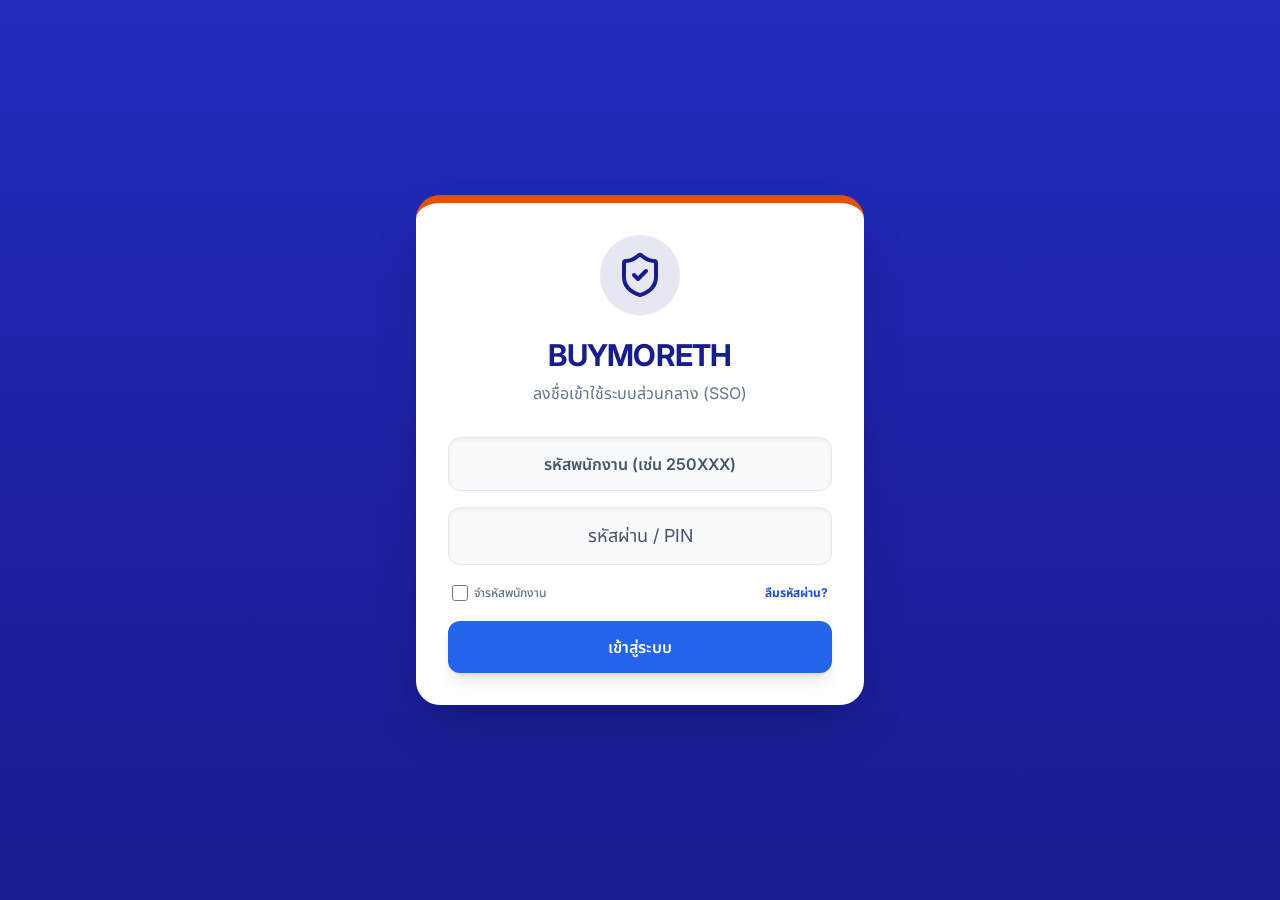
<file: index.html>
<!DOCTYPE html>
<html lang="th">
<head>
    <meta charset="UTF-8">
    <meta name="viewport" content="width=device-width, initial-scale=1.0">
    <!-- Update the inline script hash when changing the script below; tests/main-csp.test.cjs checks it. -->
    <meta http-equiv="Content-Security-Policy" content="script-src 'self' https://static.line-scdn.net 'sha256-RWPeEC8nJPKHAwDxTjdJvuiiZhKWHppwvALy6yRUFOM='; object-src 'none'; base-uri 'self'">
    <link rel="icon" href="assets/icons/bm.svg" type="image/svg+xml">
    <link rel="apple-touch-icon" href="assets/icons/bm-192-v20261001-07.png">
    <link rel="manifest" href="manifest.webmanifest">
    <meta name="theme-color" content="#2563eb">
    <title>BUYMORETH | ศูนย์รวมระบบงาน</title>
    <link rel="stylesheet" href="css/bm-tokens.css?v=20261013.02">
    <link rel="stylesheet" href="css/unified-shell.css?v=20261013.02">
    <script src="js/akra-shell-bridge.js?v=20261006.03"></script>
    <script src="js/session-expiry.js?v=20261029.01"></script>
    <script src="js/session-renewal.js?v=20261112.01"></script>
    <script src="js/bm-dialog.js?v=20261014.01"></script>
    <script src="js/unified-shell.js?v=20261112.01"></script>
    <script src="js/main-push.js?v=20261005.01"></script>
    <script src="js/permission-catalog.js?v=20261006.02"></script>
    <script src="js/user-permission-editor.js?v=20261013.02"></script>
    <script src="js/main-pwa.js?v=20261002.02" defer></script>
    <link rel="preconnect" href="https://hgxrrskztbpejirrdpbq.supabase.co">
    <link rel="preconnect" href="https://fonts.googleapis.com">
    <link rel="preconnect" href="https://fonts.gstatic.com" crossorigin>

    <!-- ฟอนต์ Inter + Noto Sans Thai -->
    <link id="main-fonts" href="https://fonts.googleapis.com/css2?family=Inter:wght@400;500;600;700;800&family=Noto+Sans+Thai:wght@300;400;500;600;700&display=swap" rel="stylesheet" media="print">
    <noscript><link href="https://fonts.googleapis.com/css2?family=Inter:wght@400;500;600;700;800&family=Noto+Sans+Thai:wght@300;400;500;600;700&display=swap" rel="stylesheet"></noscript>
    
    <!-- Tailwind CSS (precompiled; see tailwind.config.js / tailwind.src.css) -->
    <link rel="stylesheet" href="tailwind.css?v=20260917.02">

    <!-- Lucide Icons -->
    <script src="assets/lucide-0.468.0.min.js" defer></script>
    
    <style>
        .fade-in { animation: fadeIn 0.3s ease-out forwards; }
        .admin-overflow-guard { overflow-x: hidden; }
        #line-account-modal > section { max-height: 90vh; overflow-y: auto; }
        #user-count { background-color: #9a3412; }
        #line-profile-note { color: #b45309; }
        #line-profile-refresh-btn, #line-profile-login-btn { min-height: 44px; }
        #line-profile-refresh-btn:hover { background: #e2e8f0; }
        #line-profile-login-btn { display: inline-flex; align-items: center; justify-content: center; padding: 8px 12px; text-decoration: underline; text-underline-offset: 4px; }
        @media (min-width: 1024px) {
            #tab-content-users > article:first-child { width: calc((100% - 1.5rem) / 3); }
            #tab-content-users > article:last-child { width: calc((100% - 1.5rem) * 2 / 3); }
        }
        .authorization-switch:focus-visible + .authorization-switch-track {
            outline: 3px solid #E35205;
            outline-offset: 3px;
        }
        .authorization-details > summary { list-style: none; }
        .authorization-details > summary::-webkit-details-marker { display: none; }
        .authorization-details[open] .authorization-details-chevron { transform: rotate(180deg); }
        @keyframes fadeIn {
            from { opacity: 0; transform: translateY(10px); }
            to { opacity: 1; transform: translateY(0); }
        }
        
        .toast-slide-in { animation: slideInRight 0.4s cubic-bezier(0.68, -0.55, 0.265, 1.55) forwards; }
        .toast-fade-out { animation: fadeOutRight 0.3s ease-in forwards; }
        @keyframes slideInRight {
            from { transform: translateX(120%); opacity: 0; }
            to { transform: translateX(0); opacity: 1; }
        }
        @keyframes fadeOutRight {
            from { transform: translateX(0); opacity: 1; }
            to { transform: translateX(120%); opacity: 0; }
        }

        ::-webkit-scrollbar { width: 5px; height: 5px; }
        ::-webkit-scrollbar-track { background: transparent; }
        ::-webkit-scrollbar-thumb { background: #cbd5e1; border-radius: 10px; }
        ::-webkit-scrollbar-thumb:hover { background: #94a3b8; }
        
        .role-card.active {
            border-color: #E35205;
            background-color: #fffaf5;
            box-shadow: 0 4px 15px -3px rgba(227, 82, 5, 0.15);
        }
        .role-card.active .icon-bg { background-color: #E35205; color: white; }
        
        .app-preview-card { transition: all 0.3s ease; filter: grayscale(100%) opacity(40%); }
        .app-preview-card.unlocked { filter: grayscale(0%) opacity(100%); transform: translateY(-2px); border-color: #171C8F; }

        :root { --main-font: 'Inter', 'Noto Sans Thai', system-ui, sans-serif; --main-navy: #0f172a; --main-blue: var(--bm-primary); --main-ink: #17243b; --main-muted: #58677d; --main-line: #e3e8ef; --main-canvas: #f5f7fb; }
        #login-btn, #submit-change-pwd-btn { background: var(--bm-primary); color: var(--bm-on-primary); }
        #login-btn:hover, #submit-change-pwd-btn:hover { background: var(--bm-primary-hover); }
        .min-h-\[44px\] { min-height: 44px; }
        #forgot-password-btn { color: var(--bm-primary-hover); }
        #login-form input::placeholder { color: var(--bm-text-secondary); }
        #login-form input[aria-invalid="true"] { border-color: var(--bm-error); }
        #login-error { color: var(--bm-error); background: var(--bm-surface-muted); border: 1px solid var(--bm-border); border-radius: var(--bm-radius-sm); padding: var(--bm-space-3); font-size: var(--bm-text-sm); }
        #login-error[hidden] { display: none !important; }
        #login-form :is(input, button):focus-visible { outline: 3px solid var(--bm-focus); outline-offset: 3px; }
        body.main-admin-active { display: block; padding: 0; background: var(--main-canvas); }
        body.main-admin-active #admin-section { width: 100%; max-width: none; height: 100vh; max-height: none; padding: 28px 32px 28px 272px; }
        .main-admin-sidebar .main-portal-controls { display: grid; gap: 8px; }
        #admin-section > header { border: 1px solid var(--bm-border); box-shadow: none; flex-wrap: wrap; }
        #admin-section :is(#btn-save-user, #save-role-access-btn, #save-user-permissions-btn, #back-to-dash-btn) { background: var(--bm-primary); color: var(--bm-on-primary); }
        #admin-section :is(#btn-save-user, #save-role-access-btn, #save-user-permissions-btn, #back-to-dash-btn):hover { background: var(--bm-primary-hover); }
        @media (max-width: 1024px) { body.main-admin-active .main-admin-sidebar { display: none; } body.main-admin-active #admin-section { padding: 16px; height: auto; min-height: 100vh; } }
        body { font-family: var(--main-font); }
        body.main-dashboard-active { display: block; padding: 0; background: var(--main-canvas); }
        body.main-dashboard-active #dashboard-section { width: 100%; max-width: none; min-height: 100vh; padding: 0 0 32px 240px; position: relative; }
        #dashboard-section ::selection { background: #dbeafe; color: #172554; }
        #dashboard-section :is(button, a):focus-visible { outline: 3px solid #e35205; outline-offset: 3px; }
        .main-sidebar { position: fixed; inset: 0 auto 0 0; width: 240px; display: flex; flex-direction: column; background: var(--main-navy); color: #d6e0ef; z-index: 30; }
        .main-brand-lockup { min-height: 92px; display: flex; align-items: center; gap: 12px; padding: 24px; border-bottom: 1px solid #243047; }
        .main-brand-mark { display: grid; place-items: center; width: 40px; height: 40px; flex-shrink: 0; color: #fff; background: #2563eb; border-radius: 10px; font-size: 16px; font-weight: 800; }
        .main-brand-copy { display: flex; flex-direction: column; gap: 3px; }
        .main-brand-copy strong { color: #fff; font-size: 15px; font-weight: 700; }
        .main-brand-copy small { color: #abbcd5; font-size: 11px; }
        .main-portal-controls { padding: 26px 14px; }
        .main-category-tabs { display: flex; flex-direction: column; gap: 8px; }
        .main-cat-tab { width: 100%; display: flex; align-items: center; gap: 12px; padding: 13px 14px; min-height: 48px; border: 0; border-radius: 8px; color: #c5d1e4; background: transparent; text-align: left; font-family: var(--main-font); font-size: 13px; font-weight: 600; cursor: pointer; transition: background .18s ease, color .18s ease; }
        .main-cat-tab svg { width: 18px; height: 18px; flex-shrink: 0; }
        .main-cat-tab:hover { background: #1e2b42; color: #fff; }
        .main-cat-tab.active { background: var(--main-blue); color: #fff; }
        .main-sidebar-footer { margin-top: auto; padding: 22px 24px; border-top: 1px solid #243047; font-size: 12px; line-height: 1.8; color: #a9bad4; }
        .main-sidebar-footer strong { display: block; color: #e4ebf7; font-weight: 600; }
        .main-sidebar-footer span { display: inline-block; width: 6px; height: 6px; margin-right: 7px; border-radius: 50%; background: #e35205; }
        .main-dashboard-topbar { position: relative; z-index: 40; min-height: 76px; display: flex; align-items: center; justify-content: space-between; gap: 16px; padding: 14px 32px; color: var(--main-ink); background: #fff; border-bottom: 1px solid var(--main-line); }
        .main-topbar-title { font-size: 15px; font-weight: 700; white-space: nowrap; }
        .main-topbar-title small { display: block; color: var(--main-muted); font-size: 11px; font-weight: 400; margin-top: 3px; }
        .main-dashboard-actions, .account-actions-menu { display: flex; align-items: center; gap: 8px; min-width: 0; }
        .main-nav-user { display: flex; align-items: center; gap: 8px; padding-right: 8px; }
        .main-nav-user__dot { width: 7px; height: 7px; flex-shrink: 0; border-radius: 50%; background: #059669; }
        .main-nav-user__text { color: #334155; font-size: 12px; font-weight: 600; }
        .main-nav-role-badge { display: inline-block; margin-left: 6px; padding: 2px 6px; color: #1e40af; border-radius: 4px; background: #eff6ff; font-size: 10px; font-weight: 600; }
        .main-dashboard-action { position: relative; display: flex; align-items: center; justify-content: center; gap: 7px; min-height: 40px; padding: 0 11px; border: 1px solid var(--main-line); border-radius: 7px; color: #46566f; background: #fff; font-size: 12px; font-weight: 600; transition: background .18s ease, color .18s ease; }
        .main-dashboard-action:hover { background: #eff6ff; color: #1e40af; border-color: #b8cdf5; }
        .main-dashboard-action.hidden { display: none; }
        .main-dashboard-action--danger { color: #b42332; }
        .main-dashboard-action--danger:hover { color: #9f1239; background: #fff1f2; border-color: #fecdd3; }
        .hidden-desktop { display: none !important; }
        .main-dashboard-content { max-width: 1240px; margin: 0 auto; padding: 36px 32px 0; }
        .main-dashboard-intro { margin-bottom: 30px; }
        .main-dashboard-intro h1 { margin: 0; color: var(--main-ink); font-size: 26px; font-weight: 700; line-height: 1.5; }
        .main-dashboard-intro h1 span { color: #1e3a8a; }
        .main-dashboard-intro p { margin: 6px 0 0; color: var(--main-muted); font-size: 14px; line-height: 1.7; }
        .main-pwa-install { display: inline-flex; align-items: center; justify-content: center; gap: 7px; min-height: 40px; margin-top: 16px; padding: 0 14px; border: 1px solid var(--main-line); border-radius: 10px; background: #fff; color: var(--main-ink); font: inherit; font-size: 13px; font-weight: 700; cursor: pointer; }
        .main-pwa-install:hover { border-color: #2563eb; color: #1d4ed8; }
        .main-pwa-install:focus-visible { outline: 3px solid #e35205; outline-offset: 3px; }
        .main-pwa-install[hidden] { display: none; }
        .main-pwa-install-help { margin: 0 0 16px; color: var(--main-muted); font-size: 13px; line-height: 1.7; }
        .main-pwa-install-help summary { width: max-content; max-width: 100%; color: #234784; font-weight: 600; cursor: pointer; text-underline-offset: 3px; }
        .main-pwa-install-help summary:focus-visible { outline: 3px solid #e35205; outline-offset: 3px; border-radius: 3px; }
        .main-pwa-install-help__body { display: grid; gap: 7px; max-width: 72ch; margin-top: 8px; padding: 12px 14px; border: 1px solid var(--main-line); border-radius: 10px; background: #f8fafc; }
        .main-pwa-install-help__body p { margin: 0; }
        .main-pwa-install-help__note { color: var(--main-muted); }
        .main-gr-push { display: flex; flex-wrap: wrap; align-items: center; gap: 10px 16px; margin-top: 18px; padding: 12px 14px; border: 1px solid var(--main-line); border-radius: 10px; background: #f8fafc; }
        .main-gr-push[hidden] { display: none; }
        .main-gr-push .main-pwa-install { margin-top: 0; flex-shrink: 0; }
        .main-gr-push .main-pwa-install:disabled { cursor: default; opacity: .6; }
        .main-gr-push p { margin: 0; flex: 1 1 240px; color: var(--main-muted); font-size: 13px; line-height: 1.7; }
        .main-launcher-head { display: flex; align-items: center; justify-content: space-between; gap: 16px; margin-bottom: 18px; padding-bottom: 16px; border-bottom: 1px solid var(--main-line); }
        .main-launcher-head h2 { margin: 0; color: var(--main-ink); font-size: 16px; font-weight: 700; }
        .main-launcher-actions { display: flex; align-items: center; gap: 12px; }
        .main-section-count { padding: 4px 10px; border-radius: 6px; background: #eaf0fb; color: #234784; font-size: 12px; font-weight: 600; white-space: nowrap; font-variant-numeric: tabular-nums; }
        #app-grid { display: grid; grid-template-columns: repeat(3, minmax(0, 1fr)); gap: 18px; }
        .main-app-card { position: relative; min-height: 172px; display: flex; flex-direction: column; gap: 18px; padding: 22px; text-align: left; border: 1px solid var(--main-line); border-radius: 12px; background: #fff; color: inherit; cursor: pointer; transition: border-color .18s ease, background .18s ease; }
        .main-app-card:hover { border-color: #94b5ed; background: #fbfdff; }
        .main-app-card:active { background: #eff6ff; }
        .main-app-card__top { display: flex; align-items: center; justify-content: space-between; gap: 12px; }
        .main-app-logo { display: grid; place-items: center; width: 44px; height: 44px; border-radius: 10px; flex-shrink: 0; }
        .main-app-logo svg { width: 24px; height: 24px; }
        .main-app-logo[data-app-id="app-w5"] { color: #2563eb; border: 1px solid #bfdbfe; background: #eff6ff; }
        .main-app-logo[data-app-id="app-trd"] { color: #7c3aed; border: 1px solid #ddd6fe; background: #f5f3ff; }
        .main-app-logo[data-app-id="app-gr"] { color: #059669; border: 1px solid #a7f3d0; background: #ecfdf5; }
        .main-app-logo[data-app-id="app-pr"] { color: #d97706; border: 1px solid #fde68a; background: #fffbeb; }
        .main-app-logo[data-app-id="app-pick"] { color: #e11d48; border: 1px solid #fecdd3; background: #fff1f2; }
        .main-app-logo[data-app-id="app-tracking"] { color: #0284c7; border: 1px solid #bae6fd; background: #f0f9ff; }
        .main-app-logo[data-app-id="app-damage"] { color: #c026d3; border: 1px solid #f5d0fe; background: #fdf4ff; }
        .main-app-logo[data-app-id="app-kpi"] { color: #0d9488; border: 1px solid #99f6e4; background: #f0fdfa; }
        .main-app-logo[data-app-id="app-manual"] { color: #475569; border: 1px solid #cbd5e1; background: #f8fafc; }
        .main-app-card__arrow { width: 18px; height: 18px; color: #64748b; }
        .main-app-card:hover .main-app-card__arrow { color: #2563eb; }
        .main-app-card__copy { display: flex; flex-direction: column; gap: 5px; min-width: 0; }
        .main-app-card__title { margin: 0; color: var(--main-ink); font-size: 15px; font-weight: 700; line-height: 1.65; overflow-wrap: anywhere; }
        .main-app-card__type { margin: 0; color: var(--main-muted); font-size: 12px; line-height: 1.65; }
        .main-app-empty { grid-column: 1 / -1; padding: 56px 20px; color: var(--main-muted); text-align: center; background: #fff; border: 1px solid var(--main-line); border-radius: 12px; }
        .main-app-empty h3 { color: var(--main-ink); font-size: 16px; font-weight: 700; margin-top: 12px; }
        .main-app-empty p { color: var(--main-muted); }
        .main-dashboard-footer { padding-top: 30px; color: var(--main-muted); font-size: 11px; text-align: center; }
        @media (max-width: 1250px) {
            .main-dashboard-action__label, #line-status-badge { display: none; }
            .main-dashboard-action { width: 40px; padding: 0; }
            .main-dashboard-topbar { padding-inline: 24px; }
            .main-dashboard-content { padding-inline: 24px; }
            #app-grid { grid-template-columns: repeat(2, minmax(0, 1fr)); }
        }
        @media (max-width: 768px) {
            body.main-dashboard-active #dashboard-section { display: flex; flex-direction: column; padding: 0 0 24px; }
            body.main-dashboard-active #dashboard-section.hidden { display: none; }
            .main-dashboard-topbar { order: -2; min-height: 68px; padding: 12px 16px; gap: 12px; }
            .main-topbar-title { font-size: 14px; }
            .main-topbar-title small { font-size: 10px; }
            .main-sidebar { position: static; width: auto; display: block; background: transparent; z-index: auto; order: -1; }
            .main-sidebar .main-brand-lockup, .main-sidebar-footer { display: none; }
            .main-portal-controls { padding: 18px 16px 0; }
            .main-category-tabs { display: grid; grid-template-columns: repeat(2, minmax(0, 1fr)); gap: 8px; }
            .main-cat-tab { gap: 8px; padding: 12px; min-height: 48px; font-size: 12px; color: #40516c; background: #fff; border: 1px solid var(--main-line); }
            .main-cat-tab:hover { background: #eaf0fb; color: #1e40af; }
            .main-cat-tab.active { background: #2563eb; border-color: #2563eb; color: #fff; }
            .main-cat-tab svg { width: 16px; height: 16px; }
            .main-nav-user { display: none; }
            .hidden-desktop { display: flex !important; }
            .main-dashboard-actions { position: relative; }
            .main-dashboard-action { width: auto; min-height: 44px; padding: 0 12px; }
            .main-dashboard-action__label { display: inline-block; }
            .account-actions-menu { display: none; flex-direction: column; position: absolute; top: calc(100% + 8px); right: 0; width: 220px; padding: 8px; background: #fff; border: 1px solid var(--main-line); border-radius: 10px; box-shadow: 0 12px 30px rgba(15,23,42,.14); z-index: 100; }
            .account-actions-menu.is-open { display: flex; }
            .account-actions-menu .main-dashboard-action { width: 100%; justify-content: flex-start; border-color: transparent; }
            .main-dashboard-content { width: 100%; padding: 24px 16px 0; }
            .main-dashboard-intro { margin-bottom: 24px; }
            .main-launcher-actions { flex-wrap: wrap; justify-content: flex-end; }
            .main-dashboard-intro h1 { font-size: 22px; line-height: 1.55; }
            .main-dashboard-intro p { font-size: 13px; }
            .main-launcher-head { margin-bottom: 14px; padding-bottom: 12px; }
            .main-launcher-head h2 { font-size: 14px; }
            #app-grid { gap: 12px; }
            .main-app-card { padding: 15px; gap: 14px; min-height: 166px; }
            .main-app-card__title { font-size: 14px; }
            .main-app-card__type { font-size: 12px; }
            .main-app-logo { width: 38px; height: 38px; }
            .main-app-logo svg { width: 21px; height: 21px; }
        }
        @media (max-width: 360px) {
            #app-grid { grid-template-columns: 1fr; }
            .main-app-card { flex-direction: row; align-items: center; min-height: 92px; }
            .main-app-card__arrow { display: none; }
            .main-cat-tab { padding: 10px 8px; gap: 6px; }
        }
        @media (prefers-reduced-motion: reduce) {
            #dashboard-section.fade-in { animation: none; }
            #dashboard-section * { transition: none !important; }
        }
    </style>
</head>
<body class="bg-gradient-to-b from-[#232abc] to-brand-blue min-h-screen text-slate-800 flex items-center justify-center p-4">

    <div id="toast-container" class="fixed top-5 right-5 z-50 flex flex-col gap-3" aria-live="polite" aria-atomic="true"></div>

    <!-- 0. ส่วนตรวจสอบเซสชันเริ่มต้น -->
    <main id="boot-section" class="w-full max-w-md fade-in">
        <section class="bg-white rounded-3xl p-8 shadow-2xl text-center border-t-8 border-t-brand-orange relative overflow-hidden">
            <div class="w-12 h-12 mx-auto mb-5 rounded-full border-4 border-brand-blue/20 border-t-brand-orange animate-spin"></div>
            <h1 class="text-3xl font-bold mb-2 text-brand-blue tracking-tight">BUYMORETH</h1>
            <p class="text-slate-500">กำลังตรวจสอบเซสชัน...</p>
        </section>
    </main>

    <!-- 1. ส่วนลงชื่อเข้าใช้ (Login Section) -->
    <main id="login-section" class="w-full max-w-md hidden fade-in">
        <section class="bg-white rounded-3xl p-8 shadow-2xl text-center border-t-8 border-t-brand-orange relative overflow-hidden">
            <div class="bg-brand-blue/10 p-4 rounded-full inline-block mb-4 shadow-sm">
                <i data-lucide="shield-check" class="w-12 h-12 text-brand-blue"></i>
            </div>
            <h1 class="text-3xl font-bold mb-2 text-brand-blue tracking-tight">BUYMORETH</h1>
            <p class="text-slate-500 mb-8">ลงชื่อเข้าใช้ระบบส่วนกลาง (SSO)</p>

            <form id="login-form" class="space-y-5" novalidate>
                <div class="space-y-4">
                    <div class="relative">
                        <label for="username-input" class="sr-only">รหัสพนักงาน</label>
                        <input type="text" id="username-input" name="username" placeholder="รหัสพนักงาน (เช่น 250XXX)"
                            class="w-full px-4 py-3.5 rounded-xl bg-slate-50 border border-slate-200 focus:outline-none focus:border-brand-blue focus:ring-2 focus:ring-brand-blue/20 text-center text-base font-semibold text-brand-blue transition-all shadow-inner placeholder:text-slate-400"
                            required autocomplete="username" inputmode="numeric" aria-describedby="login-error">
                    </div>
                    <div class="relative">
                        <label for="password-input" class="sr-only">รหัสผ่านหรือ PIN</label>
                        <input type="password" id="password-input" name="password" placeholder="รหัสผ่าน / PIN"
                            class="w-full px-4 py-3.5 rounded-xl bg-slate-50 border border-slate-200 focus:outline-none focus:border-brand-blue focus:ring-2 focus:ring-brand-blue/20 text-center text-lg tracking-widest text-brand-blue transition-all shadow-inner placeholder:text-slate-400 placeholder:tracking-normal"
                            required autocomplete="current-password" aria-describedby="login-error">
                    </div>
                </div>
                <div class="flex justify-between items-center px-1 text-xs select-none">
                    <label class="inline-flex items-center text-slate-500 font-medium cursor-pointer">
                        <input type="checkbox" id="remember-id-checkbox" class="rounded border-slate-300 text-brand-orange focus:ring-brand-orange/20 mr-1.5 w-4 h-4 accent-brand-orange">
                        <span>จำรหัสพนักงาน</span>
                    </label>
                    <button type="button" id="forgot-password-btn" class="font-bold transition-colors">ลืมรหัสผ่าน?</button>
                </div>
                <button type="submit" id="login-btn" 
                    class="w-full text-white font-semibold py-3.5 px-4 rounded-xl transition-all transform hover:scale-[1.02] active:scale-95 flex justify-center items-center shadow-lg disabled:opacity-70 disabled:transform-none">
                    <span id="login-btn-text">เข้าสู่ระบบ</span>
                </button>
                <p id="login-error" role="alert" aria-live="assertive" tabindex="-1" hidden></p>
            </form>
        </section>
    </main>

    <!-- 2. ส่วนหน้าหลัก (Dashboard Section) -->
    <main id="dashboard-section" class="w-full max-w-6xl hidden fade-in py-8">
        <aside class="main-sidebar" aria-label="เมนูระบบงาน">
            <div class="main-brand-lockup"><div class="main-brand-mark" aria-hidden="true">BM</div><div class="main-brand-copy"><strong>BUYMORETH</strong><small>ระบบงานภายในองค์กร</small></div></div>
            <section class="main-portal-controls" id="main-portal-controls">
                <div class="main-category-tabs" id="main-category-tabs" role="tablist" aria-label="หมวดหมู่แอปพลิเคชัน">
                    <button type="button" class="main-cat-tab active" data-category="all" role="tab" aria-selected="true"><i data-lucide="layout-grid" aria-hidden="true"></i>ทั้งหมด</button>
                    <button type="button" class="main-cat-tab" data-category="warehouse" role="tab" aria-selected="false"><i data-lucide="warehouse" aria-hidden="true"></i>คลังสินค้า & ขนส่ง</button>
                    <button type="button" class="main-cat-tab" data-category="procurement" role="tab" aria-selected="false"><i data-lucide="clipboard-check" aria-hidden="true"></i>จัดซื้อ & ตรวจรับ</button>
                    <button type="button" class="main-cat-tab" data-category="analytics" role="tab" aria-selected="false"><i data-lucide="chart-no-axes-combined" aria-hidden="true"></i>รายงาน & มาตรฐาน</button>
                </div>
            </section>
            <div class="main-sidebar-footer"><strong><span aria-hidden="true"></span>BUYMORETH</strong>ศูนย์รวมระบบงาน BUYMORETH</div>
        </aside>
        <div class="main-dashboard-topbar">
            <div class="main-topbar-title">หน้าหลัก<small>ศูนย์รวมระบบงาน BUYMORETH</small></div>
            <nav class="main-dashboard-actions" aria-label="เมนูผู้ใช้งานระบบ">
                <div class="main-nav-user"><i class="main-nav-user__dot" aria-hidden="true"></i><span id="user-name-display" class="main-nav-user__text"><strong>ADMIN</strong> · SESSION ACTIVE</span></div>
                
                <button type="button" id="mobile-account-toggle" class="main-dashboard-action hidden-desktop" aria-expanded="false" aria-controls="account-actions-menu">
                    <i data-lucide="user" class="w-4 h-4"></i><span class="main-dashboard-action__label">บัญชี</span>
                </button>
                
                <div id="account-actions-menu" class="account-actions-menu">
                    <button type="button" id="line-account-btn" class="main-dashboard-action" title="การเชื่อมต่อ LINE" aria-label="การเชื่อมต่อ LINE"><i data-lucide="message-circle" class="w-4 h-4" id="line-account-icon"></i><span id="line-status-dot" class="w-2 h-2 rounded-full bg-slate-300 absolute top-1.5 right-1.5 hidden"></span><span id="line-status-badge" class="hidden text-xs font-semibold px-2 py-0.5 rounded-md bg-[#06c755]/15 text-[#06c755]"></span><span class="main-dashboard-action__label">LINE</span></button>
                    <a href="executive-dashboard.html" id="exec-btn" class="main-dashboard-action hidden" title="Executive Cockpit Dashboard" aria-label="Executive Cockpit Dashboard"><i data-lucide="bar-chart-3" class="w-4 h-4"></i><span class="main-dashboard-action__label">Executive</span></a>
                    <button type="button" id="admin-btn" class="main-dashboard-action hidden" title="จัดการผู้ใช้งาน" aria-label="จัดการผู้ใช้งาน"><i data-lucide="settings" class="w-4 h-4"></i><span class="main-dashboard-action__label">จัดการ</span></button>
                    <button type="button" id="change-pwd-btn" class="main-dashboard-action" title="เปลี่ยนรหัสผ่าน" aria-label="เปลี่ยนรหัสผ่าน"><i data-lucide="key-round" class="w-4 h-4"></i><span class="main-dashboard-action__label">เปลี่ยนรหัส</span></button>
                    <button type="button" id="logout-btn" class="main-dashboard-action main-dashboard-action--danger" title="ออกจากระบบ" aria-label="ออกจากระบบ"><i data-lucide="log-out" class="w-4 h-4"></i><span class="main-dashboard-action__label">ออกจากระบบ</span></button>
                </div>
            </nav>
        </div>

        <div class="main-dashboard-content">
            <header class="main-dashboard-intro">
                <h1>ระบบปฏิบัติการ <span>BUYMORETH</span></h1>
                <p>เลือกระบบที่คุณต้องการใช้งานจากรายการด้านล่าง</p>
            </header>

            <section class="main-launcher">
                <div class="main-launcher-head">
                    <h2>แอปพลิเคชันของคุณ</h2>
                    <div class="main-launcher-actions">
                        <span class="main-section-count"><span id="app-grid-count">10</span> ระบบ</span>
                        <a id="main-case-dashboard-link" class="main-pwa-install" href="./CaseDashboard/" hidden>CaseDashboard</a>
                        <button id="main-pwa-install" class="main-pwa-install" type="button" hidden>ติดตั้ง BUYMORETH</button>
                    </div>
                </div>
                <details id="main-pwa-install-help" class="main-pwa-install-help">
                    <summary>วิธีติดตั้ง BUYMORETH</summary>
                    <div class="main-pwa-install-help__body">
                        <p><strong>Windows · Chrome:</strong> เมนู ⋮ &gt; Cast, save, and share &gt; Install page as app…</p>
                        <p><strong>Windows · Edge:</strong> เมนู ⋯ &gt; More tools &gt; Apps &gt; Install this site as an app</p>
                        <p><strong>Android · Chrome:</strong> เมนู ⋮ &gt; Install and create shortcut &gt; Install</p>
                        <p class="main-pwa-install-help__note">ชื่อเมนูอาจต่างกันตามเวอร์ชันหรือข้อกำหนดของอุปกรณ์ หากไม่พบตัวเลือกติดตั้ง ให้ใช้ BUYMORETH ในเบราว์เซอร์ตามปกติหรือติดต่อผู้ดูแลระบบ</p>
                    </div>
                </details>
                <section id="app-grid" aria-label="แอปพลิเคชันที่เปิดใช้งานได้"></section>
                <section id="main-gr-push" class="main-gr-push" aria-label="แจ้งเตือนการรับสินค้า" hidden>
                    <button id="main-gr-push-toggle" class="main-pwa-install" type="button" aria-pressed="false" aria-describedby="main-gr-push-status" disabled>เปิดแจ้งเตือนรับสินค้า</button>
                    <p id="main-gr-push-status" role="status" aria-live="polite"></p>
                </section>
            </section>

            <footer class="main-dashboard-footer">© 2026 BUYMORETH</footer>
        </div>
    </main>

    <section id="unified-shell" hidden aria-label="พื้นที่ทำงาน BUYMORETH">
        <aside class="shell-sidebar" aria-label="เมนูแอปพลิเคชัน">
            <div class="shell-sidebar-brand">
                <span class="shell-sidebar-mark" aria-hidden="true">BM</span>
                <span><strong>BUYMORETH</strong><small>ศูนย์รวมระบบงาน</small></span>
            </div>
            <button type="button" id="shell-sidebar-home" class="shell-sidebar-home" title="กลับหน้าหลัก BUYMORETH">
                <svg aria-hidden="true" viewBox="0 0 24 24" focusable="false"><path d="m3 10 9-7 9 7"/><path d="M5 9.5V21h14V9.5"/><path d="M9 21v-7h6v7"/></svg>
                <span>หน้าหลัก</span>
            </button>
            <div class="shell-sidebar-heading">แอปและเมนูงาน</div>
            <nav id="shell-app-nav" class="shell-app-nav" aria-label="สลับแอปพลิเคชัน"></nav>
            <div class="shell-sidebar-footer"><span id="shell-sidebar-user"></span><small>สิทธิ์และเซสชันควบคุมโดย BUYMORETH</small></div>
        </aside>
        <div class="shell-workspace">
            <nav class="shell-toolbar" aria-label="เครื่องมือพื้นที่ทำงาน">
                <button type="button" id="shell-home" title="กลับหน้าหลัก" aria-label="กลับหน้าหลัก">
                    <svg aria-hidden="true" viewBox="0 0 24 24" focusable="false"><path d="m3 10 9-7 9 7"/><path d="M5 9.5V21h14V9.5"/><path d="M9 21v-7h6v7"/></svg>
                    <span>หน้าหลัก</span>
                </button>
                <button type="button" id="shell-apps" title="เลือกแอป" aria-label="เลือกแอป" aria-haspopup="dialog" aria-controls="shell-app-dialog" aria-expanded="false"><span>แอป</span></button>
                <label for="shell-module-select" class="sr-only">เลือกแอป</label>
                <select id="shell-module-select" hidden aria-hidden="true" tabindex="-1"></select>
                <div class="shell-app-context" aria-live="polite">
                    <strong id="shell-app-title">กำลังเปิดแอป</strong>
                    <span id="shell-user"></span>
                </div>
                <div class="shell-toolbar-actions">
                    <button type="button" id="shell-refresh" title="รีเฟรชแอป" aria-label="รีเฟรชแอป">
                        <svg aria-hidden="true" viewBox="0 0 24 24" focusable="false"><path d="M20 11a8 8 0 0 0-14.8-4L3 9"/><path d="M3 4v5h5"/><path d="M4 13a8 8 0 0 0 14.8 4L21 15"/><path d="M21 20v-5h-5"/></svg>
                        <span>รีเฟรช</span>
                    </button>
                    <button type="button" id="shell-admin" hidden title="จัดการสิทธิ์" aria-label="จัดการสิทธิ์">
                        <svg aria-hidden="true" viewBox="0 0 24 24" focusable="false"><path d="M12 3 4.5 6v5.5c0 4.8 3.2 7.9 7.5 9.5 4.3-1.6 7.5-4.7 7.5-9.5V6z"/><path d="m9 12 2 2 4-4"/></svg>
                        <span>สิทธิ์</span>
                    </button>
                    <button type="button" id="shell-logout" title="ออกจากระบบ" aria-label="ออกจากระบบ">
                        <svg aria-hidden="true" viewBox="0 0 24 24" focusable="false"><path d="M10 4H5v16h5"/><path d="m14 8 4 4-4 4"/><path d="M18 12H9"/></svg>
                        <span>ออกจากระบบ</span>
                    </button>
                </div>
            </nav>
            <p id="shell-status" role="status" aria-live="polite"></p>
            <button type="button" id="shell-retry" hidden>ลองเปิดอีกครั้ง</button>
            <div id="shell-frame-host"></div>
            <dialog id="shell-app-dialog" class="shell-app-dialog" aria-labelledby="shell-app-dialog-title">
                <div class="shell-app-dialog-heading"><h2 id="shell-app-dialog-title">เลือกแอป</h2><button type="button" id="shell-app-dialog-close" aria-label="ปิดรายการแอป">ปิด</button></div>
                <nav id="shell-mobile-app-nav" aria-label="แอปที่มีสิทธิ์ใช้งาน"></nav>
            </dialog>
        </div>
    </section>

    <!-- 3. ส่วนจัดการผู้ใช้งาน (Admin Section) -->
    <main id="admin-section" class="w-full max-w-7xl hidden fade-in py-6 h-screen max-h-[900px] flex flex-col admin-overflow-guard">
        <aside class="main-sidebar main-admin-sidebar" aria-label="เมนูจัดการระบบ">
            <div class="main-brand-lockup"><span class="main-brand-mark" aria-hidden="true">BM</span><div class="main-brand-copy"><strong>BUYMORETH</strong><small>จัดการระบบงาน</small></div></div>
            <nav class="main-portal-controls"><button type="button" id="admin-sidebar-home" class="main-cat-tab">หน้าหลัก</button><button type="button" id="admin-sidebar-users" class="main-cat-tab" aria-current="page">จัดการพนักงาน</button><button type="button" id="admin-sidebar-permissions" class="main-cat-tab">ตั้งค่าสิทธิ์</button></nav>
        </aside>
        <header class="flex flex-col sm:flex-row justify-between items-center mb-6 bg-white p-5 rounded-2xl shadow-lg shrink-0 gap-4 min-w-0">
            <h1 class="text-xl font-bold text-slate-800">จัดการผู้ใช้งานและสิทธิ์</h1>
            <div class="flex items-center gap-4 w-full sm:w-auto min-w-0">
                <div class="bg-slate-100 p-1.5 rounded-xl flex gap-1 shadow-inner shrink-0 overflow-x-auto w-full sm:w-auto min-w-0">
                    <button id="tab-btn-users" class="px-5 py-2 rounded-lg font-bold bg-white text-brand-blue shadow-sm transition-all flex items-center gap-2 whitespace-nowrap">
                        <i data-lucide="users" class="w-4 h-4"></i> จัดการพนักงาน
                    </button>
                    <button id="tab-btn-apps" class="px-5 py-2 rounded-lg font-medium text-slate-500 hover:text-brand-blue transition-all flex items-center gap-2 whitespace-nowrap">
                        <i data-lucide="shield-check" class="w-4 h-4"></i> ตั้งค่าสิทธิ์
                    </button>
                </div>
            </div>
            <div class="flex gap-3">
                <button id="refresh-data-btn" class="bg-slate-100 hover:bg-slate-200 text-slate-700 px-4 py-2 rounded-xl transition-colors flex items-center gap-2 font-medium">
                    <i data-lucide="refresh-cw" class="w-4 h-4" id="refresh-icon"></i> รีเฟรช
                </button>
                <button id="back-to-dash-btn" class="bg-brand-blue hover:bg-[#121670] text-white px-5 py-2 rounded-xl transition-colors flex items-center gap-2 shadow-md shadow-brand-blue/30 font-medium whitespace-nowrap">
                    <i data-lucide="arrow-left" class="w-4 h-4"></i> กลับหน้าหลัก
                </button>
            </div>
        </header>

        <!-- [TAB 1] จัดการสิทธิ์พนักงาน -->
        <section id="tab-content-users" class="flex flex-col lg:flex-row gap-6 flex-grow min-h-0">
            <article class="bg-white rounded-2xl shadow-xl border border-slate-200 flex flex-col w-full lg:w-1/3 shrink-0 overflow-hidden relative">
                <div class="p-5 border-b border-slate-100 bg-slate-50 flex flex-col gap-3">
                    <button id="btn-new-user" class="w-full bg-brand-blue/10 hover:bg-brand-blue hover:text-white text-brand-blue border border-brand-blue/20 font-semibold py-3 px-4 rounded-xl transition-all flex justify-center items-center gap-2 group">
                        <i data-lucide="user-plus" class="w-5 h-5 group-hover:scale-110 transition-transform"></i> เพิ่มผู้ใช้งานใหม่
                    </button>
                    <div class="relative">
                        <input type="text" id="search-input" placeholder="ค้นหา ID หรือ ชื่อ..." 
                            class="w-full pl-10 pr-4 py-2.5 rounded-xl bg-white border border-slate-200 focus:outline-none focus:border-brand-orange focus:ring-1 focus:ring-brand-orange text-sm transition-colors shadow-sm">
                        <i data-lucide="search" class="w-4 h-4 text-slate-400 absolute left-3.5 top-3"></i>
                    </div>
                    <div class="text-xs text-slate-500 font-medium flex justify-between">
                        <span>รายชื่อทั้งหมด</span>
                        <span id="user-count" class="bg-brand-orange text-white px-2 py-0.5 rounded-full">0</span>
                    </div>
                </div>
                
                <div id="interactive-user-list" class="flex-grow overflow-y-auto p-2 space-y-1 bg-slate-50/50"></div>

                <div id="list-loading-state" class="hidden absolute inset-0 bg-white/80 backdrop-blur-sm flex flex-col items-center justify-center z-10 text-brand-blue">
                    <i data-lucide="loader-2" class="w-8 h-8 animate-spin mb-2"></i>
                </div>
            </article>

            <article class="bg-white rounded-2xl shadow-xl border-t-8 border-t-brand-orange flex flex-col w-full lg:w-2/3 shrink-0 overflow-hidden">
                <div id="empty-selection-state" class="flex flex-col items-center justify-center h-full text-slate-400 p-10">
                    <div class="w-24 h-24 bg-slate-50 rounded-full flex items-center justify-center mb-6 shadow-inner">
                        <i data-lucide="mouse-pointer-click" class="w-10 h-10 text-slate-300"></i>
                    </div>
                    <h3 class="text-xl font-bold text-slate-500 mb-2">เลือกผู้ใช้งานจากเมนูด้านซ้าย</h3>
                    <p class="text-sm">เพื่อดูและจัดการสิทธิ์กลุ่มที่ผู้ใช้นี้อยู่</p>
                </div>

                <form id="interactive-form" class="hidden flex flex-col h-full" novalidate>
                    <div class="p-6 border-b border-slate-100 bg-slate-50/80 flex flex-col sm:flex-row gap-4 items-start sm:items-center justify-between shrink-0">
                        <div class="flex items-center gap-4 w-full sm:w-auto">
                            <div class="w-14 h-14 bg-brand-blue text-white rounded-2xl flex items-center justify-center text-xl font-bold shadow-md" id="editor-avatar">?</div>
                            <div class="flex-grow flex flex-col gap-2">
                                <input type="text" id="editor-name" placeholder="ชื่อพนักงาน" required
                                    class="text-xl font-bold bg-transparent border-b-2 border-slate-200 focus:border-brand-orange focus:outline-none uppercase w-full max-w-[200px] pb-1 transition-colors text-brand-blue placeholder:text-slate-300">
                                <input type="text" id="editor-id" placeholder="รหัสพนักงาน (ID)" required
                                    class="text-sm text-slate-500 bg-transparent border-none focus:outline-none focus:ring-0 p-0 w-full font-mono placeholder:text-slate-300">
                            </div>
                        </div>
                        <div class="flex gap-2">
                            <button type="button" id="btn-delete-user" class="hidden p-2.5 text-red-500 hover:bg-red-50 rounded-xl transition-colors border border-red-100" title="ลบผู้ใช้นี้">
                                <i data-lucide="trash-2" class="w-5 h-5"></i>
                            </button>
                            <button type="button" id="btn-reset-user-pwd" class="hidden p-2.5 text-brand-orange hover:bg-orange-50 rounded-xl transition-colors border border-brand-orange/10" title="รีเซ็ตรหัสผ่านพนักงาน">
                                <i data-lucide="key-round" class="w-5 h-5"></i>
                            </button>
                            <button type="submit" id="btn-save-user" class="bg-brand-orange hover:bg-[#c94804] text-white px-6 py-2.5 rounded-xl font-semibold shadow-md shadow-brand-orange/20 transition-all flex items-center gap-2">
                                <i data-lucide="save" class="w-4 h-4"></i> <span id="save-btn-text">บันทึกข้อมูล</span>
                            </button>
                        </div>
                    </div>

                    <p id="user-profile-status" role="status" aria-live="polite" class="text-sm text-slate-600 px-6 py-3"></p>
                    <div class="flex-grow overflow-y-auto p-6 flex flex-col gap-8 bg-white">
                        <div>
                            <div class="flex justify-between items-end mb-4">
                                <div>
                                    <h3 class="text-lg font-bold text-slate-800 flex items-center gap-2"><i data-lucide="check-square" class="w-5 h-5 text-brand-orange"></i> 1. นำผู้ใช้เข้ากลุ่ม (Roles)</h3>
                                    <p class="text-sm text-slate-500 mt-1">คลิกเพื่อเพิ่ม/ลดผู้ใช้นี้ออกจากกลุ่มต่างๆ</p>
                                </div>
                                <p id="role-error-msg" class="text-red-500 text-sm font-medium hidden animate-pulse">กรุณาเลือกอย่างน้อย 1 กลุ่ม!</p>
                            </div>
                            <div id="interactive-role-grid" class="grid grid-cols-2 md:grid-cols-3 lg:grid-cols-5 gap-3"></div>
                        </div>

                        <div class="bg-slate-50 rounded-2xl p-5 border border-slate-100 shadow-inner mt-auto">
                            <h3 class="text-sm font-bold text-slate-600 mb-4 flex items-center gap-2">
                                <i data-lucide="eye" class="w-4 h-4"></i> 2. ผลลัพธ์: แอปพลิเคชันที่ใช้งานได้
                            </h3>
                            <div id="interactive-app-preview" class="grid grid-cols-2 sm:grid-cols-4 lg:grid-cols-8 gap-3"></div>
                        </div>
                        <section aria-labelledby="user-permissions-title" class="border-t border-slate-200 pt-5">
                            <h3 id="user-permissions-title" class="text-lg font-semibold text-slate-800">สิทธิ์ย่อยเฉพาะบุคคล</h3>
                            <p class="text-sm text-slate-600 mt-2">ช่องเลือกคือสิทธิ์ที่เพิ่มให้คนนี้โดยตรง ไม่ใช่การห้ามสิทธิ์จากบทบาท หากต้องการลดสิทธิ์ที่ได้จากบทบาท ให้แก้สิทธิ์บทบาทหรือเปลี่ยนบทบาทแล้วบันทึกก่อน</p>
                            <p id="user-permissions-status" role="status" aria-live="polite" class="text-sm text-slate-600 mt-3"></p>
                            <div id="user-permissions-editor"></div>
                            <button id="save-user-permissions-btn" type="button" disabled class="mt-4 bg-brand-blue text-white px-5 py-3 rounded-xl font-semibold disabled:opacity-50 focus-visible:outline focus-visible:outline-2 focus-visible:outline-offset-2">บันทึกสิทธิ์เฉพาะบุคคล</button>
                        </section>
                    </div>
                </form>
            </article>
        </section>

        <!-- [TAB 2] ตั้งค่าสิทธิ์แบบรวม -->
        <section id="tab-content-apps" class="hidden flex flex-col flex-grow bg-white rounded-2xl shadow-xl border border-brand-blue/20 overflow-y-auto p-6 min-h-0">
            <div class="mb-6 p-5 bg-slate-50 border border-slate-200 rounded-2xl">
                <div class="flex flex-col sm:flex-row justify-between items-start sm:items-center gap-4 mb-4">
                    <div>
                        <h3 class="text-xl font-bold text-brand-blue flex items-center gap-2">
                            <i data-lucide="user-cog" class="w-6 h-6 text-brand-orange"></i> ตั้งค่าสิทธิ์การใช้งาน
                        </h3>
                        <p class="text-slate-500 text-sm mt-1">เลือก Role แล้วกำหนดการเห็นแอปและสิทธิ์ย่อยจากที่เดียว</p>
                    </div>
                    <div class="flex flex-col sm:flex-row gap-3 w-full sm:w-auto">
                        <select id="role-access-selector" aria-describedby="authorization-load-status" class="px-4 py-2.5 rounded-xl bg-white border border-slate-200 text-brand-blue font-semibold min-w-[180px]" disabled></select>
                        <button id="save-role-access-btn" class="bg-brand-orange hover:bg-[#c94804] text-white px-6 py-2.5 rounded-xl font-semibold shadow-md transition-all flex items-center justify-center gap-2 shrink-0" disabled>
                            <i data-lucide="save" class="w-4 h-4"></i> บันทึกสิทธิ์
                        </button>
                    </div>
                </div>
                <p id="authorization-load-status" role="status" aria-live="polite" class="text-sm text-slate-500 mb-3">กำลังโหลดสิทธิ์ล่าสุด...</p>
                <div id="role-access-editor" class="grid grid-cols-1 md:grid-cols-2 gap-3"></div>
            </div>

            <div class="mt-auto p-4 bg-orange-50 text-[#9a3412] rounded-xl text-sm flex items-start gap-3">
                <i data-lucide="info" class="w-5 h-5 shrink-0 mt-0.5"></i>
                <p><b>วิธีใช้:</b> ปิดการเข้าแอปจะปิดสิทธิ์ย่อยของ Role นั้นด้วย ส่วนการเปิดสิทธิ์ย่อยจะเปิดสิทธิ์เข้าแอปให้โดยอัตโนมัติ และคอลัมน์ ADMIN จะถูกล็อกไว้เสมอ</p>
            </div>
        </section>
    </main>

    <!-- 4. Modal เปลี่ยนรหัสผ่าน (Change Password Modal) -->
    <div id="change-password-modal" class="fixed inset-0 z-50 flex items-center justify-center bg-brand-blue/60 backdrop-blur-sm hidden fade-in p-4" role="dialog" aria-modal="true" aria-labelledby="change-password-title">
        <section class="bg-white rounded-3xl p-6 sm:p-8 max-w-md w-full shadow-2xl border-t-8 border-t-brand-orange relative overflow-hidden">
            <button type="button" id="close-pwd-modal-btn" class="absolute top-4 right-4 text-slate-400 hover:text-slate-600 transition-colors" aria-label="ปิดหน้าต่างเปลี่ยนรหัสผ่าน">
                <i data-lucide="x" class="w-6 h-6"></i>
            </button>
            <div class="text-center mb-6">
                <div class="bg-brand-orange/10 p-3.5 rounded-full inline-block mb-3">
                    <i data-lucide="key-round" class="w-8 h-8 text-brand-orange"></i>
                </div>
                <h3 id="change-password-title" class="text-2xl font-bold text-brand-blue">เปลี่ยนรหัสผ่านใหม่</h3>
                <p class="text-slate-500 text-xs mt-1">รหัสผ่านใหม่ต้องมีความยาวอย่างน้อย 6 ตัวอักษร</p>
            </div>
            <form id="change-pwd-form" class="space-y-4" novalidate>
                <div>
                    <label for="curr-pwd-input" class="block text-xs font-semibold text-slate-600 mb-1.5 ml-1">รหัสผ่านปัจจุบัน (เข้าครั้งแรกใช้รหัสพนักงาน)</label>
                    <input type="password" id="curr-pwd-input" name="current-password" placeholder="กรอกรหัสผ่านปัจจุบัน" required autocomplete="current-password"
                        class="w-full px-4 py-2.5 rounded-xl bg-slate-50 border border-slate-200 focus:outline-none focus:border-brand-blue focus:ring-1 focus:ring-brand-blue/20 text-sm transition-colors shadow-inner">
                </div>
                <div>
                    <label for="new-pwd-input" class="block text-xs font-semibold text-slate-600 mb-1.5 ml-1">รหัสผ่านใหม่ (อย่างน้อย 6 ตัวอักษร)</label>
                    <input type="password" id="new-pwd-input" name="new-password" placeholder="กรอกรหัสผ่านใหม่อย่างน้อย 6 ตัวอักษร" minlength="6" required autocomplete="new-password"
                        class="w-full px-4 py-2.5 rounded-xl bg-slate-50 border border-slate-200 focus:outline-none focus:border-brand-blue focus:ring-1 focus:ring-brand-blue/20 text-sm transition-colors shadow-inner">
                </div>
                <div>
                    <label for="confirm-pwd-input" class="block text-xs font-semibold text-slate-600 mb-1.5 ml-1">ยืนยันรหัสผ่านใหม่</label>
                    <input type="password" id="confirm-pwd-input" name="confirm-password" placeholder="กรอกรหัสผ่านใหม่อีกครั้ง" minlength="6" required autocomplete="new-password"
                        class="w-full px-4 py-2.5 rounded-xl bg-slate-50 border border-slate-200 focus:outline-none focus:border-brand-blue focus:ring-1 focus:ring-brand-blue/20 text-sm transition-colors shadow-inner">
                </div>
                <div class="flex gap-3 mt-6">
                    <button type="button" id="cancel-change-pwd-btn"
                        class="w-1/3 bg-slate-100 hover:bg-slate-200 text-slate-600 font-semibold py-3 px-4 rounded-xl transition-all flex justify-center items-center text-sm">
                        <span id="cancel-change-pwd-text">ยกเลิก</span>
                    </button>
                    <button type="submit" id="submit-change-pwd-btn"
                        class="w-2/3 text-white font-semibold py-3 px-4 rounded-xl transition-all transform hover:scale-[1.01] active:scale-95 flex justify-center items-center shadow-lg text-sm">
                        <span id="submit-change-pwd-text">บันทึกรหัสผ่านใหม่</span>
                    </button>
                </div>
            </form>
        </section>
    </div>

    <!-- 4. Modal จัดการการเชื่อมต่อ LINE (LINE Account Modal) -->
    <div id="line-account-modal" class="fixed inset-0 bg-slate-900/60 backdrop-blur-sm z-50 flex items-center justify-center hidden p-4">
        <section class="bg-white rounded-2xl shadow-2xl border border-slate-100 max-w-sm w-full p-6 relative fade-in" role="dialog" aria-labelledby="line-modal-title" aria-modal="true">
            <button type="button" id="close-line-modal-btn" class="absolute top-4 right-4 text-slate-400 hover:text-slate-600 transition-colors" aria-label="ปิดหน้าต่างเชื่อมต่อ LINE">
                <i data-lucide="x" class="w-5 h-5"></i>
            </button>
            <div class="text-center mb-5">
                <div class="bg-[#06c755]/10 p-3.5 rounded-full inline-block mb-3">
                    <i data-lucide="message-circle" class="w-8 h-8 text-[#06c755]"></i>
                </div>
                <h3 id="line-modal-title" class="text-xl font-bold text-brand-blue">การเชื่อมต่อบัญชี LINE</h3>
                <p class="text-slate-500 text-xs mt-1">ผูกบัญชีพนักงานและตรวจความพร้อมรับงานในกลุ่ม LINE</p>
            </div>

            <div id="line-modal-loading" class="py-6 text-center text-slate-400 text-sm hidden">
                <i data-lucide="loader" class="w-6 h-6 animate-spin mx-auto mb-2 text-[#06c755]"></i>
                กำลังโหลดสถานะ...
            </div>

            <div id="line-modal-error" class="bg-rose-50 border border-rose-200 text-rose-700 text-xs p-3 rounded-xl mb-4 hidden">
                <div class="flex items-center gap-2">
                    <i data-lucide="alert-circle" class="w-4 h-4 shrink-0"></i>
                    <span id="line-modal-error-msg">เกิดข้อผิดพลาด</span>
                </div>
            </div>

            <!-- State: Linked -->
            <div id="line-state-linked" class="space-y-4 hidden">
                <div class="bg-emerald-50/70 border border-emerald-200/80 rounded-xl p-4 text-center">
                    <div class="flex items-center justify-center gap-2 text-[#06c755] font-bold text-sm mb-1">
                        <i data-lucide="check-circle-2" class="w-4 h-4"></i> ผูกบัญชี LINE แล้ว
                    </div>
                    <p class="text-slate-700 font-semibold text-sm" id="line-linked-name">-</p>
                    <p class="text-slate-500 text-xs mt-1" id="line-profile-verified-at">ยังไม่ได้ตรวจสอบชื่อ LINE ล่าสุด</p>
                    <p class="text-xs mt-1 hidden" id="line-profile-note" role="status"></p>
                </div>
                <div class="bg-slate-50 border border-slate-200 rounded-xl p-3 text-xs" role="status" aria-live="polite">
                    <p class="font-semibold text-slate-700" id="line-readiness-label">ยังไม่ได้ตรวจความพร้อมในกลุ่มงาน</p>
                    <p class="text-slate-500 mt-1" id="line-readiness-detail">การผูกบัญชีเพียงอย่างเดียวยังไม่ยืนยันว่าจะส่งงานในกลุ่มได้</p>
                </div>
                <button type="button" id="line-profile-refresh-btn"
                    class="w-full bg-slate-100 text-brand-blue font-semibold py-2.5 px-4 rounded-xl transition-all border border-slate-200 text-sm disabled:opacity-50">อัปเดตชื่อและตรวจกลุ่มงาน</button>
                <div class="text-center text-xs">
                    <button type="button" id="line-profile-login-btn" class="text-brand-blue disabled:opacity-50">ยืนยันชื่อบัญชีเดิมผ่าน LINE</button>
                    <p class="text-slate-500 mt-1">ใช้เมื่อระบบตรวจชื่อผ่านกลุ่มไม่ได้ ขั้นตอนนี้ยืนยันชื่อเท่านั้น</p>
                </div>
                <button type="button" id="line-unbind-btn"
                    class="w-full bg-rose-50 hover:bg-rose-100 text-rose-600 font-semibold py-2.5 px-4 rounded-xl transition-all border border-rose-200 flex justify-center items-center gap-2 text-sm">
                    <i data-lucide="link-2-off" class="w-4 h-4"></i> ยกเลิกการเชื่อมต่อ
                </button>
            </div>

            <!-- State: Unlinked -->
            <div id="line-state-unlinked" class="space-y-4 hidden">
                <div class="bg-slate-50 border border-slate-200/80 rounded-xl p-4 text-center">
                    <p class="text-slate-600 text-sm">ยังไม่ได้เชื่อมต่อบัญชี LINE</p>
                    <p class="text-slate-400 text-xs mt-1">แตะปุ่มด้านล่างเพื่อเชื่อมต่อบัญชี LINE ของคุณ</p>
                </div>
                <button type="button" id="line-connect-btn"
                    class="w-full bg-[#06c755] hover:bg-[#05b34c] text-white font-semibold py-3 px-4 rounded-xl transition-all transform hover:scale-[1.01] active:scale-95 flex justify-center items-center gap-2 shadow-lg shadow-[#06c755]/20 text-sm">
                    <i data-lucide="message-circle" class="w-5 h-5"></i> เชื่อมต่อด้วย LINE (1-Tap)
                </button>
            </div>
        </section>
    </div>

    <!-- 5. Modal ลืมรหัสผ่าน (Forgot Password Modal) -->
    <div id="forgot-password-modal" class="fixed inset-0 z-50 flex items-center justify-center bg-brand-blue/60 backdrop-blur-sm hidden fade-in p-4" role="dialog" aria-modal="true" aria-labelledby="forgot-password-title">
        <section class="bg-white rounded-3xl p-6 sm:p-8 max-w-sm w-full shadow-2xl border-t-8 border-t-brand-orange text-center relative overflow-hidden">
            <button type="button" id="close-forgot-modal-btn" class="absolute top-4 right-4 text-slate-400 hover:text-slate-600 transition-colors" aria-label="ปิดหน้าต่างลืมรหัสผ่าน">
                <i data-lucide="x" class="w-6 h-6"></i>
            </button>
            <div class="bg-brand-orange/10 p-4 rounded-full inline-block mb-4">
                <i data-lucide="help-circle" class="w-12 h-12 text-brand-orange"></i>
            </div>
            <h3 id="forgot-password-title" class="text-2xl font-bold text-brand-blue mb-3">ลืมรหัสผ่าน?</h3>
            <p class="text-slate-600 text-sm leading-relaxed mb-6">
                หากคุณจำรหัสผ่านไม่ได้ กรุณาติดต่อ <b class="text-brand-blue">ฝ่ายบุคคล (HR)</b> หรือ <b class="text-brand-blue">ผู้ดูแลระบบ (Admin)</b> 
                เพื่อทำการรีเซ็ตรหัสผ่านกลับเป็น <b>"รหัสพนักงานเริ่มต้น"</b> ของคุณ
            </p>
            <button id="confirm-forgot-btn"
                class="w-full bg-brand-blue hover:bg-[#121670] text-white font-semibold py-3 px-4 rounded-xl transition-all shadow-md">
                ตกลง, ทราบแล้ว
            </button>
        </section>
    </div>

    <script>
        /** =========================================================
         * 1. CONFIGURATION & DATA
         * ========================================================== */
        const CONFIG = {
            API_URL: "https://hgxrrskztbpejirrdpbq.supabase.co/functions/v1/auth-api",
            LINE_LIFF_ID: window.MAIN_LIFF_ID || "2011473745-WseJDmk6",
            STORAGE_USER_DB: "akra_users_db",
            STORAGE_SESSION: "akra_session_token",
            STORAGE_USER_DATA: "akra_user_data",
            STORAGE_APP_CONFIG: "akra_app_config"
        };
        const CURRENT_VERSION = "20261125.02";
        const fontStylesheet = document.getElementById('main-fonts');
        if (fontStylesheet) {
            if (fontStylesheet.sheet) fontStylesheet.media = 'all';
            else fontStylesheet.addEventListener?.('load', () => { fontStylesheet.media = 'all'; }, { once: true });
        }
        function mainHasUnsavedCredentials() {
            const login = document.getElementById('login-section');
            if (login && !login.classList.contains('hidden')) {
                const username = document.getElementById('username-input').value || '';
                const password = document.getElementById('password-input').value || '';
                const rememberedId = safeStorage.getItem('akra_remember_id') || '';
                const rememberId = document.getElementById('remember-id-checkbox');
                if (username !== rememberedId || password !== ''
                    || (!!rememberId && rememberId.checked !== !!rememberedId)) return true;
            }
            const passwordModal = document.getElementById('change-password-modal');
            if (!passwordModal || passwordModal.classList.contains('hidden')) return false;
            return ['curr-pwd-input', 'new-pwd-input', 'confirm-pwd-input'].some(id => {
                const input = document.getElementById(id);
                return !!input && input.value !== '';
            });
        }
        async function checkAppVersion() {
            return AppVersionGuard.check();
        }

        /* ===== AKRA Global Version Guard (shared inline, Conductor plan 20260611-003) =====
           Watches version.json after load (interval/focus/visibility/pageshow). On mismatch it
           shows a non-blocking reload banner; a blocking modal + abort only fires before a
           mutation via blockIfStale(). Reads listed in readActions stay allowed. */
        const AppVersionGuard = (function () {
            var cfg = { current: '', readActions: [], workState: null, notify: null };
            var stale = false, started = false;
            var POLL_MS = 5 * 60 * 1000;

            function reload() {
                var work = {dirty:false,busy:false,unknown:true};
                try { if (typeof cfg.workState === 'function') work = cfg.workState(); } catch (_) {}
                if (!work || work.unknown || work.busy) {
                    if (cfg.notify) cfg.notify('ระบบกำลังตรวจสอบหรือบันทึกรายการ กรุณารอแล้วลองอัปเดตอีกครั้ง');
                    return false;
                }
                if (work.dirty && !window.confirm('มีข้อมูลที่ยังไม่ได้บันทึก การอัปเดตจะทิ้งร่างนี้ ต้องการดำเนินการต่อหรือไม่?')) return false;
                var url = new URL(window.location.href);
                url.searchParams.set('update', Date.now());
                window.location.replace(url.toString());
                return true;
            }
            function injectStyles() {
                if (document.getElementById('avg-style')) return;
                var s = document.createElement('style');
                s.id = 'avg-style';
                s.textContent = '#avg-banner{position:fixed;top:0;left:0;right:0;z-index:2147483646;background:#E35205;color:#fff;font:600 14px/1.4 system-ui,sans-serif;padding:10px 14px;display:flex;gap:12px;align-items:center;justify-content:center;box-shadow:0 2px 8px rgba(0,0,0,.2)}#avg-banner button{cursor:pointer;border:0;border-radius:8px;font-weight:700;padding:8px 16px;background:#fff;color:#E35205}#avg-modal{position:fixed;inset:0;z-index:2147483647;background:rgba(0,0,0,.55);display:flex;align-items:center;justify-content:center;padding:20px}#avg-modal .avg-card{background:#fff;color:#1f2937;max-width:380px;width:100%;border-radius:16px;padding:24px;text-align:center;font:400 15px/1.5 system-ui,sans-serif;box-shadow:0 12px 40px rgba(0,0,0,.3)}#avg-modal .avg-card h2{font-size:18px;font-weight:800;margin:0 0 8px}#avg-modal .avg-card button{cursor:pointer;border:0;margin-top:16px;background:#E35205;color:#fff;width:100%;padding:12px;border-radius:8px;font-weight:700}';
                document.head.appendChild(s);
            }
            function showBanner() {
                injectStyles();
                if (document.getElementById('avg-banner')) return;
                var bar = document.createElement('div');
                bar.id = 'avg-banner';
                bar.setAttribute('role', 'status');
                bar.setAttribute('aria-live', 'polite');
                var msg = document.createElement('span');
                msg.textContent = 'มีเวอร์ชันใหม่ เลือกอัปเดตเมื่อพร้อม';
                var btn = document.createElement('button');
                btn.type = 'button';
                btn.textContent = 'อัปเดต';
                btn.addEventListener('click', reload);
                bar.appendChild(msg);
                bar.appendChild(btn);
                document.body.appendChild(bar);
            }
            function showModal() {
                injectStyles();
                var existing = document.getElementById('avg-modal');
                if (existing) { existing.querySelector('button').focus(); return; }
                var m = document.createElement('div');
                m.id = 'avg-modal';
                m.setAttribute('role', 'alertdialog');
                m.setAttribute('aria-modal', 'true');
                m.setAttribute('aria-labelledby', 'avg-modal-title');
                var card = document.createElement('div');
                card.className = 'avg-card';
                var h = document.createElement('h2');
                h.id = 'avg-modal-title';
                h.textContent = 'ต้องอัปเดตระบบ';
                var p = document.createElement('div');
                p.setAttribute('aria-live', 'assertive');
                p.textContent = 'พบเวอร์ชันใหม่ ไม่สามารถบันทึกจากหน้าเดิมได้ กรุณารีโหลดก่อนทำรายการ';
                var btn = document.createElement('button');
                btn.type = 'button';
                btn.textContent = 'รีโหลดเดี๋ยวนี้';
                btn.addEventListener('click', reload);
                card.appendChild(h);
                card.appendChild(p);
                card.appendChild(btn);
                m.appendChild(card);
                document.body.appendChild(m);
                btn.focus();
            }
            async function fetchRemote() {
                try {
                    var res = await fetch('version.json?t=' + Date.now(), { cache: 'no-store' });
                    if (!res.ok) return null;
                    var c = await res.json();
                    return (c && c.version) ? String(c.version) : null;
                } catch (e) { console.warn('Version check skipped:', e); return null; }
            }
            function markStale() {
                if (stale) return;
                stale = true;
                showBanner();
            }
            async function check() {
                if (stale) return false;
                var remote = await fetchRemote();
                if (remote && remote !== cfg.current) { markStale(); return false; }
                return true;
            }
            // Returns true when the caller's mutation should be BLOCKED. Awaits a fresh check
            // right before a save to close the polling race window (see plan Risk note).
            async function blockIfStale(action) {
                if (action && cfg.readActions.indexOf(action) !== -1) return false;
                if (!stale) await check();
                if (!stale) return false;
                showModal();
                return true;
            }
            function start(options) {
                cfg.current = options.current;
                cfg.readActions = options.readActions || [];
                cfg.workState = options.workState || null;
                cfg.notify = options.notify || null;
                if (started) return;
                started = true;
                setInterval(check, POLL_MS);
                document.addEventListener('visibilitychange', function () {
                    if (document.visibilityState === 'visible') check();
                });
                window.addEventListener('focus', check);
                window.addEventListener('pageshow', function (e) { if (e.persisted) check(); });
            }
            return { start: start, check: check, blockIfStale: blockIfStale, isStale: function () { return stale; }, reloadNow: reload };
        })();


        // ระบบจัดการข้อมูลสำรองเมื่อเบราว์เซอร์บล็อก localStorage (เช่น โหมดส่วนตัว / iframe)
        const safeStorage = (function() {
            const inMemoryDb = new Map();
            const readNative = key => {
                try { return localStorage.getItem(key); } catch (_) { return undefined; }
            };
            window.addEventListener('storage', event => {
                if (event.key === null) inMemoryDb.clear();
                else {
                    const fallback = inMemoryDb.get(event.key);
                    if (!fallback) return;
                    const nativeValue = readNative(event.key);
                    if ((nativeValue === undefined ? event.newValue : nativeValue) !== fallback.nativeValue) inMemoryDb.delete(event.key);
                }
            });

            return {
                getItem: function(key) {
                    const nativeValue = readNative(key);
                    const fallback = inMemoryDb.get(key);
                    if (fallback) {
                        // A failed write owns this value only until another tab
                        // changes the persistent value, even before its event.
                        if (nativeValue === undefined || nativeValue === fallback.nativeValue) return fallback.value;
                        inMemoryDb.delete(key);
                    }
                    return nativeValue ?? null;
                },
                setItem: function(key, value) {
                    const text = String(value);
                    try {
                        localStorage.setItem(key, text);
                        inMemoryDb.delete(key);
                        return;
                    } catch (error) {
                        if (error.name === 'QuotaExceededError' && (key === 'akra_main_session' || key === CONFIG.STORAGE_SESSION)) {
                            // Replace only this Main session key. A stale native
                            // record must not reject a freshly verified login.
                            try {
                                localStorage.removeItem(key);
                                localStorage.setItem(key, text);
                                inMemoryDb.delete(key);
                                return;
                            } catch (_) {}
                        }
                    }
                    inMemoryDb.set(key, {value:text, nativeValue:readNative(key)});
                },
                removeItem: function(key) {
                    try {
                        localStorage.removeItem(key);
                        inMemoryDb.delete(key);
                        return;
                    } catch (_) {}
                    inMemoryDb.set(key, {value:null, nativeValue:readNative(key)});
                },
                clear: function() {
                    const keys = new Set(inMemoryDb.keys());
                    try {
                        for (let i = 0; i < localStorage.length; i++) keys.add(localStorage.key(i));
                        localStorage.clear();
                        inMemoryDb.clear();
                        return;
                    } catch (_) {}
                    for (const key of keys) inMemoryDb.set(key, {value:null, nativeValue:readNative(key)});
                }
            };
        })();

        const DEFAULT_APP_CONFIG = [
            { id: "app-w5", name: "W5 • เบิกย้ายสินค้า AKRA", icon: "package-minus", url: "https://akra-web.github.io/AKRA/", roles: ["ADMIN", "AKRA", "WAREHOUSE", "Cashier"] },
            { id: "app-trd", name: "TRD • เบิกย้ายสต๊อก AKRA → TRD", icon: "arrow-right-left", url: "https://akra-web.github.io/TRDAKRA/", roles: ["ADMIN", "AKRA", "TRD", "WAREHOUSE", "Cashier"] },
            { id: "app-gr", name: "GR • รับเข้าสินค้า", icon: "clipboard-list", url: "https://akra-web.github.io/GR/", roles: ["ADMIN", "AKRA", "WAREHOUSE", "Cashier"] },
            { id: "app-pr", name: "PR • ขอซื้อสินค้า", icon: "file-plus-2", url: "https://akra-web.github.io/PR/", roles: ["ADMIN", "AKRA", "WAREHOUSE", "Cashier"] },
            { id: "app-pick", name: "PICK • เบิกสินค้า", icon: "package-check", url: "https://akra-web.github.io/Picking/", roles: ["ADMIN", "SUPERVISOR", "AKRA", "WAREHOUSE"] },
            { id: "app-tracking", name: "PO • จัดซื้อสินค้า", icon: "truck", url: "https://akra-web.github.io/TrackingPO/", roles: ["ADMIN", "AKRA", "TRD", "WAREHOUSE", "Cashier"] },
            { id: "app-damage", name: "RETURN • รับคืนสินค้าและเคลม", icon: "package-x", url: "https://akra-web.github.io/Returnitem/", roles: ["ADMIN", "AKRA", "TRD", "WAREHOUSE", "Cashier"] },
            { id: "app-kpi", name: "BM Work • งานและทีม", icon: "bar-chart-2", url: "https://akra-web.github.io/KPITRACKER/", roles: ["ADMIN", "AKRA", "TRD", "WAREHOUSE", "Cashier"] },
            { id: "app-manual", name:"SOP • คู่มือการทำงาน", icon: "book-open", url: "https://akra-web.github.io/SOP/", roles: ["ADMIN", "AKRA", "TRD", "WAREHOUSE", "Cashier"] },
            { id: "app-evaluation", name: "EVAL • แบบประเมินพนักงาน", icon: "clipboard-check", url: "https://akra-web.github.io/Evaluation/", roles: ["ADMIN", "SUPERVISOR"] },
            // Enable only after the backend and an explicit hosted URL are verified.
            { id: "app-master-data", name: "DATA • ข้อมูลกลาง", icon: "database", url: "", roles: [], isActive: false }
        ];

        const MAIN_APP_LABELS = {
            "app-w5": "W5 • เบิกย้ายสินค้า AKRA",
            "app-trd": "TRD • เบิกย้ายสต๊อก AKRA → TRD",
            "app-gr": "GR • รับเข้าสินค้า",
            "app-pr": "PR • ขอซื้อสินค้า",
            "app-pick": "PICK • เบิกสินค้า",
            "app-tracking": "PO • จัดซื้อสินค้า",
            "app-damage": "RETURN • รับคืนสินค้าและเคลม",
            "app-kpi": "BM Work • งานและทีม",
            "app-manual": "SOP • คู่มือการทำงาน",
            "app-evaluation": "EVAL • แบบประเมินพนักงาน",
            "app-master-data": "DATA • ข้อมูลกลาง"
        };

        const MAIN_APP_TYPES = {
            "app-w5": "Inventory workstation",
            "app-trd": "Warehouse transfer",
            "app-gr": "Receiving control",
            "app-pr": "Purchase request",
            "app-pick": "Issue requisition",
            "app-tracking": "Purchase order control",
            "app-damage": "Returns and claims",
            "app-kpi": "Operations intelligence",
            "app-manual": "Frontline handbook",
            "app-evaluation": "People evaluation",
            "app-master-data": "Product, Vendor and member directory"
        };
        const MAIN_APP_CATEGORIES = {
            "app-w5": "warehouse",
            "app-trd": "warehouse",
            "app-pick": "warehouse",
            "app-gr": "procurement",
            "app-pr": "procurement",
            "app-tracking": "procurement",
            "app-damage": "procurement",
            "app-kpi": "analytics",
            "app-manual": "analytics",
            "app-evaluation": "analytics",
            "app-master-data": "procurement"
        };

        const MAIN_APP_COLORS = {
            "app-w5": "#2563eb",
            "app-trd": "#7c3aed",
            "app-gr": "#059669",
            "app-pr": "#d97706",
            "app-pick": "#e11d48",
            "app-tracking": "#0284c7",
            "app-damage": "#c026d3",
            "app-kpi": "#0d9488",
            "app-manual": "#475569",
            "app-evaluation": "#ea580c",
            "app-master-data": "#171C8F"
        };

        const MAIN_APP_LOGOS = {
            "app-w5": '<svg viewBox="0 0 80 80" fill="none" stroke="currentColor" stroke-width="3.2" stroke-linecap="round" stroke-linejoin="round" aria-hidden="true"><rect x="13" y="17" width="54" height="46" rx="10"></rect><path d="M25 30h20M25 41h13M25 52h20M50 35l8 7-8 7M58 42H39"></path></svg>',
            "app-trd": '<svg viewBox="0 0 80 80" fill="none" stroke="currentColor" stroke-width="3.2" stroke-linecap="round" stroke-linejoin="round" aria-hidden="true"><path d="M18 29h31l-8-8M49 29l-8 8M62 51H31l8-8M31 51l8 8"></path><circle cx="21" cy="29" r="3"></circle><circle cx="59" cy="51" r="3"></circle></svg>',
            "app-gr": '<svg viewBox="0 0 80 80" fill="none" stroke="currentColor" stroke-width="3.2" stroke-linecap="round" stroke-linejoin="round" aria-hidden="true"><rect x="21" y="13" width="38" height="54" rx="7"></rect><path d="M30 25h20M30 36h13M30 47l6 6 13-14"></path></svg>',
            "app-pr": '<svg viewBox="0 0 80 80" fill="none" stroke="currentColor" stroke-width="3.2" stroke-linecap="round" stroke-linejoin="round" aria-hidden="true"><path d="M23 12h25l10 10v46H23z"></path><path d="M48 12v12h10M31 36h18M31 47h13M48 58h-17M52 54v14M45 61h14"></path></svg>',
            "app-pick": '<svg viewBox="0 0 80 80" fill="none" stroke="currentColor" stroke-width="3.2" stroke-linecap="round" stroke-linejoin="round" aria-hidden="true"><path d="M17 27l23-12 23 12v27L40 66 17 54z"></path><path d="M17 27l23 13 23-13M40 40v26M29 21l23 13M40 49v10M35 54h10"></path></svg>',
            "app-tracking": '<svg viewBox="0 0 80 80" fill="none" stroke="currentColor" stroke-width="3.2" stroke-linecap="round" stroke-linejoin="round" aria-hidden="true"><path d="M13 25h36v26H13zM49 34h10l8 9v8H49z"></path><circle cx="26" cy="56" r="6"></circle><circle cx="57" cy="56" r="6"></circle><path d="M49 43h16"></path></svg>',
            "app-damage": '<svg viewBox="0 0 80 80" fill="none" stroke="currentColor" stroke-width="3.2" stroke-linecap="round" stroke-linejoin="round" aria-hidden="true"><path d="M19 28l21-12 21 12v25L40 65 19 53z"></path><path d="M19 28l21 13 21-13M40 41v24M29 22l22 13M26 21H15v11M15 21l9-8"></path></svg>',
            "app-kpi": '<svg viewBox="0 0 80 80" fill="none" stroke="currentColor" stroke-width="3.2" stroke-linecap="round" stroke-linejoin="round" aria-hidden="true"><path d="M16 63V45M32 63V33M48 63V23M64 63V14M14 31l15-11 16 7 19-16"></path><circle cx="14" cy="31" r="3"></circle><circle cx="29" cy="20" r="3"></circle><circle cx="45" cy="27" r="3"></circle><circle cx="64" cy="13" r="3"></circle></svg>',
            "app-manual": '<svg viewBox="0 0 80 80" fill="none" stroke="currentColor" stroke-width="3.2" stroke-linecap="round" stroke-linejoin="round" aria-hidden="true"><path d="M14 18c10-4 19-2 26 4v43c-7-6-16-8-26-4zM66 18c-10-4-19-2-26 4v43c7-6 16-8 26-4zM40 22v43"></path></svg>',
            "app-evaluation": '<svg viewBox="0 0 80 80" fill="none" stroke="currentColor" stroke-width="3.2" stroke-linecap="round" stroke-linejoin="round" aria-hidden="true"><rect x="18" y="12" width="44" height="56" rx="7"></rect><path d="M29 28h22M29 40h12M29 52h8l5 5 10-12"></path></svg>',
            "app-master-data": '<svg viewBox="0 0 80 80" fill="none" stroke="currentColor" stroke-width="3.2" stroke-linecap="round" stroke-linejoin="round" aria-hidden="true"><ellipse cx="40" cy="20" rx="23" ry="9"></ellipse><path d="M17 20v40c0 12 46 12 46 0V20M17 40c0 12 46 12 46 0"></path></svg>'
        };

        const PERMISSION_APP_DEPENDENCIES = {
            "app-po": "app-tracking",
            "app-akra": "app-w5",
            "app-ret": "app-damage"
        };

        const DEFAULT_ROLES = [
            { val: "ADMIN",      label: "ADMIN",      desc: "ผู้ดูแลระบบ",        icon: "shield-alert" },
            { val: "SUPERVISOR", label: "Supervisor", desc: "หัวหน้างาน",          icon: "crown"        },
            { val: "AKRA",       label: "AKRA",       desc: "พนักงาน AKRA",       icon: "building-2"   },
            { val: "TRD",        label: "TRD",        desc: "พนักงาน TRD",        icon: "store"        },
            { val: "WAREHOUSE",  label: "WAREHOUSE",  desc: "คลังสินค้า",         icon: "warehouse"    },
            { val: "Cashier",    label: "Cashier",    desc: "แคชเชียร์/การเงิน", icon: "calculator"   }
        ];

        function escapeHtml(value) {
            return String(value ?? '').replace(/[&<>"']/g, char => ({
                '&': '&amp;', '<': '&lt;', '>': '&gt;', '"': '&quot;', "'": '&#39;'
            })[char]);
        }

        function safeIdentifier(value, fallback = '') {
            const text = String(value ?? '').trim();
            return /^[A-Za-z0-9_-]{1,80}$/.test(text) ? text : fallback;
        }

        function getAppDisplayName(app) {
            const appId = safeIdentifier(app && app.id);
            return MAIN_APP_LABELS[appId] || String((app && app.name) || appId);
        }

        function getAppDisplayType(app) {
            const appId = safeIdentifier(app && app.id);
            return MAIN_APP_TYPES[appId] || 'BUYMORETH workspace';
        }

        function getAppCategory(app) {
            const appId = safeIdentifier(app && app.id);
            return MAIN_APP_CATEGORIES[appId] || 'warehouse';
        }

        function renderMainAppLogo(app) {
            const appId = safeIdentifier(app && app.id);
            return MAIN_APP_LOGOS[appId] || `<i data-lucide="${safeIdentifier(app && app.icon, 'box')}" aria-hidden="true"></i>`;
        }

        function generateLifecycleMarker() {
            try {
                if (typeof crypto !== 'undefined' && typeof crypto.randomUUID === 'function') {
                    return crypto.randomUUID();
                }
            } catch (_e) {}
            return 'lm_' + Date.now().toString(36) + '_' + Math.random().toString(36).slice(2, 10);
        }

        function reconcileAuthorizationDependencies(appConfig, permRows, roleConfig) {
            if (!Array.isArray(appConfig) || !Array.isArray(permRows) || !Array.isArray(roleConfig)) return [];
            const appsById = new Map(appConfig.map(app => [app.id, app]));
            const repairs = [];
            permRows.forEach(row => {
                const requiredAppId = PERMISSION_APP_DEPENDENCIES[row.appId] || row.appId;
                const requiredApp = appsById.get(requiredAppId);
                if (!requiredApp || !Array.isArray(requiredApp.roles)) return;
                roleConfig.forEach(role => {
                    const roleVal = role && role.val;
                    if (!roleVal || row[roleVal] !== true || requiredApp.roles.includes(roleVal)) return;
                    requiredApp.roles.push(roleVal);
                    repairs.push({ appId: requiredAppId, permissionAppId: row.appId, permKey: row.permKey, roleVal });
                });
            });
            return repairs;
        }

        function authorizationControlLabel(type, app, permission, role) {
            const appId = safeIdentifier(app && app.id);
            const appName = String((app && app.displayName) || (app && app.name) || appId);
            const roleVal = safeIdentifier(role && role.val);
            const roleLabel = String((role && role.label) || roleVal);
            if (type === 'permission') {
                const permKey = safeIdentifier(permission && permission.key);
                const permLabel = String((permission && permission.label) || permKey);
                return `สิทธิ์การทำงาน ${permLabel} [${appId}:${permKey}] สำหรับ ${roleLabel} (${roleVal})`;
            }
            return `สิทธิ์เข้าแอป ${appName} (${appId}) สำหรับ ${roleLabel} (${roleVal})`;
        }

        function safeAppUrl(value) {
            try {
                const url = new URL(String(value ?? ''));
                const local = ['localhost', '127.0.0.1'].includes(window.location.hostname);
                if (url.origin === window.location.origin && (url.protocol === 'https:' || (local && url.protocol === 'http:'))) return url.toString();
            } catch (e) {}
            return '';
        }

        function parseCachedUserData(value) {
            const parsed = JSON.parse(value);
            if (!parsed || typeof parsed !== 'object' || Array.isArray(parsed)) throw new Error('invalid_cached_user');
            if (typeof parsed.id !== 'string' || typeof parsed.name !== 'string' || !Array.isArray(parsed.roles)) {
                throw new Error('invalid_cached_user');
            }
            if (!parsed.roles.every(role => typeof role === 'string')) throw new Error('invalid_cached_user');

            return {
                id: parsed.id,
                name: parsed.name,
                roles: parsed.roles,
                perms: parsed.perms && typeof parsed.perms === 'object' && !Array.isArray(parsed.perms)
                    ? parsed.perms
                    : {},
                mustChangePassword: parsed.mustChangePassword === true
            };
        }

        function parseCachedAppConfig(value) {
            if (!value) return [];
            try {
                const parsed = JSON.parse(value);
                if (!Array.isArray(parsed)) return [];
                return parsed.filter(app => (
                    app &&
                    typeof app === 'object' &&
                    typeof app.name === 'string' &&
                    Array.isArray(app.roles) &&
                    app.roles.every(role => typeof role === 'string') &&
                    safeIdentifier(app.id) &&
                    safeAppUrl(app.url)
                ));
            } catch (e) {
                return [];
            }
        }

        let state = {
            users: {},
            currentUserId: null,
            currentUser: null,
            currentRoles: [],
            currentPerms: {},
            mustChangePassword: false,
            sessionToken: null,
            identityId: null,
            sessionVersion: null,
            sessionAuthorizationRevision: null,
            sessionEpoch: 0,
            lifecycleMarker: null,
            sessionRefreshPending: false,
            sessionRefreshFailed: false,
            pendingNavigation: null,
            appConfig: [],
            roleConfig: [...DEFAULT_ROLES],
            permRows: [],
            authorizationLoaded: false,
            authorizationSaving: false,
            pendingApiRequests: 0,
            authorizationDirty: false,
            authorizationRevision: null,
            authorizationAppConfig: null,
            userPermissionEditorReady: false,
            userMutationEditorReady: false,
            userPermissionsDirty: false,
            appActiveCategory: 'all'
        };

        const UI = {
            showToast: (message, type = 'success') => {
                const container = document.getElementById('toast-container');
                const toast = document.createElement('div');
                let config = { bg: 'bg-[#171C8F]', icon: 'check-circle' };
                if (type === 'error') config = { bg: 'bg-red-500', icon: 'x-circle' };
                if (type === 'warning') config = { bg: 'bg-[#E35205]', icon: 'alert-triangle' };

                toast.className = `flex items-center gap-3 ${config.bg} text-white px-5 py-3 rounded-xl shadow-xl toast-slide-in min-w-[250px] font-medium text-sm`;
                toast.innerHTML = `<i data-lucide="${config.icon}" class="w-5 h-5"></i> <span>${escapeHtml(message)}</span>`;
                container.appendChild(toast);
                lucide.createIcons();
                setTimeout(() => {
                    toast.classList.replace('toast-slide-in', 'toast-fade-out');
                    setTimeout(() => toast.remove(), 300);
                }, 3000);
            },
            switchSection: (sectionId) => {
                if (sectionId !== 'admin-section' && !AdminInteractive.confirmProfileLeave()) return false;
                if (sectionId !== 'admin-section' && AdminInteractive.userPermissionEditor?.pending()) {
                    if (!AdminInteractive.userPermissionEditor.confirmLeave()) return false;
                    AdminInteractive.userPermissionEditor.reset();
                }
                if (sectionId !== 'admin-section') AdminInteractive.resetProfile();
                ['boot-section', 'login-section', 'dashboard-section', 'admin-section'].forEach(sec => {
                    document.getElementById(sec).classList.toggle('hidden', sec !== sectionId);
                });
                document.body.classList.toggle('main-dashboard-active', sectionId === 'dashboard-section');
                document.body.classList.toggle('main-admin-active', sectionId === 'admin-section');
                if(sectionId === 'admin-section') {
                    AdminInteractive.fetchAdminData();
                }
            }
        };

        const API = {
            postAction: async (payload) => {
                const requestEpoch = state.sessionEpoch, requestToken = state.sessionToken;
                const body = JSON.stringify({ ...payload, ...(requestToken ? {token:requestToken} : {}) });
                const assertCurrent = () => {
                    if (state.sessionEpoch !== requestEpoch || state.sessionToken !== requestToken) {
                        throw Object.assign(new Error('session_changed'), {code:'session_changed'});
                    }
                };
                if (await AppVersionGuard.blockIfStale(payload && payload.action)) {
                    const err = new Error('client_update_required');
                    err.code = 'client_update_required';
                    throw err;
                }

                assertCurrent();
                const controller = new AbortController();
                let timeoutId;
                const deadline = new Promise((_, reject) => {
                    timeoutId = setTimeout(() => {
                        controller.abort();
                        reject(Object.assign(new Error('request_timeout'), {code:'request_timeout'}));
                    }, 30000);
                });
                let response, data;
                state.pendingApiRequests += 1;
                try {
                    const request = (async () => {
                        const nextResponse = await fetch(CONFIG.API_URL, {
                            method: 'POST',
                            headers: { 'Content-Type': 'text/plain;charset=utf-8' },
                            body,
                            signal: controller.signal
                        });
                        assertCurrent();
                        return {response:nextResponse, data:await nextResponse.json()};
                    })();
                    ({response, data} = await Promise.race([request, deadline]));
                    assertCurrent();
                } catch (error) {
                    assertCurrent();
                    throw error;
                } finally {
                    clearTimeout(timeoutId);
                    state.pendingApiRequests = Math.max(0, state.pendingApiRequests - 1);
                }
                if (!response.ok || data.status !== 'success') {
                    const error = new Error(data.reason || data.message || 'request_failed');
                    error.code = data.reason || data.message || 'request_failed';
                    throw error;
                }
                return data;
            },
            sendLog: (action, appName, details) => {
                if(!state.currentUser) return;
                API.postAction({ action: "log", app: appName, details }).catch(()=>{});
            }
        };

        const AdminInteractive = {
            editingUserId: null,
            editingRoles: [],
            editingProfile: null,
            profileSaving: false,
            profileUncertain: false,
            focusedRole: null,
            adminDataLoadEpoch: 0,
            userPermissionEditor: null,
            authorizationApps: () => state.authorizationAppConfig || state.appConfig,
            profileDirty: () => {
                if (document.getElementById('interactive-form').classList.contains('hidden')) return false;
                const name = document.getElementById('editor-name').value.trim();
                const id = document.getElementById('editor-id').value.trim();
                const saved = AdminInteractive.editingProfile;
                return saved ? name !== saved.name || id !== saved.id || JSON.stringify([...AdminInteractive.editingRoles].sort()) !== JSON.stringify([...saved.roles].sort())
                    : !!(name || id || AdminInteractive.editingRoles.length);
            },
            confirmProfileLeave: () => {
                if (AdminInteractive.profileSaving || state.authorizationSaving) { UI.showToast('กำลังบันทึกข้อมูลหรือสิทธิ์ กรุณารอผลก่อน', 'warning'); return false; }
                return !(AdminInteractive.profileDirty() || AdminInteractive.profileUncertain) || confirm('มีร่างข้อมูลผู้ใช้หรือผลบันทึกที่ยังไม่ยืนยัน ต้องการทิ้งร่างและโหลดข้อมูลล่าสุดภายหลังหรือไม่?');
            },
            syncProfileControls: () => {
                const disabled = !state.authorizationLoaded || !state.userMutationEditorReady || state.authorizationSaving || AdminInteractive.profileUncertain;
                document.querySelectorAll('#editor-id, #editor-name, #interactive-role-grid button, #btn-save-user, #btn-delete-user, #btn-reset-user-pwd').forEach(control => { control.disabled = disabled; });
                document.getElementById('user-profile-status').textContent = AdminInteractive.profileSaving ? 'กำลังบันทึกข้อมูลผู้ใช้ กรุณารอผลก่อนออกจากหน้านี้'
                    : AdminInteractive.profileUncertain ? 'ต้องกดรีเฟรชเพื่อตรวจสอบผลล่าสุดก่อนแก้ไขหรือส่งคำสั่งอีกครั้ง'
                    : !state.authorizationLoaded || !state.userMutationEditorReady ? 'ยังแก้ไขไม่ได้ กรุณารีเฟรชข้อมูลล่าสุด หากยังไม่พร้อมให้โหลดหน้าเว็บใหม่'
                    : AdminInteractive.profileDirty() ? 'มีร่างข้อมูลผู้ใช้ที่ยังไม่ได้บันทึก' : 'แสดงข้อมูลล่าสุดที่บันทึกแล้ว';
            },
            resetProfile: () => {
                AdminInteractive.editingProfile = null;
                AdminInteractive.editingUserId = null;
                AdminInteractive.editingRoles = [];
                AdminInteractive.profileSaving = false;
                AdminInteractive.profileUncertain = false;
                document.getElementById('editor-id').value = '';
                document.getElementById('editor-name').value = '';
                document.getElementById('interactive-form').classList.add('hidden');
                document.getElementById('empty-selection-state').classList.remove('hidden');
            },
            reconcileProfile: () => {
                AdminInteractive.profileUncertain = false;
                const id = AdminInteractive.editingUserId;
                if (id && state.users[id]) AdminInteractive.selectUser(id, true);
                else if (AdminInteractive.editingProfile || id) {
                    AdminInteractive.editingUserId = null;
                    AdminInteractive.editingProfile = null;
                    AdminInteractive.editingRoles = [];
                    document.getElementById('interactive-form').classList.add('hidden');
                    document.getElementById('empty-selection-state').classList.remove('hidden');
                }
                AdminInteractive.syncProfileControls();
            },
            runUserMutation: async (payload, successMessage) => {
                if (AdminInteractive.profileSaving || state.authorizationSaving || AdminInteractive.profileUncertain) return false;
                if (!state.authorizationLoaded || !state.userMutationEditorReady || state.authorizationDirty) {
                    UI.showToast('กรุณารีเฟรชข้อมูลล่าสุด และบันทึกหรือยกเลิกร่างสิทธิ์บทบาทก่อน', 'warning'); return false;
                }
                if (AdminInteractive.userPermissionEditor && !AdminInteractive.userPermissionEditor.confirmLeave()) return false;
                const profile = AdminInteractive.editingProfile;
                if (AdminInteractive.editingUserId && (!profile || profile.id !== payload.id || !profile.identityId || !Number.isSafeInteger(profile.sessionVersion))) return false;
                if (!profile && payload.action !== 'saveUser') return false;
                const request = { ...payload, ...(payload.roles ? { roles: [...payload.roles] } : {}), expectedUser: profile
                    ? { mode: 'existing', userId: profile.identityId, sessionVersion: profile.sessionVersion } : { mode: 'create' } };
                const epoch = state.sessionEpoch;
                AdminInteractive.userPermissionEditor?.reset();
                AdminInteractive.profileSaving = true;
                state.authorizationSaving = true;
                AdminInteractive.syncAuthorizationControls('กำลังบันทึกข้อมูลผู้ใช้...');
                let committed = false;
                try {
                    const result = await API.postAction(request);
                    if (epoch !== state.sessionEpoch) return false;
                    if (result?.status !== 'success') throw new Error('unconfirmed_user_mutation');
                    committed = true;
                    if (request.id === state.currentUserId) {
                        UI.showToast(`${successMessage} กรุณาเข้าสู่ระบบใหม่`, 'success');
                        App.handleLogout(); return true;
                    }
                    AdminInteractive.editingUserId = request.id;
                    const reloaded = await AdminInteractive.fetchAdminData(true);
                    if (epoch !== state.sessionEpoch) return false;
                    if (!reloaded) throw new Error('user_reload_failed');
                    UI.showToast(successMessage, 'success'); return true;
                } catch (error) {
                    if (epoch !== state.sessionEpoch) return false;
                    AdminInteractive.profileUncertain = true;
                    state.authorizationLoaded = false;
                    const conflict = ['stale_user_profile', 'user_already_exists', 'client_update_required'].includes(error?.code);
                    UI.showToast(committed ? 'บันทึกแล้ว แต่โหลดข้อมูลล่าสุดไม่สำเร็จ กรุณากดรีเฟรชก่อนทำต่อ'
                        : conflict ? 'ข้อมูลผู้ใช้เปลี่ยนไปหรือหน้าเว็บเก่า ไม่มีการเขียนทับ กรุณารีเฟรชและตรวจสอบใหม่'
                        : 'ยังยืนยันผลบันทึกไม่ได้ กรุณากดรีเฟรชเพื่อตรวจสอบก่อนทำต่อ', 'warning');
                    return false;
                } finally {
                    if (epoch === state.sessionEpoch) {
                        AdminInteractive.profileSaving = false;
                        state.authorizationSaving = false;
                        AdminInteractive.syncAuthorizationControls();
                        AdminInteractive.userPermissionEditor?.render();
                    }
                }
            },
            loadUserPermissions: () => {
                const username = AdminInteractive.editingUserId;
                const user = username && state.users[username];
                AdminInteractive.userPermissionEditor?.load(user ? {
                    username, user, apps: AdminInteractive.authorizationApps(), permRows: state.permRows,
                    revision: state.authorizationRevision, epoch: state.sessionEpoch,
                    ready: state.authorizationLoaded && state.userPermissionEditorReady
                } : null, true);
            },

            syncAuthorizationControls: (message) => {
                AdminInteractive.syncProfileControls();
                const disabled = !state.authorizationLoaded || state.authorizationSaving;
                ['refresh-data-btn', 'role-access-selector', 'save-role-access-btn'].forEach(id => {
                    const control = document.getElementById(id);
                    if (control) control.disabled = id === 'refresh-data-btn' ? state.authorizationSaving : disabled;
                });
                if (disabled) {
                    document.querySelectorAll('#role-access-editor input').forEach(control => {
                        control.disabled = true;
                    });
                }
                const status = document.getElementById('authorization-load-status');
                if (status && message) status.textContent = message;
            },

            requireAuthorizationReady: () => {
                if (state.authorizationLoaded && state.authorizationRevision) return true;
                UI.showToast('ยังโหลดสิทธิ์ล่าสุดไม่สำเร็จ จึงยังไม่สามารถบันทึกได้', 'warning');
                return false;
            },

            handleAuthorizationSaveError: async (error, fallbackMessage) => {
                const errorCode = String(error && error.code || '');
                const isConflict = errorCode.includes('stale_authorization_config') || errorCode.includes('incomplete_authorization_config');
                UI.showToast(isConflict ? 'สิทธิ์ถูกเปลี่ยนจากที่อื่น ระบบกำลังโหลดข้อมูลล่าสุดใหม่' : `${fallbackMessage} ระบบกำลังตรวจสอบข้อมูลล่าสุดใหม่`, 'error');
                await AdminInteractive.fetchAdminData(true);
            },

            fetchAdminData: async (force = false) => {
                if (state.authorizationSaving && !force) return null;
                if (!force && !AdminInteractive.confirmProfileLeave()) return null;
                if (!force && AdminInteractive.userPermissionEditor && !AdminInteractive.userPermissionEditor.confirmLeave()) return null;
                if (state.authorizationDirty && !force && !confirm('มีการเปลี่ยนแปลงสิทธิ์ที่ยังไม่ได้บันทึก การโหลดข้อมูลล่าสุดจะยกเลิกการเปลี่ยนแปลงเหล่านี้\nยืนยันดำเนินการหรือไม่?')) return null;
                const requestEpoch = ++AdminInteractive.adminDataLoadEpoch;
                const requestSessionEpoch = state.sessionEpoch;
                state.authorizationLoaded = false;
                state.authorizationRevision = null;
                AdminInteractive.syncAuthorizationControls('กำลังโหลดสิทธิ์ล่าสุด...');
                document.getElementById('list-loading-state').classList.remove('hidden');
                let loadedFromServer = false;
                try {
                    // Refresh after role/user grant changes; the old token revision
                    // must not be reused for an editor fetch or the next mutation.
                    if (!await App.refreshSession({ allowAuthorizationRevisionChange: force && state.authorizationSaving })) return null;
                    if (requestEpoch !== AdminInteractive.adminDataLoadEpoch || requestSessionEpoch !== state.sessionEpoch) return null;
                    if (!state.currentRoles.includes('ADMIN') || state.mustChangePassword) throw new Error('permission_denied');
                    const data = await API.postAction({ action: 'getAdminData' });
                    if (requestEpoch !== AdminInteractive.adminDataLoadEpoch || requestSessionEpoch !== state.sessionEpoch) return null;

                    if (data.status === 'success' && data.users && Array.isArray(data.appConfig) && Array.isArray(data.permRows) && data.authorizationRevision) {
                        loadedFromServer = true;
                        state.users = data.users;
                        state.appConfig = data.appConfig;
                        state.authorizationAppConfig = Array.isArray(data.authorizationAppConfig) ? data.authorizationAppConfig : data.appConfig;
                        state.userPermissionEditorReady = data.authorizationSchemaVersion === 2;
                        state.userMutationEditorReady = data.userMutationSchemaVersion === 1;
                        if (data.roleConfig && data.roleConfig.length) state.roleConfig = data.roleConfig;
                        state.permRows = data.permRows;
                        state.authorizationRevision = data.authorizationRevision;
                        state.authorizationLoaded = true;
                        state.authorizationDirty = false;
                        safeStorage.setItem(CONFIG.STORAGE_APP_CONFIG, JSON.stringify(state.appConfig));
                        const dependencyRepairs = reconcileAuthorizationDependencies(AdminInteractive.authorizationApps(), state.permRows, state.roleConfig);
                        state.authorizationDirty = dependencyRepairs.length > 0;
                        AdminInteractive.renderUserList();
                        AdminInteractive.setupAppPreviewGrid();
                        AdminInteractive.renderRoleAccessEditor();
                        AdminInteractive.reconcileProfile();
                        AdminInteractive.loadUserPermissions();
                        if (dependencyRepairs.length) {
                            UI.showToast(`พบสิทธิ์เข้าแอปที่ขาด ${dependencyRepairs.length} รายการ ระบบเติมตาม Action เดิมแล้ว กรุณาตรวจสอบและบันทึก`, 'warning');
                        }
                        AdminInteractive.syncAuthorizationControls(dependencyRepairs.length
                            ? `เติมสิทธิ์เข้าแอปที่ Action เดิมจำเป็นต้องใช้ ${dependencyRepairs.length} รายการแล้ว กรุณาตรวจสอบและบันทึก`
                            : 'โหลดสิทธิ์ล่าสุดแล้ว พร้อมแก้ไขและบันทึก');
                    } else {
                        UI.showToast("คุณไม่มีสิทธิ์ดึงข้อมูลพนักงาน", "error");
                        UI.switchSection('dashboard-section');
                    }
                } catch (error) {
                    if (requestEpoch !== AdminInteractive.adminDataLoadEpoch || requestSessionEpoch !== state.sessionEpoch) return null;
                    console.warn('Main administrator data is unavailable; no private cache fallback');
                    state.authorizationLoaded = false;
                    state.authorizationRevision = null;
                    state.userPermissionEditorReady = false;
                    state.userMutationEditorReady = false;
                    AdminInteractive.userPermissionEditor?.render('โหลดสิทธิ์ล่าสุดไม่สำเร็จ กรุณากดรีเฟรชก่อนแก้ไข');
                    AdminInteractive.syncAuthorizationControls('โหลดสิทธิ์ล่าสุดไม่สำเร็จ ปิดการแก้ไขเพื่อป้องกันข้อมูลถูกเขียนทับ');
                    state.users = {};
                    AdminInteractive.resetProfile();
                    AdminInteractive.userPermissionEditor?.reset();
                    AdminInteractive.renderUserList();
                    UI.showToast("ไม่สามารถโหลดรายชื่อพนักงานได้ กรุณาตรวจสอบสิทธิ์และลองใหม่", "error");
                }
                document.getElementById('list-loading-state').classList.add('hidden');
                return loadedFromServer;
            },

            init: () => {
                AdminInteractive.userPermissionEditor = window.AkraUserPermissions.create({
                    root: document.getElementById('user-permissions-editor'), status: document.getElementById('user-permissions-status'),
                    button: document.getElementById('save-user-permissions-btn'), document,
                    describe: (app, key) => window.AkraPermissionCatalog.describe(app, key),
                    isCurrent: snapshot => snapshot.epoch === state.sessionEpoch && snapshot.username === AdminInteractive.editingUserId,
                    canEdit: () => state.authorizationLoaded && state.userPermissionEditorReady && !AdminInteractive.profileSaving && !AdminInteractive.profileDirty(),
                    hasRoleDraft: () => state.authorizationDirty,
                    onDirty: dirty => { state.userPermissionsDirty = dirty; },
                    onBusy: busy => { state.authorizationSaving = busy; AdminInteractive.syncAuthorizationControls(); },
                    send: payload => API.postAction(payload), reload: () => AdminInteractive.fetchAdminData(true),
                    notify: message => UI.showToast(message, 'warning'), confirm: message => confirm(message)
                });
                window.addEventListener('beforeunload', event => {
                    if (AdminInteractive.userPermissionEditor.pending() || AdminInteractive.profileSaving || AdminInteractive.profileUncertain || AdminInteractive.profileDirty()) { event.preventDefault(); event.returnValue = ''; }
                });
                document.getElementById('editor-name').addEventListener('input', () => { AdminInteractive.syncProfileControls(); AdminInteractive.userPermissionEditor?.render(); });
                let searchDebounceTimer = null;
                document.getElementById('search-input').addEventListener('input', () => {
                    clearTimeout(searchDebounceTimer);
                    searchDebounceTimer = setTimeout(AdminInteractive.renderUserList, 200);
                });
                document.getElementById('interactive-form').addEventListener('submit', AdminInteractive.handleSave);
                document.getElementById('btn-delete-user').addEventListener('click', AdminInteractive.handleDelete);
                document.getElementById('btn-reset-user-pwd').addEventListener('click', AdminInteractive.handleResetPassword);
                document.getElementById('tab-btn-users')?.addEventListener?.('click', () => AdminInteractive.switchTab('users'));
                document.getElementById('tab-btn-apps')?.addEventListener?.('click', () => AdminInteractive.switchTab('apps'));
                document.getElementById('btn-new-user')?.addEventListener?.('click', AdminInteractive.setupNewUser);
                document.getElementById('role-access-selector')?.addEventListener?.('change', event => AdminInteractive.selectRoleAccess(event.target.value));
                document.getElementById('save-role-access-btn')?.addEventListener?.('click', AdminInteractive.saveRoleAccess);
                document.getElementById('role-access-editor')?.addEventListener?.('change', event => {
                    const input = event.target;
                    if (input?.type !== 'checkbox') return;
                    if (input.dataset.permissionAppId) {
                        AdminInteractive.togglePermRole(input.dataset.permissionAppId, input.dataset.permissionKey, input.dataset.role, input.checked);
                    } else if (input.dataset.appId) {
                        AdminInteractive.setAppRole(input.dataset.appId, input.dataset.role, input.checked);
                    }
                });
                
                document.getElementById('interactive-form').classList.add('hidden');
                document.getElementById('empty-selection-state').classList.remove('hidden');
            },

            handleResetPassword: async () => {
                if (AdminInteractive.profileSaving || state.authorizationSaving) return;
                if (!AdminInteractive.confirmProfileLeave()) return;
                const id = AdminInteractive.editingUserId;
                if(!id) return;
                const name = state.users[id].name;
                if (!confirm(`ยืนยันการรีเซ็ตรหัสผ่านของพนักงาน ${name} (${id}) กลับเป็นรหัสเริ่มต้น (รหัสพนักงาน) หรือไม่?`)) return;
                return AdminInteractive.runUserMutation({ action: 'adminResetPassword', id }, `รีเซ็ตรหัสผ่านของพนักงาน ${name} สำเร็จแล้ว`);
            },

            switchTab: (tabName) => {
                ['users','apps'].forEach(t => {
                    document.getElementById(`tab-content-${t}`).classList.toggle('hidden', t !== tabName);
                    const sidebar = document.getElementById(t === 'users' ? 'admin-sidebar-users' : 'admin-sidebar-permissions');
                    if (t === tabName) sidebar?.setAttribute('aria-current', 'page');
                    else sidebar?.removeAttribute('aria-current');
                    const btn = document.getElementById(`tab-btn-${t}`);
                    if (!btn) return;
                    if (t === tabName) {
                        btn.className = "px-5 py-2 rounded-lg font-bold bg-white text-brand-blue shadow-sm transition-all flex items-center gap-2 whitespace-nowrap";
                    } else {
                        btn.className = "px-5 py-2 rounded-lg font-medium text-slate-500 hover:text-brand-blue transition-all flex items-center gap-2 whitespace-nowrap";
                    }
                });
                if (tabName === 'apps') AdminInteractive.renderRoleAccessEditor();
            },

            renderUserList: () => {
                const listEl = document.getElementById('interactive-user-list');
                const search = document.getElementById('search-input').value.toLowerCase().trim();
                listEl.innerHTML = '';
                let count = 0;

                for (const [id, data] of Object.entries(state.users)) {
                    if (search && !id.toLowerCase().includes(search) && !data.name.toLowerCase().includes(search)) continue;
                    count++;
                    
                    const roles = Array.isArray(data.roles) ? data.roles : [];
                    const shortRoles = roles.slice(0, 2).join(', ') + (roles.length > 2 ? '...' : '');

                    const button = document.createElement('button');
                    button.type = 'button';
                    button.className = `w-full p-3 rounded-xl cursor-pointer transition-all border border-transparent hover:bg-white hover:border-slate-200 hover:shadow-sm flex items-center gap-3 text-left ${AdminInteractive.editingUserId === id ? 'bg-white border-brand-orange/50 shadow-md ring-1 ring-brand-orange/20' : ''}`;
                    button.addEventListener('click', () => AdminInteractive.selectUser(id));

                    const avatar = document.createElement('span');
                    avatar.className = 'w-10 h-10 rounded-full bg-brand-blue/10 text-brand-blue flex items-center justify-center font-bold text-sm shrink-0 border border-brand-blue/20';
                    avatar.textContent = String(data.name || '').substring(0, 1).toUpperCase();

                    const content = document.createElement('span');
                    content.className = 'flex-grow min-w-0';
                    const name = document.createElement('span');
                    name.className = 'block font-bold text-slate-800 truncate leading-tight';
                    name.textContent = data.name;
                    const userId = document.createElement('span');
                    userId.className = 'block text-xs font-mono text-slate-500';
                    userId.textContent = id;
                    content.append(name, userId);

                    const roleBadge = document.createElement('span');
                    roleBadge.className = 'shrink-0 text-[10px] bg-slate-100 text-slate-600 px-2 py-1 rounded-md font-medium';
                    roleBadge.textContent = shortRoles || 'No Role';
                    button.append(avatar, content, roleBadge);
                    listEl.appendChild(button);
                }

                if(count === 0) {
                    listEl.innerHTML = `<div class="p-6 text-center text-slate-400 text-sm"><i data-lucide="user-x" class="w-8 h-8 mx-auto mb-2 opacity-50"></i>ไม่พบชื่อนี้</div>`;
                    lucide.createIcons({ root: listEl });
                }
                document.getElementById('user-count').innerText = count;
            },

            selectUser: (id, force = false) => {
                if (!force && !AdminInteractive.confirmProfileLeave()) return;
                if (!force && AdminInteractive.userPermissionEditor && !AdminInteractive.userPermissionEditor.confirmLeave()) return;
                const data = state.users[id];
                if(!data) return;

                document.getElementById('empty-selection-state').classList.add('hidden');
                document.getElementById('interactive-form').classList.remove('hidden');
                document.getElementById('btn-delete-user').classList.remove('hidden');
                document.getElementById('btn-reset-user-pwd').classList.remove('hidden');
                document.getElementById('role-error-msg').classList.add('hidden');

                AdminInteractive.editingUserId = id;
                AdminInteractive.editingRoles = Array.isArray(data.roles) ? [...data.roles] : [];
                AdminInteractive.editingProfile = { id, identityId: data.identityId, sessionVersion: data.sessionVersion, name: data.name, roles: [...AdminInteractive.editingRoles] };
                AdminInteractive.profileUncertain = false;

                const idInput = document.getElementById('editor-id');
                idInput.value = id; idInput.readOnly = true;
                
                document.getElementById('editor-name').value = data.name;
                document.getElementById('editor-avatar').innerText = data.name.substring(0,1).toUpperCase();

                AdminInteractive.renderUserList();
                AdminInteractive.renderRoleGrid();
                AdminInteractive.updateAppPreview();
                AdminInteractive.loadUserPermissions();
                AdminInteractive.syncProfileControls();
            },

            setupNewUser: () => {
                if (!AdminInteractive.confirmProfileLeave()) return;
                if (AdminInteractive.userPermissionEditor && !AdminInteractive.userPermissionEditor.confirmLeave()) return;
                AdminInteractive.userPermissionEditor?.reset();
                document.getElementById('empty-selection-state').classList.add('hidden');
                document.getElementById('interactive-form').classList.remove('hidden');
                document.getElementById('btn-delete-user').classList.add('hidden'); 
                document.getElementById('btn-reset-user-pwd').classList.add('hidden'); 
                document.getElementById('role-error-msg').classList.add('hidden');

                AdminInteractive.editingUserId = null; 
                AdminInteractive.editingRoles = []; 
                AdminInteractive.editingProfile = null;
                AdminInteractive.profileUncertain = false;

                const idInput = document.getElementById('editor-id');
                idInput.value = ''; idInput.readOnly = false; idInput.focus();

                document.getElementById('editor-name').value = '';
                document.getElementById('editor-avatar').innerHTML = '<i data-lucide="user-plus" class="w-6 h-6"></i>';

                AdminInteractive.renderUserList(); 
                AdminInteractive.renderRoleGrid();
                AdminInteractive.updateAppPreview();
                lucide.createIcons();
                AdminInteractive.syncProfileControls();
            },

            renderRoleGrid: () => {
                const grid = document.getElementById('interactive-role-grid');
                grid.innerHTML = '';

                state.roleConfig.forEach(r => {
                    const isActive = AdminInteractive.editingRoles.includes(r.val);
                    const div = document.createElement('button');
                    div.type = 'button';

                    div.className = `role-card cursor-pointer border-2 rounded-2xl p-4 flex flex-col items-center justify-center text-center transition-all duration-200 group relative overflow-hidden h-32 ${isActive ? 'active border-brand-orange bg-[#fffaf5]' : 'border-slate-200 hover:border-slate-300 bg-white'}`;
                    div.setAttribute('aria-pressed', String(isActive));
                    div.addEventListener('click', () => AdminInteractive.toggleRole(r.val));
                    
                    const iconBg = isActive ? 'bg-brand-orange text-white' : 'bg-slate-100 text-slate-400 group-hover:bg-slate-200';
                    const checkMark = isActive ? `<div class="absolute top-2 right-2 text-brand-orange bg-white rounded-full p-0.5 shadow-sm"><i data-lucide="check-circle-2" class="w-4 h-4"></i></div>` : '';

                    div.innerHTML = `
                        ${checkMark}
                        <div class="icon-bg w-10 h-10 rounded-full flex items-center justify-center mb-2 transition-colors ${iconBg}">
                            <i data-lucide="${safeIdentifier(r.icon, 'shield')}" class="w-5 h-5"></i>
                        </div>
                        <span class="font-bold text-sm text-slate-800">${escapeHtml(r.label)}</span>
                        <span class="text-[10px] text-slate-500 leading-tight mt-1 px-1">${escapeHtml(r.desc)}</span>
                    `;
                    grid.appendChild(div);
                });
                lucide.createIcons();
            },

            toggleRole: (roleVal) => {
                if (!state.authorizationLoaded || state.authorizationSaving || AdminInteractive.profileSaving || AdminInteractive.profileUncertain) return;
                const idx = AdminInteractive.editingRoles.indexOf(roleVal);
                if (idx === -1) AdminInteractive.editingRoles.push(roleVal);
                else AdminInteractive.editingRoles.splice(idx, 1);
                
                document.getElementById('role-error-msg').classList.add('hidden');
                AdminInteractive.renderRoleGrid();
                AdminInteractive.updateAppPreview(); 
                AdminInteractive.syncProfileControls();
                AdminInteractive.userPermissionEditor?.render();
            },

            setupAppPreviewGrid: () => {
                const grid = document.getElementById('interactive-app-preview');
                grid.innerHTML = '';
                AdminInteractive.authorizationApps().forEach(app => {
                    const appId = safeIdentifier(app.id);
                    if (!appId) return;
                    grid.insertAdjacentHTML('beforeend', `
                        <div id="preview-app-${appId}" class="app-preview-card border-2 border-slate-200 bg-white rounded-xl p-2 flex flex-col items-center justify-center text-center">
                            <div class="w-8 h-8 rounded-lg bg-slate-100 text-slate-500 flex items-center justify-center mb-1 transition-colors">
                                <i data-lucide="${safeIdentifier(app.icon, 'box')}" class="w-4 h-4"></i>
                            </div>
                            <span class="text-[9px] font-bold leading-tight line-clamp-2">${escapeHtml(getAppDisplayName(app))}</span>
                            ${app.isActive === false ? '<small class="text-slate-600">ปิดใช้งาน</small>' : ''}
                        </div>
                    `);
                });
            },
            updateAppPreview: () => {
                AdminInteractive.authorizationApps().forEach(app => {
                    const appId = safeIdentifier(app.id);
                    if (!appId) return;
                    const el = document.getElementById(`preview-app-${appId}`);
                    if (!el) return;
                    
                    const isUnlocked = app.isActive !== false && app.roles.some(role => AdminInteractive.editingRoles.includes(role));
                    const iconDiv = el.querySelector('div'); 
                    
                    if (isUnlocked) {
                        el.classList.add('unlocked');
                        iconDiv.className = "w-8 h-8 rounded-lg bg-brand-blue/10 text-brand-blue flex items-center justify-center mb-1 transition-colors";
                    } else {
                        el.classList.remove('unlocked');
                        iconDiv.className = "w-8 h-8 rounded-lg bg-slate-100 text-slate-500 flex items-center justify-center mb-1 transition-colors";
                    }
                });
            },

            handleSave: async (e) => {
                e.preventDefault();
                const idInput = document.getElementById('editor-id').value.trim();
                const nameInput = document.getElementById('editor-name').value.trim().toUpperCase();
                
                if (!idInput || !nameInput) { UI.showToast("กรุณากรอกรหัสและชื่อพนักงาน", "warning"); return; }
                if (AdminInteractive.editingRoles.length === 0) { document.getElementById('role-error-msg').classList.remove('hidden'); return; }

                return AdminInteractive.runUserMutation({ action: 'saveUser', id: idInput, name: nameInput, roles: [...AdminInteractive.editingRoles] }, 'บันทึกข้อมูลผู้ใช้สำเร็จ');
            },

            handleDelete: async () => {
                if (AdminInteractive.profileSaving || state.authorizationSaving) return;
                if (!AdminInteractive.confirmProfileLeave()) return;
                const id = AdminInteractive.editingUserId;
                if(!id) return;
                const name = state.users[id].name;

                if (id === state.currentUserId) { UI.showToast("ไม่อนุญาตให้ลบบัญชีที่กำลังใช้งานอยู่", "warning"); return; }

                if(confirm(`ยืนยันการลบ ${name} (${id}) ถาวรหรือไม่?`)) {
                    return AdminInteractive.runUserMutation({ action: 'deleteUser', id }, 'ลบผู้ใช้สำเร็จ');
                }
            },

            selectRoleAccess: (roleVal) => {
                if (!state.authorizationLoaded) return;
                if (!state.roleConfig.some(role => role.val === roleVal)) return;
                AdminInteractive.focusedRole = roleVal;
                AdminInteractive.renderRoleAccessEditor();
            },

            renderRoleAccessEditor: () => {
                const selector = document.getElementById('role-access-selector');
                const editor = document.getElementById('role-access-editor');
                if (!selector || !editor || !state.roleConfig.length) return;
                if (!state.authorizationLoaded) {
                    editor.innerHTML = '<p class="md:col-span-2 text-sm text-slate-500 bg-slate-50 border border-slate-200 rounded-xl p-4">รอโหลด AppConfig และ PermConfig ล่าสุดก่อนแก้ไข</p>';
                    return;
                }

                if (!state.roleConfig.some(role => role.val === AdminInteractive.focusedRole)) {
                    const cashierRole = state.roleConfig.find(role => role.val === 'Cashier');
                    const editableRole = state.roleConfig.find(role => role.val !== 'ADMIN');
                    AdminInteractive.focusedRole = (cashierRole || editableRole || state.roleConfig[0]).val;
                }

                selector.innerHTML = state.roleConfig.map(role => (
                    `<option value="${safeIdentifier(role.val)}">${escapeHtml(role.label)} (${escapeHtml(role.val)})</option>`
                )).join('');
                selector.value = AdminInteractive.focusedRole;
                editor.innerHTML = '';

                const roleVal = safeIdentifier(AdminInteractive.focusedRole);
                const focusedRole = state.roleConfig.find(role => role.val === AdminInteractive.focusedRole);
                const isAdmin = roleVal === 'ADMIN';
                AdminInteractive.authorizationApps().forEach(app => {
                    const appId = safeIdentifier(app.id);
                    if (!appId || !roleVal) return;
                    const canEnter = app.roles.includes(AdminInteractive.focusedRole);
                    const permissionRows = state.permRows.filter(row =>
                        (PERMISSION_APP_DEPENDENCIES[row.appId] || row.appId) === app.id
                    );
                    const activeActionCount = permissionRows.filter(row => row[AdminInteractive.focusedRole] === true).length;
                    const actionControls = permissionRows.length
                        ? permissionRows.map(row => {
                            const permissionAppId = safeIdentifier(row.appId);
                            const permKey = safeIdentifier(row.permKey);
                            if (!permissionAppId || !permKey) return '';
                            const checked = row[AdminInteractive.focusedRole] === true;
                            const permission = window.AkraPermissionCatalog.describe(row.appId, row.permKey);
                            return `<label title="${escapeHtml(row.appId + ':' + row.permKey)}" class="flex items-center justify-between gap-3 text-xs text-slate-600 py-2 min-h-[44px]">
                                <span>${escapeHtml(permission.label)}<small class="block mt-1 leading-relaxed">${escapeHtml(permission.detail)}</small></span>
                                <input type="checkbox" ${checked ? 'checked' : ''} ${isAdmin || !canEnter ? 'disabled' : ''}
                                    aria-label="${escapeHtml(authorizationControlLabel('permission', { id: row.appId, name: getAppDisplayName(app) }, { key: row.permKey, label: permission.label }, focusedRole))}"
                                    data-permission-app-id="${permissionAppId}" data-permission-key="${permKey}" data-role="${roleVal}"
                                    class="w-6 h-6 shrink-0 accent-brand-blue disabled:opacity-40">
                            </label>`;
                        }).join('')
                        : `<p class="text-xs text-slate-500">${escapeHtml(window.AkraPermissionCatalog.appNote(app.id))}</p>`;

                    const card = document.createElement('article');
                    card.className = `bg-white border rounded-xl p-4 ${canEnter ? 'border-brand-blue/30' : 'border-slate-200'}`;
                    card.innerHTML = `<div class="flex items-center justify-between gap-3 mb-3">
                        <div class="flex items-center gap-2 min-w-0">
                            <i data-lucide="${safeIdentifier(app.icon, 'box')}" class="w-4 h-4 text-brand-orange shrink-0"></i>
                            <span class="font-semibold text-slate-800 truncate">${escapeHtml(getAppDisplayName(app))}</span>
                            ${app.isActive === false ? '<small class="text-slate-600">ปิดใช้งาน</small>' : ''}
                        </div>
                        <div class="flex items-center gap-3 shrink-0">
                            <span class="text-xs font-semibold ${canEnter ? 'text-emerald-600' : 'text-slate-500'}">${canEnter ? 'เข้าได้' : 'ปิดอยู่'}</span>
                            <label class="flex items-center gap-2 min-h-[44px] text-xs font-semibold text-brand-blue ${isAdmin ? 'opacity-50' : 'cursor-pointer'}">
                                เห็นแอป
                            <input type="checkbox" ${canEnter ? 'checked' : ''} ${isAdmin ? 'disabled' : ''}
                                aria-label="${escapeHtml(authorizationControlLabel('app', { ...app, displayName: getAppDisplayName(app) }, null, focusedRole))}"
                                data-app-id="${appId}" data-role="${roleVal}"
                                class="w-6 h-6 accent-brand-blue">
                            </label>
                        </div>
                    </div>
                    ${permissionRows.length ? `<details class="authorization-details mt-3 border-t border-slate-100 pt-3" ${activeActionCount ? 'open' : ''}>
                        <summary class="flex items-center justify-between gap-3 cursor-pointer text-xs font-semibold text-slate-600">
                            <span>สิทธิ์ย่อย</span>
                            <span class="inline-flex items-center gap-1 text-brand-blue">${activeActionCount}/${permissionRows.length} เปิดใช้งาน <i data-lucide="chevron-down" class="authorization-details-chevron w-4 h-4 transition-transform"></i></span>
                        </summary>
                        <div class="border-t border-slate-100 mt-3 pt-2">${actionControls}</div>
                    </details>` : `<p class="text-xs text-slate-500 border-t border-slate-100 pt-3">${escapeHtml(window.AkraPermissionCatalog.appNote(app.id))}</p>`}`;
                    editor.appendChild(card);
                });
                lucide.createIcons({ root: editor });
            },

            getDependentPermissions: (appId, roleVal) => state.permRows.filter(row =>
                (PERMISSION_APP_DEPENDENCIES[row.appId] || row.appId) === appId && row[roleVal] === true
            ),

            markAuthorizationDirty: () => {
                state.authorizationDirty = true;
                AdminInteractive.userPermissionEditor?.render();
                const status = document.getElementById('authorization-load-status');
                if (status) status.textContent = 'มีการเปลี่ยนแปลงที่ยังไม่ได้บันทึก';
            },

            setAppRole: (appId, roleVal, checked) => {
                if (!state.authorizationLoaded || state.authorizationSaving) return;
                const app = AdminInteractive.authorizationApps().find(item => item.id === appId);
                if (!app || roleVal === 'ADMIN') return;
                const index = app.roles.indexOf(roleVal);
                const dependentPermissions = AdminInteractive.getDependentPermissions(appId, roleVal);
                let changed = false;
                if (!checked && index !== -1 && dependentPermissions.length) {
                    const affected = dependentPermissions.map(row => row.permKey).join(', ');
                    if (!confirm(`การปิดสิทธิ์เข้าแอปจะยกเลิก Action ต่อไปนี้ด้วย: ${affected}\nยืนยันดำเนินการหรือไม่?`)) {
                        AdminInteractive.renderRoleAccessEditor();
                        return;
                    }
                    dependentPermissions.forEach(row => { row[roleVal] = false; });
                    changed = true;
                }
                if (checked && index === -1) { app.roles.push(roleVal); changed = true; }
                if (!checked && index !== -1) { app.roles.splice(index, 1); changed = true; }
                if (changed) AdminInteractive.markAuthorizationDirty();
                AdminInteractive.renderRoleAccessEditor();
            },
            saveAuthorizationChanges: async (button, successMessage, logDetails) => {
                if (!AdminInteractive.requireAuthorizationReady() || state.authorizationSaving) return false;
                if (!AdminInteractive.confirmProfileLeave()) return false;
                if (AdminInteractive.userPermissionEditor && !AdminInteractive.userPermissionEditor.confirmLeave()) return false;
                AdminInteractive.userPermissionEditor?.reset();
                const originalHtml = button.innerHTML;
                const saveSessionEpoch = state.sessionEpoch;
                state.authorizationSaving = true;
                AdminInteractive.syncAuthorizationControls('กำลังบันทึกสิทธิ์ กรุณารอสักครู่...');
                button.innerHTML = '<i data-lucide="loader-2" class="w-4 h-4 animate-spin"></i> กำลังบันทึก...';
                lucide.createIcons({ root: button });
                try {
                    const data = await API.postAction({
                        action: "saveAuthorizationConfig",
                        appConfig: AdminInteractive.authorizationApps(),
                        rows: state.permRows,
                        authorizationRevision: state.authorizationRevision
                    });
                    if (saveSessionEpoch !== state.sessionEpoch) return false;
                    if (!data.authorizationRevision) throw new Error('invalid_authorization_save_response');
                    state.authorizationRevision = data.authorizationRevision;
                    state.authorizationDirty = false;
                    const reloaded = await AdminInteractive.fetchAdminData(true);
                    if (saveSessionEpoch !== state.sessionEpoch) return false;
                    safeStorage.setItem(CONFIG.STORAGE_APP_CONFIG, JSON.stringify(state.appConfig));
                    UI.showToast(reloaded ? successMessage : 'บันทึกสิทธิ์แล้ว แต่โหลดข้อมูลล่าสุดไม่สำเร็จ กรุณาโหลดข้อมูลล่าสุดก่อนทำต่อ', reloaded ? 'success' : 'warning');
                    if (logDetails) API.sendLog('Admin Action', 'Portal', logDetails);
                    return true;
                } catch (error) {
                    if (saveSessionEpoch !== state.sessionEpoch) return false;
                    await AdminInteractive.handleAuthorizationSaveError(error, 'ยังยืนยันผลบันทึกไม่ได้');
                    return false;
                } finally {
                    button.innerHTML = originalHtml;
                    if (saveSessionEpoch === state.sessionEpoch) {
                      state.authorizationSaving = false;
                      if (state.authorizationLoaded) {
                        AdminInteractive.renderRoleAccessEditor();
                        AdminInteractive.setupAppPreviewGrid();
                        if (AdminInteractive.editingUserId) AdminInteractive.updateAppPreview();
                      }
                      AdminInteractive.syncAuthorizationControls(state.authorizationLoaded
                        ? (state.authorizationDirty ? 'มีการเปลี่ยนแปลงที่ยังไม่ได้บันทึก' : 'โหลดสิทธิ์ล่าสุดแล้ว พร้อมแก้ไขและบันทึก')
                        : undefined);
                    }
                    lucide.createIcons({ root: button });
                }
            },

            saveRoleAccess: async () => AdminInteractive.saveAuthorizationChanges(
                document.getElementById('save-role-access-btn'),
                'บันทึกสิทธิ์สำเร็จ — มีผลครั้งถัดไปที่พนักงาน Login',
                `ปรับสิทธิ์จากหน้า Unified Authorization (Role: ${AdminInteractive.focusedRole})`
            ),

            togglePermRole: (appId, permKey, roleVal, checked) => {
                if (!state.authorizationLoaded || state.authorizationSaving) return;
                const row = state.permRows.find(r => r.appId === appId && r.permKey === permKey);
                if (!row || roleVal === 'ADMIN') return;
                if (row[roleVal] === checked) return;
                row[roleVal] = checked;
                if (checked) {
                    const requiredAppId = PERMISSION_APP_DEPENDENCIES[appId] || appId;
                    const requiredApp = AdminInteractive.authorizationApps().find(app => app.id === requiredAppId);
                    if (requiredApp && !requiredApp.roles.includes(roleVal)) requiredApp.roles.push(roleVal);
                }
                AdminInteractive.markAuthorizationDirty();
                AdminInteractive.renderRoleAccessEditor();
            }
        };

        const LineAccount = {
            state: {
                loading: false,
                linked: false,
                displayName: null,
                profileLastVerifiedAt: null,
                profileState: 'unverified',
                lastAttemptResult: null,
                lineReadiness: {state:'not_linked',reason:null,checkedAt:null},
                error: null
            },
            _statusGen: 0,
            _inFlightOp: null,

            // Correlates windows after Main verifies the token; backend authorization is unchanged.
            deviceSessionId: () => {
                try {
                    const part = String(state.sessionToken || '').split('.')[1];
                    const encoded = part.replace(/-/g, '+').replace(/_/g, '/');
                    const id = JSON.parse(atob(encoded + '='.repeat((4 - encoded.length % 4) % 4))).sessionId;
                    return /^[0-9a-f]{8}-[0-9a-f]{4}-[0-9a-f]{4}-[0-9a-f]{4}-[0-9a-f]{12}$/i.test(id || '') ? id : null;
                } catch (_) { return null; }
            },
            owner: () => ({identityId:state.identityId,sessionVersion:state.sessionVersion,authorizationRevision:state.sessionAuthorizationRevision,sessionId:LineAccount.deviceSessionId()}),
            sameOwner: owner => Boolean(/^[0-9a-f]{8}-[0-9a-f]{4}-[0-9a-f]{4}-[0-9a-f]{4}-[0-9a-f]{12}$/i.test(owner?.identityId || '')
                && Number.isSafeInteger(owner.sessionVersion) && owner.sessionVersion > 0
                && typeof owner.authorizationRevision === 'string' && owner.authorizationRevision
                && owner.identityId === state.identityId
                && owner.sessionVersion === state.sessionVersion && owner.authorizationRevision === state.sessionAuthorizationRevision
                && (!owner.sessionId || owner.sessionId === LineAccount.deviceSessionId())),

            clearIntent: intent => {
                for (const storage of [sessionStorage, safeStorage]) {
                    try {
                        const saved = JSON.parse(storage.getItem('akra_line_link_intent') || 'null');
                        if (!intent || (saved && (intent.nonce ? saved.nonce === intent.nonce : saved.marker === intent.marker))) {
                            storage.removeItem('akra_line_link_intent');
                        }
                    } catch (_) {}
                }
            },

            readIntent: storage => {
                try { return JSON.parse(storage.getItem('akra_line_link_intent') || 'null'); }
                catch (_) { return null; }
            },

            onReturn: () => {
                if (document.hidden || !state.sessionToken || !LineAccount.sameOwner(LineAccount.owner())) return;
                LineAccount.refreshStatus();
                LineAccount.checkCallbackIntent();
            },
            resetOperations: () => {
                ++LineAccount._statusGen;
                LineAccount._inFlightOp = null;
                for (const id of ['line-connect-btn','line-unbind-btn','line-profile-refresh-btn','line-profile-login-btn']) {
                    const button = document.getElementById(id);
                    if (button) { button.disabled = false; button.textContent = {'line-connect-btn':'เชื่อมต่อด้วย LINE (1-Tap)','line-unbind-btn':'ยกเลิกการเชื่อมต่อ','line-profile-refresh-btn':'อัปเดตชื่อและตรวจกลุ่มงาน','line-profile-login-btn':'ยืนยันชื่อบัญชีเดิมผ่าน LINE'}[id]; }
                }
            },

            applyStatus: res => {
                const iso = value => typeof value === 'string' && Number.isFinite(Date.parse(value)) ? value : null;
                const linked = Boolean(res?.linked);
                const verifiedAt = linked ? iso(res?.profileLastVerifiedAt) : null;
                const readiness = res?.lineReadiness;
                const checkedAt = linked ? iso(readiness?.checkedAt) : null;
                const recentGroupCheck = checkedAt && Date.now() - Date.parse(checkedAt) >= 0 && Date.now() - Date.parse(checkedAt) <= 15 * 60 * 1000;
                LineAccount.state.linked = linked;
                LineAccount.state.displayName = linked ? res?.lineDisplayName || null : null;
                LineAccount.state.profileLastVerifiedAt = verifiedAt;
                LineAccount.state.profileState = verifiedAt && res?.profileState === 'verified' ? 'verified' : (verifiedAt ? 'stale' : 'unverified');
                LineAccount.state.lastAttemptResult = linked && typeof res?.lastAttemptResult === 'string' ? res.lastAttemptResult : null;
                LineAccount.state.lineReadiness = {state:!linked ? 'not_linked' : readiness?.state === 'ready' && recentGroupCheck ? 'ready' : readiness?.state === 'unavailable' ? 'unavailable' : 'unknown',
                    reason:typeof readiness?.reason === 'string' ? readiness.reason : null,checkedAt};
                LineAccount.state.error = null;
            },

            profileMessage: code => ({
                timeout:'LINE ตอบกลับไม่ทันเวลา กรุณาลองใหม่ภายหลัง',
                request_timeout:'LINE ตอบกลับไม่ทันเวลา กรุณาลองใหม่ภายหลัง',
                rate_limited:'LINE จำกัดการตรวจสอบชั่วคราว กรุณาลองใหม่ภายหลัง',
                unavailable:'LINE ยังตรวจสอบไม่ได้ กรุณาลองใหม่ภายหลัง',
                not_member:'ยังตรวจสอบบัญชีนี้ในกลุ่มงานไม่ได้ บัญชีที่ผูกไว้ยังคงเดิม',
                not_configured:'ระบบยังตรวจชื่อผ่านกลุ่มไม่ได้ สามารถยืนยันชื่อบัญชีเดิมผ่าน LINE',
                identity_mismatch:'บัญชี LINE ที่ยืนยันไม่ตรงกับบัญชีเดิมที่ผูกไว้ กรุณาใช้บัญชีเดิม',
                invalid_profile:'ยังยืนยันชื่อ LINE ไม่ได้ กรุณาใช้บัญชีเดิมแล้วลองอีกครั้ง',
                channel_mismatch:'ยังยืนยันการตั้งค่า LINE ไม่ได้ กรุณาติดต่อผู้ดูแลระบบ',
                token_expired:'การยืนยัน LINE หมดอายุ กรุณากดยืนยันชื่อผ่าน LINE อีกครั้ง',
                pending:'กำลังตรวจข้อมูล LINE กรุณารอสักครู่',
                binding_changed:'การผูกบัญชีเปลี่ยนระหว่างตรวจสอบ กรุณาเปิดหน้าต่างนี้ใหม่',
                session_changed:'เซสชันเปลี่ยน กรุณาเข้าใช้งานใหม่ก่อนตรวจสอบ',
                client_update_required:'กรุณาโหลดแอปเวอร์ชันล่าสุดแล้วลองอีกครั้ง'
            })[code] || 'ยังอัปเดตข้อมูล LINE ไม่ได้ ข้อมูลเดิมยังคงอยู่ กรุณาลองใหม่ภายหลัง',

            loadSdk: () => {
                if (window.liff && typeof window.liff.init === 'function') {
                    return Promise.resolve();
                }
                return new Promise((resolve, reject) => {
                    const existing = document.querySelector('script[src*="liff/edge/2/sdk.js"]');
                    if (existing) {
                        existing.addEventListener('load', () => resolve());
                        existing.addEventListener('error', () => reject(new Error('liff_sdk_load_failed')));
                        return;
                    }
                    const script = document.createElement('script');
                    script.charset = 'utf-8';
                    script.src = 'https://static.line-scdn.net/liff/edge/2/sdk.js';
                    script.onload = () => resolve();
                    script.onerror = () => reject(new Error('liff_sdk_load_failed'));
                    document.head.appendChild(script);
                });
            },

            refreshStatus: async (options = {}) => {
                if (!state.sessionToken || !LineAccount.sameOwner(LineAccount.owner()) || LineAccount._inFlightOp) return;
                const thisGen = ++LineAccount._statusGen;
                const reqEpoch = state.sessionEpoch;
                const reqUserId = state.currentUserId;
                const reqOwner = LineAccount.owner();

                LineAccount.state.loading = options.refreshIfStale !== true || !LineAccount.state.linked;
                LineAccount.updateHeaderButton();
                try {
                    const res = await API.postAction({ action: 'getLineAccountStatus', ...(options.refreshIfStale === true ? {refreshIfStale:true} : {}) });
                    // Discard response if newer status was requested, session changed, or user logged out
                    if (thisGen !== LineAccount._statusGen || reqEpoch !== state.sessionEpoch || reqUserId !== state.currentUserId || !LineAccount.sameOwner(reqOwner) || !state.sessionToken) {
                        return;
                    }
                    LineAccount.state.loading = false;
                    LineAccount.applyStatus(res);
                } catch (err) {
                    if (thisGen !== LineAccount._statusGen || reqEpoch !== state.sessionEpoch || reqUserId !== state.currentUserId || !LineAccount.sameOwner(reqOwner) || !state.sessionToken) {
                        return;
                    }
                    LineAccount.state.loading = false;
                    LineAccount.state.error = 'ยังโหลดสถานะ LINE ไม่ได้ กรุณาลองอีกครั้ง';
                    if (LineAccount.state.linked) {
                        LineAccount.state.profileState = LineAccount.state.profileLastVerifiedAt ? 'stale' : 'unverified';
                        LineAccount.state.lineReadiness = {state:'unknown',reason:null,checkedAt:null};
                    }
                }
                LineAccount.updateHeaderButton();
                LineAccount.updateModalView();
            },

            refreshProfile: async () => {
                if (LineAccount._inFlightOp || !LineAccount.state.linked || !state.sessionToken || !LineAccount.sameOwner(LineAccount.owner())) return;
                const operation = {kind:'refresh_profile'};
                LineAccount._inFlightOp = operation;
                const opGen = ++LineAccount._statusGen;
                const epoch = state.sessionEpoch, userId = state.currentUserId, owner = LineAccount.owner();
                const current = () => opGen === LineAccount._statusGen && epoch === state.sessionEpoch && userId === state.currentUserId && state.sessionToken && LineAccount.sameOwner(owner);
                const button = document.getElementById('line-profile-refresh-btn');
                if (button) { button.disabled = true; button.textContent = 'กำลังตรวจสอบ...'; }
                try {
                    const res = await API.postAction({action:'refreshLineProfile'});
                    if (!current()) return;
                    LineAccount.applyStatus(res);
                    if (res?.refreshApplied !== false && LineAccount.state.profileState === 'verified') {
                        UI.showToast('อัปเดตชื่อ LINE แล้ว', 'success');
                        safeStorage.setItem('akra_line_account_changed', crypto.randomUUID());
                    }
                } catch (err) {
                    if (!current()) return;
                    LineAccount.state.error = LineAccount.profileMessage(err.code || err.message);
                    LineAccount.state.profileState = LineAccount.state.profileLastVerifiedAt ? 'stale' : 'unverified';
                    LineAccount.state.lineReadiness = {state:'unknown',reason:null,checkedAt:null};
                } finally {
                    const ownsControl = LineAccount._inFlightOp === operation;
                    if (ownsControl) LineAccount._inFlightOp = null;
                    if (current()) { LineAccount.state.loading = false; LineAccount.updateHeaderButton(); LineAccount.updateModalView(); }
                    if (button && ownsControl) { button.disabled = false; button.textContent = 'อัปเดตชื่อและตรวจกลุ่มงาน'; }
                }
            },

            updateHeaderButton: () => {
                const btn = document.getElementById('line-account-btn');
                const dot = document.getElementById('line-status-dot');
                const badge = document.getElementById('line-status-badge');
                if (!btn) return;

                if (LineAccount.state.loading) {
                    btn.className = 'p-2 text-slate-400 hover:bg-slate-100 rounded-lg transition-all relative flex items-center gap-1.5';
                    btn.title = 'LINE: กำลังโหลด...';
                    if (dot) dot.classList.add('hidden');
                    if (badge) badge.classList.add('hidden');
                    return;
                }

                if (LineAccount.state.error) {
                    btn.className = 'p-2 text-amber-500 hover:bg-amber-50 rounded-lg transition-all relative flex items-center gap-1.5';
                    btn.title = 'LINE: เกิดข้อผิดพลาดในการโหลดสถานะ (แตะเพื่อดูรายละเอียด)';
                    if (dot) {
                        dot.className = 'w-2 h-2 rounded-full bg-amber-400 absolute top-1.5 right-1.5 block';
                    }
                    if (badge) badge.classList.add('hidden');
                    return;
                }

                if (LineAccount.state.linked) {
                    btn.className = 'p-2 text-[#06c755] hover:bg-[#06c755]/10 rounded-lg transition-all relative flex items-center gap-1.5';
                    const name = LineAccount.state.displayName || 'ผูกบัญชีแล้ว';
                    btn.title = `ผูกบัญชี LINE: ${name} (แตะเพื่อตรวจความพร้อมในกลุ่ม)`;
                    if (dot) {
                        dot.className = 'w-2 h-2 rounded-full bg-[#06c755] absolute top-1.5 right-1.5 block';
                    }
                    if (badge && LineAccount.state.displayName) {
                        badge.textContent = LineAccount.state.displayName;
                        badge.classList.remove('hidden');
                    } else if (badge) {
                        badge.classList.add('hidden');
                    }
                } else {
                    btn.className = 'p-2 text-slate-400 hover:text-[#06c755] hover:bg-[#06c755]/10 rounded-lg transition-all relative flex items-center gap-1.5';
                    btn.title = 'ยังไม่ได้เชื่อมต่อกับ LINE (แตะเพื่อเชื่อมต่อ)';
                    if (dot) dot.classList.add('hidden');
                    if (badge) badge.classList.add('hidden');
                }
            },

            openModal: () => {
                const modal = document.getElementById('line-account-modal');
                if (!modal) return;
                modal.classList.remove('hidden');
                LineAccount.updateModalView();
                lucide.createIcons({ root: modal });
                LineAccount.refreshStatus({refreshIfStale:true});
            },

            closeModal: () => {
                const modal = document.getElementById('line-account-modal');
                if (modal) modal.classList.add('hidden');
            },

            updateModalView: () => {
                const loadingEl = document.getElementById('line-modal-loading');
                const errorEl = document.getElementById('line-modal-error');
                const errorMsg = document.getElementById('line-modal-error-msg');
                const linkedEl = document.getElementById('line-state-linked');
                const unlinkedEl = document.getElementById('line-state-unlinked');
                const linkedName = document.getElementById('line-linked-name');

                if (loadingEl) loadingEl.classList.toggle('hidden', !LineAccount.state.loading);
                if (errorEl) {
                    errorEl.classList.toggle('hidden', !LineAccount.state.error);
                    if (errorMsg && LineAccount.state.error) {
                        errorMsg.textContent = LineAccount.state.error;
                    }
                }
                if (linkedEl) linkedEl.classList.toggle('hidden', LineAccount.state.loading || !LineAccount.state.linked);
                if (unlinkedEl) unlinkedEl.classList.toggle('hidden', LineAccount.state.loading || LineAccount.state.linked);
                if (linkedName) {
                    linkedName.textContent = LineAccount.state.displayName || 'บัญชีที่เชื่อมต่อ';
                }
                const timeText = value => value && Number.isFinite(Date.parse(value)) ? new Date(value).toLocaleString('th-TH', {timeZone:'Asia/Bangkok'}) : null;
                const verifiedEl = document.getElementById('line-profile-verified-at');
                const verifiedTime = timeText(LineAccount.state.profileLastVerifiedAt);
                if (verifiedEl) verifiedEl.textContent = verifiedTime ? `ตรวจสอบชื่อครั้งล่าสุด: ${verifiedTime}${LineAccount.state.profileState === 'stale' ? ' (ข้อมูลอาจเก่า)' : ''}` : 'ยังไม่ได้ตรวจสอบชื่อ LINE ล่าสุด';
                const profileNote = document.getElementById('line-profile-note');
                const attempt = LineAccount.state.lastAttemptResult;
                if (profileNote) {
                    const failed = attempt && !['success','verified','not_linked','skipped_fresh'].includes(attempt);
                    profileNote.classList.toggle('hidden', !failed);
                    profileNote.textContent = failed ? LineAccount.profileMessage(attempt) : '';
                }
                const readiness = LineAccount.state.lineReadiness || {state:'unknown'};
                const checkedTime = timeText(readiness.checkedAt);
                const readyNow = readiness.state === 'ready' && checkedTime && Date.now() - Date.parse(readiness.checkedAt) >= 0 && Date.now() - Date.parse(readiness.checkedAt) <= 15 * 60 * 1000;
                const label = document.getElementById('line-readiness-label'), detail = document.getElementById('line-readiness-detail');
                if (label) label.textContent = readyNow ? 'ตรวจกลุ่มงานแล้ว พร้อมรับงาน' : readiness.state === 'unavailable' ? 'ยังไม่พร้อมรับงานในกลุ่ม' : 'ยังไม่ได้ยืนยันความพร้อมในกลุ่มงาน';
                const reasons = {group_unverified:'ยังตรวจสมาชิกหรือ OA ในกลุ่มงานไม่ได้',dispatch_disabled:'การส่งงานในกลุ่มยังไม่เปิดใช้งาน',account_ineligible:'ยังไม่ได้ยืนยันสิทธิ์และสาขาที่รับงานใน BM Work',provider_unverified:'ยังไม่ได้ตรวจการตั้งค่า OA และบัญชี LINE'};
                if (detail) detail.textContent = readyNow ? `ตรวจสอบล่าสุด: ${checkedTime}` : `${reasons[readiness.reason] || 'การผูกบัญชีและการยืนยันชื่อยังไม่ยืนยันว่าจะส่งงานในกลุ่มได้'}${checkedTime ? ` · ตรวจสอบล่าสุด: ${checkedTime}` : ''}`;
            },

            connect: async (options = {}) => {
                if (LineAccount._inFlightOp) return;
                if (!LineAccount.sameOwner(LineAccount.owner()) || !state.sessionToken) return;
                const refreshProfile = options.refreshProfile === true || options.intent?.purpose === 'refresh';
                if (refreshProfile && !options.fromCallback && !LineAccount.state.linked) return;
                const operation = {kind:refreshProfile ? 'refresh_login' : 'connect'};
                LineAccount._inFlightOp = operation;
                ++LineAccount._statusGen; // Invalidate any prior in-flight status reads
                const opGen = LineAccount._statusGen;
                const startingUserId = state.currentUserId;
                const startingEpoch = state.sessionEpoch;
                const startingOwner = LineAccount.owner();
                let intent = options.intent || null;

                const connectBtn = document.getElementById(refreshProfile ? 'line-profile-login-btn' : 'line-connect-btn');
                if (connectBtn) {
                    connectBtn.disabled = true;
                    connectBtn.innerHTML = `<i data-lucide="loader" class="w-4 h-4 animate-spin"></i> <span>${refreshProfile ? 'กำลังยืนยันชื่อ...' : 'กำลังเชื่อมต่อ...'}</span>`;
                    lucide.createIcons({ root: connectBtn });
                }
                try {
                    // LIFF init itself may navigate. Save the explicit click before loading the SDK.
                    if (!options.fromCallback) {
                        intent = {userId:startingUserId, ...startingOwner, marker:state.lifecycleMarker,
                            nonce:crypto.randomUUID(), timestamp:Date.now(),purpose:refreshProfile ? 'refresh' : 'bind'};
                        intent.shared = false;
                        let stored = false;
                        if (intent.sessionId) {
                            intent.shared = true;
                            const raw = JSON.stringify(intent);
                            safeStorage.setItem('akra_line_link_intent', raw);
                            stored = safeStorage.getItem('akra_line_link_intent') === raw;
                            intent.shared = stored;
                        }
                        try { sessionStorage.setItem('akra_line_link_intent', JSON.stringify(intent)); stored = true; } catch (_) {}
                        if (!stored) throw new Error('ไม่สามารถบันทึกขั้นตอนเชื่อมต่อได้ กรุณาอนุญาตพื้นที่เก็บข้อมูลของเบราว์เซอร์แล้วลองอีกครั้ง');
                    }
                    await LineAccount.loadSdk();
                    const liffId = String(CONFIG.LINE_LIFF_ID || '').trim();
                    if (!liffId) throw new Error('liff_id_not_configured');
                    await window.liff.init({ liffId });

                    // Clean callback parameters AFTER liff.init has parsed and consumed them
                    if (options.fromCallback || window.location.search.includes('code=')) {
                        try {
                            const cleanUrl = new URL(window.location.href);
                            cleanUrl.searchParams.delete('code');
                            cleanUrl.searchParams.delete('state');
                            cleanUrl.searchParams.delete('liff.state');
                            cleanUrl.searchParams.delete('liffClientId');
                            cleanUrl.searchParams.delete('liffRedirectUri');
                            cleanUrl.searchParams.delete('line_link');
                            window.history.replaceState({}, document.title, cleanUrl.pathname + (cleanUrl.searchParams.toString() ? '?' + cleanUrl.searchParams.toString() : ''));
                        } catch (_e) {}
                    }

                    // Strict session & identity verification after asynchronous SDK initialization
                    if (!state.sessionToken || !state.currentUserId || state.currentUserId !== startingUserId || state.sessionEpoch !== startingEpoch || !LineAccount.sameOwner(startingOwner)) {
                        return;
                    }

                    if (!window.liff.isLoggedIn()) {
                        if (options.fromCallback) throw new Error('ยังไม่ได้ยืนยัน LINE กรุณากดเชื่อมต่ออีกครั้ง');
                        const redirect = new URL('index.html', window.location.href);
                        redirect.searchParams.set('line_link', intent.nonce);
                        window.liff.login({ redirectUri:redirect.toString() });
                        return;
                    }

                    const token = window.liff.getAccessToken();
                    if (!token) throw new Error('missing_line_token');

                    // Consume after init finishes; primary-to-secondary navigation keeps it intact.
                    if (intent?.shared && JSON.parse(safeStorage.getItem('akra_line_link_intent') || 'null')?.nonce !== intent.nonce) return;
                    LineAccount.clearIntent(intent);

                    const res = await API.postAction({
                        action: refreshProfile ? 'refreshLineProfile' : 'bindLineAccount',
                        lineAccessToken: token
                    });

                    // Check again before applying mutation state
                    if (opGen !== LineAccount._statusGen || state.sessionEpoch !== startingEpoch || state.currentUserId !== startingUserId || !LineAccount.sameOwner(startingOwner) || !state.sessionToken) {
                        return;
                    }

                    if (res && res.status === 'success') {
                        LineAccount.applyStatus(refreshProfile ? res : {...res,linked:true});
                        LineAccount.updateHeaderButton();
                        LineAccount.updateModalView();
                        if (refreshProfile) UI.showToast(res.refreshApplied === false ? LineAccount.profileMessage(res.lastAttemptResult) : 'ยืนยันชื่อบัญชี LINE เดิมแล้ว กรุณาดูสถานะกลุ่มงานแยกต่างหาก', res.refreshApplied === false ? 'warning' : 'success');
                        else UI.showToast(`เชื่อมต่อกับ LINE (${res.lineDisplayName || 'สำเร็จ'}) เรียบร้อยแล้ว!`, 'success');
                        safeStorage.setItem('akra_line_account_changed', crypto.randomUUID());
                    }
                } catch (err) {
                    if (opGen !== LineAccount._statusGen || state.sessionEpoch !== startingEpoch || state.currentUserId !== startingUserId || !LineAccount.sameOwner(startingOwner) || !state.sessionToken) {
                        return;
                    }
                    LineAccount.clearIntent(intent);
                    let msg = refreshProfile ? LineAccount.profileMessage(err.code || err.message) : err.code || err.message || 'connect_failed';
                    if (msg === 'line_account_already_linked') {
                        msg = 'บัญชี LINE นี้ถูกผูกกับผู้ใช้งานอื่นอยู่แล้ว';
                    }
                    LineAccount.state.error = msg;
                    if (refreshProfile) {
                        LineAccount.state.profileState = LineAccount.state.profileLastVerifiedAt ? 'stale' : 'unverified';
                        LineAccount.state.lineReadiness = {state:'unknown',reason:null,checkedAt:null};
                    }
                    LineAccount.updateModalView();
                    UI.showToast(msg, 'warning');
                } finally {
                    const ownsControl = LineAccount._inFlightOp === operation;
                    if (ownsControl) {
                        LineAccount._inFlightOp = null;
                    }
                    if (opGen === LineAccount._statusGen && state.sessionEpoch === startingEpoch && state.currentUserId === startingUserId && LineAccount.sameOwner(startingOwner) && state.sessionToken) {
                        LineAccount.state.loading = false;
                        LineAccount.updateHeaderButton();
                        LineAccount.updateModalView();
                    }
                    if (connectBtn && ownsControl) {
                        connectBtn.disabled = false;
                        connectBtn.innerHTML = refreshProfile ? 'ยืนยันชื่อบัญชีเดิมผ่าน LINE' : '<i data-lucide="message-circle" class="w-5 h-5"></i> เชื่อมต่อด้วย LINE (1-Tap)';
                        lucide.createIcons({ root: connectBtn });
                    }
                }
            },

            unbind: async () => {
                if (LineAccount._inFlightOp) return;
                if (!LineAccount.sameOwner(LineAccount.owner()) || !state.sessionToken) return;
                if (!confirm('คุณต้องการยกเลิกการเชื่อมต่อบัญชี LINE หรือไม่?\n(การแจ้งเตือนงานผ่าน LINE จะหยุดทำงาน)')) {
                    return;
                }
                const operation = {kind:'unbind'};
                LineAccount._inFlightOp = operation;
                ++LineAccount._statusGen; // Invalidate any prior in-flight status reads
                const opGen = LineAccount._statusGen;
                const startingUserId = state.currentUserId;
                const startingEpoch = state.sessionEpoch;
                const startingOwner = LineAccount.owner();

                const unbindBtn = document.getElementById('line-unbind-btn');
                if (unbindBtn) {
                    unbindBtn.disabled = true;
                    unbindBtn.innerHTML = '<i data-lucide="loader" class="w-4 h-4 animate-spin"></i> <span>กำลังยกเลิก...</span>';
                    lucide.createIcons({ root: unbindBtn });
                }
                try {
                    const res = await API.postAction({ action: 'unbindLineAccount' });
                    // Check before applying unbind result
                    if (opGen !== LineAccount._statusGen || state.sessionEpoch !== startingEpoch || state.currentUserId !== startingUserId || !LineAccount.sameOwner(startingOwner) || !state.sessionToken) {
                        return;
                    }
                    if (res && res.status === 'success') {
                        LineAccount.applyStatus({...res,linked:false});
                        LineAccount.updateHeaderButton();
                        LineAccount.updateModalView();
                        UI.showToast('ยกเลิกการเชื่อมต่อ LINE เรียบร้อยแล้ว', 'success');
                        safeStorage.setItem('akra_line_account_changed', crypto.randomUUID());
                    }
                } catch (err) {
                    if (opGen !== LineAccount._statusGen || state.sessionEpoch !== startingEpoch || state.currentUserId !== startingUserId || !LineAccount.sameOwner(startingOwner) || !state.sessionToken) {
                        return;
                    }
                    console.error('LINE unbind error:', err);
                    LineAccount.state.error = err.message || 'unbind_failed';
                    LineAccount.updateModalView();
                    UI.showToast(err.message || 'ไม่สามารถยกเลิกการเชื่อมต่อได้', 'warning');
                } finally {
                    const ownsControl = LineAccount._inFlightOp === operation;
                    if (ownsControl) {
                        LineAccount._inFlightOp = null;
                    }
                    if (opGen === LineAccount._statusGen && state.sessionEpoch === startingEpoch && state.currentUserId === startingUserId && LineAccount.sameOwner(startingOwner) && state.sessionToken) {
                        LineAccount.state.loading = false;
                        LineAccount.updateHeaderButton();
                        LineAccount.updateModalView();
                    }
                    if (unbindBtn && ownsControl) {
                        unbindBtn.disabled = false;
                        unbindBtn.innerHTML = '<i data-lucide="link-2-off" class="w-4 h-4"></i> ยกเลิกการเชื่อมต่อ';
                        lucide.createIcons({ root: unbindBtn });
                    }
                }
            },

            checkCallbackIntent: async () => {
                const url = new URL(window.location.href);
                const hasLiffParam = url.searchParams.has('code') || url.searchParams.has('liff.state') || url.searchParams.has('state') || window.location.hash.includes('liff');
                let nonce = url.searchParams.get('line_link');
                if (!nonce && url.searchParams.has('liff.state')) {
                    try { nonce = new URL(url.searchParams.get('liff.state'), url).searchParams.get('line_link'); } catch (_) {}
                }

                let intent = LineAccount.readIntent(sessionStorage);
                const shared = LineAccount.readIntent(safeStorage);
                // Another window may already have consumed the shared request.
                if (intent?.shared && shared?.nonce !== intent.nonce) {
                    try { sessionStorage.removeItem('akra_line_link_intent'); } catch (_) {}
                    intent = null;
                }
                if (nonce && shared?.nonce === nonce) intent = shared;

                if (!intent) {
                    if (hasLiffParam || nonce) UI.showToast('ยังยืนยันการเชื่อมต่อไม่ได้ กรุณากลับ Main ที่เริ่มเชื่อมต่อ แล้วกดเชื่อมต่อ LINE อีกครั้ง', 'warning');
                    return;
                }

                // Require a finite issued-at time within the last 10 minutes.
                const now = Date.now();
                const ts = intent.timestamp;
                if (!Number.isFinite(ts) || ts <= 0 || (now - ts) > 10 * 60 * 1000 || ts > now) {
                    LineAccount.clearIntent(intent);
                    console.warn('LINE linking intent expired or invalid timestamp');
                    UI.showToast('ขั้นตอนเชื่อมต่อ LINE หมดเวลาแล้ว กรุณากดเชื่อมต่อใหม่', 'warning');
                    return;
                }

                if (!state.sessionToken || !state.currentUserId) return;

                // The tab's login marker survives OAuth reload; the in-page epoch does not.
                const intentUserId = typeof intent.userId === 'string' ? intent.userId.trim().toLowerCase() : '';
                const currentUserId = String(state.currentUserId || '').trim().toLowerCase();
                const markerMatch = typeof intent.marker === 'string' && intent.marker.trim().length > 0 && intent.marker === state.lifecycleMarker;
                const sameDeviceReturn = nonce && nonce === intent.nonce && intent.sessionId
                    && intent.sessionId === LineAccount.deviceSessionId();

                if (!intentUserId || intentUserId !== currentUserId || (!markerMatch && !sameDeviceReturn) || !LineAccount.sameOwner(intent)) {
                    LineAccount.clearIntent(intent);
                    console.warn('LINE linking intent identity mismatch, discarded');
                    UI.showToast('เซสชันที่เริ่มเชื่อมต่อเปลี่ยนไป กรุณากดเชื่อมต่อ LINE ใหม่ในบัญชีนี้', 'warning');
                    return;
                }

                // Call connect without stripping URL parameters beforehand!
                UI.showToast(intent.purpose === 'refresh' ? 'กำลังยืนยันชื่อบัญชี LINE เดิม...' : 'กำลังยืนยันการเชื่อมต่อบัญชี LINE...', 'warning');
                await LineAccount.connect({ fromCallback: true, intent });
            }
        };
        window.LineAccount = LineAccount;
        window.addEventListener('focus', LineAccount.onReturn);
        document.addEventListener('visibilitychange', LineAccount.onReturn);
        window.addEventListener('storage', event => {
            if (event.key === 'akra_line_account_changed') LineAccount.onReturn();
        });

        const App = {
            saveSession: (data, options = {}) => {
                if (window.AkraSessionExpiry?.isExpired(data.token)) {
                    throw Object.assign(new Error('invalid_or_expired_token'), {code:'invalid_or_expired_token'});
                }
                if (state.identityId && (state.identityId !== data.user.identityId
                    || state.sessionVersion !== data.user.sessionVersion
                    || (state.sessionAuthorizationRevision !== data.user.authorizationRevision && options.allowAuthorizationRevisionChange !== true))) {
                    App.handleLogout({preserveStoredSession:true});
                }
                state.sessionToken = data.token;
                state.identityId = data.user.identityId || null;
                state.sessionVersion = data.user.sessionVersion ?? null;
                state.sessionAuthorizationRevision = data.user.authorizationRevision || null;
                state.currentUserId = data.user.id || null;
                state.currentUser = data.user.name;
                state.currentRoles = data.user.roles || [];
                state.currentPerms = data.user.perms || {};
                state.mustChangePassword = data.user.mustChangePassword === true;
                state.sessionRefreshPending = false;
                state.sessionRefreshFailed = false;
                state.appConfig = Array.isArray(data.appConfig)
                    ? data.appConfig
                    : JSON.parse(JSON.stringify(DEFAULT_APP_CONFIG));

                // Publish the coherent record first: peer processes can receive a
                // storage event before this writer finishes the compatibility keys.
                safeStorage.setItem('akra_main_session', JSON.stringify({version:1, token:state.sessionToken,
                    identityId:state.identityId, sessionVersion:state.sessionVersion,
                    authorizationRevision:state.sessionAuthorizationRevision}));
                safeStorage.setItem(CONFIG.STORAGE_SESSION, state.sessionToken);
                safeStorage.setItem(CONFIG.STORAGE_USER_DATA, JSON.stringify({
                    id: state.currentUserId,
                    identityId: state.identityId,
                    sessionVersion: state.sessionVersion,
                    authorizationRevision: state.sessionAuthorizationRevision,
                    name: state.currentUser,
                    roles: state.currentRoles,
                    perms: state.currentPerms,
                    mustChangePassword: state.mustChangePassword
                }));
                safeStorage.setItem(CONFIG.STORAGE_APP_CONFIG, JSON.stringify(state.appConfig));
                window.AkraModule?.watchSession({appId:'', user:data.user, token:state.sessionToken,
                    invalidated:() => App.handleLogout({preserveStoredSession:true}),
                    refreshed:token => { state.sessionToken = token; window.AkraShell?.sync(); window.AkraPush?.sync(); }
                });
                App.expiryWatcher?.stop();
                App.expiryWatcher = window.AkraSessionExpiry?.watch({
                    getToken: () => state.sessionToken,
                    isBusy: () => state.pendingApiRequests > 0 || window.AkraShell?.getWorkState?.().busy === true,
                    onWarning: () => UI.showToast('เซสชันจะหมดอายุภายใน 5 นาที กรุณาบันทึกหรือพักบิล แล้วเข้าสู่ระบบใหม่', 'warning'),
                    onExpire: () => {
                        App.handleLogout();
                        UI.showToast('เซสชันหมดอายุ กรุณาเข้าสู่ระบบใหม่', 'warning');
                    }
                });
                App.renewalWatcher ||= window.AkraSessionRenewal?.watch({
                    getToken: () => state.mustChangePassword ? '' : state.sessionToken,
                    isBusy: () => App.sessionRenewalBusy(),
                    renew: () => App.refreshSession({renewActive:true}),
                    onDenied: () => {
                        App.handleLogout();
                        UI.showToast('เซสชันหมดอายุหรือถูกยกเลิก กรุณาเข้าสู่ระบบใหม่', 'warning');
                    }
                });
                window.AkraPush?.sync();
            },

            sessionRenewalBusy: () => {
                const child = window.AkraShell?.getWorkState?.();
                return state.pendingApiRequests > 0 || state.sessionRefreshPending
                    || state.authorizationSaving || AdminInteractive.profileSaving || App.logoutPending
                    || child?.busy === true || child?.unknown === true;
            },

            refreshSession: async (options = {}) => {
                const refreshToken = state.sessionToken;
                const refreshEpoch = state.sessionEpoch;
                const storedToken = safeStorage.getItem(CONFIG.STORAGE_SESSION);
                const storedMain = safeStorage.getItem('akra_main_session');
                const renewalFrame = options.renewActive === true ? document.getElementById('shell-module-frame') : null;
                const isCurrent = () => state.sessionEpoch === refreshEpoch && state.sessionToken === refreshToken
                    && safeStorage.getItem(CONFIG.STORAGE_SESSION) === storedToken
                    && safeStorage.getItem('akra_main_session') === storedMain
                    && (options.renewActive !== true || document.getElementById('shell-module-frame') === renewalFrame);
                let data;
                try {
                    data = await API.postAction({ action: options.renewActive === true ? 'renewSession' : 'refreshSession' });
                } catch (error) {
                    if (!isCurrent()) return false;
                    throw error;
                }
                // A receiving write may have started while renewal was awaiting the server.
                // Keep its captured token until it settles; never cancel or replay the write.
                while (options.renewActive === true && isCurrent() && App.sessionRenewalBusy()) {
                    await new Promise(resolve => setTimeout(resolve, 250));
                }
                if (!isCurrent()) return false;
                App.saveSession(data, options);
                if (options.renewActive === true) window.AkraShell?.sync();
                return true;
            },

            reauthenticate: async () => {
                if (App.reauthenticationPending) return;
                const token = state.sessionToken, epoch = state.sessionEpoch;
                App.reauthenticationPending = true;
                try {
                    // A child cannot retire a newer valid Main login on its own.
                    if (await App.refreshSession()) window.AkraShell?.home({confirmed:true});
                } catch (error) {
                    if (state.sessionToken !== token || state.sessionEpoch !== epoch) return;
                    if (error.code === 'invalid_or_expired_token') {
                        App.handleLogout();
                        UI.showToast('เซสชันหมดอายุหรือถูกยกเลิก กรุณาเข้าสู่ระบบใหม่', 'warning');
                    } else {
                        App.handleSessionRefreshFailure('ยังตรวจสอบเซสชันไม่ได้ กรุณาตรวจสอบอินเทอร์เน็ตแล้วลองอีกครั้ง');
                    }
                } finally { App.reauthenticationPending = false; }
            },

            closePendingNavigation: () => {
                const pending = state.pendingNavigation;
                state.pendingNavigation = null;
                if (pending && pending.popup && !pending.popup.closed) {
                    try { pending.popup.close(); } catch (e) {}
                }
            },

            handleSessionRefreshFailure: (message) => {
                state.sessionRefreshPending = false;
                state.sessionRefreshFailed = true;
                window.AkraPush?.reset();
                App.closePendingNavigation();
                UI.showToast(message, 'warning');
            },

            queueNavigationIfRefreshing: (intent) => {
                if (state.sessionRefreshFailed) {
                    UI.showToast('ยังตรวจสอบสิทธิ์ล่าสุดไม่ได้ กรุณารีโหลดหน้า Main แล้วลองอีกครั้ง', 'warning');
                    return true;
                }
                if (!state.sessionRefreshPending) return false;

                state.pendingNavigation = {
                    type: intent.type,
                    appId: intent.appId || null,
                    sessionEpoch: state.sessionEpoch
                };
                UI.showToast('กำลังตรวจสอบสิทธิ์ล่าสุด ระบบจะเปิดให้อัตโนมัติ', 'warning');
                return true;
            },

            runPendingNavigation: () => {
                if (state.sessionRefreshPending || !state.pendingNavigation) return;
                const pending = state.pendingNavigation;
                state.pendingNavigation = null;

                if (pending.sessionEpoch !== state.sessionEpoch || !state.sessionToken) {
                    if (pending.popup && !pending.popup.closed) {
                        try { pending.popup.close(); } catch (e) {}
                    }
                    return;
                }

                if (pending.type === 'admin') {
                    if (!state.currentRoles.includes('ADMIN')) {
                        UI.showToast('คุณไม่มีสิทธิ์เข้าหน้าผู้ดูแลระบบ', 'warning');
                        return;
                    }
                    UI.switchSection('admin-section');
                    return;
                }

                const app = state.appConfig.find(item => (
                    item.id === pending.appId &&
                    (item.id !== 'app-master-data' || state.currentRoles.includes('ADMIN')) &&
                    item.roles.some(role => state.currentRoles.includes(role))
                ));
                if (!app) {
                    if (pending.popup && !pending.popup.closed) {
                        try { pending.popup.close(); } catch (e) {}
                    }
                    UI.showToast('สิทธิ์ใช้งานแอปนี้ถูกเปลี่ยน กรุณาเลือกแอปอีกครั้ง', 'warning');
                    return;
                }
                AKRA_SSO.openApp(app.url, app.id, pending.popup, true);
            },

            openChangePasswordModal: () => {
                const pwdModal = document.getElementById('change-password-modal');
                document.getElementById('change-pwd-form').reset();
                const cancelText = document.getElementById('cancel-change-pwd-text');
                if (cancelText) {
                    cancelText.innerText = state.mustChangePassword ? 'ออกจากระบบ' : 'ยกเลิก';
                }
                pwdModal.classList.remove('hidden');
                lucide.createIcons({ root: pwdModal });
                setTimeout(() => document.getElementById('curr-pwd-input').focus(), 0);
            },

            init: async () => {
                window.AkraShell.init({
                    state: () => state,
                    label: getAppDisplayName,
                    notify: message => UI.showToast(message, 'warning'),
                    home: () => { UI.switchSection('dashboard-section'); App.renderDashboard(); },
                    admin: () => { if (state.currentRoles.includes('ADMIN')) UI.switchSection('admin-section'); },
                    logout: options => App.signOut(options),
                    reauthenticate: () => App.reauthenticate(),
                    activity: event => App.renewalWatcher?.activity(event)
                });
                window.AkraPush?.init({state:() => state, apiUrl:CONFIG.API_URL.replace(/auth-api$/, 'push-api')});
                AppVersionGuard.start({
                    current: CURRENT_VERSION,
                    readActions: ['log', 'getAdminData', 'login', 'refreshSession', 'renewSession', 'logoutSession', 'getLineAccountStatus'],
                    notify: message => UI.showToast(message, 'warning'),
                    workState: () => {
                        const child = window.AkraShell?.getWorkState?.();
                        if (!child || child.unknown) return {dirty:false,busy:false,unknown:true};
                        const credentialsDirty = mainHasUnsavedCredentials();
                        let dirty = child.dirty || credentialsDirty || state.authorizationDirty || state.userPermissionsDirty;
                        let busy = child.busy || state.pendingApiRequests > 0 || state.authorizationSaving || AdminInteractive.profileSaving || state.sessionRefreshPending || !!window.AkraPush?.getWorkState().busy;
                        let unknown = state.sessionRefreshFailed && !!state.currentUser;
                        try {
                            dirty = dirty || AdminInteractive.profileDirty() || !!AdminInteractive.userPermissionEditor?.pending();
                            unknown = unknown || AdminInteractive.profileUncertain;
                        } catch (_) { unknown = true; }
                        return {dirty,busy,unknown};
                    }
                });
                setTimeout(checkAppVersion, 0);

                lucide.createIcons();
                AdminInteractive.init();
                
                document.getElementById('login-form').addEventListener('submit', App.handleLogin);
                document.getElementById('logout-btn').addEventListener('click', () => {
                    if (!AdminInteractive.confirmProfileLeave()) return;
                    if (!AdminInteractive.userPermissionEditor || AdminInteractive.userPermissionEditor.confirmLeave()) App.signOut();
                });
                const catTabs = document.getElementById('main-category-tabs');
                if (catTabs) {
                    catTabs.addEventListener('click', (e) => {
                        const tab = e.target.closest('.main-cat-tab');
                        if (!tab) return;
                        catTabs.querySelectorAll('.main-cat-tab').forEach(t => {
                            const isSelected = t === tab;
                            t.classList.toggle('active', isSelected);
                            t.setAttribute('aria-selected', isSelected ? 'true' : 'false');
                        });
                        state.appActiveCategory = tab.dataset.category || 'all';
                        App.renderDashboard();
                    });
                }

                document.getElementById('line-account-btn').addEventListener('click', LineAccount.openModal);
                document.getElementById('close-line-modal-btn').addEventListener('click', LineAccount.closeModal);
                document.getElementById('line-connect-btn').addEventListener('click', LineAccount.connect);
                document.getElementById('line-unbind-btn').addEventListener('click', LineAccount.unbind);
                document.getElementById('line-profile-refresh-btn').addEventListener('click', LineAccount.refreshProfile);
                document.getElementById('line-profile-login-btn').addEventListener('click', () => LineAccount.connect({refreshProfile:true}));
                document.getElementById('admin-btn').addEventListener('click', () => {
                    if (App.queueNavigationIfRefreshing({ type: 'admin' })) return;
                    UI.switchSection('admin-section');
                });
                document.getElementById('admin-sidebar-home').addEventListener('click', () => document.getElementById('back-to-dash-btn').click());
                document.getElementById('admin-sidebar-users').addEventListener('click', () => document.getElementById('tab-btn-users').click());
                document.getElementById('admin-sidebar-permissions').addEventListener('click', () => document.getElementById('tab-btn-apps').click());
                document.getElementById('back-to-dash-btn').addEventListener('click', () => {
                    UI.switchSection('dashboard-section');
                    App.renderDashboard(); 
                });
                document.getElementById('refresh-data-btn').addEventListener('click', async () => {
                    document.getElementById('refresh-icon').classList.add('animate-spin');
                    const loadedFromServer = await AdminInteractive.fetchAdminData();
                    if (loadedFromServer === null) {
                        document.getElementById('refresh-icon').classList.remove('animate-spin');
                        return;
                    }
                    UI.showToast(
                        loadedFromServer ? "อัปเดตข้อมูลล่าสุดจากเซิร์ฟเวอร์แล้ว" : "ยังยืนยันรายชื่อพนักงานไม่ได้ กรุณาตรวจสอบสิทธิ์แล้วกดรีเฟรชอีกครั้ง",
                        loadedFromServer ? "success" : "warning"
                    );
                    setTimeout(()=>document.getElementById('refresh-icon').classList.remove('animate-spin'), 500);
                });

                // การเปิด/ปิด Modal เปลี่ยนรหัสผ่าน
                const pwdModal = document.getElementById('change-password-modal');
                document.getElementById('change-pwd-btn').addEventListener('click', App.openChangePasswordModal);
                const handleClosePwdModal = () => {
                    if (state.mustChangePassword) {
                        App.handleLogout();
                    } else {
                        pwdModal.classList.add('hidden');
                    }
                };
                document.getElementById('close-pwd-modal-btn').addEventListener('click', handleClosePwdModal);
                document.getElementById('cancel-change-pwd-btn').addEventListener('click', handleClosePwdModal);
                document.getElementById('change-pwd-form').addEventListener('submit', App.handleChangePassword);

                // การเปิด/ปิด Modal ลืมรหัสผ่าน
                const forgotModal = document.getElementById('forgot-password-modal');
                document.getElementById('forgot-password-btn').addEventListener('click', () => {
                    forgotModal.classList.remove('hidden');
                    lucide.createIcons({ root: forgotModal });
                    setTimeout(() => document.getElementById('confirm-forgot-btn').focus(), 0);
                });
                document.getElementById('close-forgot-modal-btn').addEventListener('click', () => forgotModal.classList.add('hidden'));
                document.getElementById('confirm-forgot-btn').addEventListener('click', () => forgotModal.classList.add('hidden'));
                document.addEventListener('keydown', event => {
                    if (event.key !== 'Escape') return;
                    if (!forgotModal.classList.contains('hidden')) forgotModal.classList.add('hidden');
                    const lineModal = document.getElementById('line-account-modal');
                    if (lineModal && !lineModal.classList.contains('hidden')) lineModal.classList.add('hidden');
                    if (!pwdModal.classList.contains('hidden')) {
                        if (state.mustChangePassword) App.handleLogout();
                        else pwdModal.classList.add('hidden');
                    }
                });

                const savedToken = safeStorage.getItem(CONFIG.STORAGE_SESSION);
                let startupToken = savedToken;
                if (savedToken === null) {
                    try {
                        // A partial storage write can retain the canonical record alone.
                        // Recover only its token; the server must still verify the session.
                        const savedMain = JSON.parse(safeStorage.getItem('akra_main_session'));
                        if (savedMain?.version === 1 && savedMain.signedOut !== true
                            && typeof savedMain.token === 'string' && savedMain.token.length > 0) {
                            startupToken = savedMain.token;
                        }
                    } catch (_) {}
                }

                if (startupToken && !window.AkraModule?.isMainSignedOut?.()) {
                    state.sessionToken = startupToken;
                    state.sessionEpoch += 1;
                    // Restore tab lifecycle marker or generate fresh if not present in tab
                    try {
                        let tabMarker = sessionStorage.getItem('akra_session_lifecycle_marker');
                        if (!tabMarker) {
                            tabMarker = generateLifecycleMarker();
                            sessionStorage.setItem('akra_session_lifecycle_marker', tabMarker);
                        }
                        state.lifecycleMarker = tabMarker;
                    } catch (_e) {
                        state.lifecycleMarker = generateLifecycleMarker();
                    }
                    state.sessionRefreshPending = true;
                    UI.switchSection('boot-section');
                    try {
                        const refreshApplied = await App.refreshSession();
                        if (!refreshApplied) {
                            if (!state.currentUser) {
                                App.handleSessionRefreshFailure('เซสชันเปลี่ยนระหว่างตรวจสอบ กรุณาเข้าสู่ระบบอีกครั้ง');
                                UI.switchSection('login-section');
                            }
                            return;
                        }
                        UI.switchSection('dashboard-section');
                        App.renderDashboard();
                        if (state.mustChangePassword) {
                            App.openChangePasswordModal();
                        } else {
                            App.runPendingNavigation();
                            LineAccount.refreshStatus();
                            LineAccount.checkCallbackIntent();
                        }
                    } catch (e) {
                        if (e.code === 'invalid_or_expired_token') {
                            pwdModal.classList.add('hidden');
                            UI.showToast('เซสชันหมดอายุหรือสิทธิ์ถูกเปลี่ยน กรุณาเข้าสู่ระบบใหม่', 'warning');
                            App.handleLogout();
                        } else {
                            // Keep credentials for retry, but never expose cached private identity.
                            App.handleSessionRefreshFailure('ยังยืนยันเซสชันกับ BUYMORETH ไม่สำเร็จ กรุณารีโหลดหรือเข้าสู่ระบบใหม่');
                            UI.switchSection('login-section');
                        }
                    }
                } else {
                    // หากยังไม่ได้เข้าสู่ระบบ ให้ดึงรหัสพนักงานที่เคยจำไว้มากรอกอัตโนมัติ
                    const rememberedId = safeStorage.getItem("akra_remember_id");
                    if (rememberedId) {
                        document.getElementById('username-input').value = rememberedId;
                        document.getElementById('remember-id-checkbox').checked = true;
                        // โฟกัสไปที่ช่องรหัสผ่านทันที เพื่อความสะดวกในการป้อนรหัส
                        setTimeout(() => {
                            document.getElementById('password-input').focus();
                        }, 200);
                    }
                    UI.switchSection('login-section');
                }
            },

            clearLoginError: () => {
                const error = document.getElementById('login-error');
                error.hidden = true; error.textContent = '';
                for (const id of ['username-input', 'password-input']) document.getElementById(id).removeAttribute('aria-invalid');
            },

            showLoginError: (message, invalidFields = [], focusId = invalidFields[0] || 'login-error') => {
                const error = document.getElementById('login-error');
                error.textContent = message; error.hidden = false;
                for (const id of invalidFields) document.getElementById(id).setAttribute('aria-invalid', 'true');
                if (focusId) document.getElementById(focusId).focus();
            },

            handleLogin: async (e) => {
                e.preventDefault();
                const loginEpoch = state.sessionEpoch, storedToken = safeStorage.getItem(CONFIG.STORAGE_SESSION);
                const storedMain = safeStorage.getItem('akra_main_session');
                const isCurrent = () => state.sessionEpoch === loginEpoch && safeStorage.getItem(CONFIG.STORAGE_SESSION) === storedToken
                    && safeStorage.getItem('akra_main_session') === storedMain;
                const userEl = document.getElementById('username-input');
                const pwdEl = document.getElementById('password-input');
                const username = userEl.value.trim();
                const pwd = pwdEl.value.trim();
                App.clearLoginError();
                
                if (!username || !pwd) {
                    App.showLoginError('กรุณากรอกรหัสพนักงานและรหัสผ่าน', [!username && 'username-input', !pwd && 'password-input'].filter(Boolean));
                    return;
                }

                const btn = document.getElementById('login-btn');
                const btnText = document.getElementById('login-btn-text');
                btn.disabled = true; btnText.innerHTML = '<i data-lucide="loader-2" class="w-5 h-5 animate-spin mr-2 inline"></i> ตรวจสอบ...'; lucide.createIcons();
                
                try {
                    const data = await API.postAction({ action: 'login', id: username, password: pwd });
                    if (!isCurrent()) return;
                    if (data.status === 'success') {
                        // จัดการการจดจำรหัสพนักงาน (Remember Employee ID)
                        const rememberIdCheckbox = document.getElementById('remember-id-checkbox');
                        if (rememberIdCheckbox && rememberIdCheckbox.checked) {
                            safeStorage.setItem("akra_remember_id", username);
                        } else {
                            safeStorage.removeItem("akra_remember_id");
                        }

                        state.sessionEpoch += 1;
                        state.lifecycleMarker = generateLifecycleMarker();
                        try {
                            sessionStorage.setItem('akra_session_lifecycle_marker', state.lifecycleMarker);
                            sessionStorage.removeItem('akra_line_link_intent');
                        } catch (_e) {}
                        LineAccount.clearIntent?.();
                        App.saveSession(data);
                        safeStorage.removeItem(CONFIG.STORAGE_USER_DB);

                        userEl.value = '';
                        pwdEl.value = '';
                        UI.showToast(`ยินดีต้อนรับ ${state.currentUser}`);
                        UI.switchSection('dashboard-section');
                        App.renderDashboard();
                        LineAccount.refreshStatus();
                        LineAccount.checkCallbackIntent();
                        if (state.mustChangePassword) {
                            UI.showToast('กรุณาเปลี่ยนรหัสผ่านเริ่มต้นก่อนใช้งาน', 'warning');
                            App.openChangePasswordModal();
                        }
                    }
                } catch (error) {
                    if (!isCurrent()) return;
                    if (error.code === 'session_changed') {
                        App.showLoginError('เซสชันหมดอายุหรือเปลี่ยนแล้ว กรุณาเข้าสู่ระบบ BUYMORETH อีกครั้ง');
                    } else if (error.code === 'invalid_credentials' || error.message === 'invalid_credentials') {
                        App.showLoginError('รหัสพนักงานหรือรหัสผ่านไม่ถูกต้อง (หากเข้าครั้งแรก ให้ใช้รหัสพนักงานเป็นรหัสผ่าน)', ['username-input', 'password-input'], 'password-input');
                    } else if (error.code === 'invalid_password' || error.message === 'รหัสผ่านไม่ถูกต้อง' || (error.message && error.message.includes('รหัสผ่านไม่ถูกต้อง'))) {
                        App.showLoginError('รหัสผ่านไม่ถูกต้อง', ['password-input']);
                    } else if (error.code === 'user_not_found' || error.message === 'ไม่พบรหัสพนักงานนี้ในระบบ' || (error.message && error.message.includes('ไม่พบรหัสพนักงาน'))) {
                        App.showLoginError('ไม่พบรหัสพนักงานนี้ในระบบ', ['username-input']);
                    } else if (error.code === 'account_inactive' || (error.message && error.message.includes('ถูกระงับการใช้งาน'))) {
                        App.showLoginError(error.message && /[ก-๙]/.test(error.message) ? error.message : 'บัญชีนี้ถูกระงับการใช้งาน กรุณาติดต่อผู้ดูแลระบบ');
                    } else if (error.code === 'too_many_attempts') {
                        App.showLoginError('ลองเข้าสู่ระบบหลายครั้งเกินไป กรุณารอ 10 นาที');
                    } else if (error.code === 'client_update_required') {
                        App.showLoginError('พบเวอร์ชันใหม่ กรุณารีโหลดก่อนเข้าสู่ระบบ');
                    } else {
                        const network = !navigator.onLine || ['TypeError', 'TimeoutError', 'AbortError'].includes(error.name) || error.code === 'request_timeout';
                        const userMsg = network ? 'เชื่อมต่อไม่ได้ ตรวจสอบอินเทอร์เน็ตแล้วลองอีกครั้ง'
                            : error.message && /[ก-๙]/.test(error.message) ? error.message : 'ระบบขัดข้องชั่วคราว ลองอีกครั้งในอีกสักครู่ ถ้ายังไม่ได้ให้แจ้งผู้ดูแล';
                        App.showLoginError(userMsg);
                    }
                } finally {
                    btn.disabled = false; btnText.innerText = 'เข้าสู่ระบบ';
                }
            },

            handleChangePassword: async (e) => {
                e.preventDefault();
                const currPwd = document.getElementById('curr-pwd-input').value.trim();
                const newPwd = document.getElementById('new-pwd-input').value.trim();
                const confirmPwd = document.getElementById('confirm-pwd-input').value.trim();

                if (!currPwd || !newPwd || !confirmPwd) {
                    UI.showToast("กรุณากรอกข้อมูลให้ครบถ้วน", "warning");
                    return;
                }
                if (newPwd !== confirmPwd) {
                    UI.showToast("รหัสผ่านใหม่และยืนยันรหัสผ่านไม่ตรงกัน", "warning");
                    return;
                }
                if (newPwd.length < 6) {
                    UI.showToast("รหัสผ่านใหม่ต้องมีความยาวอย่างน้อย 6 ตัวอักษร", "warning");
                    return;
                }

                const btn = document.getElementById('submit-change-pwd-btn');
                const btnText = document.getElementById('submit-change-pwd-text');
                btn.disabled = true; btnText.innerHTML = '<i data-lucide="loader-2" class="w-4 h-4 animate-spin mr-2 inline"></i> กำลังบันทึก...'; lucide.createIcons();
                const changeSessionEpoch = state.sessionEpoch;

                try {
                    const data = await API.postAction({
                        action: "changePassword",
                        currentPassword: currPwd,
                        newPassword: newPwd
                    });
                    if (state.sessionEpoch !== changeSessionEpoch) return;
                    if (data && data.token) {
                        state.sessionEpoch += 1;
                        App.saveSession(data);
                    }
                    UI.showToast("เปลี่ยนรหัสผ่านใหม่สำเร็จแล้วครับ", "success");
                    document.getElementById('change-password-modal').classList.add('hidden');
                    App.renderDashboard();
                    App.runPendingNavigation();
                } catch (error) {
                    if (state.sessionEpoch !== changeSessionEpoch || error.code === 'session_changed') return;
                    if (error.code === 'invalid_current_password') {
                        UI.showToast("รหัสผ่านปัจจุบันไม่ถูกต้อง (หากเข้าครั้งแรกให้ใช้รหัสพนักงาน)", "error");
                        document.getElementById('curr-pwd-input').focus();
                    } else if (error.code === 'password_too_short' || error.message === 'password_too_short') {
                        UI.showToast("รหัสผ่านใหม่ต้องมีความยาวอย่างน้อย 6 ตัวอักษร", "error");
                        document.getElementById('new-pwd-input').focus();
                    } else if (error.code === 'invalid_or_expired_token' || error.code === 'stale_password' || error.code === 'mandatory_password_change_required') {
                        UI.showToast("เซสชันหมดอายุหรือรหัสผ่านถูกเปลี่ยนแปลงแล้ว กรุณาเข้าสู่ระบบใหม่", "error");
                        document.getElementById('change-password-modal').classList.add('hidden');
                        App.handleLogout();
                    } else {
                        const userMsg = error.message && error.message !== 'request_failed' && !error.message.includes('fetch') ? error.message : "เปลี่ยนรหัสผ่านไม่สำเร็จ กรุณาลองใหม่อีกครั้ง";
                        UI.showToast(userMsg, "error");
                    }
                } finally {
                    btn.disabled = false; btnText.innerText = 'บันทึกรหัสผ่านใหม่'; lucide.createIcons();
                }
            },

            signOut: async (options = {}) => {
                if (options.preserveStoredSession === true || !state.sessionToken) return App.handleLogout(options);
                if (App.logoutPending) return;
                App.logoutPending = true;
                try {
                    try {
                        await API.postAction({ action: 'logoutSession' });
                    } catch (error) {
                        if (error.code !== 'session_upgrade_required') throw error;
                        if (!await App.refreshSession()) throw error;
                        await API.postAction({ action: 'logoutSession' });
                    }
                    App.handleLogout(options);
                } catch (error) {
                    if (error.code === 'invalid_or_expired_token') App.handleLogout(options);
                    else if (error.code !== 'session_changed') UI.showToast('ยังเพิกถอนเซสชันบนเซิร์ฟเวอร์ไม่ได้ กรุณาลองออกจากระบบอีกครั้ง', 'error');
                } finally {
                    App.logoutPending = false;
                }
            },

            handleLogout: (options = {}) => {
                App.renewalWatcher?.stop();
                App.renewalWatcher = null;
                App.expiryWatcher?.stop();
                App.expiryWatcher = null;
                window.AkraModule?.stopWatchingSession();
                window.AkraPush?.reset();
                window.AkraShell?.reset();
                state.sessionEpoch += 1;
                AdminInteractive.userPermissionEditor?.reset();
                AdminInteractive.resetProfile();
                state.authorizationSaving = false;
                state.authorizationLoaded = false;
                state.authorizationRevision = null;
                state.authorizationAppConfig = null;
                state.userPermissionEditorReady = false;
                state.userMutationEditorReady = false;
                state.authorizationDirty = false;
                state.users = {};
                state.permRows = [];
                state.lifecycleMarker = null;
                App.closePendingNavigation();
                if (options.preserveStoredSession !== true) {
                    safeStorage.setItem('akra_main_session', JSON.stringify({version:1,signedOut:true}));
                    safeStorage.removeItem(CONFIG.STORAGE_SESSION);
                    safeStorage.removeItem(CONFIG.STORAGE_USER_DATA);
                    safeStorage.removeItem(CONFIG.STORAGE_USER_DB);
                }
                try {
                    sessionStorage.removeItem('akra_line_link_intent');
                    sessionStorage.removeItem('akra_line_link_user');
                    sessionStorage.removeItem('akra_session_lifecycle_marker');
                } catch (e) {}
                LineAccount.clearIntent?.();
                state.currentUserId = null;
                state.currentUser = null;
                state.currentRoles = [];
                state.currentPerms = {};
                state.mustChangePassword = false;
                state.sessionToken = null;
                state.identityId = null;
                state.sessionVersion = null;
                state.sessionAuthorizationRevision = null;
                state.sessionRefreshPending = false;
                state.sessionRefreshFailed = false;
                LineAccount.state = { loading: false, linked: false, displayName: null, error: null };
                LineAccount.resetOperations?.();
                LineAccount.updateHeaderButton();
                LineAccount.closeModal();
                state.appActiveCategory = 'all';
                const catTabsEl = document.getElementById('main-category-tabs');
                if (catTabsEl) {
                    catTabsEl.querySelectorAll('.main-cat-tab').forEach(t => {
                        const isAll = t.dataset.category === 'all';
                        t.classList.toggle('active', isAll);
                        t.setAttribute('aria-selected', isAll ? 'true' : 'false');
                    });
                }

                UI.switchSection('login-section');
            },

            renderDashboard: () => {
                window.AkraShell?.sync();
                window.AkraPush?.sync();
                const userDisplay = document.getElementById('user-name-display');
                userDisplay.replaceChildren();
                userDisplay.append(document.createTextNode(String(state.currentUser || '')));
                state.currentRoles.forEach(role => {
                    const badge = document.createElement('span');
                    badge.className = 'main-nav-role-badge';
                    badge.textContent = role;
                    userDisplay.appendChild(badge);
                });

                const adminBtn = document.getElementById('admin-btn');
                state.currentRoles.includes("ADMIN") ? adminBtn.classList.remove('hidden') : adminBtn.classList.add('hidden');
                const execBtn = document.getElementById('exec-btn'); if (execBtn) execBtn.classList.add('hidden');
                document.getElementById('main-case-dashboard-link').hidden = !state.currentRoles.some(
                    role => ['ADMIN', 'MANAGER', 'SUPERVISOR'].includes(String(role).trim().toUpperCase())
                );

                const grid = document.getElementById('app-grid');
                grid.innerHTML = ''; 
                const allowedApps = state.appConfig.filter(app => (app.id !== 'app-master-data' || state.currentRoles.includes('ADMIN')) && app.roles.some(role => state.currentRoles.includes(role)));
                
                const activeCat = state.appActiveCategory || 'all';

                const filteredApps = allowedApps.filter(app => {
                    const appId = safeIdentifier(app.id);
                    const cat = MAIN_APP_CATEGORIES[appId] || 'warehouse';
                    if (activeCat !== 'all' && cat !== activeCat) return false;
                    return true;
                });

                const gridCount = document.getElementById('app-grid-count');
                if (gridCount) gridCount.textContent = String(filteredApps.length).padStart(2, '0');

                if (allowedApps.length === 0) {
                    grid.innerHTML = '<div class="main-app-empty"><i data-lucide="lock" class="w-16 h-16 text-slate-300 mx-auto mb-4"></i><h3>ไม่มีสิทธิ์ใช้งาน</h3><p class="text-xs text-slate-400 mt-1">บัญชีของคุณยังไม่ได้รับสิทธิ์เข้าถึงระบบงานใดๆ</p></div>';
                } else if (filteredApps.length === 0) {
                    grid.innerHTML = '<div class="main-app-empty"><i data-lucide="folder-open" class="w-16 h-16 text-slate-300 mx-auto mb-4"></i><h3>ไม่พบแอปพลิเคชันในหมวดหมู่นี้</h3><p class="text-xs text-slate-400 mt-1">ลองเลือกหมวดหมู่อื่น</p></div>';
                } else {
                    filteredApps.forEach(app => {
                        const appUrl = safeAppUrl(app.url);
                        const appId = safeIdentifier(app.id);
                        if (!appUrl || !appId) return;

                        const button = document.createElement('button');
                        button.type = 'button';
                        button.className = 'main-app-card group';
                        button.setAttribute('aria-label', `เปิด ${getAppDisplayName(app)}`);
                        const brandColor = MAIN_APP_COLORS[appId] || '#171C8F';
                        button.style.setProperty('--app-color', brandColor);
                        button.addEventListener('click', () => AKRA_SSO.openApp(appUrl, appId));

                        const iconBox = document.createElement('div');
                        iconBox.className = 'main-app-logo';
                        iconBox.dataset.appId = appId;
                        iconBox.setAttribute('aria-hidden', 'true');
                        iconBox.innerHTML = renderMainAppLogo(app);

                        const top = document.createElement('div');
                        top.className = 'main-app-card__top';
                        top.appendChild(iconBox);

                        const arrow = document.createElement('div');
                        arrow.innerHTML = '<svg class="main-app-card__arrow" viewBox="0 0 20 20" fill="none" stroke="currentColor" stroke-width="1.8" stroke-linecap="round" stroke-linejoin="round" aria-hidden="true"><path d="M5 15 15 5M8 5h7v7"></path></svg>';
                        if (arrow.firstChild) top.appendChild(arrow.firstChild);

                        const copy = document.createElement('div');
                        copy.className = 'main-app-card__copy';

                        const title = document.createElement('h3');
                        title.className = 'main-app-card__title';
                        title.textContent = getAppDisplayName(app);
                        const type = document.createElement('p');
                        type.className = 'main-app-card__type';
                        type.textContent = getAppDisplayType(app);
                        copy.append(title, type);

                        button.append(top, copy);
                        grid.appendChild(button);
                    });
                }
                lucide.createIcons();
            }
        };

        const AKRA_SSO = {
            openApp: function(url, appId, pendingPopup, wasQueued) {
                if(!state.sessionToken) return App.handleLogout();
                if(App.queueNavigationIfRefreshing({ type: 'app', appId: appId })) return;
                if(state.mustChangePassword) {
                    if (pendingPopup && !pendingPopup.closed) {
                        try { pendingPopup.close(); } catch (e) {}
                    }
                    UI.showToast('กรุณาเปลี่ยนรหัสผ่านเริ่มต้นก่อนเปิดแอป', 'warning');
                    App.openChangePasswordModal();
                    return;
                }

                const safeUrl = safeAppUrl(url);
                if (!safeUrl) {
                    if (pendingPopup && !pendingPopup.closed) {
                        try { pendingPopup.close(); } catch (e) {}
                    }
                    UI.showToast('ไม่สามารถเปิดแอปนี้ได้ เนื่องจาก URL ไม่ถูกต้อง', 'error');
                    return;
                }
                const allowedApp = state.appConfig.find(app => app.id === appId && app.url === url && (app.id !== 'app-master-data' || state.currentRoles.includes('ADMIN')) && app.roles.some(role => state.currentRoles.includes(role)));
                if (!allowedApp) {
                    UI.showToast('คุณไม่มีสิทธิ์เข้าแอปนี้', 'warning');
                    return;
                }
                if (pendingPopup && !pendingPopup.closed) {
                    try { pendingPopup.close(); } catch (e) {}
                }
                window.AkraShell.open(appId, {onOpened:() => API.sendLog("Open App", appId, `${state.currentUser} เปิดแอป`)});
            }
        };

        document.addEventListener('DOMContentLoaded', App.init);
        
        // Mobile Account Disclosure Toggle
        (function() {
            const toggleBtn = document.getElementById('mobile-account-toggle');
            const menu = document.getElementById('account-actions-menu');
            if(toggleBtn && menu) {
                toggleBtn.addEventListener('click', function(e) {
                    e.stopPropagation();
                    const isOpen = menu.classList.contains('is-open');
                    menu.classList.toggle('is-open', !isOpen);
                    toggleBtn.setAttribute('aria-expanded', !isOpen);
                });
                document.addEventListener('click', function(e) {
                    if (menu.classList.contains('is-open') && !menu.contains(e.target) && !toggleBtn.contains(e.target)) {
                        menu.classList.remove('is-open');
                        toggleBtn.setAttribute('aria-expanded', 'false');
                    }
                });
                document.addEventListener('keydown', function(e) {
                    if (e.key === 'Escape' && menu.classList.contains('is-open')) {
                        menu.classList.remove('is-open');
                        toggleBtn.setAttribute('aria-expanded', 'false');
                        toggleBtn.focus();
                    }
                });
                
                // Allow enter/space to toggle if focused
                toggleBtn.addEventListener('keydown', function(e) {
                    if (e.key === 'Enter' || e.key === ' ') {
                        e.preventDefault();
                        toggleBtn.click();
                    }
                });
                
                // Close menu if window is resized to desktop width
                window.addEventListener('resize', function() {
                    if (window.innerWidth > 768 && menu.classList.contains('is-open')) {
                        menu.classList.remove('is-open');
                        toggleBtn.setAttribute('aria-expanded', 'false');
                    }
                });
            }
        })();
    </script>
</body>
</html>
</file>
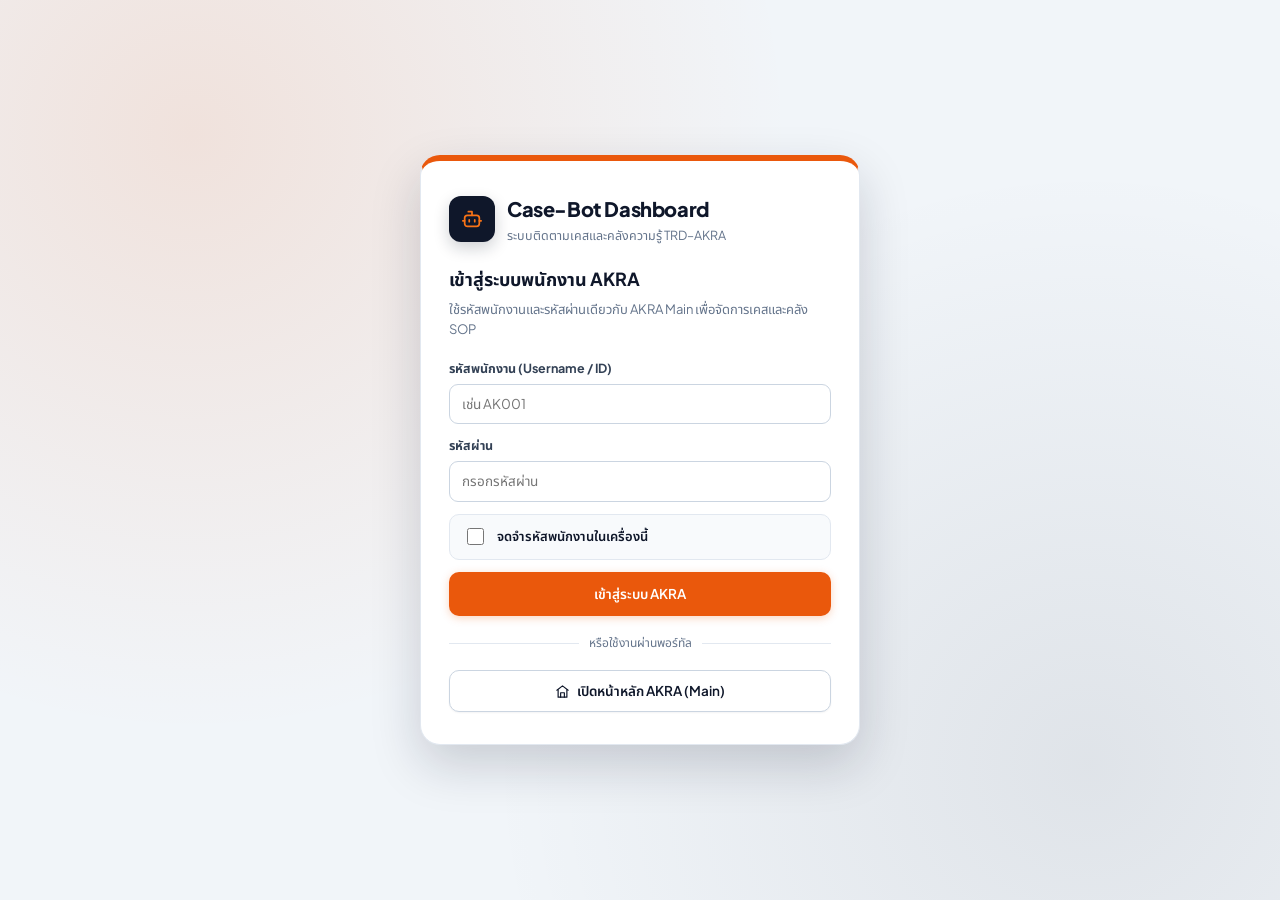
<file: CaseDashboard/index.html>
<!doctype html>
<html lang="th">
<head>
  <meta charset="utf-8">
  <meta name="viewport" content="width=device-width, initial-scale=1, viewport-fit=cover">
  <meta name="theme-color" content="#0f172a">
  <meta name="description" content="Case-Bot Dashboard · ศูนย์ติดตามเคสลูกค้า งานภายใน คลัง SOP และคำสั่ง LINE สำหรับทีม AKRA">
  <title>Case-Bot Dashboard | ระบบติดตามเคส AKRA</title>
  <link rel="icon" href="data:image/svg+xml,%3Csvg xmlns='http://www.w3.org/2000/svg' viewBox='0 0 32 32'%3E%3Crect width='32' height='32' rx='8' fill='%230f172a'/%3E%3Cpath d='M9 10h14a3 3 0 0 1 3 3v6a3 3 0 0 1-3 3h-5l-4 4v-4H9a3 3 0 0 1-3-3v-6a3 3 0 0 1 3-3z' fill='%23ea580c'/%3E%3C/svg%3E">
  <link rel="preconnect" href="https://hgxrrskztbpejirrdpbq.supabase.co" crossorigin>
  <link rel="preconnect" href="https://fonts.googleapis.com">
  <link rel="preconnect" href="https://fonts.gstatic.com" crossorigin>
  <link href="https://fonts.googleapis.com/css2?family=Noto+Sans+Thai:wght@400;500;600;700;800&family=Plus+Jakarta+Sans:wght@500;600;700;800&display=swap" rel="stylesheet">
  <script src="js/akra-shell-bridge.js"></script>
  <style>
    :root {
      --navy: #0f172a;
      --navy-soft: #1e293b;
      --navy-border: #334155;
      --bg: #f1f5f9;
      --bg-soft: #f8fafc;
      --surface: #ffffff;
      --border: #e2e8f0;
      --border-strong: #cbd5e1;
      --text: #0f172a;
      --text-secondary: #334155;
      --text-muted: #64748b;
      --accent: #ea580c;
      --accent-hover: #c2410c;
      --accent-bright: #f97316;
      --accent-soft: #fff7ed;
      --accent-border: #fed7aa;
      --emerald: #059669;
      --emerald-soft: #ecfdf5;
      --emerald-border: #a7f3d0;
      --emerald-text: #047857;
      --amber: #d97706;
      --amber-soft: #fffbeb;
      --amber-border: #fde68a;
      --amber-text: #b45309;
      --blue: #2563eb;
      --blue-soft: #eff6ff;
      --blue-border: #bfdbfe;
      --blue-text: #1d4ed8;
      --rose: #e11d48;
      --rose-soft: #fff1f2;
      --rose-border: #fecdd3;
      --rose-text: #be123c;
      --indigo-soft: #eef2ff;
      --indigo-border: #c7d2fe;
      --indigo-text: #4338ca;
      --shadow-sm: 0 1px 2px rgba(15, 23, 42, 0.05);
      --shadow-md: 0 4px 16px rgba(15, 23, 42, 0.06), 0 1px 3px rgba(15, 23, 42, 0.04);
      --shadow-lg: 0 20px 50px rgba(15, 23, 42, 0.18);
      --radius: 14px;
      --radius-sm: 10px;
      --font: "Plus Jakarta Sans", "Noto Sans Thai", "Leelawadee UI", system-ui, -apple-system, sans-serif;
      --font-mono: ui-monospace, "SFMono-Regular", "Cascadia Code", Consolas, monospace;
      --sidebar-w: 256px;
    }

    *, *::before, *::after { box-sizing: border-box; }
    [hidden] { display: none !important; }
    html { scroll-behavior: smooth; }
    body {
      margin: 0;
      min-width: 320px;
      background: var(--bg);
      color: var(--text);
      font-family: var(--font);
      font-size: 14px;
      line-height: 1.55;
      -webkit-font-smoothing: antialiased;
    }
    body.modal-open { overflow: hidden; }
    button, input, select, textarea { font: inherit; color: inherit; }
    button { cursor: pointer; }
    a { color: inherit; }
    :focus-visible { outline: 3px solid var(--accent-bright); outline-offset: 2px; }
    ::selection { background: var(--accent-soft); color: var(--accent-hover); }

    .skip-link {
      position: fixed; top: -100px; left: 12px; z-index: 9999;
      padding: 10px 16px; border-radius: 10px;
      background: var(--navy); color: #fff; font-weight: 700; text-decoration: none;
      transition: top .15s ease;
    }
    .skip-link:focus { top: 12px; }

    .icon {
      width: 18px; height: 18px; flex: 0 0 auto;
      fill: none; stroke: currentColor; stroke-width: 1.9;
      stroke-linecap: round; stroke-linejoin: round; display: inline-block;
    }
    .icon-sm { width: 15px; height: 15px; }
    .icon-lg { width: 22px; height: 22px; }
    @keyframes spin { to { transform: rotate(360deg); } }
    .spin { animation: spin .9s linear infinite; }
    @keyframes pulseDot {
      0%, 100% { box-shadow: 0 0 0 0 rgba(225, 29, 72, 0.45); }
      50% { box-shadow: 0 0 0 6px rgba(225, 29, 72, 0); }
    }

    /* ===== Buttons ===== */
    .btn {
      display: inline-flex; align-items: center; justify-content: center; gap: 7px;
      min-height: 40px; padding: 0 15px; border-radius: 10px;
      border: 1px solid transparent; font-weight: 600; font-size: 13.5px;
      line-height: 1.2; text-decoration: none; white-space: nowrap;
      transition: background-color .15s ease, border-color .15s ease, color .15s ease, transform .1s ease, box-shadow .15s ease;
    }
    .btn:active:not(:disabled) { transform: translateY(1px); }
    .btn:disabled { opacity: .55; cursor: not-allowed; }
    .btn-sm { min-height: 34px; padding: 0 11px; font-size: 12.5px; border-radius: 8px; }
    .btn-xs { min-height: 28px; padding: 0 9px; font-size: 12px; border-radius: 7px; }
    .btn-primary {
      background: var(--accent); color: #fff;
      box-shadow: 0 2px 8px rgba(234, 88, 12, .25);
    }
    .btn-primary:hover:not(:disabled) { background: var(--accent-hover); }
    .btn-emerald {
      background: var(--emerald); color: #fff;
      box-shadow: 0 2px 8px rgba(5, 150, 105, .22);
    }
    .btn-emerald:hover:not(:disabled) { background: #047857; }
    .btn-navy { background: var(--navy); color: #fff; }
    .btn-navy:hover:not(:disabled) { background: var(--navy-soft); }
    .btn-secondary {
      background: var(--surface); color: var(--text); border-color: var(--border-strong);
      box-shadow: var(--shadow-sm);
    }
    .btn-secondary:hover:not(:disabled) { background: var(--bg-soft); border-color: #94a3b8; }
    .btn-ghost { background: transparent; color: var(--text-secondary); border-color: transparent; }
    .btn-ghost:hover:not(:disabled) { background: #e2e8f0; color: var(--text); }
    .btn-danger-soft { background: var(--rose-soft); color: var(--rose-text); border-color: var(--rose-border); }
    .btn-danger-soft:hover:not(:disabled) { background: #ffe4e6; }
    .btn-icon { width: 40px; padding: 0; }
    .btn-icon.btn-sm { width: 34px; }

    /* ===== Boot / Auth Gate ===== */
    .auth-screen {
      min-height: 100dvh; display: grid; place-items: center; padding: 24px 16px;
      background: radial-gradient(circle at 15% 15%, rgba(234, 88, 12, .12), transparent 45%),
                  radial-gradient(circle at 85% 85%, rgba(15, 23, 42, .08), transparent 45%),
                  var(--bg);
    }
    .auth-card {
      width: min(440px, 100%); background: var(--surface);
      border: 1px solid var(--border); border-radius: 20px;
      box-shadow: var(--shadow-lg); padding: 32px 28px;
      border-top: 6px solid var(--accent);
    }
    .auth-brand { display: flex; align-items: center; gap: 12px; margin-bottom: 20px; }
    .auth-logo {
      width: 46px; height: 46px; border-radius: 12px;
      background: var(--navy); color: #fff; display: grid; place-items: center;
      box-shadow: 0 6px 16px rgba(15, 23, 42, .2);
    }
    .auth-logo svg { color: var(--accent-bright); }
    .auth-brand h1 { margin: 0; font-size: 20px; font-weight: 800; letter-spacing: -.02em; }
    .auth-brand p { margin: 2px 0 0; font-size: 12.5px; color: var(--text-muted); }
    .auth-title { margin: 0 0 6px; font-size: 18px; font-weight: 700; }
    .auth-sub { margin: 0 0 20px; font-size: 13px; color: var(--text-muted); }
    .auth-divider {
      display: flex; align-items: center; gap: 10px; margin: 18px 0;
      color: var(--text-muted); font-size: 12px;
    }
    .auth-divider::before, .auth-divider::after {
      content: ""; flex: 1; height: 1px; background: var(--border);
    }
    .boot-box { text-align: center; padding: 28px 12px; display: grid; gap: 12px; place-items: center; }

    /* ===== App Shell ===== */
    .cb-shell { display: flex; min-height: 100dvh; }
    .cb-sidebar {
      width: var(--sidebar-w); flex: 0 0 var(--sidebar-w);
      position: sticky; top: 0; height: 100dvh;
      background: var(--navy); color: #e2e8f0;
      display: flex; flex-direction: column; gap: 18px;
      padding: 20px 14px 16px; z-index: 60;
      border-right: 1px solid rgba(255, 255, 255, .06);
      overflow-y: auto;
    }
    .cb-brand {
      display: flex; align-items: center; gap: 11px; padding: 4px 8px;
    }
    .cb-brand-mark {
      width: 40px; height: 40px; border-radius: 11px;
      background: linear-gradient(135deg, var(--accent-bright), var(--accent));
      color: #fff; display: grid; place-items: center; flex: 0 0 auto;
      box-shadow: 0 4px 14px rgba(234, 88, 12, .35);
    }
    .cb-brand-name { font-size: 15.5px; font-weight: 800; color: #fff; letter-spacing: -.01em; line-height: 1.2; }
    .cb-brand-sub { font-size: 11.5px; color: #94a3b8; }

    .cb-nav-caption {
      padding: 0 10px; font-size: 11px; font-weight: 700; letter-spacing: .08em;
      text-transform: uppercase; color: #64748b;
    }
    .cb-nav { display: grid; gap: 4px; }
    .cb-nav-item {
      display: flex; align-items: center; justify-content: space-between; gap: 10px;
      width: 100%; min-height: 44px; padding: 9px 12px;
      border-radius: 10px; border: 1px solid transparent;
      background: transparent; color: #cbd5e1;
      font-size: 13.5px; font-weight: 600; text-align: left;
      transition: background-color .15s ease, color .15s ease, border-color .15s ease;
    }
    .cb-nav-item:hover { background: var(--navy-soft); color: #fff; }
    .cb-nav-item.active {
      background: rgba(234, 88, 12, .16);
      border-color: rgba(249, 115, 22, .45);
      color: #fff;
    }
    .cb-nav-item.active .icon { color: var(--accent-bright); }
    .cb-nav-left { display: flex; align-items: center; gap: 10px; min-width: 0; }
    .cb-nav-left span { overflow: hidden; text-overflow: ellipsis; white-space: nowrap; }
    .cb-nav-badge {
      padding: 2px 7px; border-radius: 99px; font-size: 11px; font-weight: 700;
      background: rgba(255, 255, 255, .1); color: #e2e8f0;
    }
    .cb-nav-item.active .cb-nav-badge { background: var(--accent); color: #fff; }
    .cb-nav-dot { width: 8px; height: 8px; border-radius: 50%; background: #64748b; flex: 0 0 auto; }
    .cb-nav-dot.ok { background: #10b981; box-shadow: 0 0 0 3px rgba(16, 185, 129, .22); }
    .cb-nav-dot.warn { background: #f59e0b; box-shadow: 0 0 0 3px rgba(245, 158, 11, .22); }

    .cb-sidebar-tip {
      margin-top: 6px; padding: 13px; border-radius: 12px;
      background: rgba(255, 255, 255, .04); border: 1px solid rgba(255, 255, 255, .08);
      font-size: 12px; color: #94a3b8; display: grid; gap: 6px;
    }
    .cb-sidebar-tip strong { color: #f8fafc; font-size: 12.5px; display: flex; align-items: center; gap: 6px; }
    .cb-sidebar-tip strong .icon { color: var(--accent-bright); }

    .cb-sidebar-footer {
      margin-top: auto; padding-top: 14px; border-top: 1px solid rgba(255, 255, 255, .1);
      display: grid; gap: 10px;
    }
    .cb-home-btn {
      display: flex; align-items: center; justify-content: center; gap: 8px;
      width: 100%; min-height: 42px; padding: 8px 12px; border-radius: 10px;
      background: rgba(255, 255, 255, .08); border: 1px solid rgba(255, 255, 255, .14);
      color: #fff; font-size: 13px; font-weight: 600; text-decoration: none;
    }
    .cb-home-btn:hover { background: rgba(255, 255, 255, .15); }
    .cb-version-meta {
      display: flex; justify-content: space-between; align-items: center;
      padding: 0 4px; font-size: 11px; color: #64748b;
    }
    .cb-drawer-close { display: none; margin-left: auto; background: transparent; border: 0; color: #cbd5e1; padding: 6px; border-radius: 8px; }
    .cb-backdrop {
      display: none; position: fixed; inset: 0; z-index: 55;
      background: rgba(15, 23, 42, .52); backdrop-filter: blur(2px);
    }

    /* ===== Main Area & Topbar ===== */
    .cb-main { flex: 1 1 auto; min-width: 0; display: flex; flex-direction: column; }
    .cb-topbar {
      position: sticky; top: 0; z-index: 40;
      background: rgba(255, 255, 255, .93); backdrop-filter: blur(10px);
      border-bottom: 1px solid var(--border);
      padding: 10px 24px;
      display: flex; align-items: center; justify-content: space-between; gap: 14px; flex-wrap: wrap;
    }
    .cb-topbar-left { display: flex; align-items: center; gap: 10px; min-width: 0; flex-wrap: wrap; }
    .cb-menu-btn { display: none; }
    .cb-page-title { margin: 0; font-size: 16.5px; font-weight: 800; color: var(--text); letter-spacing: -.01em; }
    .cb-sync-pill {
      display: inline-flex; align-items: center; gap: 6px;
      padding: 4px 10px; border-radius: 99px; font-size: 11.5px; font-weight: 600;
      background: var(--bg); color: var(--text-muted); border: 1px solid var(--border);
    }
    .cb-sync-pill.demo { background: var(--amber-soft); color: var(--amber-text); border-color: var(--amber-border); }
    .cb-sync-dot { width: 7px; height: 7px; border-radius: 50%; background: var(--emerald); }
    .cb-sync-pill.demo .cb-sync-dot { background: var(--amber); }

    .cb-topbar-right { display: flex; align-items: center; gap: 8px; flex-wrap: wrap; }
    .cb-cta-group { display: flex; align-items: center; gap: 8px; flex-wrap: wrap; }
    .cb-user-chip {
      display: inline-flex; align-items: center; gap: 8px;
      padding: 4px 6px 4px 10px; border-radius: 99px;
      background: var(--bg-soft); border: 1px solid var(--border);
      max-width: 100%;
    }
    .cb-user-avatar {
      width: 26px; height: 26px; border-radius: 50%;
      background: var(--navy); color: #fff; font-size: 11.5px; font-weight: 800;
      display: grid; place-items: center; flex: 0 0 auto;
    }
    .cb-user-name { font-size: 12.5px; font-weight: 700; color: var(--text); max-width: 140px; overflow: hidden; text-overflow: ellipsis; white-space: nowrap; }
    .cb-role-badge {
      padding: 2px 7px; border-radius: 99px; font-size: 10.5px; font-weight: 700;
      background: var(--accent-soft); color: var(--accent-hover); border: 1px solid var(--accent-border);
    }
    .cb-signout-btn {
      display: inline-flex; align-items: center; gap: 4px;
      min-height: 28px; padding: 0 8px; border-radius: 99px;
      border: 1px solid transparent; background: transparent; color: var(--text-muted); font-size: 11.5px; font-weight: 600;
    }
    .cb-signout-btn:hover { background: var(--rose-soft); color: var(--rose-text); }

    .cb-workspace {
      width: min(1480px, 100%); margin: 0 auto; padding: 20px 24px 48px;
      display: grid; gap: 18px;
    }

    /* ===== Banners & Status Strip ===== */
    .cb-status-strip {
      display: flex; align-items: center; gap: 8px; flex-wrap: wrap;
      padding: 10px 14px; border-radius: var(--radius);
      background: var(--surface); border: 1px solid var(--border); box-shadow: var(--shadow-sm);
    }
    .cb-strip-label { font-size: 12px; font-weight: 700; color: var(--text-muted); margin-right: 4px; }
    .status-pill-btn {
      display: inline-flex; align-items: center; gap: 6px;
      padding: 5px 11px; border-radius: 99px; font-size: 12px; font-weight: 600;
      border: 1px solid var(--border); background: var(--bg-soft); color: var(--text-secondary);
      transition: border-color .15s ease, background-color .15s ease;
    }
    .status-pill-btn:hover { border-color: var(--border-strong); background: #fff; }
    .status-pill-btn.ok { background: var(--emerald-soft); border-color: var(--emerald-border); color: var(--emerald-text); }
    .status-pill-btn.warn { background: var(--amber-soft); border-color: var(--amber-border); color: var(--amber-text); }
    .status-pill-btn.bad { background: var(--rose-soft); border-color: var(--rose-border); color: var(--rose-text); }
    .status-pill-dot { width: 7px; height: 7px; border-radius: 50%; background: currentColor; }
    .cb-strip-spacer { margin-left: auto; font-size: 12px; color: var(--text-muted); }

    .alert-banner {
      display: flex; align-items: flex-start; gap: 12px; padding: 13px 16px;
      border-radius: var(--radius); border: 1px solid var(--rose-border);
      background: var(--rose-soft); color: var(--rose-text);
    }
    .alert-banner.warn { border-color: var(--amber-border); background: var(--amber-soft); color: var(--amber-text); }
    .alert-banner strong { display: block; font-size: 13.5px; }
    .alert-banner p { margin: 2px 0 0; font-size: 12.5px; }
    .alert-banner .btn { margin-left: auto; flex: 0 0 auto; }

    /* ===== 5 KPI Cards ===== */
    .kpi-grid {
      display: grid; gap: 12px;
      grid-template-columns: repeat(5, minmax(0, 1fr));
    }
    .kpi-card {
      position: relative; display: flex; flex-direction: column; gap: 6px;
      padding: 15px 16px; border-radius: var(--radius);
      background: var(--surface); border: 1px solid var(--border);
      box-shadow: var(--shadow-sm); text-align: left;
      transition: transform .15s ease, border-color .15s ease, box-shadow .15s ease;
    }
    .kpi-card:hover { transform: translateY(-2px); box-shadow: var(--shadow-md); border-color: var(--border-strong); }
    .kpi-card.active {
      border-width: 2px; padding: 14px 15px;
      box-shadow: 0 6px 20px rgba(15, 23, 42, .08);
    }
    .kpi-card.amber.active { border-color: var(--amber); background: #fffdf7; }
    .kpi-card.blue.active { border-color: var(--blue); background: #f8fbff; }
    .kpi-card.emerald.active { border-color: var(--emerald); background: #f6fefb; }
    .kpi-card.rose.active { border-color: var(--rose); background: #fff8f9; }
    .kpi-card.slate.active { border-color: var(--navy); background: #f8fafc; }

    .kpi-top { display: flex; align-items: center; justify-content: space-between; gap: 8px; }
    .kpi-label { font-size: 12.5px; font-weight: 700; color: var(--text-secondary); }
    .kpi-icon {
      width: 32px; height: 32px; border-radius: 9px; display: grid; place-items: center; flex: 0 0 auto;
    }
    .kpi-card.amber .kpi-icon { background: var(--amber-soft); color: var(--amber); }
    .kpi-card.blue .kpi-icon { background: var(--blue-soft); color: var(--blue); }
    .kpi-card.emerald .kpi-icon { background: var(--emerald-soft); color: var(--emerald); }
    .kpi-card.rose .kpi-icon { background: var(--rose-soft); color: var(--rose); }
    .kpi-card.slate .kpi-icon { background: var(--indigo-soft); color: var(--indigo-text); }

    .kpi-val-row { display: flex; align-items: baseline; gap: 6px; }
    .kpi-value { font-size: 26px; font-weight: 800; letter-spacing: -.03em; line-height: 1.1; color: var(--text); }
    .kpi-unit { font-size: 12px; font-weight: 600; color: var(--text-muted); }
    .kpi-foot { font-size: 11.5px; color: var(--text-muted); display: flex; align-items: center; gap: 6px; flex-wrap: wrap; }
    .kpi-pulse {
      width: 8px; height: 8px; border-radius: 50%; background: var(--rose);
      animation: pulseDot 1.7s infinite; flex: 0 0 auto;
    }
    .kpi-split-pills { display: flex; gap: 4px; flex-wrap: wrap; }
    .kpi-mini-pill {
      padding: 1px 6px; border-radius: 99px; font-size: 11px; font-weight: 600;
      background: var(--bg); color: var(--text-secondary); border: 1px solid var(--border);
    }

    /* ===== Panels & Toolbar ===== */
    .panel {
      background: var(--surface); border: 1px solid var(--border);
      border-radius: var(--radius); box-shadow: var(--shadow-sm);
      overflow: hidden;
    }
    .panel-head {
      padding: 16px 20px; border-bottom: 1px solid var(--border);
      display: flex; align-items: center; justify-content: space-between; gap: 12px; flex-wrap: wrap;
    }
    .panel-title-wrap { display: flex; align-items: center; gap: 10px; flex-wrap: wrap; }
    .panel-title { margin: 0; font-size: 16px; font-weight: 800; }
    .count-badge {
      padding: 2px 9px; border-radius: 99px; font-size: 12px; font-weight: 700;
      background: var(--bg); color: var(--text-secondary); border: 1px solid var(--border);
    }

    .toolbar {
      padding: 14px 20px; background: var(--bg-soft); border-bottom: 1px solid var(--border);
      display: grid; gap: 12px;
    }
    .toolbar-row { display: flex; align-items: center; gap: 10px; flex-wrap: wrap; }
    .search-wrap {
      flex: 1 1 280px; position: relative; display: flex; align-items: center;
    }
    .search-wrap .icon-search {
      position: absolute; left: 12px; color: var(--text-muted); pointer-events: none;
    }
    .search-input {
      width: 100%; min-height: 40px; padding: 8px 36px 8px 38px;
      border-radius: 10px; border: 1px solid var(--border-strong); background: var(--surface);
      font-size: 13.5px;
    }
    .search-input:focus { border-color: var(--accent); outline: none; box-shadow: 0 0 0 3px rgba(234, 88, 12, .14); }
    .search-clear {
      position: absolute; right: 8px; width: 26px; height: 26px; border-radius: 6px;
      border: 0; background: transparent; color: var(--text-muted); display: grid; place-items: center;
    }
    .search-clear:hover { background: var(--bg); color: var(--text); }

    .filter-selects { display: flex; align-items: center; gap: 8px; flex-wrap: wrap; }
    .select-control {
      min-height: 38px; padding: 6px 10px; border-radius: 9px;
      border: 1px solid var(--border-strong); background: var(--surface);
      font-size: 12.5px; font-weight: 600; color: var(--text-secondary);
      max-width: 190px;
    }
    .toolbar-actions { display: flex; align-items: center; gap: 8px; margin-left: auto; flex-wrap: wrap; }
    .view-toggle {
      display: inline-flex; padding: 3px; border-radius: 9px;
      background: var(--border); gap: 2px;
    }
    .view-toggle button {
      display: inline-flex; align-items: center; gap: 5px;
      min-height: 32px; padding: 0 10px; border-radius: 7px; border: 0;
      background: transparent; color: var(--text-secondary); font-size: 12.5px; font-weight: 600;
    }
    .view-toggle button[aria-pressed="true"] {
      background: var(--surface); color: var(--text); box-shadow: var(--shadow-sm);
    }

    .status-chips { display: flex; align-items: center; gap: 6px; flex-wrap: wrap; }
    .status-chip {
      min-height: 32px; padding: 0 12px; border-radius: 99px;
      border: 1px solid var(--border-strong); background: var(--surface);
      font-size: 12.5px; font-weight: 600; color: var(--text-secondary);
      display: inline-flex; align-items: center; gap: 6px;
    }
    .status-chip:hover { border-color: #94a3b8; }
    .status-chip[aria-pressed="true"] {
      background: var(--navy); border-color: var(--navy); color: #fff;
    }
    .status-chip.overdue-chip[aria-pressed="true"] {
      background: var(--rose); border-color: var(--rose); color: #fff;
    }

    /* ===== Badges & Pills ===== */
    .badge {
      display: inline-flex; align-items: center; gap: 5px;
      padding: 3px 9px; border-radius: 99px; font-size: 11.5px; font-weight: 700;
      border: 1px solid transparent; white-space: nowrap;
    }
    .badge-open { background: var(--amber-soft); color: var(--amber-text); border-color: var(--amber-border); }
    .badge-in_progress { background: var(--blue-soft); color: var(--blue-text); border-color: var(--blue-border); }
    .badge-closed { background: var(--emerald-soft); color: var(--emerald-text); border-color: var(--emerald-border); }
    .badge-overdue { background: var(--rose-soft); color: var(--rose-text); border-color: var(--rose-border); }
    .badge-customer { background: var(--indigo-soft); color: var(--indigo-text); border-color: var(--indigo-border); }
    .badge-internal { background: #f1f5f9; color: #334155; border-color: #cbd5e1; }
    .badge-record { background: #ecfeff; color: #0e7490; border-color: #a5f3fc; }
    .badge-warehouse { background: var(--bg-soft); color: var(--navy); border-color: var(--border-strong); font-family: var(--font-mono); }

    .code-pill {
      display: inline-flex; align-items: center; gap: 5px;
      padding: 2px 8px; border-radius: 7px; font-family: var(--font-mono);
      font-size: 12px; font-weight: 700; background: #f1f5f9; color: var(--navy);
      border: 1px solid var(--border);
    }
    .copy-mini {
      display: inline-grid; place-items: center; width: 24px; height: 24px;
      border-radius: 6px; border: 1px solid var(--border); background: var(--surface);
      color: var(--text-muted); padding: 0;
    }
    .copy-mini:hover { border-color: var(--accent); color: var(--accent); background: var(--accent-soft); }

    /* ===== Table View (Full-width, clean) ===== */
    .table-wrap { width: 100%; overflow-x: auto; }
    .case-table { width: 100%; border-collapse: collapse; text-align: left; }
    .case-table th {
      padding: 11px 14px; font-size: 11.5px; font-weight: 700;
      color: var(--text-muted); text-transform: uppercase; letter-spacing: .04em;
      background: var(--bg-soft); border-bottom: 1px solid var(--border);
      white-space: nowrap;
    }
    .case-table td {
      padding: 13px 14px; border-bottom: 1px solid var(--border); vertical-align: top;
    }
    .case-table tbody tr {
      cursor: pointer; transition: background-color .12s ease;
    }
    .case-table tbody tr:hover { background: #f8fafc; }
    .case-table tbody tr.is-overdue td:first-child { box-shadow: inset 4px 0 0 var(--rose); }
    .case-table tbody tr.is-overdue { background: rgba(255, 241, 242, .45); }
    .case-table tbody tr.is-overdue:hover { background: rgba(255, 241, 242, .8); }
    .case-table tbody tr.is-selected { background: var(--accent-soft); }

    .case-cell-top { display: flex; align-items: center; gap: 6px; flex-wrap: wrap; margin-bottom: 4px; }
    .case-title-text { display: block; font-weight: 700; font-size: 14px; color: var(--text); line-height: 1.38; }
    .case-sub-text { display: block; font-size: 12px; color: var(--text-muted); margin-top: 3px; }
    .waiting-inline { color: var(--amber-text); font-weight: 600; }

    .owner-pill { display: inline-flex; align-items: center; gap: 7px; font-weight: 600; font-size: 13px; }
    .avatar-dot {
      width: 26px; height: 26px; border-radius: 50%; display: grid; place-items: center;
      font-size: 11.5px; font-weight: 700; background: #e2e8f0; color: var(--navy); flex: 0 0 auto;
    }
    .avatar-dot.unassigned { background: var(--amber-soft); color: var(--amber-text); }
    .due-text { font-size: 12.5px; font-weight: 600; white-space: nowrap; }
    .due-text.overdue { color: var(--rose-text); }
    .due-sub { display: block; font-size: 11.5px; color: var(--text-muted); margin-top: 2px; max-width: 190px; }

    /* ===== Cards View ===== */
    .cards-grid {
      padding: 16px 20px; display: grid; gap: 14px;
      grid-template-columns: repeat(3, minmax(0, 1fr));
    }
    .case-card {
      display: flex; flex-direction: column; gap: 10px;
      padding: 16px; border-radius: var(--radius); border: 1px solid var(--border);
      background: var(--surface); box-shadow: var(--shadow-sm);
      cursor: pointer; text-align: left; position: relative;
      transition: transform .14s ease, box-shadow .14s ease, border-color .14s ease;
    }
    .case-card:hover { transform: translateY(-2px); box-shadow: var(--shadow-md); border-color: var(--border-strong); }
    .case-card.is-overdue { border-left: 4px solid var(--rose); background: linear-gradient(90deg, rgba(255, 241, 242, .65), #fff 36%); }
    .case-card-head { display: flex; align-items: center; justify-content: space-between; gap: 8px; flex-wrap: wrap; }
    .case-card-title { margin: 0; font-size: 14.5px; font-weight: 700; color: var(--text); line-height: 1.4; }
    .case-card-meta { display: flex; flex-wrap: wrap; gap: 6px; font-size: 12px; color: var(--text-muted); }
    .case-card-snippet {
      margin: 0; font-size: 12.5px; color: var(--text-secondary);
      display: -webkit-box; -webkit-line-clamp: 2; -webkit-box-orient: vertical; overflow: hidden;
    }
    .case-card-foot {
      margin-top: auto; padding-top: 10px; border-top: 1px solid var(--border);
      display: flex; align-items: center; justify-content: space-between; gap: 8px; font-size: 12px;
    }

    .panel-footer {
      padding: 12px 20px; border-top: 1px solid var(--border); background: var(--bg-soft);
      display: flex; align-items: center; justify-content: space-between; gap: 10px; flex-wrap: wrap;
      font-size: 12.5px; color: var(--text-muted);
    }

    /* ===== Empty / Loading ===== */
    .empty-state {
      padding: 48px 24px; text-align: center; display: grid; gap: 10px; place-items: center;
    }
    .empty-icon {
      width: 56px; height: 56px; border-radius: 16px;
      background: var(--bg); color: var(--text-muted); display: grid; place-items: center;
    }
    .empty-state h3 { margin: 4px 0 0; font-size: 16px; font-weight: 700; }
    .empty-state p { margin: 0; max-width: 420px; font-size: 13px; color: var(--text-muted); }

    /* ===== Slide-Over Case Detail Drawer ===== */
    .drawer-backdrop {
      position: fixed; inset: 0; z-index: 80;
      background: rgba(15, 23, 42, .45); backdrop-filter: blur(2px);
      display: flex; justify-content: flex-end;
    }
    .drawer-panel {
      width: min(690px, 100vw); height: 100%; background: var(--surface);
      box-shadow: -12px 0 40px rgba(15, 23, 42, .18);
      display: flex; flex-direction: column; overflow: hidden;
      animation: drawerSlide .2s ease-out;
    }
    @keyframes drawerSlide { from { transform: translateX(24px); opacity: .6; } to { transform: none; opacity: 1; } }
    .drawer-head {
      padding: 18px 22px; border-bottom: 1px solid var(--border); background: var(--bg-soft);
      display: flex; align-items: flex-start; justify-content: space-between; gap: 12px;
    }
    .drawer-head-main { min-width: 0; display: grid; gap: 8px; }
    .drawer-badges { display: flex; align-items: center; gap: 6px; flex-wrap: wrap; }
    .drawer-title { margin: 0; font-size: 17.5px; font-weight: 800; line-height: 1.35; overflow-wrap: anywhere; }
    .drawer-copy-bar { display: flex; gap: 6px; flex-wrap: wrap; }
    .drawer-body { flex: 1 1 auto; overflow-y: auto; padding: 20px 22px; display: grid; gap: 18px; align-content: start; }
    .drawer-foot {
      padding: 14px 22px; border-top: 1px solid var(--border); background: var(--bg-soft);
      display: flex; align-items: center; justify-content: space-between; gap: 10px; flex-wrap: wrap;
    }

    .facts-grid {
      display: grid; gap: 10px;
      grid-template-columns: repeat(auto-fit, minmax(175px, 1fr));
    }
    .fact-box {
      padding: 10px 12px; border-radius: var(--radius-sm);
      border: 1px solid var(--border); background: var(--bg-soft);
    }
    .fact-box span { display: block; font-size: 11.5px; font-weight: 600; color: var(--text-muted); margin-bottom: 2px; }
    .fact-box strong { display: block; font-size: 13px; color: var(--text); overflow-wrap: anywhere; }

    .detail-box {
      padding: 14px 16px; border-radius: var(--radius-sm);
      border: 1px solid var(--border); background: var(--surface);
      display: grid; gap: 8px;
    }
    .detail-box.ai-box { background: #f8faff; border-color: var(--blue-border); }
    .detail-box.cause-box { background: #fffcf5; border-color: var(--amber-border); }
    .detail-box.resolution-box { background: var(--emerald-soft); border-color: var(--emerald-border); }
    .detail-box.prevention-box { background: #f8fafc; border-color: var(--border-strong); }
    .detail-box-head { display: flex; align-items: center; justify-content: space-between; gap: 8px; flex-wrap: wrap; }
    .detail-box h4 { margin: 0; font-size: 13px; font-weight: 800; display: flex; align-items: center; gap: 6px; }
    .detail-box p { margin: 0; font-size: 13.5px; white-space: pre-wrap; overflow-wrap: anywhere; color: var(--text-secondary); }

    .bill-trace { display: grid; gap: 8px; }
    .bill-step {
      display: grid; grid-template-columns: 145px minmax(0, 1fr); gap: 10px; align-items: start;
      padding: 8px 10px; border-radius: 8px; background: var(--bg-soft); border: 1px solid var(--border);
    }
    .bill-step-label { font-size: 12px; font-weight: 700; color: var(--navy); display: flex; align-items: center; gap: 6px; }
    .bill-step-num {
      width: 20px; height: 20px; border-radius: 50%; background: var(--navy); color: #fff;
      font-size: 11px; display: grid; place-items: center; flex: 0 0 auto;
    }
    .bill-step-val { font-size: 13px; color: var(--text-secondary); white-space: pre-wrap; overflow-wrap: anywhere; }

    details.orig-details {
      border: 1px solid var(--border); border-radius: var(--radius-sm); background: var(--bg-soft);
    }
    details.orig-details summary {
      padding: 11px 14px; font-weight: 700; font-size: 13px; cursor: pointer;
      display: flex; align-items: center; justify-content: space-between;
    }
    details.orig-details .orig-body {
      padding: 0 14px 14px; font-size: 13px; white-space: pre-wrap; overflow-wrap: anywhere;
      color: var(--text-secondary); border-top: 1px solid var(--border); padding-top: 10px;
    }

    .quick-update-box {
      padding: 14px 16px; border-radius: var(--radius-sm);
      border: 1px solid var(--accent-border); background: var(--accent-soft);
      display: grid; gap: 10px;
    }
    .quick-update-box h4 { margin: 0; font-size: 13.5px; font-weight: 800; color: var(--accent-hover); }

    .timeline { list-style: none; margin: 0; padding: 0 0 0 18px; border-left: 2px solid var(--border); display: grid; gap: 14px; }
    .timeline li { position: relative; display: grid; gap: 3px; }
    .timeline-dot {
      position: absolute; left: -24px; top: 4px; width: 10px; height: 10px; border-radius: 50%;
      background: var(--blue); border: 2px solid #fff; box-shadow: 0 0 0 1px var(--border-strong);
    }
    .timeline-dot.closed { background: var(--emerald); }
    .timeline-head { display: flex; justify-content: space-between; gap: 8px; flex-wrap: wrap; align-items: baseline; }
    .timeline-head strong { font-size: 13px; }
    .timeline-head time { font-size: 11.5px; color: var(--text-muted); }
    .timeline-actor { font-size: 12px; color: var(--text-muted); }
    .timeline-note { margin: 2px 0 0; font-size: 13px; color: var(--text-secondary); white-space: pre-wrap; }
    .diff-list { margin: 4px 0 0; padding-left: 16px; font-size: 12px; color: var(--text-muted); display: grid; gap: 2px; }

    .evidence-grid { display: grid; gap: 8px; }
    .evidence-row {
      display: flex; align-items: center; justify-content: space-between; gap: 10px;
      padding: 9px 12px; border-radius: 9px; border: 1px solid var(--border); background: var(--bg-soft);
    }
    .evidence-row strong { font-size: 13px; display: block; }
    .evidence-row span { font-size: 11.5px; color: var(--text-muted); }

    /* ===== Modals ===== */
    .modal-backdrop {
      position: fixed; inset: 0; z-index: 90;
      background: rgba(15, 23, 42, .55); backdrop-filter: blur(3px);
      display: flex; align-items: center; justify-content: center; padding: 18px;
    }
    .modal-card {
      width: min(640px, 100%); max-height: calc(100dvh - 36px);
      background: var(--surface); border-radius: 18px; border: 1px solid var(--border);
      box-shadow: var(--shadow-lg); display: flex; flex-direction: column; overflow: hidden;
      animation: modalPop .16s ease-out;
    }
    .modal-card.wide { width: min(780px, 100%); }
    @keyframes modalPop { from { transform: scale(.98); opacity: 0; } to { transform: none; opacity: 1; } }
    .modal-head {
      padding: 16px 22px; border-bottom: 1px solid var(--border); background: var(--bg-soft);
      display: flex; align-items: center; justify-content: space-between; gap: 12px;
    }
    .modal-head-left { display: flex; align-items: center; gap: 12px; min-width: 0; }
    .modal-icon {
      width: 40px; height: 40px; border-radius: 11px; flex: 0 0 auto;
      background: var(--accent-soft); color: var(--accent); display: grid; place-items: center;
    }
    .modal-icon.emerald { background: var(--emerald-soft); color: var(--emerald); }
    .modal-head h2 { margin: 0; font-size: 16.5px; font-weight: 800; }
    .modal-head p { margin: 2px 0 0; font-size: 12.5px; color: var(--text-muted); }
    .modal-body { flex: 1 1 auto; overflow-y: auto; padding: 20px 22px; display: grid; gap: 16px; align-content: start; }
    .modal-foot {
      padding: 14px 22px; border-top: 1px solid var(--border); background: var(--bg-soft);
      display: flex; align-items: center; justify-content: space-between; gap: 10px; flex-wrap: wrap;
    }

    /* ===== Forms ===== */
    .form-grid { display: grid; grid-template-columns: repeat(2, minmax(0, 1fr)); gap: 12px; }
    .field { display: grid; gap: 5px; align-content: start; }
    .field.full { grid-column: 1 / -1; }
    .field-label { font-size: 12.5px; font-weight: 700; color: var(--text-secondary); }
    .req { color: var(--rose); }
    .field input[type="text"],
    .field input[type="password"],
    .field input[type="url"],
    .field input[type="date"],
    .field input[type="datetime-local"],
    .field select,
    .field textarea {
      width: 100%; padding: 9px 12px; border-radius: 9px;
      border: 1px solid var(--border-strong); background: var(--surface);
      font-size: 13.5px; transition: border-color .14s ease, box-shadow .14s ease;
    }
    .field input:focus, .field select:focus, .field textarea:focus {
      outline: none; border-color: var(--accent); box-shadow: 0 0 0 3px rgba(234, 88, 12, .14);
    }
    .field input:disabled, .field select:disabled { background: var(--bg); color: var(--text-muted); }
    .field input[readonly] { background: var(--bg-soft); color: var(--text-secondary); cursor: not-allowed; }
    .field small { font-size: 11.5px; color: var(--text-muted); }
    .check-card {
      display: flex; align-items: flex-start; gap: 10px; padding: 11px 13px;
      border-radius: 10px; border: 1px solid var(--border); background: var(--bg-soft);
      cursor: pointer; font-size: 13px; font-weight: 600;
    }
    .check-card input { width: 17px; height: 17px; margin-top: 2px; accent-color: var(--accent); flex: 0 0 auto; }
    .check-card.emerald-check { background: var(--emerald-soft); border-color: var(--emerald-border); color: var(--emerald-text); }

    details.form-section {
      border: 1px solid var(--border); border-radius: 12px; background: var(--surface); overflow: hidden;
    }
    details.form-section > summary {
      padding: 12px 15px; background: var(--bg-soft); font-weight: 700; font-size: 13.5px;
      cursor: pointer; display: flex; align-items: center; justify-content: space-between;
      list-style: none;
    }
    details.form-section > summary::-webkit-details-marker { display: none; }
    details.form-section > summary span.hint { font-size: 12px; font-weight: 500; color: var(--text-muted); }
    .form-section-body { padding: 14px 15px; border-top: 1px solid var(--border); display: grid; gap: 12px; }

    .template-grid { display: grid; grid-template-columns: repeat(2, minmax(0, 1fr)); gap: 10px; }
    .template-grid.three-col { grid-template-columns: repeat(3, minmax(0, 1fr)); }
    .sop-starter-box {
      padding: 13px 15px; border-radius: 12px;
      background: var(--bg-soft); border: 1px solid var(--border);
      display: grid; gap: 10px;
    }
    .sop-starter-head {
      display: flex; align-items: center; justify-content: space-between; gap: 8px; flex-wrap: wrap;
    }
    .sop-starter-head strong { font-size: 13px; color: var(--navy); }
    .sop-starter-head span { font-size: 11.5px; color: var(--text-muted); }
    .template-btn {
      display: grid; gap: 4px; padding: 12px 14px; border-radius: 12px;
      border: 1.5px solid var(--border); background: var(--bg-soft); text-align: left;
      transition: border-color .15s ease, background-color .15s ease;
    }
    .template-btn:hover { border-color: var(--border-strong); background: #fff; }
    .template-btn.active { border-color: var(--emerald); background: var(--emerald-soft); }
    .template-btn strong { font-size: 13.5px; color: var(--text); display: flex; align-items: center; justify-content: space-between; gap: 6px; }
    .template-btn span { font-size: 12px; color: var(--text-muted); }

    .form-error-box {
      display: flex; align-items: flex-start; gap: 9px; padding: 10px 13px;
      border-radius: 10px; background: var(--rose-soft); border: 1px solid var(--rose-border);
      color: var(--rose-text); font-size: 13px; font-weight: 600; white-space: pre-wrap;
    }
    .form-warn-box {
      display: flex; align-items: flex-start; gap: 9px; padding: 10px 13px;
      border-radius: 10px; background: var(--amber-soft); border: 1px solid var(--amber-border);
      color: var(--amber-text); font-size: 12.5px; font-weight: 600;
    }

    /* ===== Close Case Stepper & Diff Preview ===== */
    .close-stepper {
      display: flex; align-items: center; gap: 10px; padding: 10px 14px;
      border-radius: 10px; background: var(--bg-soft); border: 1px solid var(--border);
      font-size: 12.5px; font-weight: 700;
    }
    .close-step { display: inline-flex; align-items: center; gap: 6px; color: var(--text-muted); }
    .close-step.active { color: var(--accent); }
    .close-step.done { color: var(--emerald); }
    .close-step-line { flex: 1; height: 2px; background: var(--border); }
    .diff-preview {
      border: 1px solid var(--border); border-radius: 12px; padding: 14px; display: grid; gap: 10px;
      background: var(--bg-soft);
    }
    .diff-row { display: flex; align-items: center; justify-content: space-between; gap: 10px; flex-wrap: wrap; font-size: 13px; }

    /* ===== SOP Tab ===== */
    .sop-grid { padding: 18px 20px; display: grid; gap: 14px; grid-template-columns: repeat(auto-fill, minmax(300px, 1fr)); }
    .sop-card {
      border: 1px solid var(--border); border-radius: var(--radius); background: var(--surface);
      padding: 16px; display: flex; flex-direction: column; gap: 10px;
      box-shadow: var(--shadow-sm); cursor: pointer; text-align: left;
      transition: transform .14s ease, box-shadow .14s ease, border-color .14s ease;
    }
    .sop-card:hover { transform: translateY(-2px); box-shadow: var(--shadow-md); border-color: var(--border-strong); }
    .sop-card-top { display: flex; align-items: center; justify-content: space-between; gap: 8px; }
    .sop-card h3 { margin: 0; font-size: 15px; font-weight: 700; line-height: 1.35; }
    .sop-kw-list { display: flex; flex-wrap: wrap; gap: 5px; }
    .sop-kw { padding: 2px 8px; border-radius: 6px; background: var(--bg); color: var(--text-secondary); font-size: 11.5px; font-weight: 600; }
    .sop-card-foot {
      margin-top: auto; padding-top: 10px; border-top: 1px solid var(--border);
      display: flex; align-items: center; justify-content: space-between; gap: 8px; font-size: 12px; color: var(--text-muted);
    }
    .sop-steps { display: grid; gap: 8px; font-size: 13.5px; color: var(--text-secondary); }
    .sop-step-line { display: flex; gap: 10px; align-items: flex-start; }
    .sop-step-num {
      min-width: 24px; height: 24px; border-radius: 7px; background: var(--accent-soft);
      color: var(--accent-hover); font-weight: 800; font-size: 12px; display: grid; place-items: center;
    }

    /* ===== LINE & Connections Tab ===== */
    .two-col-grid { display: grid; gap: 16px; grid-template-columns: repeat(2, minmax(0, 1fr)); }
    .conn-card { padding: 18px 20px; display: grid; gap: 14px; align-content: start; }
    .conn-row {
      display: flex; align-items: center; justify-content: space-between; gap: 12px;
      padding: 10px 12px; border-radius: 10px; background: var(--bg-soft); border: 1px solid var(--border);
      font-size: 13px;
    }
    .pairing-card {
      padding: 16px; border-radius: 12px; border: 1.5px dashed var(--accent);
      background: var(--accent-soft); display: grid; gap: 10px;
    }
    .pairing-code-box {
      display: flex; align-items: center; justify-content: space-between; gap: 10px;
      padding: 10px 12px; border-radius: 9px; background: #fff; border: 1px solid var(--accent-border);
      font-family: var(--font-mono); font-size: 14px; font-weight: 700;
    }
    .cmd-grid {
      padding: 18px 20px; display: grid; gap: 12px;
      grid-template-columns: repeat(auto-fill, minmax(290px, 1fr));
    }
    .cmd-card {
      padding: 13px 15px; border-radius: 12px; border: 1px solid var(--border);
      background: var(--bg-soft); display: grid; gap: 8px; align-content: start;
    }
    .cmd-card-top { display: flex; align-items: center; justify-content: space-between; gap: 8px; }
    .cmd-cat { font-size: 11px; font-weight: 700; text-transform: uppercase; letter-spacing: .04em; color: var(--accent-hover); }
    .cmd-code {
      display: block; padding: 8px 10px; border-radius: 8px;
      background: var(--navy); color: #f8fafc; font-family: var(--font-mono);
      font-size: 12.5px; line-height: 1.45; white-space: pre-wrap; overflow-wrap: anywhere;
    }
    .cmd-desc { font-size: 12.5px; color: var(--text-secondary); }

    /* ===== Admin Question Review & Product Aliases Tab ===== */
    .review-summary-strip {
      padding: 14px 20px; border-bottom: 1px solid var(--border); background: var(--bg-soft);
      display: grid; gap: 10px; grid-template-columns: repeat(auto-fit, minmax(150px, 1fr));
    }
    .review-stat-card {
      padding: 10px 13px; border-radius: var(--radius-sm);
      background: var(--surface); border: 1px solid var(--border);
      display: grid; gap: 2px;
    }
    .review-stat-card.warn { background: var(--amber-soft); border-color: var(--amber-border); }
    .review-stat-card.danger { background: var(--rose-soft); border-color: var(--rose-border); }
    .review-stat-card span { font-size: 11.5px; font-weight: 600; color: var(--text-muted); }
    .review-stat-card.warn span { color: var(--amber-text); }
    .review-stat-card.danger span { color: var(--rose-text); }
    .review-stat-card strong { font-size: 20px; font-weight: 800; color: var(--text); line-height: 1.2; }
    .review-item {
      padding: 16px 20px; border-bottom: 1px solid var(--border); display: grid; gap: 10px;
    }
    .review-item:last-child { border-bottom: 0; }
    .review-item.is-marked { background: rgba(255, 251, 235, .55); }
    .btn-star {
      background: var(--surface); color: var(--text-secondary); border-color: var(--border-strong);
    }
    .btn-star:hover:not(:disabled) { border-color: var(--amber); color: var(--amber-text); background: var(--amber-soft); }
    .btn-star.is-marked {
      background: var(--amber-soft); color: var(--amber-text); border-color: var(--amber-border);
    }
    .alias-table-row {
      display: grid; grid-template-columns: minmax(130px, 1fr) minmax(170px, 1.5fr) minmax(120px, 1fr) minmax(120px, auto) auto;
      gap: 12px; align-items: center; padding: 12px 20px; border-bottom: 1px solid var(--border);
      font-size: 13px;
    }
    .alias-table-row:last-child { border-bottom: 0; }
    .alias-table-row.head {
      background: var(--bg-soft); font-size: 11.5px; font-weight: 700; color: var(--text-muted); text-transform: uppercase;
    }
    .alias-meta { font-size: 12px; color: var(--text-muted); display: grid; gap: 2px; }
    .alias-actions { display: flex; gap: 6px; justify-content: flex-end; flex-wrap: wrap; }
    .confirm-modal-backdrop { z-index: 95; }

    /* ===== Toast ===== */
    .toast-host {
      position: fixed; bottom: 20px; right: 20px; z-index: 120;
      display: grid; gap: 8px; max-width: min(390px, calc(100vw - 32px));
    }
    .toast-item {
      display: flex; align-items: center; gap: 10px;
      padding: 12px 15px; border-radius: 12px;
      background: var(--navy); color: #fff; font-size: 13px; font-weight: 600;
      box-shadow: var(--shadow-lg); border: 1px solid rgba(255, 255, 255, .1);
      animation: toastIn .18s ease-out;
    }
    .toast-item.ok { border-left: 4px solid #10b981; }
    .toast-item.warn { border-left: 4px solid #f59e0b; }
    .toast-item.err { border-left: 4px solid #f43f5e; }
    @keyframes toastIn { from { transform: translateY(10px); opacity: 0; } to { transform: none; opacity: 1; } }

    /* ===== Responsive Breakpoints ===== */
    @media (max-width: 1279px) {
      .kpi-grid { grid-template-columns: repeat(3, minmax(0, 1fr)); }
      .cards-grid { grid-template-columns: repeat(2, minmax(0, 1fr)); }
    }
    @media (max-width: 1023px) {
      .cb-sidebar {
        position: fixed; left: 0; top: 0; bottom: 0;
        transform: translateX(-105%); transition: transform .22s ease;
        box-shadow: var(--shadow-lg);
      }
      .cb-sidebar.is-open { transform: translateX(0); }
      .cb-backdrop.is-open { display: block; }
      .cb-drawer-close { display: inline-grid; place-items: center; }
      .cb-menu-btn { display: inline-flex; }
      .cb-topbar { padding: 10px 16px; }
      .cb-workspace { padding: 16px 16px 40px; }
      .two-col-grid { grid-template-columns: minmax(0, 1fr); }
    }
    @media (max-width: 767px) {
      .kpi-grid { grid-template-columns: repeat(2, minmax(0, 1fr)); }
      .kpi-grid > :last-child { grid-column: 1 / -1; }
      .cards-grid { grid-template-columns: minmax(0, 1fr); padding: 12px 14px; }
      .form-grid, .template-grid, .template-grid.three-col { grid-template-columns: minmax(0, 1fr); }
      .bill-step { grid-template-columns: minmax(0, 1fr); gap: 4px; }
      .alias-table-row { grid-template-columns: minmax(0, 1fr); gap: 6px; padding: 12px 16px; }
      .alias-table-row.head { display: none; }
      .alias-actions { justify-content: flex-start; }
      .review-summary-strip { padding: 12px 14px; }
      .review-item { padding: 14px; }
      .cb-topbar-right { width: 100%; justify-content: space-between; }
      .cb-cta-group { flex: 1 1 auto; }
      .cb-cta-group .btn { flex: 1 1 auto; }
      .toolbar, .panel-head, .panel-footer { padding-inline: 14px; }
      .select-control { max-width: none; flex: 1 1 140px; }
      .modal-backdrop { padding: 0; align-items: flex-end; }
      .modal-card { width: 100%; max-height: 94dvh; border-radius: 18px 18px 0 0; }
      .drawer-panel { width: 100vw; }
      .toast-host { left: 16px; right: 16px; bottom: 14px; max-width: none; }
    }
  </style>
</head>
<body>
  <a class="skip-link" href="#main-workspace">ข้ามไปยังเนื้อหาหลัก</a>

  <!-- ===== Auth / Boot Screen ===== -->
  <section id="auth-screen" class="auth-screen" aria-label="เข้าสู่ระบบ AKRA">
    <div class="auth-card">
      <div class="auth-brand">
        <div class="auth-logo" aria-hidden="true">
          <svg class="icon icon-lg" viewBox="0 0 24 24"><path d="M12 8V4H8"/><rect x="4" y="8" width="16" height="12" rx="3"/><path d="M2 14h2M20 14h2M9 13v2M15 13v2"/></svg>
        </div>
        <div>
          <h1>Case-Bot Dashboard</h1>
          <p>ระบบติดตามเคสและคลังความรู้ TRD–AKRA</p>
        </div>
      </div>

      <div id="boot-loading" class="boot-box" hidden>
        <svg class="icon icon-lg spin" style="color:var(--accent)" viewBox="0 0 24 24"><path d="M21 12a9 9 0 1 1-6.219-8.56"/></svg>
        <strong>กำลังตรวจสอบสิทธิ์ AKRA...</strong>
        <span style="font-size:12.5px;color:var(--text-muted)">เชื่อมต่อเซสชันกับพอร์ทัลหลัก</span>
      </div>

      <form id="login-form" novalidate>
        <h2 class="auth-title">เข้าสู่ระบบพนักงาน AKRA</h2>
        <p class="auth-sub">ใช้รหัสพนักงานและรหัสผ่านเดียวกับ AKRA Main เพื่อจัดการเคสและคลัง SOP</p>
        <div id="login-error" class="form-error-box" role="alert" hidden style="margin-bottom:14px"></div>
        <div style="display:grid;gap:12px">
          <label class="field">
            <span class="field-label">รหัสพนักงาน (Username / ID)</span>
            <input id="login-username" name="username" type="text" autocomplete="username" placeholder="เช่น AK001" required>
          </label>
          <label class="field">
            <span class="field-label">รหัสผ่าน</span>
            <input id="login-password" name="password" type="password" autocomplete="current-password" placeholder="กรอกรหัสผ่าน" required>
          </label>
          <label class="check-card">
            <input id="login-remember" type="checkbox">
            <span>จดจำรหัสพนักงานในเครื่องนี้</span>
          </label>
          <button id="login-submit" class="btn btn-primary" type="submit" style="width:100%;min-height:44px">เข้าสู่ระบบ AKRA</button>
        </div>
        <div class="auth-divider">หรือใช้งานผ่านพอร์ทัล</div>
        <a id="auth-main-link" class="btn btn-secondary" href="https://akra-web.github.io/Main/" style="width:100%;min-height:42px">
          <svg class="icon icon-sm" viewBox="0 0 24 24"><path d="m3 10 9-7 9 7"/><path d="M5 9.5V21h14V9.5"/><path d="M9 21v-7h6v7"/></svg>
          เปิดหน้าหลัก AKRA (Main)
        </a>
      </form>
    </div>
  </section>

  <!-- ===== Main Application Shell ===== -->
  <div id="app-shell" class="cb-shell" hidden>
    <div id="sidebar-backdrop" class="cb-backdrop" aria-hidden="true"></div>

    <aside id="cb-sidebar" class="cb-sidebar" aria-label="เมนูหลัก Case-Bot">
      <div class="cb-brand">
        <div class="cb-brand-mark" aria-hidden="true">
          <svg class="icon" viewBox="0 0 24 24"><path d="M12 8V4H8"/><rect x="4" y="8" width="16" height="12" rx="3"/><path d="M9 13v2M15 13v2"/></svg>
        </div>
        <div>
          <div class="cb-brand-name">Case-Bot</div>
          <div class="cb-brand-sub">TRD–AKRA Workspace</div>
        </div>
        <button id="close-sidebar-btn" class="cb-drawer-close" type="button" aria-label="ปิดเมนู">
          <svg class="icon" viewBox="0 0 24 24"><path d="M18 6 6 18M6 6l12 12"/></svg>
        </button>
      </div>

      <div class="cb-nav-caption">เมนูหลัก</div>
      <nav class="cb-nav" aria-label="สลับหน้าทำงาน">
        <button class="cb-nav-item active" type="button" data-tab="cases">
          <span class="cb-nav-left">
            <svg class="icon" viewBox="0 0 24 24"><rect x="3" y="3" width="7" height="9" rx="1"/><rect x="14" y="3" width="7" height="5" rx="1"/><rect x="14" y="12" width="7" height="9" rx="1"/><rect x="3" y="16" width="7" height="5" rx="1"/></svg>
            <span>ภาพรวมและเคส</span>
          </span>
          <span id="nav-badge-cases" class="cb-nav-badge">0</span>
        </button>

        <button class="cb-nav-item" type="button" data-tab="sops">
          <span class="cb-nav-left">
            <svg class="icon" viewBox="0 0 24 24"><path d="M4 5.5c3-1.2 5.7-.5 8 1.5v12c-2.3-2-5-2.7-8-1.5zM20 5.5c-3-1.2-5.7-.5-8 1.5v12c2.3-2 5-2.7 8-1.5z"/></svg>
            <span>คลัง SOP</span>
          </span>
          <span id="nav-badge-sops" class="cb-nav-badge">—</span>
        </button>

        <button class="cb-nav-item" type="button" data-tab="line">
          <span class="cb-nav-left">
            <svg class="icon" viewBox="0 0 24 24"><path d="M21 11.5a8.38 8.38 0 0 1-.9 3.8 8.5 8.5 0 0 1-7.6 4.7 8.38 8.38 0 0 1-3.8-.9L3 21l1.9-5.7a8.38 8.38 0 0 1-.9-3.8 8.5 8.5 0 0 1 4.7-7.6 8.38 8.38 0 0 1 3.8-.9h.5a8.48 8.48 0 0 1 8 8v.5z"/></svg>
            <span>คำสั่ง LINE &amp; เชื่อมต่อ</span>
          </span>
          <span id="nav-dot-line" class="cb-nav-dot"></span>
        </button>

        <button id="nav-tab-aliases" class="cb-nav-item" type="button" data-tab="aliases" hidden>
          <span class="cb-nav-left">
            <svg class="icon" viewBox="0 0 24 24"><path d="M20.59 13.41 13.42 20.58a2 2 0 0 1-2.83 0L2 12V2h10l8.59 8.59a2 2 0 0 1 0 2.82z"/><circle cx="7" cy="7" r="1.5"/></svg>
            <span>คำย่อสินค้า</span>
          </span>
          <span id="nav-badge-aliases" class="cb-nav-badge">—</span>
        </button>

        <button id="nav-tab-members" class="cb-nav-item" type="button" data-tab="members" hidden>
          <span class="cb-nav-left">
            <svg class="icon" viewBox="0 0 24 24"><path d="M16 21v-2a4 4 0 0 0-4-4H6a4 4 0 0 0-4 4v2"/><circle cx="9" cy="7" r="4"/><path d="M22 21v-2a4 4 0 0 0-3-3.87M16 3.13a4 4 0 0 1 0 7.75"/></svg>
            <span>สมาชิก &amp; ฝากสั่ง</span>
          </span>
          <span id="nav-badge-members" class="cb-nav-badge">—</span>
        </button>

        <button id="nav-tab-review" class="cb-nav-item" type="button" data-tab="review" hidden>
          <span class="cb-nav-left">
            <svg class="icon" viewBox="0 0 24 24"><path d="M3 12a9 9 0 1 0 3-6.7"/><path d="M3 4v5h5M12 7v5l3 2"/></svg>
            <span>คำถามที่ตอบไม่ได้</span>
          </span>
          <span id="nav-badge-review" class="cb-nav-badge">Admin</span>
        </button>
      </nav>

      <div class="cb-sidebar-tip">
        <strong>
          <svg class="icon icon-sm" viewBox="0 0 24 24"><path d="M12 22s8-4 8-10V5l-8-3-8 3v7c0 6 8 10 8 10z"/><path d="m9 12 2 2 4-4"/></svg>
          แยกติดตามกับปิดจบ
        </strong>
        <span>งานที่ยังรอลูกค้า/Vendor ใช้ <b>เปิดเคสติดตาม</b> · งานที่จัดการจบแล้วใช้ <b>บันทึกเคสปิดจบ</b></span>
      </div>

      <div class="cb-sidebar-footer">
        <button id="btn-back-akra-sidebar" class="cb-home-btn" type="button">
          <svg class="icon icon-sm" viewBox="0 0 24 24"><path d="m3 10 9-7 9 7"/><path d="M5 9.5V21h14V9.5"/><path d="M9 21v-7h6v7"/></svg>
          กลับหน้าหลัก AKRA
        </button>
        <div class="cb-version-meta">
          <span>CaseDashboard</span>
          <span id="sidebar-version">v20261125.03</span>
        </div>
      </div>
    </aside>

    <div class="cb-main">
      <header class="cb-topbar">
        <div class="cb-topbar-left">
          <button id="open-sidebar-btn" class="btn btn-secondary btn-icon btn-sm cb-menu-btn" type="button" aria-label="เปิดเมนู">
            <svg class="icon" viewBox="0 0 24 24"><path d="M3 6h18M3 12h18M3 18h18"/></svg>
          </button>
          <h1 id="topbar-title" class="cb-page-title">ภาพรวมและเคสทั้งหมด</h1>
          <span id="sync-status-pill" class="cb-sync-pill" role="status">
            <span class="cb-sync-dot"></span>
            <span id="sync-status-text">พร้อมใช้งาน</span>
          </span>
        </div>

        <div class="cb-topbar-right">
          <div class="cb-cta-group">
            <button id="btn-refresh" class="btn btn-secondary btn-sm btn-icon" type="button" title="โหลดข้อมูลล่าสุด" aria-label="โหลดข้อมูลล่าสุด">
              <svg id="refresh-icon" class="icon icon-sm" viewBox="0 0 24 24"><path d="M21 12a9 9 0 0 0-9-9 9.75 9.75 0 0 0-6.74 2.74L3 8"/><path d="M3 3v5h5"/><path d="M3 12a9 9 0 0 0 9 9 9.75 9.75 0 0 0 6.74-2.74L21 16"/><path d="M21 21v-5h-5"/></svg>
            </button>
            <button id="btn-open-create" class="btn btn-primary btn-sm" type="button">
              <svg class="icon icon-sm" viewBox="0 0 24 24"><path d="M12 5v14M5 12h14"/></svg>
              เปิดเคสติดตาม
            </button>
            <button id="btn-open-record" class="btn btn-emerald btn-sm" type="button">
              <svg class="icon icon-sm" viewBox="0 0 24 24"><path d="M20 6 9 17l-5-5"/></svg>
              บันทึกเคสปิดจบ
            </button>
          </div>

          <div class="cb-user-chip">
            <span id="user-avatar" class="cb-user-avatar">A</span>
            <span id="user-name" class="cb-user-name">พนักงาน</span>
            <span id="user-role" class="cb-role-badge">TEAM</span>
            <button id="btn-signout" class="cb-signout-btn" type="button" title="ออกจากระบบ">
              <svg class="icon icon-sm" viewBox="0 0 24 24"><path d="M9 21H5a2 2 0 0 1-2-2V5a2 2 0 0 1 2-2h4"/><polyline points="16 17 21 12 16 7"/><line x1="21" y1="12" x2="9" y2="12"/></svg>
              <span>ออก</span>
            </button>
          </div>
        </div>
      </header>

      <main id="main-workspace" class="cb-workspace" tabindex="-1">
        <!-- Global Error Banner -->
        <div id="global-error" class="alert-banner" role="alert" hidden>
          <svg class="icon" viewBox="0 0 24 24"><path d="m21.73 18-8-14a2 2 0 0 0-3.48 0l-8 14A2 2 0 0 0 4 21h16a2 2 0 0 0 1.73-3Z"/><path d="M12 9v4M12 17h.01"/></svg>
          <div>
            <strong id="global-error-title">โหลดข้อมูลไม่สำเร็จ</strong>
            <p id="global-error-msg"></p>
          </div>
          <button id="global-retry-btn" class="btn btn-secondary btn-sm" type="button">ลองอีกครั้ง</button>
        </div>

        <!-- ===== TAB 1: CASES ===== -->
        <section id="tab-cases" aria-label="ภาพรวมและเคสทั้งหมด" style="display:grid;gap:16px">
          <!-- Compact System Status Strip -->
          <div class="cb-status-strip" id="system-strip" aria-label="สถานะระบบย่อ">
            <span class="cb-strip-label">ระบบ:</span>
            <button class="status-pill-btn" type="button" data-jump-tab="line" id="strip-line">
              <span class="status-pill-dot"></span>
              <span>LINE OA @829dnwur</span>
            </button>
            <button class="status-pill-btn" type="button" data-jump-tab="line" id="strip-group">
              <span class="status-pill-dot"></span>
              <span>กลุ่ม Test case</span>
            </button>
            <button class="status-pill-btn" type="button" data-jump-tab="line" id="strip-ai">
              <span class="status-pill-dot"></span>
              <span>AI: กำลังตรวจ</span>
            </button>
            <button class="status-pill-btn" type="button" data-jump-tab="line" id="strip-reminders">
              <span class="status-pill-dot"></span>
              <span>เตือนตามกำหนด</span>
            </button>
            <span class="cb-strip-spacer" id="strip-last-event"></span>
          </div>

          <!-- 5 Clickable KPI Cards -->
          <div class="kpi-grid" aria-label="สรุปสถานะเคส">
            <button class="kpi-card amber" type="button" data-kpi-status="open" aria-pressed="false">
              <div class="kpi-top">
                <span class="kpi-label">ยังไม่ดำเนินการ</span>
                <span class="kpi-icon"><svg class="icon" viewBox="0 0 24 24"><polyline points="22 12 16 12 14 15 10 15 8 12 2 12"/><path d="M5.45 5.11 2 12v6a2 2 0 0 0 2 2h16a2 2 0 0 0 2-2v-6l-3.45-6.89A2 2 0 0 0 16.76 4H7.24a2 2 0 0 0-1.79 1.11z"/></svg></span>
              </div>
              <div class="kpi-val-row"><span class="kpi-value" id="kpi-open">—</span><span class="kpi-unit">เคส</span></div>
              <div class="kpi-foot">รอรับเรื่อง / เริ่มจัดการ</div>
            </button>

            <button class="kpi-card blue" type="button" data-kpi-status="in_progress" aria-pressed="false">
              <div class="kpi-top">
                <span class="kpi-label">กำลังดำเนินการ</span>
                <span class="kpi-icon"><svg class="icon" viewBox="0 0 24 24"><circle cx="12" cy="12" r="9"/><polyline points="12 7 12 12 15 15"/></svg></span>
              </div>
              <div class="kpi-val-row"><span class="kpi-value" id="kpi-progress">—</span><span class="kpi-unit">เคส</span></div>
              <div class="kpi-foot">ติดตามความคืบหน้า</div>
            </button>

            <button class="kpi-card emerald" type="button" data-kpi-status="closed" aria-pressed="false">
              <div class="kpi-top">
                <span class="kpi-label">ปิดจบ / บันทึกแล้ว</span>
                <span class="kpi-icon"><svg class="icon" viewBox="0 0 24 24"><circle cx="12" cy="12" r="9"/><path d="m9 12 2 2 4-4"/></svg></span>
              </div>
              <div class="kpi-val-row"><span class="kpi-value" id="kpi-closed">—</span><span class="kpi-unit">เคส</span></div>
              <div class="kpi-foot">รวมเคสปิดจบและบทเรียน</div>
            </button>

            <button class="kpi-card rose" type="button" data-kpi-status="overdue" aria-pressed="false">
              <div class="kpi-top">
                <span class="kpi-label">เกินกำหนดติดตาม</span>
                <span class="kpi-icon"><svg class="icon" viewBox="0 0 24 24"><rect x="3" y="4" width="18" height="18" rx="2"/><path d="M16 2v4M8 2v4M3 10h18M12 14v3M12 20h.01"/></svg></span>
              </div>
              <div class="kpi-val-row">
                <span id="kpi-overdue-pulse" class="kpi-pulse" hidden></span>
                <span class="kpi-value" id="kpi-overdue">—</span>
                <span class="kpi-unit">เคส</span>
              </div>
              <div class="kpi-foot">ต้องอัปเดตด่วนวันนี้</div>
            </button>

            <button class="kpi-card slate active" type="button" data-kpi-status="all" aria-pressed="true">
              <div class="kpi-top">
                <span class="kpi-label">ทั้งหมด · ลูกค้า vs ภายใน</span>
                <span class="kpi-icon"><svg class="icon" viewBox="0 0 24 24"><path d="M16 21v-2a4 4 0 0 0-4-4H6a4 4 0 0 0-4 4v2"/><circle cx="9" cy="7" r="4"/><path d="M22 21v-2a4 4 0 0 0-3-3.87M16 3.13a4 4 0 0 1 0 7.75"/></svg></span>
              </div>
              <div class="kpi-val-row"><span class="kpi-value" id="kpi-all">—</span><span class="kpi-unit">เคส</span></div>
              <div class="kpi-foot">
                <span class="kpi-split-pills">
                  <span class="kpi-mini-pill">ลูกค้า <b id="kpi-customer-count">0</b></span>
                  <span class="kpi-mini-pill">ภายใน <b id="kpi-internal-count">0</b></span>
                </span>
              </div>
            </button>
          </div>

          <!-- Full-Width Case List Panel -->
          <section class="panel" aria-labelledby="case-panel-heading">
            <div class="panel-head">
              <div class="panel-title-wrap">
                <h2 id="case-panel-heading" class="panel-title">รายการเคสทั้งหมด</h2>
                <span id="case-total-badge" class="count-badge">0 เคส</span>
              </div>
              <div class="status-chips" role="group" aria-label="กรองตามสถานะ">
                <button class="status-chip" type="button" data-status-chip="all" aria-pressed="true">ทั้งหมด</button>
                <button class="status-chip" type="button" data-status-chip="open" aria-pressed="false">ยังไม่ดำเนินการ</button>
                <button class="status-chip" type="button" data-status-chip="in_progress" aria-pressed="false">กำลังดำเนินการ</button>
                <button class="status-chip" type="button" data-status-chip="closed" aria-pressed="false">ปิดจบแล้ว</button>
                <button class="status-chip overdue-chip" type="button" data-status-chip="overdue" aria-pressed="false">เกินกำหนด</button>
              </div>
            </div>

            <!-- Smart Toolbar -->
            <div class="toolbar">
              <div class="toolbar-row">
                <div class="search-wrap">
                  <svg class="icon icon-sm icon-search" viewBox="0 0 24 24"><circle cx="11" cy="11" r="7"/><path d="m21 21-4.3-4.3"/></svg>
                  <input id="case-search" class="search-input" type="search" autocomplete="off" placeholder="ค้นหาเลขเคส เรื่อง ลูกค้า สินค้า เลขบิล ผู้รับผิดชอบ สาเหตุ หรือผลแก้ไข..." aria-label="ค้นหาเคส">
                  <button id="case-search-clear" class="search-clear" type="button" aria-label="ล้างคำค้น" hidden>
                    <svg class="icon icon-sm" viewBox="0 0 24 24"><path d="M18 6 6 18M6 6l12 12"/></svg>
                  </button>
                </div>

                <div class="toolbar-actions">
                  <div class="view-toggle" role="group" aria-label="สลับรูปแบบการแสดงผล">
                    <button id="view-table-btn" type="button" data-view-mode="table" aria-pressed="true">
                      <svg class="icon icon-sm" viewBox="0 0 24 24"><path d="M3 6h18M3 12h18M3 18h18"/></svg>
                      ตาราง
                    </button>
                    <button id="view-cards-btn" type="button" data-view-mode="cards" aria-pressed="false">
                      <svg class="icon icon-sm" viewBox="0 0 24 24"><rect x="3" y="3" width="7" height="7" rx="1"/><rect x="14" y="3" width="7" height="7" rx="1"/><rect x="3" y="14" width="7" height="7" rx="1"/><rect x="14" y="14" width="7" height="7" rx="1"/></svg>
                      การ์ด
                    </button>
                  </div>
                  <button id="btn-export-csv" class="btn btn-secondary btn-sm" type="button">
                    <svg class="icon icon-sm" viewBox="0 0 24 24"><path d="M21 15v4a2 2 0 0 1-2 2H5a2 2 0 0 1-2-2v-4"/><polyline points="7 10 12 15 17 10"/><line x1="12" y1="15" x2="12" y2="3"/></svg>
                    Export CSV
                  </button>
                </div>
              </div>

              <div class="toolbar-row">
                <div class="filter-selects">
                  <select id="filter-type" class="select-control" aria-label="กรองประเภทเคส">
                    <option value="all">ทุกประเภทเคส</option>
                    <option value="customer">เคสลูกค้า</option>
                    <option value="internal">งานภายใน / คลัง</option>
                  </select>
                  <select id="filter-mode" class="select-control" aria-label="กรองรูปแบบงาน">
                    <option value="all">ทุกรูปแบบ</option>
                    <option value="follow_up">ติดตามงาน</option>
                    <option value="record_only">บันทึกเคสปิดจบ</option>
                  </select>
                  <select id="filter-warehouse" class="select-control" aria-label="กรองคลัง">
                    <option value="all">ทุกคลัง/จุด</option>
                  </select>
                  <select id="filter-category" class="select-control" aria-label="กรองหมวดหมู่">
                    <option value="all">ทุกหมวดหมู่</option>
                  </select>
                  <select id="sort-cases" class="select-control" aria-label="เรียงลำดับเคส">
                    <option value="updated_desc">เรียง: อัปเดตล่าสุด</option>
                    <option value="due_asc">เรียง: เกินกำหนด / ใกล้กำหนดก่อน</option>
                    <option value="code_desc">เรียง: เลขเคส (ใหม่ → เก่า)</option>
                    <option value="code_asc">เรียง: เลขเคส (เก่า → ใหม่)</option>
                  </select>
                </div>
                <button id="btn-clear-filters" class="btn btn-ghost btn-sm" type="button" hidden>ล้างตัวกรอง</button>
              </div>
            </div>

            <div id="cases-list-container"></div>

            <div class="panel-footer">
              <span id="case-footer-summary">กำลังโหลดข้อมูล...</span>
              <span>คลิกที่แถวหรือการ์ดเพื่อดูรายละเอียดทั้งหมดและประวัติการติดตาม</span>
            </div>
          </section>
        </section>

        <!-- ===== TAB 2: SOP LIBRARY ===== -->
        <section id="tab-sops" aria-label="คลัง SOP" hidden style="display:grid;gap:16px">
          <section class="panel">
            <div class="panel-head">
              <div class="panel-title-wrap">
                <h2 class="panel-title">คลัง SOP มาตรฐานการทำงาน</h2>
                <span id="sop-total-badge" class="count-badge">0 เรื่อง</span>
              </div>
              <div style="display:flex;gap:8px;flex-wrap:wrap">
                <button id="btn-sop-refresh" class="btn btn-secondary btn-sm" type="button">
                  <svg class="icon icon-sm" viewBox="0 0 24 24"><path d="M21 12a9 9 0 0 0-9-9 9.75 9.75 0 0 0-6.74 2.74L3 8"/><path d="M3 3v5h5"/><path d="M3 12a9 9 0 0 0 9 9 9.75 9.75 0 0 0 6.74-2.74L21 16"/><path d="M21 21v-5h-5"/></svg>
                  รีเฟรช SOP
                </button>
                <button id="btn-sop-create" class="btn btn-primary btn-sm" type="button">
                  <svg class="icon icon-sm" viewBox="0 0 24 24"><path d="M12 5v14M5 12h14"/></svg>
                  เพิ่ม SOP ใหม่
                </button>
              </div>
            </div>

            <div class="toolbar">
              <div class="toolbar-row">
                <div class="search-wrap">
                  <svg class="icon icon-sm icon-search" viewBox="0 0 24 24"><circle cx="11" cy="11" r="7"/><path d="m21 21-4.3-4.3"/></svg>
                  <input id="sop-search" class="search-input" type="search" placeholder="ค้นหารหัส SOP ชื่อเรื่อง หมวดหมู่ หรือคำค้น..." aria-label="ค้นหา SOP">
                </div>
                <select id="sop-category-filter" class="select-control" aria-label="กรองหมวดหมู่ SOP">
                  <option value="all">ทุกหมวดหมู่</option>
                </select>
                <div class="status-chips" role="group" aria-label="สถานะ SOP">
                  <button class="status-chip" type="button" data-sop-status="active" aria-pressed="true">ใช้งานอยู่</button>
                  <button class="status-chip" type="button" data-sop-status="archived" aria-pressed="false">เก็บเข้าคลัง</button>
                  <button class="status-chip" type="button" data-sop-status="all" aria-pressed="false">ทั้งหมด</button>
                </div>
              </div>
            </div>

            <div id="sop-grid-container"></div>
          </section>
        </section>

        <!-- ===== TAB 3: LINE COMMANDS & CONNECTION ===== -->
        <section id="tab-line" aria-label="คำสั่ง LINE และการเชื่อมต่อ" hidden style="display:grid;gap:16px">
          <div class="two-col-grid">
            <!-- Connection & Pairing Card -->
            <section class="panel conn-card">
              <div style="display:flex;align-items:center;justify-content:space-between;gap:10px">
                <div>
                  <h2 class="panel-title">การเชื่อมต่อ LINE OA</h2>
                  <p style="margin:2px 0 0;font-size:12.5px;color:var(--text-muted)">Case-Bot · <code style="font-family:var(--font-mono)">@829dnwur</code></p>
                </div>
                <span id="line-badge-overall" class="badge badge-open">กำลังตรวจสอบ</span>
              </div>
              <div class="conn-row"><span>การตั้งค่า LINE Webhook</span><strong id="line-conn-status">—</strong></div>
              <div class="conn-row"><span>กลุ่มเป้าหมาย (<span id="line-target-group">Test case</span>)</span><strong id="line-group-status">—</strong></div>
              <div class="conn-row"><span>แจ้งเตือนตามกำหนด</span><strong id="line-reminder-status">—</strong></div>
              <div class="conn-row"><span>เหตุการณ์ล่าสุดจาก LINE</span><strong id="line-last-webhook">—</strong></div>

              <div id="pairing-box" class="pairing-card" hidden>
                <div>
                  <strong style="font-size:13.5px;color:var(--accent-hover)">รหัสยืนยันกลุ่มงาน (Pairing Code)</strong>
                  <p style="margin:3px 0 0;font-size:12.5px;color:var(--text-secondary)">คัดลอกคำสั่งนี้ไปส่งในกลุ่ม LINE <b>Test case</b> เพื่อเชื่อมต่อบอตกับกลุ่ม</p>
                </div>
                <div class="pairing-code-box">
                  <span id="pairing-cmd-text">เชื่อมกลุ่ม —</span>
                  <button id="btn-copy-pairing" class="btn btn-primary btn-xs" type="button">คัดลอก</button>
                </div>
              </div>
            </section>

            <!-- AI Diagnostic Card -->
            <section class="panel conn-card">
              <div style="display:flex;align-items:center;justify-content:space-between;gap:10px">
                <div>
                  <h2 class="panel-title">ผู้ช่วย AI วิเคราะห์เคสและถามตอบ</h2>
                  <p style="margin:2px 0 0;font-size:12.5px;color:var(--text-muted)">ตรวจสอบความพร้อมและเปิดใช้งาน AI ของ Case-Bot</p>
                </div>
                <span id="ai-badge-overall" class="badge badge-open">รอตรวจสอบ</span>
              </div>
              <div id="ai-diag-desc" class="detail-box ai-box">
                <h4>สถานะล่าสุด</h4>
                <p id="ai-diag-text">กำลังโหลดข้อมูล...</p>
              </div>
              <div class="conn-row"><span>ผู้ให้บริการ / โมเดล</span><strong id="ai-provider-model">—</strong></div>
              <div class="conn-row"><span>ทดสอบล่าสุด / ยืนยันพร้อมใช้</span><strong id="ai-checked-at">—</strong></div>
              <div id="ai-help-link-wrap" hidden>
                <a id="ai-help-link" class="btn btn-secondary btn-sm" href="#" target="_blank" rel="noopener noreferrer">เปิดหน้าตั้งค่าผู้ให้บริการ AI</a>
              </div>
              <div style="display:flex;align-items:center;gap:10px;flex-wrap:wrap">
                <button id="btn-ai-verify" class="btn btn-navy btn-sm" type="button" hidden>
                  <svg class="icon icon-sm" viewBox="0 0 24 24"><path d="M12 2v4M12 18v4M4.93 4.93l2.83 2.83M16.24 16.24l2.83 2.83M2 12h4M18 12h4M4.93 19.07l2.83-2.83M16.24 7.76l2.83-2.83"/></svg>
                  ทดสอบและเปิดใช้ AI
                </button>
                <span id="ai-admin-note" style="font-size:12px;color:var(--text-muted)"></span>
              </div>
            </section>
          </div>

          <!-- Interactive Command Cheat Sheet -->
          <section class="panel">
            <div class="panel-head">
              <div class="panel-title-wrap">
                <h2 class="panel-title">คู่มือคำสั่ง LINE (คลิกคัดลอกไปวางในกลุ่มได้ทันที)</h2>
              </div>
              <span style="font-size:12px;color:var(--text-muted)">เลข <code style="font-family:var(--font-mono)">CASE-0001</code> และ <code style="font-family:var(--font-mono)">SOP-0001</code> เป็นตัวอย่าง ให้แทนด้วยเลขจริง</span>
            </div>
            <div id="line-commands-grid" class="cmd-grid"></div>
          </section>
        </section>

        <!-- ===== TAB 4: PRODUCT ALIASES (ADMIN/SUPERVISOR/MANAGER) ===== -->
        <section id="tab-aliases" aria-label="คำย่อสินค้า" hidden style="display:grid;gap:16px">
          <section class="panel">
            <div class="panel-head">
              <div class="panel-title-wrap">
                <h2 class="panel-title">คำย่อสินค้าสำหรับค้นหาใน DATA</h2>
                <span id="alias-count-badge" class="count-badge">0 คำย่อ</span>
              </div>
              <div style="display:flex;gap:8px;flex-wrap:wrap">
                <button id="btn-alias-refresh" class="btn btn-secondary btn-sm" type="button">
                  <svg class="icon icon-sm" viewBox="0 0 24 24"><path d="M21 12a9 9 0 0 0-9-9 9.75 9.75 0 0 0-6.74 2.74L3 8"/><path d="M3 3v5h5"/><path d="M3 12a9 9 0 0 0 9 9 9.75 9.75 0 0 0 6.74-2.74L21 16"/><path d="M21 21v-5h-5"/></svg>
                  รีเฟรชคำย่อ
                </button>
                <button id="btn-alias-create" class="btn btn-primary btn-sm" type="button">
                  <svg class="icon icon-sm" viewBox="0 0 24 24"><path d="M12 5v14M5 12h14"/></svg>
                  เพิ่มคำย่อใหม่
                </button>
              </div>
            </div>
            <div class="toolbar">
              <div class="toolbar-row">
                <div class="search-wrap">
                  <svg class="icon icon-sm icon-search" viewBox="0 0 24 24"><circle cx="11" cy="11" r="7"/><path d="m21 21-4.3-4.3"/></svg>
                  <input id="alias-search" class="search-input" type="search" autocomplete="off" placeholder="ค้นหาคำย่อ ชื่อสินค้าจริงใน DATA หมายเหตุ หรือผู้บันทึก..." aria-label="ค้นหาคำย่อสินค้า">
                  <button id="alias-search-clear" class="search-clear" type="button" aria-label="ล้างคำค้นคำย่อ" hidden>
                    <svg class="icon icon-sm" viewBox="0 0 24 24"><path d="M18 6 6 18M6 6l12 12"/></svg>
                  </button>
                </div>
                <span style="font-size:12px;color:var(--text-muted)">ใช้สอนบอตให้เข้าใจชื่อเรียกสั้นๆ ของทีมและลูกค้า (รองรับคำสั่ง LINE <code style="font-family:var(--font-mono)">@Case-Bot เพิ่มคำย่อ</code>)</span>
              </div>
            </div>
            <section aria-labelledby="alias-proposals-title">
              <h3 id="alias-proposals-title">คำย่อจากกลุ่ม Test case ที่รอตรวจ</h3>
              <div id="alias-proposals" aria-live="polite"></div>
            </section>
            <div id="alias-list-container"></div>
          </section>
        </section>

        <!-- ===== TAB 5: QUESTION REVIEW LOG (ADMIN/SUPERVISOR/MANAGER) ===== -->
        <section id="tab-review" aria-label="คำถามที่บอตยังตอบไม่ได้" hidden style="display:grid;gap:16px">
          <section class="panel">
            <div class="panel-head">
              <div class="panel-title-wrap">
                <h2 class="panel-title">คำถามที่บอตยังตอบไม่ได้ &amp; บันทึกคำถาม</h2>
                <span id="review-summary-badge" class="count-badge">—</span>
              </div>
              <div style="display:flex;gap:8px;flex-wrap:wrap;align-items:center">
                <div class="status-chips" role="group" aria-label="กรองบันทึกคำถาม">
                  <button class="status-chip" type="button" data-review-mode="all" aria-pressed="true">ทั้งหมด</button>
                  <button class="status-chip" type="button" data-review-mode="marked" aria-pressed="false">ปักหมุดแล้ว</button>
                  <button class="status-chip" type="button" data-review-mode="unanswered" aria-pressed="false">สรุปที่ตอบไม่ได้</button>
                </div>
                <button id="btn-review-refresh" class="btn btn-secondary btn-sm" type="button">
                  <svg class="icon icon-sm" viewBox="0 0 24 24"><path d="M21 12a9 9 0 0 0-9-9 9.75 9.75 0 0 0-6.74 2.74L3 8"/><path d="M3 3v5h5"/><path d="M3 12a9 9 0 0 0 9 9 9.75 9.75 0 0 0 6.74-2.74L21 16"/><path d="M21 21v-5h-5"/></svg>
                  โหลดล่าสุด
                </button>
              </div>
            </div>
            <div id="review-summary-strip" class="review-summary-strip" hidden></div>
            <div id="review-list-container"></div>
          </section>
        </section>

        <!-- ===== TAB 6: MEMBERS & PRE-ORDERS (ADMIN/SUPERVISOR/MANAGER) ===== -->
        <section id="tab-members" aria-label="สมาชิกและฝากสั่ง" hidden style="display:grid;gap:16px">
          <section class="panel">
            <div class="panel-head">
              <div class="panel-title-wrap">
                <h2 class="panel-title">สมาชิก DATA &amp; รายการฝากสั่ง</h2>
                <span id="members-count-badge" class="count-badge">—</span>
              </div>
              <div style="display:flex;gap:8px;flex-wrap:wrap;align-items:center">
                <div class="status-chips" role="group" aria-label="มุมมองสมาชิกและฝากสั่ง">
                  <button class="status-chip" type="button" data-member-view="members" aria-pressed="true">รายชื่อสมาชิก</button>
                  <button class="status-chip" type="button" data-member-view="preorders" aria-pressed="false">ฝากสั่งค้างรับ</button>
                  <button class="status-chip" type="button" data-member-view="all_preorders" aria-pressed="false">ฝากสั่งทั้งหมด</button>
                </div>
                <button id="btn-members-refresh" class="btn btn-secondary btn-sm" type="button">
                  <svg class="icon icon-sm" viewBox="0 0 24 24"><path d="M21 12a9 9 0 0 0-9-9 9.75 9.75 0 0 0-6.74 2.74L3 8"/><path d="M3 3v5h5"/><path d="M3 12a9 9 0 0 0 9 9 9.75 9.75 0 0 0 6.74-2.74L21 16"/><path d="M21 21v-5h-5"/></svg>
                  รีเฟรช
                </button>
                <button id="btn-preorder-create" class="btn btn-primary btn-sm" type="button">
                  <svg class="icon icon-sm" viewBox="0 0 24 24"><path d="M12 5v14M5 12h14"/></svg>
                  บันทึกฝากสั่ง
                </button>
              </div>
            </div>
            <div class="toolbar">
              <div class="toolbar-row">
                <div class="search-wrap">
                  <svg class="icon icon-sm icon-search" viewBox="0 0 24 24"><circle cx="11" cy="11" r="7"/><path d="m21 21-4.3-4.3"/></svg>
                  <input id="member-search" class="search-input" type="search" autocomplete="off" placeholder="ค้นหาชื่อสมาชิก ชื่อเล่น รหัส เบอร์โทร จังหวัด หรือสินค้าที่ฝากสั่ง..." aria-label="ค้นหาสมาชิก">
                  <button id="member-search-clear" class="search-clear" type="button" aria-label="ล้างคำค้นสมาชิก" hidden>
                    <svg class="icon icon-sm" viewBox="0 0 24 24"><path d="M18 6 6 18M6 6l12 12"/></svg>
                  </button>
                </div>
                <span style="font-size:12px;color:var(--text-muted)">รายการฝากสั่งจะแจ้งเตือนอัตโนมัติใน LINE ทุก 7 วัน เวลา 09:00 น. จนกว่าจะกดรับของแล้ว</span>
              </div>
            </div>
            <div id="members-list-container"></div>
          </section>
        </section>
      </main>
    </div>
  </div>

  <!-- ===== Slide-Over Case Detail Drawer ===== -->
  <div id="detail-drawer" class="drawer-backdrop" hidden>
    <section class="drawer-panel" role="dialog" aria-modal="true" aria-labelledby="drawer-case-title" tabindex="-1">
      <header class="drawer-head">
        <div class="drawer-head-main">
          <div id="drawer-badges" class="drawer-badges"></div>
          <h2 id="drawer-case-title" class="drawer-title">กำลังโหลด...</h2>
          <div id="drawer-copy-bar" class="drawer-copy-bar"></div>
        </div>
        <button id="btn-close-drawer" class="btn btn-secondary btn-icon btn-sm" type="button" aria-label="ปิดรายละเอียดเคส">
          <svg class="icon" viewBox="0 0 24 24"><path d="M18 6 6 18M6 6l12 12"/></svg>
        </button>
      </header>
      <div id="drawer-body" class="drawer-body"></div>
      <footer id="drawer-foot" class="drawer-foot"></footer>
    </section>
  </div>

  <!-- ===== Modal 1: Open Follow-Up / Edit Case ===== -->
  <div id="case-modal" class="modal-backdrop" hidden>
    <section class="modal-card wide" role="dialog" aria-modal="true" aria-labelledby="case-modal-title" tabindex="-1">
      <header class="modal-head">
        <div class="modal-head-left">
          <div class="modal-icon">
            <svg class="icon" viewBox="0 0 24 24"><rect x="5" y="4" width="14" height="17" rx="2"/><path d="M9 9h6M9 13h6M9 17h4"/></svg>
          </div>
          <div>
            <h2 id="case-modal-title">เปิดเคสติดตามใหม่</h2>
            <p id="case-modal-sub">บันทึกปัญหาที่ต้องติดตามจนปิดจบงาน</p>
          </div>
        </div>
        <button class="btn btn-ghost btn-icon btn-sm" type="button" data-close-modal="case-modal" aria-label="ปิดหน้าต่าง">
          <svg class="icon" viewBox="0 0 24 24"><path d="M18 6 6 18M6 6l12 12"/></svg>
        </button>
      </header>
      <form id="case-form" class="modal-body" novalidate>
        <div id="case-form-error" class="form-error-box" role="alert" hidden></div>
        <details class="form-section" open>
          <summary><span>1. ข้อมูลหลักของเคส</span><span class="hint">จำเป็น</span></summary>
          <div class="form-section-body">
            <div class="form-grid">
              <label class="field">
                <span class="field-label">ประเภทเคส</span>
                <select id="cf-caseType" name="caseType">
                  <option value="internal">งานภายใน / คลัง</option>
                  <option value="customer">เคสลูกค้า</option>
                </select>
              </label>
              <label class="field">
                <span class="field-label">สถานะปัจจุบัน</span>
                <select id="cf-status" name="status">
                  <option value="open">ยังไม่ดำเนินการ</option>
                  <option value="in_progress">กำลังดำเนินการ</option>
                </select>
              </label>
              <label class="field full">
                <span class="field-label">เรื่อง / สรุปปัญหา <span class="req">*</span></span>
                <input id="cf-title" name="title" type="text" maxlength="160" required placeholder="เช่น ลูกค้าได้รับลูกเกดแคนยอนผิดรุ่น หรือ ซอสปรุงรสชำรุดที่คลัง W3">
              </label>
              <label class="field full">
                <span class="field-label">รายละเอียดเหตุการณ์ <span class="req">*</span></span>
                <textarea id="cf-description" name="description" rows="3" maxlength="5000" required placeholder="เกิดอะไรขึ้น ตรวจพบเมื่อไร และทำอะไรเบื้องต้นไปแล้วบ้าง"></textarea>
              </label>
              <label id="cf-customer-wrap" class="field" hidden>
                <span class="field-label">ลูกค้า / ข้อความอ้างอิง</span>
                <input id="cf-customerName" name="customerName" type="text" maxlength="160" placeholder="ชื่อลูกค้าหรือร้านค้า">
              </label>
              <label class="field">
                <span class="field-label">สินค้าในเคส</span>
                <input id="cf-product" name="product" type="text" maxlength="300" placeholder="ชื่อสินค้า รุ่น หรือขนาด">
              </label>
              <label class="field">
                <span class="field-label">จุด / คลัง <span id="cf-wh-req" class="req">*</span></span>
                <select id="cf-warehouse" name="warehouse"></select>
              </label>
              <label class="field">
                <span class="field-label">หมวดหมู่ปัญหา <span class="req">*</span></span>
                <select id="cf-category" name="category" required></select>
              </label>
              <label class="field">
                <span class="field-label">วันที่เกิดเหตุ</span>
                <input id="cf-occurredOn" name="occurredOn" type="date">
              </label>
              <label class="field">
                <span class="field-label">เลขอ้างอิงเดิม (ถ้ามี)</span>
                <input id="cf-referenceCode" name="referenceCode" type="text" maxlength="100" placeholder="เช่น บันทึกเดิมหรือเลขอ้างอิงกลุ่ม">
              </label>
            </div>
          </div>
        </details>

        <details id="cf-bill-section" class="form-section">
          <summary><span>2. รายละเอียดบิลลูกค้า 5 ขั้น</span><span class="hint">คลิกเพื่อกางกรอก (ถ้ามีข้อมูล)</span></summary>
          <div class="form-section-body">
            <div class="form-grid">
              <label class="field full">
                <span class="field-label">เลขบิล / อ้างอิงบิล</span>
                <input id="cf-billRef" name="billRef" type="text" maxlength="100" placeholder="เช่น INV-6911-0842">
              </label>
              <label class="field full">
                <span class="field-label">ขั้นที่ 1 · ลูกค้าสั่ง</span>
                <textarea id="cf-orderItems" rows="2" maxlength="1000" placeholder="สินค้า จำนวน หน่วยตามที่ลูกค้าสั่ง"></textarea>
              </label>
              <label class="field full">
                <span class="field-label">ขั้นที่ 2 · รายการที่เปิดบิล</span>
                <textarea id="cf-billItems" rows="2" maxlength="1000" placeholder="รายการที่ปรากฏในบิล"></textarea>
              </label>
              <label class="field full">
                <span class="field-label">ขั้นที่ 3 · สินค้าที่จัด</span>
                <textarea id="cf-pickedItems" rows="2" maxlength="1000" placeholder="สินค้าที่หยิบจัดจริง"></textarea>
              </label>
              <label class="field full">
                <span class="field-label">ขั้นที่ 4 · สินค้าที่ตรวจเช็ค</span>
                <textarea id="cf-checkedItems" rows="2" maxlength="1000" placeholder="ผลตรวจนับก่อนส่ง"></textarea>
              </label>
              <label class="field full">
                <span class="field-label">ขั้นที่ 5 · สินค้าที่ลูกค้าได้รับ</span>
                <textarea id="cf-deliveredItems" rows="2" maxlength="1000" placeholder="สิ่งที่ถึงมือลูกค้าจริง"></textarea>
              </label>
              <label class="field">
                <span class="field-label">แคชเชียร์ที่เปิดบิล</span>
                <input id="cf-cashierName" type="text" maxlength="100">
              </label>
              <label class="field">
                <span class="field-label">ผู้จัดสินค้า</span>
                <input id="cf-pickerName" type="text" maxlength="100">
              </label>
              <label class="field full">
                <span class="field-label">ผู้ตรวจเช็คสินค้า</span>
                <input id="cf-checkerName" type="text" maxlength="100">
              </label>
            </div>
          </div>
        </details>

        <details class="form-section" open>
          <summary><span>3. การติดตาม สาเหตุ และผู้เกี่ยวข้อง</span><span class="hint">ผู้รับผิดชอบและวันนัด</span></summary>
          <div class="form-section-body">
            <div class="form-grid">
              <label class="field">
                <span class="field-label">ผู้รับผิดชอบติดตาม <span id="cf-owner-req" class="req">*</span></span>
                <input id="cf-ownerName" type="text" maxlength="100" placeholder="ชื่อพนักงาน หรือ รอระบุ">
              </label>
              <label id="cf-due-wrap" class="field">
                <span class="field-label">กำหนดติดตาม (เวลาไทย)</span>
                <input id="cf-dueAt" type="datetime-local">
              </label>
              <label id="cf-cond-wrap" class="field">
                <span class="field-label">เงื่อนไขติดตาม</span>
                <input id="cf-followUpCondition" type="text" maxlength="300" placeholder="เช่น รอลูกค้ามารอบหน้า / รอคำตอบสิ้นเดือน">
              </label>
              <label id="cf-wait-wrap" class="field">
                <span class="field-label">สิ่งที่รอ / ค้างดำเนินการ</span>
                <input id="cf-waitingOn" type="text" maxlength="200" placeholder="เช่น รอ Vendor เสนอราคา / รอส่งของเพิ่ม">
              </label>
              <label class="field full">
                <span class="field-label">สาเหตุที่พบ / สันนิษฐาน</span>
                <textarea id="cf-rootCause" rows="2" maxlength="1000" placeholder="ระบุสาเหตุที่ตรวจสอบพบ"></textarea>
              </label>
              <div class="field full">
                <label class="check-card">
                  <input id="cf-causeConfirmed" type="checkbox">
                  <span>ตรวจสอบและยืนยันสาเหตุนี้แล้ว</span>
                </label>
              </div>
              <label id="cf-record-res-wrap" class="field full" hidden>
                <span class="field-label">การจัดการ / ผลที่บันทึก <span class="req">*</span></span>
                <textarea id="cf-resolution" rows="3" maxlength="2000"></textarea>
              </label>
              <label class="field full">
                <span class="field-label">แนวทางป้องกัน / บทเรียน</span>
                <textarea id="cf-prevention" rows="2" maxlength="1000" placeholder="แนวทางป้องกันไม่ให้เกิดซ้ำ"></textarea>
              </label>
              <label class="field">
                <span class="field-label">ผู้ถูกระบุในเหตุการณ์</span>
                <input id="cf-reportedActors" type="text" maxlength="500" placeholder="คั่นด้วยเครื่องหมาย ,">
              </label>
              <label class="field">
                <span class="field-label">ผู้เกี่ยวข้องอื่น</span>
                <input id="cf-involved" type="text" maxlength="500" placeholder="คั่นด้วยเครื่องหมาย ,">
              </label>
              <label id="cf-note-wrap" class="field full" hidden>
                <span class="field-label">ความคืบหน้า / เหตุผลที่แก้ไข <span class="req">*</span></span>
                <textarea id="cf-note" rows="2" maxlength="3000" placeholder="ระบุสิ่งที่ดำเนินการแล้ว หรือเหตุผลหากเปลี่ยนกำหนดติดตาม"></textarea>
              </label>
            </div>
          </div>
        </details>
      </form>
      <footer class="modal-foot">
        <span style="font-size:12px;color:var(--text-muted)"><span class="req">*</span> ข้อมูลที่ต้องระบุ</span>
        <div style="display:flex;gap:8px">
          <button class="btn btn-secondary" type="button" data-close-modal="case-modal">ยกเลิก</button>
          <button id="cf-submit-btn" class="btn btn-primary" type="submit" form="case-form">เปิดเคสติดตาม</button>
        </div>
      </footer>
    </section>
  </div>

  <!-- ===== Modal 2: Fast 1-Step Closed Case Log (บันทึกเคสปิดจบ) ===== -->
  <div id="record-modal" class="modal-backdrop" hidden>
    <section class="modal-card wide" role="dialog" aria-modal="true" aria-labelledby="record-modal-title" tabindex="-1">
      <header class="modal-head">
        <div class="modal-head-left">
          <div class="modal-icon emerald">
            <svg class="icon" viewBox="0 0 24 24"><path d="M20 6 9 17l-5-5"/></svg>
          </div>
          <div>
            <h2 id="record-modal-title">บันทึกเคสปิดจบ (บันทึกเคส)</h2>
            <p>สำหรับเหตุการณ์ที่ดำเนินการเสร็จสิ้นแล้วและไม่มีงานค้าง</p>
          </div>
        </div>
        <button class="btn btn-ghost btn-icon btn-sm" type="button" data-close-modal="record-modal" aria-label="ปิดหน้าต่าง">
          <svg class="icon" viewBox="0 0 24 24"><path d="M18 6 6 18M6 6l12 12"/></svg>
        </button>
      </header>
      <form id="record-form" class="modal-body" novalidate>
        <div id="record-form-error" class="form-error-box" role="alert" hidden></div>

        <div>
          <div style="display:flex;align-items:center;justify-content:space-between;gap:8px;margin-bottom:8px;flex-wrap:wrap">
            <span class="field-label">เลือกแม่แบบด่วน (Template)</span>
            <button id="btn-fill-demo-sample" class="btn btn-ghost btn-xs" type="button">เติมข้อความตัวอย่างตามแม่แบบ</button>
          </div>
          <div class="template-grid">
            <button class="template-btn active" type="button" data-record-template="customer">
              <strong>
                <span>เคสคืนสินค้า / ลูกค้า</span>
                <span class="badge badge-customer">ลูกค้า</span>
              </strong>
              <span>เช่น ลูกเกดแคนยอน, สินค้าสลับบิล, เปลี่ยน/คืนยอดจบแล้ว</span>
            </button>
            <button class="template-btn" type="button" data-record-template="internal">
              <strong>
                <span>เคสภายใน / คลังสินค้า</span>
                <span class="badge badge-internal">ภายใน</span>
              </strong>
              <span>เช่น วางกลิ่น สีสลับที่, จัดเรียง/ติดป้ายแก้ไขจบแล้ว</span>
            </button>
          </div>
        </div>

        <div class="form-grid">
          <label class="field">
            <span class="field-label">ประเภทเคส</span>
            <select id="rf-caseType">
              <option value="customer">เคสลูกค้า</option>
              <option value="internal">งานภายใน / คลัง</option>
            </select>
          </label>
          <label class="field">
            <span class="field-label">หมวดหมู่ปัญหา <span class="req">*</span></span>
            <select id="rf-category" required></select>
          </label>
          <label class="field full">
            <span class="field-label">เรื่อง / สรุปเหตุการณ์ <span class="req">*</span></span>
            <input id="rf-title" type="text" maxlength="160" required placeholder="เช่น เคสคืนสินค้า ลูกเกดแคนยอน หรือ วางกลิ่น สีสลับที่ คลัง W2">
          </label>
          <label id="rf-customer-wrap" class="field">
            <span class="field-label">ลูกค้า / เลขบิล</span>
            <input id="rf-customerName" type="text" maxlength="160" placeholder="ชื่อลูกค้า (ถ้ามี)">
          </label>
          <label class="field">
            <span class="field-label">สินค้า</span>
            <input id="rf-product" type="text" maxlength="300" placeholder="ชื่อสินค้าที่เกี่ยวข้อง">
          </label>
          <label class="field">
            <span class="field-label">จุด / คลัง</span>
            <select id="rf-warehouse"></select>
          </label>
          <label class="field">
            <span class="field-label">วันที่เกิดเหตุ</span>
            <input id="rf-occurredOn" type="date">
          </label>
          <label class="field full">
            <span class="field-label">เหตุการณ์ที่เกิดขึ้น <span class="req">*</span></span>
            <textarea id="rf-description" rows="2" maxlength="5000" required placeholder="สรุปเหตุการณ์ที่เกิดขึ้นตามจริง"></textarea>
          </label>
          <label class="field full">
            <span class="field-label">สาเหตุที่พบ</span>
            <textarea id="rf-rootCause" rows="2" maxlength="1000" placeholder="สาเหตุหลักของปัญหา"></textarea>
          </label>
          <div class="field full">
            <label class="check-card">
              <input id="rf-causeConfirmed" type="checkbox" checked>
              <span>ยืนยันสาเหตุนี้แล้ว</span>
            </label>
          </div>
          <label class="field full">
            <span class="field-label">การแก้ไขและผลที่ทำเสร็จแล้ว <span class="req">*</span></span>
            <textarea id="rf-resolution" rows="3" maxlength="2000" required placeholder="ระบุสิ่งที่แก้ไขจริงและผลลัพธ์ เช่น เปลี่ยนสินค้าและคืนยอดส่วนต่างให้ลูกค้าครบถ้วนแล้ว"></textarea>
            <small>ต้องระบุการจัดการจริงอย่างน้อย 5 ตัวอักษร และไม่มีคำว่า รอ/ค้างดำเนินการ</small>
          </label>
          <div id="rf-pending-warn" class="form-warn-box full" hidden>
            <svg class="icon icon-sm" viewBox="0 0 24 24"><path d="m21.73 18-8-14a2 2 0 0 0-3.48 0l-8 14A2 2 0 0 0 4 21h16a2 2 0 0 0 1.73-3Z"/><path d="M12 9v4M12 17h.01"/></svg>
            <span>ข้อความอาจมีงานค้าง (เช่น รอ/ค้างส่ง/ยังไม่ได้) หากยังต้องติดตามต่อ กรุณาใช้ปุ่ม <b>+ เปิดเคสติดตาม</b> แทน</span>
          </div>
          <label class="field full">
            <span class="field-label">แนวทางป้องกันไม่ให้เกิดซ้ำ</span>
            <textarea id="rf-prevention" rows="2" maxlength="1000" placeholder="ข้อตกลงหรือการปรับปรุงกระบวนการสำหรับครั้งถัดไป"></textarea>
          </label>
          <div class="field full">
            <label class="check-card emerald-check">
              <input id="rf-noPending" type="checkbox" checked required>
              <span>ยืนยันว่าไม่มีสินค้าค้างส่ง เงินค้างคืน หรือการติดตามต่อ (บันทึกปิดจบเคสทันที)</span>
            </label>
          </div>
        </div>
      </form>
      <footer class="modal-foot">
        <span style="font-size:12px;color:var(--text-muted)">สถานะจะถูกบันทึกเป็น <b>ปิดจบ (record_only)</b> ทันที</span>
        <div style="display:flex;gap:8px">
          <button class="btn btn-secondary" type="button" data-close-modal="record-modal">ยกเลิก</button>
          <button id="rf-submit-btn" class="btn btn-emerald" type="submit" form="record-form">บันทึกเคสปิดจบ</button>
        </div>
      </footer>
    </section>
  </div>

  <!-- ===== Modal 3: Two-Step Close Case ===== -->
  <div id="close-modal" class="modal-backdrop" hidden>
    <section class="modal-card" role="dialog" aria-modal="true" aria-labelledby="close-modal-title" tabindex="-1">
      <header class="modal-head">
        <div class="modal-head-left">
          <div class="modal-icon emerald">
            <svg class="icon" viewBox="0 0 24 24"><path d="M22 11.08V12a10 10 0 1 1-5.93-9.14"/><polyline points="22 4 12 14.01 9 11.01"/></svg>
          </div>
          <div>
            <h2 id="close-modal-title">ปิดเคสพร้อมผล</h2>
            <p id="close-modal-sub">—</p>
          </div>
        </div>
        <button class="btn btn-ghost btn-icon btn-sm" type="button" data-close-modal="close-modal" aria-label="ปิดหน้าต่าง">
          <svg class="icon" viewBox="0 0 24 24"><path d="M18 6 6 18M6 6l12 12"/></svg>
        </button>
      </header>
      <div class="modal-body">
        <div class="close-stepper">
          <span id="close-step-1" class="close-step active">1. ระบุผลการแก้ไข</span>
          <span class="close-step-line"></span>
          <span id="close-step-2" class="close-step">2. ตรวจสอบและยืนยันปิดเคส</span>
        </div>
        <div id="close-error" class="form-error-box" role="alert" hidden></div>

        <form id="close-step1-form" style="display:grid;gap:12px" novalidate>
          <div class="detail-box ai-box">
            <h4>ปิดเคสเมื่อแก้ไขเสร็จและตรวจผลจริงแล้ว</h4>
            <p>หากยังมีสินค้าค้างส่ง คืนเงิน หรือรอคำตอบจากลูกค้า/Vendor กรุณาใช้อัปเดตความคืบหน้าแทน</p>
          </div>
          <label class="field">
            <span class="field-label">ผลการแก้ไขและวิธีตรวจสอบ <span class="req">*</span></span>
            <textarea id="close-resolution-input" rows="4" maxlength="2000" required placeholder="ระบุว่าแก้ไขอย่างไร ผลเป็นอย่างไร และใครตรวจความเรียบร้อยแล้ว"></textarea>
          </label>
        </form>

        <div id="close-step2-view" style="display:grid;gap:12px" hidden>
          <div id="close-diff-preview" class="diff-preview"></div>
          <label class="check-card emerald-check">
            <input id="close-confirm-check" type="checkbox">
            <span>ยืนยันว่าแก้ไขเสร็จ ตรวจสอบผลแล้ว และไม่มีงานค้างในเคสนี้</span>
          </label>
        </div>
      </div>
      <footer class="modal-foot">
        <button id="close-back-btn" class="btn btn-secondary" type="button">ยกเลิก</button>
        <div style="display:flex;gap:8px">
          <button id="close-next-btn" class="btn btn-primary" type="submit" form="close-step1-form">ตรวจสอบก่อนปิด</button>
          <button id="close-confirm-btn" class="btn btn-emerald" type="button" hidden disabled>ยืนยันปิดเคส</button>
        </div>
      </footer>
    </section>
  </div>

  <!-- ===== Modal 4: SOP Detail ===== -->
  <div id="sop-detail-modal" class="modal-backdrop" hidden>
    <section class="modal-card wide" role="dialog" aria-modal="true" aria-labelledby="sop-detail-title" tabindex="-1">
      <header class="modal-head">
        <div class="modal-head-left">
          <div class="modal-icon">
            <svg class="icon" viewBox="0 0 24 24"><path d="M4 5.5c3-1.2 5.7-.5 8 1.5v12c-2.3-2-5-2.7-8-1.5zM20 5.5c-3-1.2-5.7-.5-8 1.5v12c2.3-2 5-2.7 8-1.5z"/></svg>
          </div>
          <div>
            <h2 id="sop-detail-title">SOP</h2>
            <p id="sop-detail-sub">ขั้นตอนการทำงาน</p>
          </div>
        </div>
        <button class="btn btn-ghost btn-icon btn-sm" type="button" data-close-modal="sop-detail-modal" aria-label="ปิดหน้าต่าง">
          <svg class="icon" viewBox="0 0 24 24"><path d="M18 6 6 18M6 6l12 12"/></svg>
        </button>
      </header>
      <div id="sop-detail-body" class="modal-body"></div>
      <footer id="sop-detail-foot" class="modal-foot"></footer>
    </section>
  </div>

  <!-- ===== Modal 5: SOP Create / Edit ===== -->
  <div id="sop-form-modal" class="modal-backdrop" hidden>
    <section class="modal-card wide" role="dialog" aria-modal="true" aria-labelledby="sop-form-title" tabindex="-1">
      <header class="modal-head">
        <div class="modal-head-left">
          <div class="modal-icon">
            <svg class="icon" viewBox="0 0 24 24"><path d="M12 20h9"/><path d="M16.5 3.5a2.12 2.12 0 0 1 3 3L7 19l-4 1 1-4Z"/></svg>
          </div>
          <div>
            <h2 id="sop-form-title">เพิ่ม SOP ใหม่</h2>
            <p id="sop-form-sub">บันทึกขั้นตอนมาตรฐานให้ทีมเรียกอ่านผ่าน LINE และ Dashboard</p>
          </div>
        </div>
        <button class="btn btn-ghost btn-icon btn-sm" type="button" data-close-modal="sop-form-modal" aria-label="ปิดหน้าต่าง">
          <svg class="icon" viewBox="0 0 24 24"><path d="M18 6 6 18M6 6l12 12"/></svg>
        </button>
      </header>
      <form id="sop-form" class="modal-body" novalidate>
        <div id="sop-form-error" class="form-error-box" role="alert" hidden></div>
        <div id="sop-starter-section" class="sop-starter-box">
          <div class="sop-starter-head">
            <strong>เทมเพลตเริ่มต้น AKRA (Starter Templates)</strong>
            <span>คลิกเพื่อเติมโครงร่าง แล้วตรวจสอบ/ปรับแก้ก่อนกดบันทึก</span>
          </div>
          <div class="template-grid three-col">
            <button class="template-btn" type="button" data-sop-template="wrong_delivery">
              <strong>
                <span>เคสส่งสินค้าผิด</span>
                <span class="badge badge-customer">จัดส่ง/บิล</span>
              </strong>
              <span>ขั้นตอนตรวจบิล 5 ขั้น แก้ไข และส่งสินค้าทดแทนให้ลูกค้า</span>
            </button>
            <button class="template-btn" type="button" data-sop-template="damaged_claim">
              <strong>
                <span>เคสเคลม / สินค้าชำรุด</span>
                <span class="badge badge-open">บริการลูกค้า</span>
              </strong>
              <span>ถ่ายหลักฐาน คัดล็อต/วันหมดอายุ เปลี่ยนให้ลูกค้า และเคลม Vendor</span>
            </button>
            <button class="template-btn" type="button" data-sop-template="w1_transfer">
              <strong>
                <span>เบิก-โอนคลังเข้าหน้าร้าน (W1)</span>
                <span class="badge badge-warehouse">W1</span>
              </strong>
              <span>เช็กสต็อก DATA ตรวจจำนวน/วันหมดอายุ (FEFO) และจัดขึ้นชั้น W1</span>
            </button>
          </div>
        </div>
        <div class="form-grid">
          <label class="field full">
            <span class="field-label">ชื่อเรื่อง SOP <span class="req">*</span></span>
            <input id="sf-title" type="text" maxlength="160" required placeholder="เช่น ขั้นตอนตรวจสอบบิล 5 ขั้นก่อนปล่อยรถ">
          </label>
          <label class="field">
            <span class="field-label">หมวดหมู่ <span class="req">*</span></span>
            <input id="sf-category" type="text" maxlength="80" list="sf-categories-list" required placeholder="เช่น คลังสินค้า, บริการลูกค้า">
            <datalist id="sf-categories-list"></datalist>
          </label>
          <label class="field">
            <span class="field-label">คำค้น (คั่นด้วยเครื่องหมาย ,)</span>
            <input id="sf-keywords" type="text" maxlength="900" placeholder="เช่น รับคืน, ลูกเกด, บิล">
          </label>
          <label class="field full">
            <span class="field-label">ขั้นตอน / เนื้อหา <span class="req">*</span></span>
            <textarea id="sf-content" rows="9" maxlength="12000" required placeholder="1. ขั้นตอนแรก&#10;2. ขั้นตอนถัดไป&#10;&#10;ข้อควรระวัง:&#10;- ระบุข้อกำชับ"></textarea>
            <small id="sf-char-count">0 / 12,000 ตัวอักษร</small>
          </label>
          <label class="field full">
            <span class="field-label">ลิงก์เอกสารอ้างอิง (ถ้ามี)</span>
            <input id="sf-sourceUrl" type="url" maxlength="2000" placeholder="https://...">
          </label>
        </div>
      </form>
      <footer class="modal-foot">
        <span style="font-size:12px;color:var(--text-muted)"><span class="req">*</span> เนื้อหาอย่างน้อย 10 ตัวอักษร</span>
        <div style="display:flex;gap:8px">
          <button class="btn btn-secondary" type="button" data-close-modal="sop-form-modal">ยกเลิก</button>
          <button id="sf-submit-btn" class="btn btn-primary" type="submit" form="sop-form">บันทึก SOP</button>
        </div>
      </footer>
    </section>
  </div>

  <!-- ===== Modal 6: Mandatory / User Change Password ===== -->
  <div id="pwd-modal" class="modal-backdrop" hidden>
    <section class="modal-card" style="width:min(450px,100%)" role="dialog" aria-modal="true" aria-labelledby="pwd-modal-title" tabindex="-1">
      <header class="modal-head">
        <div class="modal-head-left">
          <div class="modal-icon">
            <svg class="icon" viewBox="0 0 24 24"><path d="m21 2-2 2m-7.61 7.61a5.5 5.5 0 1 1-7.778 7.778 5.5 5.5 0 0 1 7.777-7.777zm0 0L15.5 7.5m0 0 3 3L22 7l-3-3m-3.5 3.5L19 4"/></svg>
          </div>
          <div>
            <h2 id="pwd-modal-title">เปลี่ยนรหัสผ่านเริ่มต้น</h2>
            <p>รหัสผ่านใหม่ต้องมีอย่างน้อย 6 ตัวอักษร</p>
          </div>
        </div>
      </header>
      <form id="pwd-form" class="modal-body" novalidate>
        <div id="pwd-error" class="form-error-box" role="alert" hidden></div>
        <label class="field">
          <span class="field-label">รหัสผ่านปัจจุบัน</span>
          <input id="pwd-current" type="password" autocomplete="current-password" required>
        </label>
        <label class="field">
          <span class="field-label">รหัสผ่านใหม่ (อย่างน้อย 6 ตัวอักษร)</span>
          <input id="pwd-new" type="password" autocomplete="new-password" minlength="6" required>
        </label>
        <label class="field">
          <span class="field-label">ยืนยันรหัสผ่านใหม่</span>
          <input id="pwd-confirm" type="password" autocomplete="new-password" minlength="6" required>
        </label>
      </form>
      <footer class="modal-foot">
        <button id="pwd-cancel-btn" class="btn btn-secondary" type="button">ออกจากระบบ</button>
        <button id="pwd-submit-btn" class="btn btn-primary" type="submit" form="pwd-form">บันทึกรหัสผ่านใหม่</button>
      </footer>
    </section>
  </div>

  <!-- ===== Modal 7: Add / Edit Product Alias ===== -->
  <div id="alias-modal" class="modal-backdrop" hidden>
    <section class="modal-card" role="dialog" aria-modal="true" aria-labelledby="alias-modal-title" tabindex="-1">
      <header class="modal-head">
        <div class="modal-head-left">
          <div class="modal-icon">
            <svg class="icon" viewBox="0 0 24 24"><path d="M20.59 13.41 13.42 20.58a2 2 0 0 1-2.83 0L2 12V2h10l8.59 8.59a2 2 0 0 1 0 2.82z"/><circle cx="7" cy="7" r="1.5"/></svg>
          </div>
          <div>
            <h2 id="alias-modal-title">เพิ่มคำย่อสินค้า</h2>
            <p id="alias-modal-sub">ผูกคำเรียกสั้นๆ กับชื่อสินค้าจริงใน BUYMORETH DATA</p>
          </div>
        </div>
        <button class="btn btn-ghost btn-icon btn-sm" type="button" data-close-modal="alias-modal" aria-label="ปิดหน้าต่าง">
          <svg class="icon" viewBox="0 0 24 24"><path d="M18 6 6 18M6 6l12 12"/></svg>
        </button>
      </header>
      <form id="alias-form" class="modal-body" novalidate>
        <div id="alias-error" class="form-error-box" role="alert" hidden></div>
        <div id="alias-context-box" class="detail-box ai-box" hidden>
          <h4>คำถามต้นทางจากกลุ่ม LINE</h4>
          <p id="alias-context-text"></p>
        </div>
        <div class="form-grid">
          <label class="field full">
            <span class="field-label">คำย่อ / คำเรียกที่ใช้พิมพ์ <span class="req">*</span></span>
            <input id="alias-input" type="text" maxlength="80" placeholder="เช่น ลูกเกดแคนยอน, sp, เนยแท่ง" required>
            <small id="alias-input-hint">ความยาว 1–80 ตัวอักษร ระบบจะบันทึกเป็นตัวพิมพ์เล็กอัตโนมัติ</small>
          </label>
          <label class="field full">
            <span class="field-label">คำค้นจริงใน BUYMORETH DATA <span class="req">*</span></span>
            <input id="alias-target" type="text" maxlength="160" placeholder="เช่น ลูกเกดดำเม็ดเล็ก แคนยอน" required>
            <small>ระบุชื่อสินค้าหรือคำหลักที่ตรงกับข้อมูลในระบบ BUYMORETH DATA (ไม่เกิน 160 ตัวอักษร)</small>
          </label>
          <label class="field full">
            <span class="field-label">หมายเหตุ (ถ้ามี)</span>
            <input id="alias-note" type="text" maxlength="200" placeholder="เหตุผล แบรนด์ หรือ SKU ตัวอย่าง">
          </label>
        </div>
      </form>
      <footer class="modal-foot">
        <span style="font-size:12px;color:var(--text-muted)"><span class="req">*</span> ข้อมูลที่ต้องระบุ</span>
        <div style="display:flex;gap:8px">
          <button class="btn btn-secondary" type="button" data-close-modal="alias-modal">ยกเลิก</button>
          <button id="btn-alias-save" class="btn btn-primary" type="submit" form="alias-form">บันทึกคำย่อ</button>
        </div>
      </footer>
    </section>
  </div>

  <!-- ===== Modal 8: Confirmation Dialog ===== -->
  <div id="confirm-modal" class="modal-backdrop confirm-modal-backdrop" hidden>
    <section class="modal-card" style="width:min(460px,100%)" role="dialog" aria-modal="true" aria-labelledby="confirm-modal-title" tabindex="-1">
      <header class="modal-head">
        <div class="modal-head-left">
          <div class="modal-icon" style="background:var(--rose-soft);color:var(--rose)">
            <svg class="icon" viewBox="0 0 24 24"><path d="m21.73 18-8-14a2 2 0 0 0-3.48 0l-8 14A2 2 0 0 0 4 21h16a2 2 0 0 0 1.73-3Z"/><path d="M12 9v4M12 17h.01"/></svg>
          </div>
          <div>
            <h2 id="confirm-modal-title">ยืนยันการทำรายการ</h2>
            <p id="confirm-modal-sub">กรุณาตรวจสอบก่อนดำเนินการ</p>
          </div>
        </div>
        <button class="btn btn-ghost btn-icon btn-sm" type="button" data-close-modal="confirm-modal" aria-label="ปิดหน้าต่าง">
          <svg class="icon" viewBox="0 0 24 24"><path d="M18 6 6 18M6 6l12 12"/></svg>
        </button>
      </header>
      <div class="modal-body">
        <p id="confirm-modal-msg" style="margin:0;font-size:14px;color:var(--text);white-space:pre-wrap"></p>
        <div id="confirm-modal-detail" class="detail-box" hidden></div>
      </div>
      <footer class="modal-foot">
        <button class="btn btn-secondary" type="button" data-close-modal="confirm-modal">ยกเลิก</button>
        <button id="confirm-modal-ok" class="btn btn-danger-soft" type="button">ยืนยันลบ</button>
      </footer>
    </section>
  </div>

  <div id="toast-host" class="toast-host" aria-live="polite"></div>

  <!-- ===== Modal 9: Member Detail & Profile Memory ===== -->
  <div id="member-modal" class="modal-backdrop" hidden>
    <section class="modal-card wide" role="dialog" aria-modal="true" aria-labelledby="member-modal-title" tabindex="-1">
      <header class="modal-head">
        <div class="modal-head-left">
          <div class="modal-icon">
            <svg class="icon" viewBox="0 0 24 24"><path d="M16 21v-2a4 4 0 0 0-4-4H6a4 4 0 0 0-4 4v2"/><circle cx="9" cy="7" r="4"/><path d="M22 21v-2a4 4 0 0 0-3-3.87M16 3.13a4 4 0 0 1 0 7.75"/></svg>
          </div>
          <div>
            <h2 id="member-modal-title">ข้อมูลสมาชิก</h2>
            <p id="member-modal-sub">—</p>
          </div>
        </div>
        <button class="btn btn-ghost btn-icon btn-sm" type="button" data-close-modal="member-modal" aria-label="ปิดหน้าต่าง">
          <svg class="icon" viewBox="0 0 24 24"><path d="M18 6 6 18M6 6l12 12"/></svg>
        </button>
      </header>
      <div id="member-modal-body" class="modal-body"></div>
      <footer class="modal-foot">
        <button id="btn-member-add-preorder" class="btn btn-secondary btn-sm" type="button">+ ฝากสั่งให้ลูกค้ารายนี้</button>
        <div style="display:flex;gap:8px">
          <button class="btn btn-secondary" type="button" data-close-modal="member-modal">ปิด</button>
          <button id="btn-member-profile-save" class="btn btn-primary" type="submit" form="member-profile-form">บันทึกข้อมูลสมาชิก</button>
        </div>
      </footer>
    </section>
  </div>

  <!-- ===== Modal 10: Create Member Pre-Order ===== -->
  <div id="preorder-modal" class="modal-backdrop" hidden>
    <section class="modal-card" role="dialog" aria-modal="true" aria-labelledby="preorder-modal-title" tabindex="-1">
      <header class="modal-head">
        <div class="modal-head-left">
          <div class="modal-icon">
            <svg class="icon" viewBox="0 0 24 24"><circle cx="12" cy="12" r="9"/><polyline points="12 7 12 12 15 15"/></svg>
          </div>
          <div>
            <h2 id="preorder-modal-title">บันทึกลูกค้าฝากสั่งสินค้า</h2>
            <p>แจ้งเตือนซ้ำในกลุ่ม LINE อัตโนมัติทุก 7 วัน เวลา 09:00 น.</p>
          </div>
        </div>
        <button class="btn btn-ghost btn-icon btn-sm" type="button" data-close-modal="preorder-modal" aria-label="ปิดหน้าต่าง">
          <svg class="icon" viewBox="0 0 24 24"><path d="M18 6 6 18M6 6l12 12"/></svg>
        </button>
      </header>
      <form id="preorder-form" class="modal-body" novalidate>
        <div id="preorder-error" class="form-error-box" role="alert" hidden></div>
        <div class="form-grid">
          <label class="field full">
            <span class="field-label">เลือกลูกค้าสมาชิก <span class="req">*</span></span>
            <select id="po-memberId" required></select>
          </label>
          <label class="field full">
            <span class="field-label">สินค้าที่ฝากสั่ง <span class="req">*</span></span>
            <input id="po-itemName" type="text" maxlength="240" required placeholder="เช่น แป้งขนมครก ช้างสามเศียร">
          </label>
          <label class="field">
            <span class="field-label">จำนวน</span>
            <input id="po-qty" type="number" step="any" min="0.01" placeholder="เช่น 5">
          </label>
          <label class="field">
            <span class="field-label">หน่วย</span>
            <input id="po-unit" type="text" maxlength="40" placeholder="เช่น ลัง / ถุง / กระสอบ">
          </label>
          <label class="field full">
            <span class="field-label">รหัส SKU (ถ้ามี — เพื่อเชื่อมเช็กใบรับเข้า GR)</span>
            <input id="po-sku" type="text" maxlength="160" placeholder="เช่น FL15052603">
          </label>
          <label class="field full">
            <span class="field-label">หมายเหตุ</span>
            <input id="po-note" type="text" maxlength="500" placeholder="เช่น แจ้งลูกค้าถ้าเข้าก่อนศุกร์">
          </label>
        </div>
      </form>
      <footer class="modal-foot">
        <span style="font-size:12px;color:var(--text-muted)"><span class="req">*</span> ข้อมูลที่ต้องระบุ</span>
        <div style="display:flex;gap:8px">
          <button class="btn btn-secondary" type="button" data-close-modal="preorder-modal">ยกเลิก</button>
          <button id="btn-preorder-save" class="btn btn-primary" type="submit" form="preorder-form">บันทึกรายการฝากสั่ง</button>
        </div>
      </footer>
    </section>
  </div>

  <script>
    (function () {
      'use strict';

      const CURRENT_VERSION = '20261127.01';
      const CASE_DASHBOARD_FORBIDDEN = 'CaseDashboard เปิดให้เฉพาะหัวหน้างานและผู้ดูแลระบบ';
      const MAIN_PORTAL_URL = 'https://akra-web.github.io/Main/';
      const AUTH_API_URL = 'https://hgxrrskztbpejirrdpbq.supabase.co/functions/v1/auth-api';
      const DEFAULT_CASEBOT_ADMIN_URL = 'https://hgxrrskztbpejirrdpbq.supabase.co/functions/v1/case-bot/admin';

      const WAREHOUSE_OPTIONS = ['W1', 'W2', 'W3', 'W4', 'W5', 'C1', 'อื่นๆ'];
      const CATEGORY_OPTIONS = [
        'เปิดบิลผิดสินค้า', 'จัดสินค้าผิด', 'สลับบิล/สลับลูกค้า', 'สินค้าไม่ครบ/ค้างส่ง',
        'จำนวนเกิน', 'หน่วยหรือขนาดผิด', 'ราคา/ส่วนลดผิด', 'วันหมดอายุไม่ตรงที่แจ้ง',
        'สินค้าหมดอายุ', 'สินค้าเสียหาย', 'ไม่กันสินค้าที่จอง', 'มีสต๊อกแต่หน้าชั้นว่าง',
        'จำนวน/หน่วยไม่ตรง', 'จัดส่ง/จัดบิล', 'สต๊อก/จัดเก็บ', 'บริการลูกค้า',
        'ความสะอาด/พื้นที่', 'การประสานงาน', 'อื่นๆ'
      ];
      const STATUS_LABELS = { open: 'ยังไม่ดำเนินการ', in_progress: 'กำลังดำเนินการ', closed: 'ปิดแล้ว' };
      const CASE_TYPE_LABELS = { customer: 'เคสลูกค้า', internal: 'งานภายใน / คลัง' };
      const CASE_MODE_LABELS = { follow_up: 'ติดตามงาน', record_only: 'บันทึกเคสปิดจบ' };
      const ROLE_LABELS = { owner: 'ผู้รับผิดชอบแก้ไข', reported_actor: 'ผู้ถูกระบุในเหตุการณ์', involved: 'ผู้เกี่ยวข้อง', reporter: 'ผู้แจ้งเรื่อง' };
      const BILL_STAGES = [
        { key: 'orderItems', label: 'ลูกค้าสั่ง' },
        { key: 'billItems', label: 'รายการที่เปิดบิล' },
        { key: 'pickedItems', label: 'สินค้าที่จัด' },
        { key: 'checkedItems', label: 'สินค้าที่ตรวจเช็ค' },
        { key: 'deliveredItems', label: 'สินค้าที่ลูกค้าได้รับ' }
      ];
      const AI_ERRORS = {
        billing_inactive: { label: 'รอตรวจสอบ Billing', desc: 'การเรียกเก็บเงินของบริการ AI ยังไม่พร้อม ให้ผู้ดูแลตรวจสอบแล้วทดสอบอีกครั้ง', studio: true },
        quota_exceeded: { label: 'โควตา API ไม่เพียงพอ', desc: 'โควตาหรือเครดิต API ไม่เพียงพอ ให้ผู้ดูแลตรวจสอบการใช้งานแล้วทดสอบอีกครั้ง', studio: true },
        authentication_failed: { label: 'ข้อมูลเชื่อมต่อไม่ผ่าน', desc: 'ผู้ให้บริการ AI ไม่ยอมรับคีย์เชื่อมต่อ ให้ผู้ดูแลตรวจสอบการตั้งค่า API', studio: true },
        permission_denied: { label: 'สิทธิ์ยังไม่พร้อม', desc: 'บัญชี API ยังไม่มีสิทธิ์เรียกใช้งานนี้ ให้ผู้ดูแลตรวจสอบสิทธิ์', studio: true },
        rate_limited: { label: 'รอลองใหม่', desc: 'ผู้ให้บริการจำกัดจำนวนคำขอชั่วคราว รอสักครู่แล้วทดสอบอีกครั้ง' },
        model_unavailable: { label: 'โมเดลยังใช้งานไม่ได้', desc: 'โมเดลที่ตั้งไว้ยังเรียกใช้ไม่ได้ ให้ผู้ดูแลตรวจสอบโมเดล', studio: true },
        timeout: { label: 'การทดสอบหมดเวลา', desc: 'ยังไม่ได้รับผลภายในเวลาที่กำหนด กรุณาทดสอบอีกครั้ง' },
        network_error: { label: 'เชื่อมต่อไม่สำเร็จ', desc: 'ระบบติดต่อบริการ AI ไม่สำเร็จ กรุณาทดสอบอีกครั้งภายหลัง' },
        invalid_response: { label: 'ผลทดสอบยังใช้ไม่ได้', desc: 'AI ส่งผลที่ระบบนำไปใช้ไม่ได้ จึงยังไม่เปิดใช้' },
        refusal: { label: 'AI ยังไม่ประมวลผล', desc: 'AI ไม่ประมวลผลคำขอทดสอบครั้งนี้ จึงยังไม่เปิดใช้' },
        provider_error: { label: 'บริการ AI ขัดข้อง', desc: 'บริการ AI ตอบกลับไม่สำเร็จ กรุณาทดสอบอีกครั้งภายหลัง' },
        configuration_error: { label: 'การตั้งค่ายังไม่ครบ', desc: 'การตั้งค่าบริการ AI ยังไม่ครบ ให้ผู้ดูแลตรวจสอบก่อนทดสอบอีกครั้ง', studio: true }
      };

      const LINE_COMMANDS = [
        { cat: 'เปิดและบันทึกเคส', cmd: 'เปิดเคส <เรื่องและรายละเอียด>\nคลัง: W3\nผู้รับผิดชอบ: คุณก้อง\nกำหนด: 2026-11-26 17:00', desc: 'แจ้งเรื่องใหม่ที่ต้องติดตามต่อในกลุ่ม' },
        { cat: 'ปิดจบใน 1 ขั้นตอน', cmd: 'บันทึกเคส เคสวางกลิ่น สีสลับที่\nคลัง: W2\nเหตุการณ์: พบขวดกลิ่นวางสลับช่องกับสี\nสาเหตุ: ป้ายตำแหน่งใกล้เคียงกัน\nการแก้ไข: ย้ายกลับช่องและติดป้ายสีชัดเจนแล้ว\nแนวทางป้องกัน: ตรวจเช็คก่อนปิดกะ', desc: 'บันทึกเคสที่แก้ไขเสร็จสมบูรณ์แล้วโดยไม่มีงานค้าง' },
        { cat: 'ปิดจบเคสลูกค้า', cmd: 'บันทึกเคส เคสคืนสินค้า ลูกเกดแคนยอน\nลูกค้า: คุณสมชาย\nสินค้า: ลูกเกดแคนยอน 1 กก.\nการแก้ไข: เปลี่ยนสินค้าที่ถูกต้องให้ลูกค้าเรียบร้อยแล้ว', desc: 'บันทึกเคสลูกค้าที่ดำเนินการเปลี่ยน/คืนเสร็จสิ้นแล้ว' },
        { cat: 'อัปเดตและปิดเคส', cmd: 'อัปเดต CASE-0001 สถานะ: กำลังดำเนินการ; ติดต่อลูกค้ายืนยันวันส่งรอบใหม่แล้ว', desc: 'อัปเดตความคืบหน้าหรือเปลี่ยนวันนัดติดตาม' },
        { cat: 'ปิดเคสพร้อมผล', cmd: 'ปิดเคส CASE-0001 ส่งมอบสินค้าทดแทนให้ลูกค้าครบถ้วนแล้ว', desc: 'ปิดเคสพร้อมระบุผลที่ทำเสร็จแล้วในข้อความเดียว' },
        { cat: 'เรียกดูข้อมูล', cmd: 'ดูเคส CASE-0001', desc: 'เปิดดูการ์ดสรุปและรายละเอียดเคสย้อนหลัง' },
        { cat: 'ดูต้นฉบับ', cmd: 'ดูต้นฉบับ CASE-0001', desc: 'เรียกดูข้อความต้นฉบับที่แจ้งเข้ามาในวันแรก' },
        { cat: 'ดูภาพรวมงาน', cmd: 'เคสค้าง', desc: 'ดูรายการเคสที่ยังไม่ปิดทั้งหมดในกลุ่ม' },
        { cat: 'สรุปประจำวัน', cmd: 'สรุปงานวันนี้', desc: 'สรุปเคสที่มีความเคลื่อนไหวในวันนี้' },
        { cat: 'ถามผู้ช่วย AI', cmd: '@Case-Bot สรุปเคส CASE-0001', desc: 'ให้ AI สรุปสถานะ สาเหตุ และสิ่งที่ต้องติดตามต่อ' },
        { cat: 'คลัง SOP', cmd: 'ดู SOP-0001', desc: 'เรียกอ่านขั้นตอนมาตรฐานการทำงานในกลุ่ม LINE' },
        { cat: 'คำย่อ & คำถาม', cmd: '@Case-Bot ดูคำย่อ', desc: 'ตรวจสอบคำย่อสินค้าที่บันทึกไว้ (Admin เพิ่ม/ลบผ่าน LINE ได้)' },
        { cat: 'ข้อมูลสมาชิก', cmd: '@Case-Bot ในร้านมีสมาชิกชื่อ พี่นนท์ ไหม', desc: 'ค้นหาสมาชิก เบอร์โทร ที่อยู่จัดส่ง สินค้าประจำ และประวัติเคส' },
        { cat: 'ฝากสั่งสินค้า', cmd: '@Case-Bot พี่นนท์ฝากสั่ง แป้งขนมครก 5 ลัง', desc: 'บันทึกรายการฝากสั่ง พร้อมเด้งเตือนทุก 7 วัน 09:00 น.' },
        { cat: 'คิดน้ำหนักบิล', cmd: 'คิดน้ำหนักบิล', desc: 'ส่งรูปบิลแล้วกด Reply พิมพ์ คิดน้ำหนักบิล เพื่อรวมน้ำหนักเป็น กก.' }
      ];

      const SOP_STARTER_TEMPLATES = {
        wrong_delivery: {
          title: 'ขั้นตอนจัดการเคสส่งสินค้าผิด / สลับบิล',
          category: 'จัดส่ง/จัดบิล',
          keywords: ['ส่งสินค้าผิด', 'สลับบิล', 'เปลี่ยนสินค้า', 'ตรวจบิล 5 ขั้น'],
          content: [
            'วัตถุประสงค์',
            'ใช้เมื่อลูกค้าแจ้งได้รับสินค้าผิดรุ่น ผิดขนาด ผิดยี่ห้อ หรือสลับบิลกับลูกค้ารายอื่น เพื่อเร่งแก้ไขและป้องกันการเกิดซ้ำ',
            '',
            '1. รับเรื่องและตรวจสอบเส้นทางบิล 5 ขั้นทันที (ลูกค้าสั่ง → เปิดบิล → จัดสินค้า → ตรวจเช็ค → ส่งมอบ)',
            '2. ขอรูปถ่ายสินค้าจริงที่ลูกค้าได้รับเทียบกับเลขบิล (เช่น INV-...) เพื่อยืนยันความผิดพลาด',
            '3. ตรวจสอบสต็อกสินค้าที่ถูกต้องในระบบ DATA และจัดเตรียมสินค้าเปลี่ยนให้ลูกค้าภายในรอบส่งถัดไปหรือภายใน 24 ชม.',
            '4. ประสานงานรับสินค้าที่ส่งผิดคืน (หรือรับคืนจากลูกค้าที่สลับบิล) พร้อมอัปเดตสถานะใน Case-Bot',
            '5. เมื่อส่งเปลี่ยนครบถ้วนและตรวจยอดบิลตรงกันแล้ว ให้ปิดเคสพร้อมระบุสาเหตุที่แท้จริง (แคชเชียร์ / จัด / เช็ค)',
            '',
            'ข้อควรระวัง:',
            '- ห้ามปิดเคสจนกว่าสินค้าที่ถูกต้องจะถึงมือลูกค้าและตรวจรับเรียบร้อยแล้ว',
            '- หากเป็นความผิดจากชื่อสินค้าคล้ายกัน ให้เพิ่มคำย่อสินค้าในระบบเพื่อป้องกันเปิดบิลผิดซ้ำ'
          ].join('\n')
        },
        damaged_claim: {
          title: 'ขั้นตอนรับแจ้งเคลมและจัดการสินค้าชำรุดเสียหาย',
          category: 'บริการลูกค้า',
          keywords: ['เคลมสินค้า', 'สินค้าชำรุด', 'แตกเสียหาย', 'ซีลหลวม', 'Vendor'],
          content: [
            'วัตถุประสงค์',
            'ใช้สำหรับเคสสินค้าชำรุด แตกหัก ซีลหลวม หรือเสื่อมสภาพ ทั้งกรณีลูกค้าแจ้งเคลมและพบความเสียหายภายในคลัง',
            '',
            '1. ถ่ายภาพสินค้าที่ชำรุด ฉลากบาร์โค้ด เลขล็อตการผลิต (Lot) และวันหมดอายุ (EXP) เก็บเป็นหลักฐาน',
            '2. ตรวจสอบสินค้าล็อตเดียวกันบนชั้นวางทันที เพื่อคัดแยกสินค้าที่มีความเสี่ยงออกจากพื้นที่ขาย',
            '3. กรณีเคสลูกค้า: พิจารณาเปลี่ยนสินค้าล็อตใหม่ที่สมบูรณ์ให้ลูกค้าทันที หรือทำเรื่องคืนยอดตามเงื่อนไขร้าน',
            '4. กรณีต้องเคลมกับ Vendor / ผู้ผลิต: เปิดเคสติดตามใน Case-Bot ระบุจำนวน มูลค่า และกำหนดติดตามผลเคลม',
            '5. บันทึกผลการชดเชยหรือลดหนี้จาก Vendor เมื่อดำเนินการเสร็จสิ้นก่อนกดปิดเคส',
            '',
            'ข้อควรระวัง:',
            '- การส่งเรื่องแจ้ง Vendor ยังไม่ถือว่าปิดเคส ต้องรอจนได้สินค้าทดแทนหรือใบลดหนี้ครบถ้วน',
            '- เก็บสินค้าชำรุดแยกไว้ในโซนรอเคลม ติดป้ายเลขเคส (CASE-XXXX) ให้ชัดเจน'
          ].join('\n')
        },
        w1_transfer: {
          title: 'ขั้นตอนเบิก-โอนสินค้าจากคลังเข้าหน้าร้าน (W1)',
          category: 'สต๊อก/จัดเก็บ',
          keywords: ['เบิกโอน', 'คลังสินค้า', 'หน้าร้าน', 'W1', 'FEFO'],
          content: [
            'วัตถุประสงค์',
            'มาตรฐานการเบิก-โอนสินค้าจากคลังหลัก (W2–W5) เข้าจุดจำหน่ายหน้าร้าน (W1) ให้จำนวนและล็อตถูกต้องตรงระบบ',
            '',
            '1. ตรวจสอบยอดคงเหลือและตำแหน่งจัดเก็บในระบบ DATA ก่อนออกใบเบิก-โอนสินค้าเข้า W1',
            '2. จัดหยิบสินค้าตามหลัก FEFO / FIFO (นำล็อตที่หมดอายุก่อนหรือเข้าก่อนออกมาจำหน่ายก่อนเสมอ)',
            '3. ตรวจนับจำนวน หน่วยนับ (ชิ้น / แพ็ก / ลัง) และสแกนบาร์โค้ดยืนยัน SKU ก่อนเคลื่อนย้ายออกจากคลังต้นทาง',
            '4. เมื่อสินค้าถึงหน้าร้าน W1 ให้ผู้รับตรวจนับทวนซ้ำ จัดวางให้ตรงป้ายราคาและรหัส SKU บนชั้นวาง',
            '5. บันทึกเอกสารโอนย้ายในระบบให้เสร็จสิ้นภายในกะ หากพบสินค้าขาด/เกินหรือชำรุดให้เปิดเคสใน Case-Bot ทันที',
            '',
            'ข้อควรระวัง:',
            '- ห้ามวางสินค้าคนละขนาดหรือต่างรสชาติปะปนในช่องเดียวกันโดยไม่มีตัวกั้นช่องและป้ายชื่อชัดเจน',
            '- กลุ่มสินค้าแช่เย็น/เบเกอรี่ต้องนำเข้าตู้แช่ W1 ทันทีเพื่อรักษาอุณหภูมิ'
          ].join('\n')
        }
      };

      // ===== Safe Storage & URL Helpers =====
      const safeStorage = (function () {
        const mem = new Map();
        return {
          getItem(key) {
            try { return window.localStorage.getItem(key); } catch (_) { return mem.get(key) ?? null; }
          },
          setItem(key, val) {
            const s = String(val);
            try { window.localStorage.setItem(key, s); mem.delete(key); } catch (_) { mem.set(key, s); }
          },
          removeItem(key) {
            try { window.localStorage.removeItem(key); mem.delete(key); } catch (_) { mem.delete(key); }
          }
        };
      })();

      function isLocalHost() {
        return ['localhost', '127.0.0.1', '::1'].includes(window.location.hostname);
      }

      function isLocalDemo() {
        if (window.AkraModule?.embedded) return false;
        const p = new URLSearchParams(window.location.search);
        return isLocalHost() && p.get('demo') === '1' && !p.has('sso');
      }

      function resolveCaseBotAdminUrl() {
        if (isLocalHost()) {
          const override = new URLSearchParams(window.location.search).get('api');
          if (override) {
            try {
              const u = new URL(override);
              if (u.protocol === 'http:' || u.protocol === 'https:') return u.href;
            } catch (_) {}
          }
        }
        return DEFAULT_CASEBOT_ADMIN_URL;
      }

      const CASEBOT_ADMIN_URL = resolveCaseBotAdminUrl();

      function escapeHtml(value) {
        return String(value ?? '').replace(/[&<>"']/g, ch => ({
          '&': '&amp;', '<': '&lt;', '>': '&gt;', '"': '&quot;', "'": '&#39;'
        })[ch]);
      }

      function safeHttpUrl(value, allowRelative = false) {
        if (!value || typeof value !== 'string') return null;
        const trimmed = value.trim();
        if (!trimmed) return null;
        if (allowRelative && trimmed.startsWith('/') && !trimmed.startsWith('//')) return trimmed;
        try {
          const u = new URL(trimmed);
          if (u.username || u.password) return null;
          if (u.protocol === 'https:' || u.protocol === 'http:') return u.href;
        } catch (_) {}
        return null;
      }

      function makeIdempotencyKey(intentRef, payload) {
        const fp = JSON.stringify(payload);
        if (!intentRef.current || intentRef.current.fp !== fp) {
          const id = typeof crypto !== 'undefined' && crypto.randomUUID
            ? crypto.randomUUID()
            : `web-${Date.now()}-${Math.random().toString(36).slice(2, 10)}`;
          intentRef.current = { fp, key: id };
        }
        return intentRef.current.key;
      }

      function formatDate(iso, timeOnly = false) {
        if (!iso) return '—';
        const d = new Date(iso);
        if (Number.isNaN(d.getTime())) return '—';
        return new Intl.DateTimeFormat('th-TH', {
          timeZone: 'Asia/Bangkok',
          ...(timeOnly ? {} : { day: 'numeric', month: 'short' }),
          hour: '2-digit', minute: '2-digit', hourCycle: 'h23'
        }).format(d);
      }

      function formatLongDate(iso) {
        if (!iso) return 'ไม่ระบุเวลา';
        const d = new Date(iso);
        if (Number.isNaN(d.getTime())) return 'ไม่ระบุเวลา';
        return new Intl.DateTimeFormat('th-TH', {
          timeZone: 'Asia/Bangkok',
          day: 'numeric', month: 'short', year: 'numeric',
          hour: '2-digit', minute: '2-digit', hourCycle: 'h23'
        }).format(d);
      }

      function formatIncidentDate(val) {
        if (!val) return 'ยังไม่ระบุ';
        if (!/^\d{4}-\d{2}-\d{2}$/.test(val)) return String(val);
        const d = new Date(`${val}T00:00:00+07:00`);
        if (Number.isNaN(d.getTime())) return val;
        return new Intl.DateTimeFormat('th-TH', {
          timeZone: 'Asia/Bangkok', day: 'numeric', month: 'short', year: 'numeric'
        }).format(d);
      }

      function toBangkokInputDate(iso) {
        if (!iso) return '';
        const d = new Date(iso);
        if (Number.isNaN(d.getTime())) return '';
        return new Intl.DateTimeFormat('sv-SE', {
          timeZone: 'Asia/Bangkok',
          year: 'numeric', month: '2-digit', day: '2-digit',
          hour: '2-digit', minute: '2-digit', hourCycle: 'h23'
        }).format(d).replace(' ', 'T');
      }

      function fromBangkokInputDate(val) {
        if (!val) return null;
        const d = new Date(`${val}:00+07:00`);
        return Number.isNaN(d.getTime()) ? null : d.toISOString();
      }

      function isOverdue(item) {
        return item && item.status !== 'closed' && item.caseMode !== 'record_only'
          && Boolean(item.dueAt) && new Date(item.dueAt).getTime() < Date.now();
      }

      function overdueDaysLabel(item) {
        if (!isOverdue(item)) return '';
        const diffHours = Math.max(1, Math.floor((Date.now() - new Date(item.dueAt).getTime()) / 3600000));
        if (diffHours < 24) return `เกิน ${diffHours} ชม.`;
        return `เกิน ${Math.floor(diffHours / 24)} วัน`;
      }

      function caseStatusBadgeText(item) {
        if (item.caseMode === 'record_only' && item.status === 'closed') return 'บันทึกเคสปิดจบแล้ว';
        return STATUS_LABELS[item.status] || item.status;
      }

      function hasAdminRole(user) {
        const roles = Array.isArray(user?.roles) ? user.roles.map(r => String(r).trim().toUpperCase()) : [];
        return roles.some(r => ['ADMIN', 'MANAGER', 'SUPERVISOR'].includes(r));
      }

      function aiStatusView(sys) {
        const providerLabel = sys?.aiProvider === 'gemini' ? 'Gemini' : sys?.aiProvider === 'openai' ? 'OpenAI' : null;
        if (!sys) return { ready: false, label: 'กำลังตรวจสอบ', desc: 'รอโหลดสถานะ AI', providerLabel, helpHref: null };
        if (!sys.aiConfigured) return { ready: false, label: 'รอตั้งค่า AI', desc: 'ยังไม่ได้ตั้งค่าการเชื่อมต่อ AI สำหรับ Case-Bot', providerLabel, helpHref: null };
        const errCode = sys.aiLastErrorCode && Object.hasOwn(AI_ERRORS, sys.aiLastErrorCode) ? sys.aiLastErrorCode : null;
        if (sys.aiReady === true && sys.aiEnabled === true && !sys.aiLastErrorCode) {
          return { ready: true, label: 'พร้อมใช้งาน', desc: 'เชื่อมต่อและทดสอบสำเร็จ พร้อมสรุปเคสและตอบคำถามในกลุ่ม LINE', providerLabel, helpHref: null };
        }
        if (errCode) {
          const info = AI_ERRORS[errCode];
          let helpHref = null;
          if (info.studio && providerLabel === 'Gemini') helpHref = 'https://aistudio.google.com/apikey';
          if (errCode === 'billing_inactive' && providerLabel === 'OpenAI') helpHref = 'https://platform.openai.com/settings/organization/billing';
          return { ready: false, label: info.label, desc: info.desc, providerLabel, helpHref };
        }
        return {
          ready: false,
          label: sys.aiEnabled ? 'รอตรวจการเชื่อมต่อ' : 'รอทดสอบและเปิดใช้',
          desc: 'ตั้งค่าแล้ว กรุณากดทดสอบการเชื่อมต่อเพื่อเปิดใช้งาน AI',
          providerLabel, helpHref: null
        };
      }

      // ===== Version Guard =====
      const AppVersionGuard = (function () {
        let stale = false, started = false;
        async function fetchRemoteVersion() {
          if (isLocalDemo() || window.location.protocol === 'file:') return null;
          try {
            const res = await fetch('version.json?t=' + Date.now(), { cache: 'no-store' });
            if (!res.ok) return null;
            const data = await res.json();
            return data?.version ? String(data.version) : null;
          } catch (_) { return null; }
        }
        function showBanner() {
          if (document.getElementById('avg-banner')) return;
          const bar = document.createElement('div');
          bar.id = 'avg-banner';
          bar.style.cssText = 'position:fixed;top:0;left:0;right:0;z-index:9998;background:#ea580c;color:#fff;padding:10px 16px;display:flex;gap:12px;align-items:center;justify-content:center;font-weight:700;font-size:13px;box-shadow:0 4px 16px rgba(0,0,0,.2)';
          const msg = document.createElement('span');
          msg.textContent = 'พบ CaseDashboard เวอร์ชันใหม่ กดอัปเดตเมื่อพร้อม';
          const btn = document.createElement('button');
          btn.type = 'button';
          btn.textContent = 'รีโหลดอัปเดต';
          btn.style.cssText = 'border:0;border-radius:8px;padding:6px 14px;background:#fff;color:#ea580c;font-weight:800;cursor:pointer';
          btn.addEventListener('click', () => {
            const u = new URL(window.location.href);
            u.searchParams.set('update', String(Date.now()));
            window.location.replace(u.toString());
          });
          bar.append(msg, btn);
          document.body.appendChild(bar);
        }
        async function check() {
          if (stale) return false;
          const remote = await fetchRemoteVersion();
          if (remote && remote !== CURRENT_VERSION) { stale = true; showBanner(); return false; }
          return true;
        }
        function start() {
          if (started || isLocalDemo() || window.location.protocol === 'file:') return;
          started = true;
          window.setTimeout(() => void check(), 1500);
          window.setInterval(() => void check(), 5 * 60 * 1000);
          document.addEventListener('visibilitychange', () => { if (document.visibilityState === 'visible') void check(); });
          window.addEventListener('focus', () => void check());
        }
        return { start, check };
      })();

      // ===== Demo Mock Store (?demo=1 on localhost ONLY) =====
      function createDemoStore() {
        const now = Date.now();
        const isoOffset = (hours) => new Date(now + hours * 3600_000).toISOString();
        const cases = [
          {
            code: 'CASE-0001',
            title: 'ลูกค้าสั่งลูกเกดแคนยอน 1 กก. แต่เปิดบิลเป็นลูกเกดดำเม็ดเล็ก',
            description: 'คุณสมชายโทรแจ้งว่าได้รับลูกเกดดำเม็ดเล็กแทนลูกเกดแคนยอน 1 กก. (5 ถุง) จากบิลรอบเช้า ต้องการเปลี่ยนให้ตรงตามที่สั่งภายในรอบพรุ่งนี้',
            warehouse: 'W1',
            category: 'เปิดบิลผิดสินค้า',
            status: 'open',
            caseType: 'customer',
            caseMode: 'follow_up',
            customerName: 'คุณสมชาย · ร้านเบเกอรี่สุขุมวิท',
            product: 'ลูกเกดแคนยอน 1 กก. (5 ถุง)',
            occurredOn: new Date(now - 36 * 3600_000).toISOString().slice(0, 10),
            referenceCode: null,
            billRef: 'INV-6911-0814',
            orderItems: 'ลูกเกดแคนยอน 1 กก. × 5 ถุง',
            billItems: 'ลูกเกดดำเม็ดเล็ก 1 กก. × 5 ถุง',
            pickedItems: 'ลูกเกดดำเม็ดเล็ก 1 กก. × 5 ถุง (จัดตรงตามบิลที่เปิด)',
            checkedItems: 'ลูกเกดดำเม็ดเล็ก 1 กก. × 5 ถุง',
            deliveredItems: 'ลูกเกดดำเม็ดเล็ก 1 กก. × 5 ถุง',
            cashierName: 'คุณบี',
            pickerName: 'คุณโต้ง',
            checkerName: 'คุณเมย์',
            rootCause: 'แคชเชียร์เลือก SKU ลูกเกดดำแทนลูกเกดแคนยอน เนื่องจากชื่อค้นหาใกล้เคียงกันและยังไม่มีคำย่อในระบบ',
            causeConfirmed: true,
            ownerName: 'คุณพิมพ์ (หน้าร้าน)',
            dueAt: isoOffset(-18),
            followUpCondition: null,
            waitingOn: 'ลูกค้ายืนยันเวลารับเปลี่ยนสินค้า',
            prevention: 'เพิ่มคำย่อ "ลูกเกดแคนยอน" และตรวจชื่อรุ่นทวนซ้ำกับลูกค้าก่อนบันทึกบิล',
            people: [{ role: 'owner', name: 'คุณพิมพ์ (หน้าร้าน)' }, { role: 'involved', name: 'คุณบี' }],
            summary: 'ลูกค้าได้รับลูกเกดผิดรุ่นจากขั้นเปิดบิล รอคุณพิมพ์นัดเวลานำลูกเกดแคนยอนไปเปลี่ยน',
            createdAt: isoOffset(-34),
            updatedAt: isoOffset(-16),
            version: 2
          },
          {
            code: 'CASE-0002',
            title: 'พาเลทซอสปรุงรสกระแทกชั้นวางคลัง W3 แตกเสียหาย 4 ขวด',
            description: 'ระหว่างลงสินค้าซอสปรุงรสเข้าล็อก W3 พาเลทกระแทกเสาชั้นวาง ทำให้ขวดแก้วแตก 4 ขวด เก็บกวาดพื้นที่เรียบร้อยแล้ว รอประสาน Vendor เคลมสินค้า',
            warehouse: 'W3',
            category: 'สินค้าเสียหาย',
            status: 'in_progress',
            caseType: 'internal',
            caseMode: 'follow_up',
            customerName: null,
            product: 'ซอสปรุงรสฝาเขียว 1 ลิตร',
            occurredOn: new Date(now - 48 * 3600_000).toISOString().slice(0, 10),
            referenceCode: null,
            billRef: null,
            rootCause: 'รถลากพาเลทเลี้ยวแคบบริเวณทางแยกโซน W3',
            causeConfirmed: false,
            ownerName: 'คุณก้อง (คลัง W3)',
            dueAt: isoOffset(-4),
            followUpCondition: null,
            waitingOn: 'รอ Vendor ตอบรับใบเคลมสินค้า',
            prevention: 'ติดกันกระแทกมุมชั้นวาง W3 และตีเส้นแนวเลี้ยวรถลาก',
            people: [{ role: 'owner', name: 'คุณก้อง (คลัง W3)' }, { role: 'reported_actor', name: 'พนักงานจัดส่งภายนอก' }],
            summary: 'เกิดเหตุพาเลทซอสปรุงรสแตก 4 ขวดที่คลัง W3 อยู่ระหว่างรอ Vendor ยืนยันเคลม',
            createdAt: isoOffset(-46),
            updatedAt: isoOffset(-6),
            version: 3
          },
          {
            code: 'CASE-0003',
            title: 'เคสคืนสินค้า ลูกเกดแคนยอน แพ็คสุญญากาศไม่สนิท',
            description: 'ลูกค้าแจ้งพบลูกเกดแคนยอน 2 ถุงซีลหลวม จึงนำมาเปลี่ยนที่หน้าร้าน ตรวจสอบวันหมดอายุและเปลี่ยนล็อตใหม่ให้ลูกค้าเรียบร้อยแล้ว',
            warehouse: 'W1',
            category: 'บริการลูกค้า',
            status: 'closed',
            caseType: 'customer',
            caseMode: 'record_only',
            customerName: 'ร้านขนมบ้านครู',
            product: 'ลูกเกดแคนยอน 500 กรัม (2 ถุง)',
            occurredOn: new Date(now - 72 * 3600_000).toISOString().slice(0, 10),
            billRef: 'INV-6911-0755',
            orderItems: 'ลูกเกดแคนยอน 500 ก. × 2 ถุง',
            billItems: 'ลูกเกดแคนยอน 500 ก. × 2 ถุง',
            pickedItems: 'ลูกเกดแคนยอน 500 ก. × 2 ถุง (ล็อตเก่า)',
            checkedItems: 'ผ่าน',
            deliveredItems: 'ซีลหลวม 2 ถุง',
            rootCause: 'ซีลโรงงานบางล็อตหลวมจากการขนส่งทับซ้อน',
            causeConfirmed: true,
            ownerName: null,
            dueAt: null,
            waitingOn: null,
            resolution: 'เปลี่ยนลูกเกดแคนยอนล็อตใหม่ 2 ถุงที่ซีลสมบูรณ์ให้ลูกค้าเรียบร้อยแล้ว และคัดล็อตที่มีปัญหาออกจากชั้นวางทั้งหมด',
            prevention: 'บีบตรวจความแน่นของถุงสุญญากาศทุกครั้งในขั้นตรวจเช็ค (Checker) ก่อนส่งมอบ',
            noPending: true,
            closedAt: isoOffset(-48),
            createdAt: isoOffset(-50),
            updatedAt: isoOffset(-48),
            version: 1
          },
          {
            code: 'CASE-0004',
            title: 'วางกลิ่น สีสลับที่ บนชั้นวางสินค้าเบเกอรี่ คลัง W2',
            description: 'ตรวจพบขวดกลิ่นวานิลลาและสีผสมอาหารสีแดงวางสลับช่องกันบนเชลฟ์ W2-B4 ระหว่างรอบตรวจนับสต็อกประจำสัปดาห์',
            warehouse: 'W2',
            category: 'สต๊อก/จัดเก็บ',
            status: 'closed',
            caseType: 'internal',
            caseMode: 'record_only',
            product: 'กลิ่นวานิลลา / สีผสมอาหาร 30 มล.',
            occurredOn: new Date(now - 28 * 3600_000).toISOString().slice(0, 10),
            rootCause: 'ป้ายบาร์โค้ดหน้ารางมีขนาดเล็กและไม่มีตัวกั้นช่องระหว่างกลิ่นกับสี',
            causeConfirmed: true,
            ownerName: null,
            dueAt: null,
            waitingOn: null,
            resolution: 'ย้ายจัดเรียงขวดกลิ่นและสีกลับเข้าตำแหน่งที่ถูกต้อง ตรวจนับสต็อกตรงตามระบบทั้ง 2 SKU และติดป้ายสีแยกหมวดหมู่แล้ว',
            prevention: 'ติดตั้งตัวกั้นช่องพลาสติกและขยายป้ายชื่อสินค้าหน้าเชลฟ์ พร้อมให้ผู้จัดสแกนบาร์โค้ดยืนยันทุกครั้ง',
            noPending: true,
            closedAt: isoOffset(-24),
            createdAt: isoOffset(-26),
            updatedAt: isoOffset(-24),
            version: 1
          },
          {
            code: 'CASE-0005',
            title: 'จัดส่งน้ำตาลทรายขาวขาด 2 ถุงจากบิลส่งภาคบ่าย',
            description: 'ลูกค้าตรวจรับหน้างานพบว่าน้ำตาลทรายขาดไป 2 ถุงจากที่เปิดบิล 10 ถุง ตรวจสอบกล้องพบวางตกหล่นที่จุดพักสินค้า C1',
            warehouse: 'C1',
            category: 'สินค้าไม่ครบ/ค้างส่ง',
            status: 'in_progress',
            caseType: 'customer',
            caseMode: 'follow_up',
            customerName: 'คาเฟ่ใบชา',
            product: 'น้ำตาลทรายขาว 1 กก. (ค้าง 2 ถุง)',
            occurredOn: new Date(now - 10 * 3600_000).toISOString().slice(0, 10),
            billRef: 'INV-6911-0891',
            orderItems: 'น้ำตาลทรายขาว 1 กก. × 10 ถุง',
            billItems: 'น้ำตาลทรายขาว 1 กก. × 10 ถุง',
            pickedItems: 'น้ำตาลทรายขาว 1 กก. × 10 ถุง',
            checkedItems: 'นับได้ 8 ถุง (ตกหล่น 2 ถุงที่ C1)',
            deliveredItems: '8 ถุง',
            cashierName: 'คุณฝ้าย',
            pickerName: 'คุณต้น',
            checkerName: 'คุณมด',
            rootCause: 'แยกถุงวางคนละตะกร้าตอนรอขึ้นรถ',
            causeConfirmed: true,
            ownerName: 'คุณแนน (จัดส่ง)',
            dueAt: isoOffset(18),
            waitingOn: 'จัดส่งเพิ่ม 2 ถุงรอบรถเช้าพรุ่งนี้',
            prevention: 'รวมสินค้าบิลเดียวกันในตะกร้าสีเดียวกันและติดป้ายจำนวนถุงรวม',
            people: [{ role: 'owner', name: 'คุณแนน (จัดส่ง)' }],
            createdAt: isoOffset(-9),
            updatedAt: isoOffset(-3),
            version: 2
          },
          {
            code: 'CASE-0006',
            title: 'เครื่องสแกนบาร์โค้ดจุดเช็ค C1 แบตเสื่อม 1 เครื่อง',
            description: 'เครื่องสแกนหมายเลข #04 จุดเช็คสินค้า C1 ชาร์จไม่เข้า ทำให้ต้องสลับใช้เครื่องสำรอง',
            warehouse: 'C1',
            category: 'การประสานงาน',
            status: 'open',
            caseType: 'internal',
            caseMode: 'follow_up',
            product: 'เครื่องสแกนบาร์โค้ดไร้สาย #04',
            occurredOn: new Date(now - 15 * 3600_000).toISOString().slice(0, 10),
            ownerName: 'รอระบุ',
            dueAt: null,
            followUpCondition: 'รอฝ่ายไอทีตรวจสภาพและเบิกแบตเตอรี่ใหม่',
            waitingOn: 'ฝ่ายไอทีตรวจเช็ค',
            createdAt: isoOffset(-15),
            updatedAt: isoOffset(-15),
            version: 1
          }
        ];

        const updatesByCode = {
          'CASE-0001': [
            { id: 'u1', kind: 'created', actorName: 'คุณบี', note: 'เปิดเคสจากสายแจ้งลูกค้า', createdAt: isoOffset(-34) },
            {
              id: 'u2', kind: 'updated', actorName: 'คุณพิมพ์ (หน้าร้าน)',
              note: 'ตรวจสอบบิล INV-6911-0814 และเตรียมลูกเกดแคนยอนสำรองไว้แล้ว รอลูกค้านัดเวลารับ',
              before: { rootCause: null, causeConfirmed: false },
              after: { rootCause: cases[0].rootCause, causeConfirmed: true },
              createdAt: isoOffset(-16)
            }
          ],
          'CASE-0002': [
            { id: 'u3', kind: 'created', actorName: 'คุณก้อง (คลัง W3)', note: 'แจ้งเหตุสินค้าเสียหายขณะลงพาเลท', createdAt: isoOffset(-46) },
            {
              id: 'u4', kind: 'status', actorName: 'คุณก้อง (คลัง W3)',
              note: 'ถ่ายรูปส่งให้ Vendor พิจารณาเคลมแล้ว',
              before: { status: 'open' }, after: { status: 'in_progress' },
              createdAt: isoOffset(-6)
            }
          ],
          'CASE-0003': [
            { id: 'u5', kind: 'recorded', actorName: 'ผู้จัดการทดสอบ (Demo)', note: 'บันทึกเคสปิดจบแล้ว', createdAt: isoOffset(-48) }
          ],
          'CASE-0004': [
            { id: 'u6', kind: 'recorded', actorName: 'คุณก้อง (คลัง W3)', note: 'บันทึกเคสปิดจบแล้ว', createdAt: isoOffset(-24) }
          ]
        };

        const sops = [
          {
            id: 1, code: 'SOP-0001', groupId: 'demo-group',
            title: 'ขั้นตอนรับคืนและเปลี่ยนสินค้าให้ลูกค้า (Return & Exchange)',
            category: 'บริการลูกค้า',
            keywords: ['รับคืน', 'เปลี่ยนสินค้า', 'บิลผิด', 'ลูกเกด'],
            content: 'วัตถุประสงค์\nใช้เมื่อลูกค้าแจ้งได้รับสินค้าผิดรุ่น ชำรุด หรือไม่ครบ\n\n1. ตรวจสอบเลขบิลและรายการสินค้า 5 ขั้น (สั่ง → บิล → จัด → เช็ค → ส่งมอบ)\n2. ถ่ายรูปสินค้าที่ลูกค้าได้รับเทียบกับใบเสร็จ\n3. หากผิดพลาดจากร้าน ให้จัดสินค้าที่ถูกต้องส่งเปลี่ยนทันทีภายใน 24 ชม.\n4. บันทึกใน Case-Bot ด้วยคำสั่ง บันทึกเคส เมื่อเปลี่ยนจบแล้ว หรือ เปิดเคส หากยังรอส่ง',
            sourceUrl: 'https://akra-web.github.io/SOP/',
            status: 'active', version: 2,
            createdAt: isoOffset(-240), updatedAt: isoOffset(-40),
            createdByName: 'ผู้จัดการร้าน', updatedByName: 'คุณพิมพ์ (หน้าร้าน)'
          },
          {
            id: 2, code: 'SOP-0002', groupId: 'demo-group',
            title: 'มาตรฐานจัดวางกลุ่มกลิ่นและสีผสมอาหาร (W2)',
            category: 'สต๊อก/จัดเก็บ',
            keywords: ['วางกลิ่น', 'สีผสมอาหาร', 'W2', 'จัดเรียง'],
            content: '1. แยกโซน "กลิ่นผสมอาหาร" (แถบสีน้ำเงิน) กับ "สีผสมอาหาร" (แถบสีส้ม) ด้วยแผ่นกั้นช่องเสมอ\n2. ตรวจสอบรหัส SKU และสแกนบาร์โค้ดหน้ารางทุกครั้งก่อนเติมสต็อก\n3. ห้ามวางขวดรุ่นเดียวกันแต่คนละสีติดกันโดยไม่มีป้ายกั้น\n\nข้อควรระวัง:\n- ก่อนปิดกะ ให้หัวหน้าคลังเดินตรวจเชลฟ์ W2-B4 วันละ 1 ครั้ง',
            sourceUrl: null,
            status: 'active', version: 1,
            createdAt: isoOffset(-180), updatedAt: isoOffset(-24),
            createdByName: 'คุณก้อง (คลัง W3)', updatedByName: 'คุณก้อง (คลัง W3)'
          },
          {
            id: 3, code: 'SOP-0003', groupId: 'demo-group',
            title: 'เช็กลิสต์ตรวจบิล 5 ขั้นก่อนปล่อยรถส่งสินค้า',
            category: 'จัดส่ง/จัดบิล',
            keywords: ['เช็คบิล', 'checker', 'ปล่อยรถ', 'C1'],
            content: '1. แคชเชียร์ทวนชื่อรุ่นและหน่วยนับกับลูกค้าก่อนออกบิล\n2. ผู้จัด (Picker) นับจำนวนรวมวางลงตะกร้าเดียวกันทั้งบิล\n3. ผู้ตรวจ (Checker) ตรวจจำนวนและวันหมดอายุเทียบใบจัด\n4. ติดสติกเกอร์เลขบิลและจำนวนตะกร้ารวมไว้ด้านบนสุด',
            sourceUrl: null,
            status: 'active', version: 3,
            createdAt: isoOffset(-400), updatedAt: isoOffset(-72),
            createdByName: 'หัวหน้าคลัง', updatedByName: 'ผู้จัดการร้าน'
          },
          {
            id: 4, code: 'SOP-0004', groupId: 'demo-group',
            title: 'แบบฟอร์มจดบันทึกเคสกระดาษ (ฉบับเดิม)',
            category: 'ทั่วไป',
            keywords: ['แบบฟอร์มเดิม'],
            content: '1. จดบันทึกปัญหาลงสมุดประจำจุด\n2. ส่งรูปถ่ายเข้ากลุ่มไลน์ท้ายวัน\nหมายเหตุ: ยกเลิกใช้แล้ว เปลี่ยนไปใช้ Case-Bot แทน',
            sourceUrl: null,
            status: 'archived', version: 1,
            createdAt: isoOffset(-800), updatedAt: isoOffset(-300),
            createdByName: 'ผู้ดูแลระบบ', updatedByName: 'ผู้ดูแลระบบ'
          }
        ];

        const aliases = [
          { alias: 'ลูกเกดแคนยอน', target: 'ลูกเกดดำเม็ดเล็ก แคนยอน', note: 'ชื่อที่ลูกค้าชอบเรียกสั้นๆ', createdBy: 'คุณพิมพ์', updatedAt: isoOffset(-20) },
          { alias: 'เนยแท่ง', target: 'เนยสดแท้ ชนิดแท่ง', note: 'สินค้าเบเกอรี่กลุ่มแช่เย็น', createdBy: 'ผู้จัดการร้าน', updatedAt: isoOffset(-48) },
          { alias: 'วิปแดรี่', target: 'วิปปิ้งครีม แดรี่โกลด์', note: 'ลูกค้าเบเกอรี่นิยมถามราคาต่อกล่อง', createdBy: 'คุณบี', updatedAt: isoOffset(-90) },
          { alias: 'sp', target: 'สารเสริม เอสพี', note: 'คำย่อที่ทีมหน้าร้านพิมพ์ถามบ่อย', createdBy: 'คุณพิมพ์', updatedAt: isoOffset(-110) },
          { alias: 'ดาวฟ้า', target: 'แป้งสาลี ดาวฟ้า', note: 'แป้งทำเค้ก/ซาลาเปา 1 กก. และ 22.5 กก.', createdBy: 'คุณก้อง', updatedAt: isoOffset(-140) },
          { alias: 'บัวแดง', target: 'แป้งสาลี บัวแดง', note: null, createdBy: 'คุณก้อง', updatedAt: isoOffset(-160) }
        ];

        const reviews = [
          { id: '11111111-1111-4111-8111-111111111101', question: '@Case-Bot กล่องเค้ก 2 ปอนด์ ฝาใส แบบแพ็คกี่บาท', answer: 'ยังไม่พบข้อมูลสินค้า "กล่องเค้ก 2 ปอนด์ ฝาใส" ใน BUYMORETH DATA ครับ ลองระบุรุ่นหรือ SKU เพิ่มเติม', createdAt: isoOffset(-2), marked: false },
          { id: '11111111-1111-4111-8111-111111111102', question: 'กล่องเค้ก 2 ปอนด์ ฝาใส ราคาเท่าไร', answer: 'ยังไม่พบสินค้าที่ตรงเงื่อนไขใน BUYMORETH DATA ครับ', createdAt: isoOffset(-4), marked: true },
          { id: '11111111-1111-4111-8111-111111111103', question: '@Case-Bot เนยออร์คิดเค็ม 5 กก. อยู่คลังไหน', answer: 'พบสินค้า เนยสดออร์คิด ชนิดเค็ม 5 กก. โซนตู้เย็น C1-R02 ราคาขายตาม DATA 1,180.00 บาท', createdAt: isoOffset(-5), marked: false },
          { id: '11111111-1111-4111-8111-111111111104', question: '@Case-Bot ผงโกโก้ทิวลิปสีเข้มมีแบบลังไหม', answer: 'ยังไม่ยืนยันจำนวนบรรจุลังของผงโกโก้ทิวลิปสีเข้มไม่ได้ครับ', createdAt: isoOffset(-8), marked: false },
          { id: '11111111-1111-4111-8111-111111111105', question: '@Case-Bot ช็อกชิพ ตราแกรนด์ กี่บาท', answer: 'ยังไม่พบสินค้าที่ตรงเงื่อนไขใน BUYMORETH DATA ครับ ลองระบุชื่อรุ่นหรือ SKU เพิ่มเติม', createdAt: isoOffset(-14), marked: true },
          { id: '11111111-1111-4111-8111-111111111106', question: '@Case-Bot ถุงจีบพับข้าง 6x9 ยกแพ็กมีกี่ใบ', answer: 'ยังไม่พบข้อมูลสินค้า "ถุงจีบพับข้าง 6x9" ใน BUYMORETH DATA ครับ', createdAt: isoOffset(-22), marked: false }
        ];

        const demoMembers = [
          {
            id: 'mem-1', code: 'M-0108', name: 'คุณนนท์ วัฒนา', phone: '081-234-5678', email: 'non@example.com',
            address: 'อ.เมือง ชลบุรี', company: 'ร้านเค้กหน้าตลาด',
            aliases: ['พี่นนท์', 'ร้านเค้กพี่นนท์'], deliveryAddress: '123/4 ถ.สุขุมวิท ต.บางปลาสร้อย อ.เมือง ชลบุรี',
            province: 'ชลบุรี', mapsUrl: 'https://maps.app.goo.gl/demoNonShop', carrier: 'รถคอกชลบุรี (ออกอังคาร/ศุกร์)',
            notes: 'ขอใบกำกับภาษีเต็มรูปทุกครั้ง ไม่รับของวันอาทิตย์'
          },
          {
            id: 'mem-2', code: 'M-0245', name: 'คุณสมชาย เบเกอรี่', phone: '089-998-7766', email: null,
            address: 'อ.เมือง ระยอง', company: 'ร้านบ้านขนมปัง',
            aliases: ['ร้านบ้านขนม', 'พี่สมชาย'], deliveryAddress: '88 ตลาดสตาร์ อ.เมือง ระยอง',
            province: 'ระยอง', mapsUrl: null, carrier: 'ขนส่งเอกชน PL', notes: 'ใช้แป้งว่าวเป็นหลัก'
          },
          {
            id: 'mem-3', code: 'M-0312', name: 'เจ๊หมวย ขนมไทย', phone: '086-555-4321', email: null,
            address: null, company: 'ครัวเจ๊หมวย',
            aliases: ['เจ๊หมวย'], deliveryAddress: null, province: 'กรุงเทพมหานคร',
            mapsUrl: null, carrier: 'รับเองหน้าร้าน W1', notes: 'โทรแจ้งก่อนของเข้า'
          }
        ];
        const demoMemberProducts = {
          'mem-1': [
            { id: 'mp-1', sku: 'FL02031703', productName: 'Z/แป้ง มงกุฏม่วง (ลัง10x1kg)', pack: 'ลัง10x1kg', unit: 'ลัง', lastQty: 5, orderCount: 4, lastOrderedAt: isoOffset(-36), source: 'bill_image' },
            { id: 'mp-2', sku: 'DT01010102', productName: 'เนยสดแท้ ออคิด (5kg)', pack: '5kg', unit: 'ก้อน', lastQty: 2, orderCount: 3, lastOrderedAt: isoOffset(-72), source: 'bill_image' }
          ],
          'mem-2': [
            { id: 'mp-3', sku: 'FL01010103', productName: 'Z/แป้ง ว่าว (ลัง10x1kg)', pack: 'ลัง10x1kg', unit: 'ลัง', lastQty: 10, orderCount: 7, lastOrderedAt: isoOffset(-24), source: 'manual' }
          ]
        };
        const demoPreorders = [
          {
            id: 'po-1', code: 'HOLD-0001', memberId: 'mem-1', memberLabel: 'คุณนนท์ วัฒนา', memberCode: 'M-0108',
            memberName: 'คุณนนท์ วัฒนา', memberPhone: '081-234-5678', sku: 'FL15052603',
            itemName: 'Z/แป้ง ขนมครก ช้างสามเศียร (ลัง10x1kg)', quantity: 5, unit: 'ลัง',
            note: 'ลูกค้าฝากสั่งไว้รอบส่งวันศุกร์', status: 'open',
            orderedAt: isoOffset(-180), nextRemindAt: isoOffset(12), remindCount: 1, closedAt: null
          },
          {
            id: 'po-2', code: 'HOLD-0002', memberId: 'mem-3', memberLabel: 'เจ๊หมวย ขนมไทย', memberCode: 'M-0312',
            memberName: 'เจ๊หมวย ขนมไทย', memberPhone: '086-555-4321', sku: null,
            itemName: 'กะทิอัมพวา 1000ml ยกลัง', quantity: 3, unit: 'ลัง',
            note: null, status: 'open',
            orderedAt: isoOffset(-48), nextRemindAt: isoOffset(120), remindCount: 0, closedAt: null
          }
        ];
        let nextDemoHoldSeq = 3;

        const system = {
          oaName: 'Case-Bot',
          oaId: '@829dnwur',
          lineConfigured: true,
          lineConnected: true,
          targetGroupName: 'Test case',
          targetGroupJoined: true,
          remindersEnabled: true,
          lastWebhookAt: isoOffset(-1),
          pairingCode: null,
          aiConfigured: true,
          aiReady: true,
          aiProvider: 'gemini',
          aiEnabled: true,
          aiModel: 'gemini-2.5-flash',
          aiVerifiedAt: isoOffset(-12),
          aiLastCheckAt: isoOffset(-12),
          aiLastErrorCode: null
        };

        const closeTokens = new Map();
        let nextCaseSeq = 7;
        let nextSopSeq = 5;

        function computeMetrics() {
          let open = 0, in_progress = 0, closed = 0, overdue = 0;
          for (const c of cases) {
            if (c.status === 'open') open++;
            else if (c.status === 'in_progress') in_progress++;
            else if (c.status === 'closed') closed++;
            if (isOverdue(c)) overdue++;
          }
          return { open, in_progress, closed, overdue };
        }

        function handleAdmin(action, payload = {}, actor = { id: 'demo', name: 'Demo' }) {
          const ts = new Date().toISOString();
          if (action === 'dashboard') {
            return { cases: [...cases], metrics: computeMetrics(), system: { ...system }, warehouses: [...WAREHOUSE_OPTIONS], people: [] };
          }
          if (action === 'case_detail') {
            const c = cases.find(x => x.code === payload.code);
            if (!c) throw new Error('ไม่พบเคสนี้ในระบบตัวอย่าง');
            return { case: { ...c }, updates: [...(updatesByCode[c.code] || [])], people: [...(c.people || [])], evidence: [] };
          }
          if (action === 'create_case') {
            const code = `CASE-${String(nextCaseSeq++).padStart(4, '0')}`;
            const recordOnly = payload.caseMode === 'record_only';
            const rec = {
              id: nextCaseSeq,
              code,
              title: payload.title,
              description: payload.description || payload.title,
              warehouse: payload.warehouse || null,
              category: payload.category || 'ทั่วไป',
              status: recordOnly ? 'closed' : (payload.status || 'open'),
              caseType: payload.caseType || 'internal',
              caseMode: payload.caseMode || 'follow_up',
              customerName: payload.customerName || null,
              product: payload.product || null,
              occurredOn: payload.occurredOn || null,
              referenceCode: payload.referenceCode || null,
              billRef: payload.billRef || null,
              orderItems: payload.orderItems || null,
              billItems: payload.billItems || null,
              pickedItems: payload.pickedItems || null,
              checkedItems: payload.checkedItems || null,
              deliveredItems: payload.deliveredItems || null,
              cashierName: payload.cashierName || null,
              pickerName: payload.pickerName || null,
              checkerName: payload.checkerName || null,
              rootCause: payload.rootCause || null,
              causeConfirmed: Boolean(payload.causeConfirmed),
              ownerName: recordOnly ? (payload.ownerName || null) : (payload.ownerName || 'รอระบุ'),
              dueAt: recordOnly ? null : (payload.dueAt || null),
              followUpCondition: recordOnly ? null : (payload.followUpCondition || null),
              waitingOn: recordOnly ? null : (payload.waitingOn || null),
              resolution: recordOnly ? payload.resolution : null,
              prevention: payload.prevention || null,
              noPending: recordOnly ? true : undefined,
              people: Array.isArray(payload.people) ? payload.people : [],
              closedAt: recordOnly ? ts : null,
              createdAt: ts,
              updatedAt: ts,
              version: 1
            };
            cases.unshift(rec);
            updatesByCode[code] = [{ id: 'u-' + Date.now(), kind: recordOnly ? 'recorded' : 'created', actorName: actor.name, note: recordOnly ? 'บันทึกเคสปิดจบ (Demo)' : 'เปิดเคสจาก Dashboard (Demo)', createdAt: ts }];
            return { case: rec };
          }
          if (action === 'update_case') {
            const idx = cases.findIndex(x => x.code === payload.code);
            if (idx < 0) throw new Error('ไม่พบเคสที่ต้องการแก้ไข');
            const prev = cases[idx];
            if (prev.status === 'closed') throw new Error('เคสนี้ปิดแล้ว');
            const next = { ...prev, ...payload, code: prev.code, caseType: prev.caseType, caseMode: prev.caseMode, updatedAt: ts, version: (prev.version || 1) + 1 };
            delete next.note; delete next.reason; delete next.rescheduleReason;
            cases[idx] = next;
            updatesByCode[prev.code] = [...(updatesByCode[prev.code] || []), { id: 'u-' + Date.now(), kind: 'updated', actorName: actor.name, note: payload.note || 'อัปเดตข้อมูลเคส', createdAt: ts }];
            return { case: next };
          }
          if (action === 'request_close') {
            const c = cases.find(x => x.code === payload.code);
            if (!c) throw new Error('ไม่พบเคส');
            if (!payload.resolution || payload.resolution.trim().length < 5) throw new Error('กรุณาระบุผลการแก้ไขให้ชัดเจน');
            if (/(?:ยังรอ|ค้างส่ง|ค้างคืน|ยังไม่ได้ส่ง)/u.test(payload.resolution)) throw new Error('ข้อความยังระบุงานค้าง กรุณาติดตามต่อจนเสร็จก่อนปิดเคส');
            const token = 'demo-tok-' + Math.random().toString(36).slice(2, 10);
            closeTokens.set(c.code, { token, resolution: payload.resolution.trim() });
            return { confirmationToken: token, case: { ...c } };
          }
          if (action === 'confirm_close') {
            const idx = cases.findIndex(x => x.code === payload.code);
            const savedTok = closeTokens.get(payload.code);
            if (idx < 0 || !savedTok || savedTok.token !== payload.confirmationToken) throw new Error('คำยืนยันปิดเคสไม่ถูกต้องหรือหมดอายุ');
            const prev = cases[idx];
            const closedCase = { ...prev, status: 'closed', resolution: savedTok.resolution, waitingOn: null, closedAt: ts, updatedAt: ts, version: (prev.version || 1) + 1 };
            cases[idx] = closedCase;
            closeTokens.delete(payload.code);
            updatesByCode[prev.code] = [...(updatesByCode[prev.code] || []), { id: 'u-' + Date.now(), kind: 'closed', actorName: actor.name, note: `ปิดเคส: ${savedTok.resolution}`, createdAt: ts }];
            return { case: closedCase };
          }
          if (action === 'sop_list' || action === 'sop_search') {
            const q = String(payload.query || '').trim().toLowerCase();
            const st = payload.status || 'active';
            const filtered = sops.filter(s => {
              if (st !== 'all' && s.status !== st) return false;
              if (!q) return true;
              return `${s.code} ${s.title} ${s.category} ${(s.keywords || []).join(' ')} ${s.content}`.toLowerCase().includes(q);
            });
            return { items: filtered, total: filtered.length, limit: 100 };
          }
          if (action === 'sop_detail') {
            const sop = sops.find(s => s.code === payload.code);
            if (!sop) throw new Error('ไม่พบ SOP');
            return { sop: { ...sop } };
          }
          if (action === 'sop_history') {
            const sop = sops.find(s => s.code === payload.code);
            if (!sop) throw new Error('ไม่พบ SOP');
            return {
              revisions: [{
                title: sop.title, category: sop.category, keywords: sop.keywords, content: sop.content,
                sourceUrl: sop.sourceUrl, version: sop.version, status: sop.status,
                createdAt: sop.updatedAt, actorName: sop.updatedByName, changeKind: sop.version > 1 ? 'updated' : 'created'
              }],
              total: 1
            };
          }
          if (action === 'sop_create') {
            const code = `SOP-${String(nextSopSeq++).padStart(4, '0')}`;
            const sop = {
              id: nextSopSeq, code, groupId: 'demo-group',
              title: payload.title, category: payload.category || 'ทั่วไป',
              keywords: payload.keywords || [], content: payload.content, sourceUrl: payload.sourceUrl || null,
              status: 'active', version: 1, createdAt: ts, updatedAt: ts,
              createdByName: actor.name, updatedByName: actor.name
            };
            sops.unshift(sop);
            return { sop };
          }
          if (action === 'sop_update') {
            const idx = sops.findIndex(s => s.code === payload.code);
            if (idx < 0) throw new Error('ไม่พบ SOP');
            if (sops[idx].version !== payload.expectedVersion) throw new Error('SOP นี้ถูกแก้ไขจากที่อื่นแล้ว กรุณาโหลดฉบับล่าสุด');
            const sop = {
              ...sops[idx], ...payload, version: sops[idx].version + 1,
              updatedAt: ts, updatedByName: actor.name
            };
            sops[idx] = sop;
            return { sop };
          }
          if (action === 'sop_archive') {
            const idx = sops.findIndex(s => s.code === payload.code);
            if (idx < 0) throw new Error('ไม่พบ SOP');
            if (sops[idx].version !== payload.expectedVersion) throw new Error('SOP นี้ถูกแก้ไขจากที่อื่นแล้ว');
            const sop = { ...sops[idx], status: payload.archived ? 'archived' : 'active', version: sops[idx].version + 1, updatedAt: ts, updatedByName: actor.name };
            sops[idx] = sop;
            return { sop };
          }
          if (action === 'ai_verify') {
            system.aiVerifiedAt = ts;
            system.aiLastCheckAt = ts;
            system.aiLastErrorCode = null;
            system.aiReady = true;
            system.aiEnabled = true;
            return { ok: true, ...system, message: 'ทดสอบการเชื่อมต่อแล้ว ผู้ช่วย AI พร้อมใช้งานครับ (Demo)' };
          }
          if (action === 'list_product_aliases') return { items: [...aliases], total: aliases.length };
          if (action === 'upsert_product_alias') {
            const a = String(payload.alias || '').trim().toLowerCase();
            const t = String(payload.target || '').trim();
            const n = payload.note ? String(payload.note).trim() : null;
            if (!a || !t) throw new Error('กรุณาระบุคำย่อและคำค้นจริง');
            const existing = aliases.find(x => x.alias === a);
            if (existing) { existing.target = t; existing.note = n; existing.updatedAt = ts; return existing; }
            const row = { alias: a, target: t, note: n, createdBy: actor.name, updatedAt: ts };
            aliases.unshift(row);
            return row;
          }
          if (action === 'delete_product_alias') {
            const idx = aliases.findIndex(x => x.alias === String(payload.alias || '').toLowerCase());
            if (idx >= 0) aliases.splice(idx, 1);
            return { deleted: idx >= 0, alias: payload.alias };
          }
          if (action === 'question_review_list') {
            const base = payload.markedOnly ? reviews.filter(r => r.marked) : [...reviews];
            const limit = Number.isSafeInteger(payload.limit) ? Math.max(1, Math.min(50, payload.limit)) : 30;
            let start = 0;
            if (payload.before) {
              const curIdx = base.findIndex(r => r.id === payload.before);
              start = curIdx >= 0 ? curIdx + 1 : base.length;
            }
            const slice = base.slice(start, start + limit);
            const hasMore = start + limit < base.length;
            return { items: slice.map(r => ({ ...r })), nextCursor: hasMore && slice.length ? slice[slice.length - 1].id : null };
          }
          if (action === 'question_review_mark') {
            const item = reviews.find(r => r.id === payload.id);
            if (item) item.marked = Boolean(payload.marked);
            return { ok: Boolean(item) };
          }
          if (action === 'question_review_clear') {
            const idx = reviews.findIndex(r => r.id === payload.id);
            if (idx >= 0) reviews.splice(idx, 1);
            return { ok: idx >= 0 };
          }
          if (action === 'unanswered_review_summary') {
            const base = payload.markedOnly ? reviews.filter(r => r.marked) : [...reviews];
            const grouped = new Map();
            let unansweredTotal = 0;
            for (const r of base) {
              const cleanQ = r.question.replace(/^@Case-Bot\s*/i, '').trim();
              const norm = cleanQ.toLowerCase();
              const unanswered = /ยังไม่พบ|ยังไม่ยืนยัน|ไม่พบสินค้า/.test(r.answer);
              if (unanswered) unansweredTotal++;
              const prev = grouped.get(norm);
              if (!prev) {
                grouped.set(norm, {
                  question: cleanQ,
                  normalizedQuestion: norm,
                  count: 1,
                  unanswered,
                  unansweredCount: unanswered ? 1 : 0,
                  markedCount: r.marked ? 1 : 0,
                  latestAt: r.createdAt,
                  sampleAnswer: r.answer
                });
              } else {
                prev.count++;
                if (unanswered) { prev.unanswered = true; prev.unansweredCount++; }
                if (r.marked) prev.markedCount++;
                if (Date.parse(r.createdAt) > Date.parse(prev.latestAt)) {
                  prev.latestAt = r.createdAt;
                  prev.sampleAnswer = r.answer;
                }
              }
            }
            const items = [...grouped.values()].sort((a, b) => Number(b.unanswered) - Number(a.unanswered) || b.unansweredCount - a.unansweredCount);
            return { total: base.length, uniqueCount: items.length, unansweredCount: unansweredTotal, items, nextCursor: null };
          }
          if (action === 'member_search') {
            const q = String(payload.query || '').trim().toLowerCase();
            const list = demoMembers.map(m => ({
              ...m,
              productCount: (demoMemberProducts[m.id] || []).length,
              openPreorderCount: demoPreorders.filter(po => po.memberId === m.id && po.status === 'open').length
            })).filter(m => !q || `${m.code} ${m.name} ${m.phone || ''} ${m.company || ''} ${m.province || ''} ${(m.aliases || []).join(' ')}`.toLowerCase().includes(q));
            return { total: list.length, items: list };
          }
          if (action === 'member_detail') {
            const m = demoMembers.find(x => x.id === payload.memberId || (payload.code && x.code === payload.code));
            if (!m) throw new Error('ไม่พบข้อมูลสมาชิกในระบบตัวอย่าง');
            return {
              member: { id: m.id, code: m.code, name: m.name, phone: m.phone, email: m.email, address: m.address, company: m.company },
              profile: { aliases: m.aliases || [], deliveryAddress: m.deliveryAddress, province: m.province, mapsUrl: m.mapsUrl, carrier: m.carrier, notes: m.notes, updatedBy: 'Demo', updatedAt: ts },
              products: [...(demoMemberProducts[m.id] || [])],
              preorders: demoPreorders.filter(po => po.memberId === m.id),
              cases: cases.filter(c => c.customerName && `${m.name} ${m.company || ''} ${(m.aliases || []).join(' ')}`.toLowerCase().includes(c.customerName.toLowerCase())).slice(0, 10)
            };
          }
          if (action === 'member_upsert_profile') {
            const m = demoMembers.find(x => x.id === payload.memberId);
            if (!m) throw new Error('ไม่พบสมาชิก');
            if (Array.isArray(payload.aliases)) m.aliases = payload.aliases;
            if (payload.addAlias && !m.aliases.includes(payload.addAlias)) m.aliases.push(payload.addAlias);
            if (Object.hasOwn(payload, 'deliveryAddress')) m.deliveryAddress = payload.deliveryAddress;
            if (Object.hasOwn(payload, 'province')) m.province = payload.province;
            if (Object.hasOwn(payload, 'mapsUrl')) m.mapsUrl = payload.mapsUrl;
            if (Object.hasOwn(payload, 'carrier')) m.carrier = payload.carrier;
            if (Object.hasOwn(payload, 'notes')) m.notes = payload.notes;
            return { memberId: m.id, aliases: m.aliases, deliveryAddress: m.deliveryAddress, province: m.province, mapsUrl: m.mapsUrl, carrier: m.carrier, notes: m.notes, updatedAt: ts };
          }
          if (action === 'member_record_products') {
            const list = demoMemberProducts[payload.memberId] || (demoMemberProducts[payload.memberId] = []);
            for (const it of (payload.items || [])) {
              list.unshift({ id: 'mp-' + Date.now(), sku: it.sku || null, productName: it.productName, pack: it.pack || null, unit: it.unit || null, lastQty: it.quantity || null, orderCount: 1, lastOrderedAt: ts, source: 'manual' });
            }
            return { savedCount: (payload.items || []).length, memberId: payload.memberId };
          }
          if (action === 'member_preorder_list') {
            const st = payload.status || 'open';
            const list = demoPreorders.filter(po => (st === 'all' || (st === 'closed' ? po.status !== 'open' : po.status === st)) && (!payload.memberId || po.memberId === payload.memberId));
            return { items: list.map(po => ({ ...po })) };
          }
          if (action === 'member_preorder_create') {
            const m = demoMembers.find(x => x.id === payload.memberId);
            if (!m) throw new Error('ไม่พบสมาชิก');
            const code = `HOLD-${String(nextDemoHoldSeq++).padStart(4, '0')}`;
            const rec = {
              id: 'po-' + Date.now(), code, memberId: m.id, memberLabel: m.name, memberCode: m.code, memberName: m.name, memberPhone: m.phone,
              sku: payload.sku || null, itemName: payload.itemName, quantity: payload.quantity || null, unit: payload.unit || null,
              note: payload.note || null, status: 'open', orderedAt: ts, nextRemindAt: isoOffset(168), remindCount: 0, closedAt: null
            };
            demoPreorders.unshift(rec);
            return rec;
          }
          if (action === 'member_preorder_close') {
            const po = demoPreorders.find(x => (payload.code && x.code === payload.code) || (payload.id && x.id === payload.id));
            if (!po || po.status !== 'open') return { closed: false };
            po.status = payload.status === 'cancelled' ? 'cancelled' : 'picked_up';
            po.closedAt = ts;
            return { closed: true, preorder: po };
          }
          throw new Error(`ไม่รองรับคำสั่ง ${action}`);
        }
        return { handleAdmin };
      }

      const demoStore = createDemoStore();

      // ===== App State =====
      const state = {
        token: '',
        user: null,
        demo: false,
        activeTab: 'cases',
        loading: false,
        error: null,
        refreshedAt: null,
        dashboard: null,
        filters: {
          query: '',
          status: 'all',
          caseType: 'all',
          caseMode: 'all',
          warehouse: 'all',
          category: 'all',
          sort: 'updated_desc'
        },
        viewMode: window.innerWidth < 768 ? 'cards' : 'table',
        viewModeTouched: false,
        detailCode: null,
        detailData: null,
        detailLoading: false,
        detailError: null,
        sops: { items: [], total: 0, query: '', status: 'active', category: 'all', loading: false, loaded: false, error: null },
        review: { mode: 'all', items: [], summary: null, nextCursor: null, loading: false, loaded: false, error: null },
        aliases: { items: [], query: '', loading: false, loaded: false, error: null },
        members: { view: 'members', query: '', items: [], total: 0, preorders: [], loading: false, loaded: false, error: null, detail: null, detailLoading: false },
        editingCase: null,
        closingCase: null,
        closeToken: null,
        closeResolution: '',
        editingSop: null,
        editingAlias: null,
        confirmAction: null,
        sopDetailCode: null,
        sopDetailData: null,
        sopHistoryData: null,
        sopDetailTab: 'content',
        recordTemplate: 'customer',
        lastFocused: null
      };

      const intents = {
        caseForm: { current: null },
        recordForm: { current: null },
        closeReq: { current: null },
        closeConfirm: { current: null },
        sopForm: { current: null },
        sopArchive: { current: null }
      };

      const $ = (sel) => document.querySelector(sel);
      const $$ = (sel) => Array.from(document.querySelectorAll(sel));

      // ===== Toast & Clipboard =====
      function toast(message, kind = 'ok') {
        const host = $('#toast-host');
        if (!host) return;
        const el = document.createElement('div');
        el.className = `toast-item ${kind}`;
        const iconSvg = kind === 'err'
          ? '<svg class="icon icon-sm" viewBox="0 0 24 24"><circle cx="12" cy="12" r="9"/><path d="m15 9-6 6M9 9l6 6"/></svg>'
          : kind === 'warn'
          ? '<svg class="icon icon-sm" viewBox="0 0 24 24"><path d="m21.73 18-8-14a2 2 0 0 0-3.48 0l-8 14A2 2 0 0 0 4 21h16a2 2 0 0 0 1.73-3Z"/><path d="M12 9v4M12 17h.01"/></svg>'
          : '<svg class="icon icon-sm" viewBox="0 0 24 24"><circle cx="12" cy="12" r="9"/><path d="m9 12 2 2 4-4"/></svg>';
        el.innerHTML = iconSvg;
        const span = document.createElement('span');
        span.textContent = message;
        el.appendChild(span);
        host.appendChild(el);
        window.setTimeout(() => { el.remove(); }, 4200);
      }

      async function copyText(text, successMsg = 'คัดลอกข้อความแล้ว') {
        try {
          if (navigator.clipboard && window.isSecureContext) {
            await navigator.clipboard.writeText(text);
          } else {
            const ta = document.createElement('textarea');
            ta.value = text;
            ta.setAttribute('readonly', '');
            ta.style.cssText = 'position:fixed;opacity:0;pointer-events:none';
            document.body.appendChild(ta);
            ta.select();
            document.execCommand('copy');
            ta.remove();
          }
          toast(successMsg, 'ok');
          return true;
        } catch (_) {
          toast('คัดลอกอัตโนมัติไม่สำเร็จ กรุณาเลือกข้อความเพื่อคัดลอก', 'warn');
          return false;
        }
      }

      // ===== API Clients =====
      async function authApiPost(payload) {
        const controller = new AbortController();
        const timer = window.setTimeout(() => controller.abort(), 20000);
        try {
          const res = await fetch(AUTH_API_URL, {
            method: 'POST',
            headers: { 'Content-Type': 'application/json' },
            body: JSON.stringify(payload),
            cache: 'no-store',
            signal: controller.signal
          });
          const data = await res.json().catch(() => ({}));
          if (!res.ok || data?.status === 'error' || data?.valid === false) {
            const err = new Error(data?.reason || data?.message || 'auth_failed');
            err.code = data?.reason || 'auth_failed';
            err.status = res.status;
            throw err;
          }
          return data;
        } finally {
          window.clearTimeout(timer);
        }
      }

      async function adminPost(action, payload = {}, idempotencyKey = '') {
        if (state.demo) {
          await new Promise(r => window.setTimeout(r, 120));
          return demoStore.handleAdmin(action, payload, { id: state.user?.id || 'demo', name: state.user?.name || 'Demo' });
        }
        const token = window.AkraModule?.embedded ? window.AkraModule.getToken() : state.token;
        if (!token) {
          const err = new Error('กรุณาเข้าสู่ระบบก่อนใช้งาน');
          err.status = 401;
          throw err;
        }
        const isMutation = ['create_case', 'update_case', 'request_close', 'confirm_close', 'sop_create', 'sop_update', 'sop_archive', 'upsert_product_alias', 'delete_product_alias', 'approve_alias_suggestion', 'reject_alias_suggestion', 'question_review_mark', 'question_review_clear'].includes(action);
        const headers = {
          'Content-Type': 'application/json',
          'Authorization': `Bearer ${token}`
        };
        if (idempotencyKey) headers['Idempotency-Key'] = idempotencyKey;
        else if (isMutation) headers['Idempotency-Key'] = `web-${Date.now()}-${Math.random().toString(36).slice(2, 10)}`;

        const run = async () => {
          const controller = new AbortController();
          const timer = window.setTimeout(() => controller.abort(), 30000);
          try {
            const res = await fetch(CASEBOT_ADMIN_URL, {
              method: 'POST',
              headers,
              body: JSON.stringify({
                action,
                payload,
                actor: {
                  id: state.user?.id
                    ? (String(state.user.id).startsWith('akra:') ? String(state.user.id) : `akra:${state.user.id}`)
                    : 'akra-web',
                  name: state.user?.name || 'พนักงาน AKRA'
                }
              }),
              cache: 'no-store',
              signal: controller.signal
            });
            const data = await res.json().catch(() => null);
            if (res.status === 401) {
              handleSessionInvalid('เซสชันหมดอายุ กรุณาเข้าสู่ระบบใหม่อีกครั้ง');
              throw new Error('เซสชันหมดอายุ กรุณาเข้าสู่ระบบใหม่');
            }
            if (res.status === 403 && data?.error === 'forbidden') {
              denyDashboardAccess();
            }
            if (!res.ok) {
              const msg = data?.message || data?.error || (res.status === 403 ? 'บัญชีนี้ไม่มีสิทธิ์ทำรายการนี้' : 'ติดต่อระบบ Case-Bot ไม่สำเร็จ');
              const err = new Error(msg);
              err.code = data?.error || 'request_failed';
              err.status = res.status;
              throw err;
            }
            return data || {};
          } finally {
            window.clearTimeout(timer);
          }
        };

        if (isMutation && window.AkraModule?.runMutation) {
          return window.AkraModule.runMutation(run);
        }
        return run();
      }

      // ===== Auth & Session Management =====
      function readStoredToken() {
        const sso = new URLSearchParams(window.location.search).get('sso');
        if (sso) {
          try {
            const u = new URL(window.location.href);
            u.searchParams.delete('sso');
            window.history.replaceState({}, document.title, u.pathname + (u.searchParams.toString() ? '?' + u.searchParams.toString() : '') + u.hash);
          } catch (_) {}
          return sso;
        }
        try {
          const mainSess = JSON.parse(safeStorage.getItem('akra_main_session') || 'null');
          if (mainSess?.version === 1 && mainSess.signedOut !== true && typeof mainSess.token === 'string' && mainSess.token) {
            return mainSess.token;
          }
        } catch (_) {}
        return safeStorage.getItem('akra_session_token') || '';
      }

      function persistAkraSession(token, user, appConfig) {
        if (!token || !user) return;
        safeStorage.setItem('akra_main_session', JSON.stringify({
          version: 1,
          token,
          identityId: user.identityId || null,
          sessionVersion: user.sessionVersion ?? null,
          authorizationRevision: user.authorizationRevision || null
        }));
        safeStorage.setItem('akra_session_token', token);
        safeStorage.setItem('akra_user_data', JSON.stringify({
          id: user.id,
          identityId: user.identityId || null,
          sessionVersion: user.sessionVersion ?? null,
          authorizationRevision: user.authorizationRevision || null,
          name: user.name,
          roles: Array.isArray(user.roles) ? user.roles : [],
          perms: user.perms || {},
          mustChangePassword: user.mustChangePassword === true
        }));
        if (Array.isArray(appConfig)) {
          safeStorage.setItem('akra_app_config', JSON.stringify(appConfig));
        }
      }

      function clearLocalSession() {
        window.AkraModule?.stopWatchingSession?.();
        safeStorage.setItem('akra_main_session', JSON.stringify({ version: 1, signedOut: true }));
        safeStorage.removeItem('akra_session_token');
        safeStorage.removeItem('akra_user_data');
      }

      function showLoginView(errorMessage = '') {
        $('#auth-screen').hidden = false;
        $('#app-shell').hidden = true;
        $('#boot-loading').hidden = true;
        $('#login-form').hidden = false;
        const errEl = $('#login-error');
        if (errorMessage) {
          errEl.textContent = errorMessage;
          errEl.hidden = false;
        } else {
          errEl.hidden = true;
          errEl.textContent = '';
        }
        const rem = safeStorage.getItem('akra_remember_id');
        if (rem && !$('#login-username').value) {
          $('#login-username').value = rem;
          $('#login-remember').checked = true;
        }
      }

      function handleSessionInvalid(msg) {
        if (window.AkraModule?.embedded) {
          window.AkraModule.authRequired(MAIN_PORTAL_URL);
          return;
        }
        state.token = '';
        state.user = null;
        clearLocalSession();
        closeAllModalsAndDrawer();
        showLoginView(msg || 'เซสชันหมดอายุ กรุณาเข้าสู่ระบบใหม่');
      }

      function loginErrorText(code) {
        return ({
          forbidden: CASE_DASHBOARD_FORBIDDEN,
          invalid_credentials: 'รหัสพนักงานหรือรหัสผ่านไม่ถูกต้อง (หากเข้าครั้งแรก ให้ใช้รหัสพนักงานเป็นรหัสผ่าน)',
          too_many_attempts: 'ลองเข้าสู่ระบบหลายครั้งเกินไป กรุณารอ 10 นาทีแล้วลองใหม่',
          account_inactive: 'บัญชีนี้ถูกระงับการใช้งาน กรุณาติดต่อผู้ดูแลระบบ',
          user_not_found: 'ไม่พบรหัสพนักงานนี้ในระบบ',
          mandatory_password_change_required: 'กรุณาเปลี่ยนรหัสผ่านเริ่มต้นก่อนเข้าใช้งาน'
        })[code] || 'เข้าสู่ระบบไม่สำเร็จ กรุณาตรวจสอบข้อมูลหรือการเชื่อมต่อ';
      }

      function denyDashboardAccess() {
        window.AkraModule?.stopWatchingSession?.();
        state.token = '';
        state.user = null;
        state.dashboard = null;
        closeAllModalsAndDrawer();
        showLoginView(CASE_DASHBOARD_FORBIDDEN);
      }

      function requireDashboardRole(user) {
        if (!hasAdminRole(user)) throw Object.assign(new Error(CASE_DASHBOARD_FORBIDDEN), { code: 'forbidden' });
      }

      function startSessionWatcher(user, token) {
        if (window.AkraModule?.embedded) return;
        window.AkraModule?.watchSession?.({
          appId: '',
          user,
          token,
          invalidated: () => handleSessionInvalid('เซสชัน AKRA Main เปลี่ยนหรือออกจากระบบแล้ว'),
          refreshed: (newToken, newUser) => {
            if (!hasAdminRole(newUser)) { denyDashboardAccess(); return; }
            state.token = newToken;
            if (newUser) state.user = newUser;
            renderUserChip();
            syncTabVisibility();
            void loadDashboard();
          }
        });
      }

      async function enterDashboard() {
        $('#auth-screen').hidden = true;
        $('#app-shell').hidden = false;
        renderUserChip();
        syncTabVisibility();
        await loadDashboard();
      }

      async function bootstrapAuth() {
        AppVersionGuard.start();
        if (isLocalDemo()) {
          state.demo = true;
          state.token = 'demo-token';
          state.user = { id: 'DEMO01', name: 'ผู้จัดการทดสอบ (Demo)', roles: ['ADMIN', 'MANAGER', 'AKRA'] };
          await enterDashboard();
          return;
        }

        if (!window.AkraModule?.embedded && window.AkraModule?.isMainSignedOut?.()) {
          showLoginView('ออกจากระบบ AKRA Main แล้ว กรุณาเข้าสู่ระบบใหม่');
          return;
        }

        let token = '';
        try {
          token = window.AkraModule?.embedded ? window.AkraModule.getToken() : readStoredToken();
        } catch (_) {
          token = '';
        }

        if (!token) {
          if (window.AkraModule?.embedded) {
            window.AkraModule.authRequired(MAIN_PORTAL_URL);
          } else {
            showLoginView();
          }
          return;
        }

        $('#auth-screen').hidden = false;
        $('#boot-loading').hidden = false;
        $('#login-form').hidden = true;

        try {
          const user = window.AkraModule?.verifySession
            ? await window.AkraModule.verifySession('', token)
            : (await authApiPost({ action: 'verifyToken', appId: '', token })).user;
          if (!user?.id) throw new Error('invalid_or_expired_token');
          requireDashboardRole(user);
          state.token = token;
          state.user = user;
          if (!window.AkraModule?.embedded) {
            persistAkraSession(token, user);
          }
          startSessionWatcher(user, token);
          await enterDashboard();
        } catch (err) {
          const code = err?.code || err?.message;
          if (code === 'forbidden') { denyDashboardAccess(); return; }
          if (code === 'mandatory_password_change_required') {
            state.token = token;
            showLoginView('บัญชีนี้ต้องเปลี่ยนรหัสผ่านเริ่มต้นที่หน้าหลัก AKRA หรือเข้าสู่ระบบด้านล่าง');
            return;
          }
          if (window.AkraModule?.embedded) {
            window.AkraModule.authRequired(MAIN_PORTAL_URL);
            return;
          }
          if (['invalid_or_expired_token', 'main_signed_out', 'no_token'].includes(code)) {
            clearLocalSession();
            showLoginView('เซสชันหมดอายุ กรุณาเข้าสู่ระบบ AKRA ใหม่');
          } else {
            showLoginView('ไม่สามารถยืนยันสิทธิ์กับระบบกลางได้ กรุณาเข้าสู่ระบบใหม่');
          }
        }
      }

      async function handleLoginSubmit(e) {
        e.preventDefault();
        const username = $('#login-username').value.trim();
        const password = $('#login-password').value;
        const errEl = $('#login-error');
        errEl.hidden = true;
        if (!username || !password) {
          errEl.textContent = 'กรุณากรอกรหัสพนักงานและรหัสผ่าน';
          errEl.hidden = false;
          return;
        }
        const btn = $('#login-submit');
        btn.disabled = true;
        btn.textContent = 'กำลังเข้าสู่ระบบ...';
        try {
          const data = await authApiPost({ action: 'login', id: username, username, password });
          requireDashboardRole(data.user);
          if ($('#login-remember').checked) safeStorage.setItem('akra_remember_id', username);
          else safeStorage.removeItem('akra_remember_id');

          state.token = data.token;
          state.user = data.user;
          persistAkraSession(data.token, data.user, data.appConfig);

          if (data.user?.mustChangePassword === true) {
            openPasswordModal(password);
            return;
          }

          startSessionWatcher(data.user, data.token);
          $('#login-password').value = '';
          await enterDashboard();
          toast(`ยินดีต้อนรับ ${data.user.name || username}`, 'ok');
        } catch (err) {
          errEl.textContent = loginErrorText(err.code || err.message);
          errEl.hidden = false;
        } finally {
          btn.disabled = false;
          btn.textContent = 'เข้าสู่ระบบ AKRA';
        }
      }

      function openPasswordModal(prefillCurrent = '') {
        $('#pwd-form').reset();
        $('#pwd-error').hidden = true;
        if (prefillCurrent) $('#pwd-current').value = prefillCurrent;
        openModal('pwd-modal');
      }

      async function handlePasswordChange(e) {
        e.preventDefault();
        const currentPassword = $('#pwd-current').value.trim();
        const newPassword = $('#pwd-new').value.trim();
        const confirmPassword = $('#pwd-confirm').value.trim();
        const errEl = $('#pwd-error');
        errEl.hidden = true;
        if (!currentPassword || newPassword.length < 6) {
          errEl.textContent = 'รหัสผ่านใหม่ต้องมีอย่างน้อย 6 ตัวอักษร';
          errEl.hidden = false;
          return;
        }
        if (newPassword !== confirmPassword) {
          errEl.textContent = 'ยืนยันรหัสผ่านใหม่ไม่ตรงกัน';
          errEl.hidden = false;
          return;
        }
        const btn = $('#pwd-submit-btn');
        btn.disabled = true;
        btn.textContent = 'กำลังบันทึก...';
        try {
          const data = await authApiPost({
            action: 'changePassword',
            token: state.token,
            currentPassword,
            newPassword
          });
          requireDashboardRole(data.user);
          state.token = data.token;
          state.user = data.user;
          persistAkraSession(data.token, data.user, data.appConfig);
          closeModal('pwd-modal');
          startSessionWatcher(data.user, data.token);
          toast('เปลี่ยนรหัสผ่านสำเร็จแล้ว', 'ok');
          await enterDashboard();
        } catch (err) {
          const c = err.code || err.message;
          errEl.textContent = c === 'invalid_current_password'
            ? 'รหัสผ่านปัจจุบันไม่ถูกต้อง'
            : c === 'password_too_short'
            ? 'รหัสผ่านใหม่ต้องมีอย่างน้อย 6 ตัวอักษร'
            : 'เปลี่ยนรหัสผ่านไม่สำเร็จ กรุณาลองอีกครั้ง';
          errEl.hidden = false;
        } finally {
          btn.disabled = false;
          btn.textContent = 'บันทึกรหัสผ่านใหม่';
        }
      }

      function signOut() {
        if (state.demo) {
          toast('อยู่ในโหมดตัวอย่าง (Local Preview)', 'warn');
          return;
        }
        if (window.AkraModule?.embedded) {
          window.AkraModule.logout(MAIN_PORTAL_URL);
          return;
        }
        state.token = '';
        state.user = null;
        state.dashboard = null;
        clearLocalSession();
        closeAllModalsAndDrawer();
        showLoginView();
      }

      function goAkraHome() {
        if (window.AkraModule?.home) window.AkraModule.home(MAIN_PORTAL_URL);
        else window.location.assign(MAIN_PORTAL_URL);
      }

      // ===== Rendering User & Navigation =====
      function renderUserChip() {
        const name = state.user?.name || 'พนักงาน AKRA';
        const roles = Array.isArray(state.user?.roles) ? state.user.roles : [];
        $('#user-name').textContent = name;
        $('#user-avatar').textContent = name.trim().slice(0, 1).toUpperCase() || 'A';
        $('#user-role').textContent = roles[0] || 'TEAM';
      }

      function syncTabVisibility() {
        const isAdmin = hasAdminRole(state.user);
        $('#nav-tab-aliases').hidden = !isAdmin;
        $('#nav-tab-members').hidden = !isAdmin;
        $('#nav-tab-review').hidden = !isAdmin;
        if (!isAdmin && ['aliases', 'members', 'review'].includes(state.activeTab)) switchTab('cases');
        const aiBtn = $('#btn-ai-verify');
        const aiNote = $('#ai-admin-note');
        if (aiBtn) aiBtn.hidden = !isAdmin;
        if (aiNote) aiNote.textContent = isAdmin ? '' : 'เฉพาะ ADMIN / SUPERVISOR / MANAGER สามารถสั่งทดสอบ AI ได้';
      }

      function switchTab(tab) {
        if (['aliases', 'members', 'review'].includes(tab) && !hasAdminRole(state.user)) tab = 'cases';
        state.activeTab = tab;
        const titles = {
          cases: 'ภาพรวมและเคสทั้งหมด',
          sops: 'คลัง SOP มาตรฐานการทำงาน',
          line: 'คำสั่ง LINE & การเชื่อมต่อ',
          aliases: 'คำย่อสินค้าสำหรับค้นหาใน DATA',
          members: 'สมาชิก DATA & รายการฝากสั่ง',
          review: 'คำถามที่บอตยังตอบไม่ได้ & บันทึกคำถาม'
        };
        $('#topbar-title').textContent = titles[tab] || titles.cases;
        ['cases', 'sops', 'line', 'aliases', 'members', 'review'].forEach(t => {
          const sec = $(`#tab-${t}`);
          if (sec) sec.hidden = t !== tab;
        });
        $$('.cb-nav-item').forEach(btn => {
          btn.classList.toggle('active', btn.dataset.tab === tab);
        });
        closeMobileSidebar();
        if (tab === 'sops' && !state.sops.loaded && !state.sops.loading) void loadSops();
        if (tab === 'aliases' && hasAdminRole(state.user)) {
          if (!state.aliases.loaded && !state.aliases.loading) void loadAliases();
        }
        if (tab === 'members' && hasAdminRole(state.user)) {
          if (!state.members.loaded && !state.members.loading) void loadMembersTab();
        }
        if (tab === 'review' && hasAdminRole(state.user)) {
          if (!state.review.loaded && !state.review.loading) void refreshReviewTab();
        }
      }

      function openMobileSidebar() {
        $('#cb-sidebar').classList.add('is-open');
        $('#sidebar-backdrop').classList.add('is-open');
      }
      function closeMobileSidebar() {
        $('#cb-sidebar').classList.remove('is-open');
        $('#sidebar-backdrop').classList.remove('is-open');
      }

      // ===== Load & Render Dashboard =====
      async function loadDashboard() {
        state.loading = true;
        $('#refresh-icon').classList.add('spin');
        $('#global-error').hidden = true;
        if (!state.dashboard) renderCasesPanel();

        try {
          const data = await adminPost('dashboard', {});
          if (data.currentUser && typeof data.currentUser === 'object') {
            const rawCurrentId = String(data.currentUser.id || '').replace(/^akra:/, '');
            state.user = {
              ...(state.user || {}),
              id: state.user?.id || rawCurrentId || data.currentUser.id,
              name: data.currentUser.name || state.user?.name,
              roles: Array.isArray(data.currentUser.roles) && data.currentUser.roles.length
                ? data.currentUser.roles
                : (state.user?.roles || [])
            };
            renderUserChip();
            syncTabVisibility();
          }
          state.dashboard = data;
          state.refreshedAt = new Date().toISOString();
          state.error = null;
          renderDashboard();
        } catch (err) {
          state.error = err.message || 'โหลดข้อมูลไม่สำเร็จ';
          $('#global-error-msg').textContent = state.error;
          $('#global-error').hidden = false;
          renderCasesPanel();
        } finally {
          state.loading = false;
          $('#refresh-icon').classList.remove('spin');
        }
      }

      function renderSyncPill() {
        const pill = $('#sync-status-pill');
        const txt = $('#sync-status-text');
        if (state.demo) {
          pill.classList.add('demo');
          txt.textContent = 'โหมดตัวอย่าง (Local Preview)';
        } else {
          pill.classList.remove('demo');
          txt.textContent = state.refreshedAt ? `อัปเดต ${formatDate(state.refreshedAt, true)} น.` : 'กำลังเชื่อมต่อ';
        }
      }

      function renderSystemStripAndLineTab() {
        const sys = state.dashboard?.system;
        const ai = aiStatusView(sys);

        const lineEl = $('#strip-line');
        const grpEl = $('#strip-group');
        const aiEl = $('#strip-ai');
        const remEl = $('#strip-reminders');

        lineEl.className = `status-pill-btn ${sys?.lineConnected ? 'ok' : 'warn'}`;
        lineEl.querySelector('span:last-child').textContent = `LINE @829dnwur · ${sys?.lineConnected ? 'เชื่อมต่อแล้ว' : 'รอเชื่อมต่อ'}`;

        grpEl.className = `status-pill-btn ${sys?.targetGroupJoined ? 'ok' : 'warn'}`;
        grpEl.querySelector('span:last-child').textContent = `กลุ่ม ${sys?.targetGroupName || 'Test case'} · ${sys?.targetGroupJoined ? 'พร้อมใช้' : 'รอยืนยัน'}`;

        aiEl.className = `status-pill-btn ${ai.ready ? 'ok' : sys?.aiLastErrorCode ? 'bad' : 'warn'}`;
        aiEl.querySelector('span:last-child').textContent = `AI: ${ai.label}`;

        remEl.className = `status-pill-btn ${sys?.remindersEnabled ? 'ok' : ''}`;
        remEl.querySelector('span:last-child').textContent = sys?.remindersEnabled ? 'เตือนตามกำหนด: เปิด' : 'เตือนตามกำหนด: ปิด';

        $('#strip-last-event').textContent = sys?.lastWebhookAt ? `LINE ล่าสุด ${formatDate(sys.lastWebhookAt)}` : '';
        $('#nav-dot-line').className = `cb-nav-dot ${sys?.lineConnected && sys?.targetGroupJoined ? 'ok' : 'warn'}`;

        // Tab 3 Connection details
        const lineOverall = $('#line-badge-overall');
        lineOverall.className = `badge ${sys?.lineConnected && sys?.targetGroupJoined ? 'badge-closed' : 'badge-open'}`;
        lineOverall.textContent = sys?.lineConnected && sys?.targetGroupJoined ? 'พร้อมรับงานในกลุ่ม' : 'รอตั้งค่า / ยืนยันกลุ่ม';

        $('#line-conn-status').textContent = sys ? (sys.lineConnected ? 'เชื่อมต่อแล้ว' : sys.lineConfigured ? 'ตั้งค่าแล้ว รอเหตุการณ์จากกลุ่ม' : 'ยังไม่ได้ตั้งค่า') : '—';
        $('#line-target-group').textContent = sys?.targetGroupName || 'Test case';
        $('#line-group-status').textContent = sys ? (sys.targetGroupJoined ? 'เข้าร่วมและยืนยันกลุ่มแล้ว' : 'ยังไม่ยืนยันกลุ่ม') : '—';
        $('#line-reminder-status').textContent = sys ? (sys.remindersEnabled ? 'เปิดแจ้งเตือนตามกำหนดเวลาไทย' : 'ปิดการแจ้งเตือนอัตโนมัติ') : '—';
        $('#line-last-webhook').textContent = sys?.lastWebhookAt ? formatLongDate(sys.lastWebhookAt) : 'ยังไม่มีข้อมูล';

        const pairingBox = $('#pairing-box');
        if (sys?.pairingCode && !sys.targetGroupJoined) {
          pairingBox.hidden = false;
          $('#pairing-cmd-text').textContent = `เชื่อมกลุ่ม ${sys.pairingCode}`;
        } else {
          pairingBox.hidden = true;
        }

        const aiBadge = $('#ai-badge-overall');
        aiBadge.className = `badge ${ai.ready ? 'badge-closed' : sys?.aiLastErrorCode ? 'badge-overdue' : 'badge-open'}`;
        aiBadge.textContent = ai.label;
        $('#ai-diag-text').textContent = ai.desc;
        $('#ai-provider-model').textContent = [ai.providerLabel, sys?.aiModel].filter(Boolean).join(' · ') || 'ยังไม่ได้ตั้งค่า';
        $('#ai-checked-at').textContent = sys?.aiVerifiedAt ? formatLongDate(sys.aiVerifiedAt) : sys?.aiLastCheckAt ? `ตรวจล่าสุด ${formatLongDate(sys.aiLastCheckAt)}` : 'ยังไม่เคยทดสอบ';
        if (ai.helpHref) {
          $('#ai-help-link').href = ai.helpHref;
          $('#ai-help-link-wrap').hidden = false;
        } else {
          $('#ai-help-link-wrap').hidden = true;
        }
        $('#btn-ai-verify').disabled = !sys?.aiConfigured;
      }

      function populateCaseFilterDropdowns() {
        const cases = state.dashboard?.cases || [];
        const whList = [...new Set([...WAREHOUSE_OPTIONS, ...(state.dashboard?.warehouses || []), ...cases.map(c => c.warehouse).filter(Boolean)])];
        const catList = [...new Set(cases.map(c => c.category).filter(Boolean))].sort((a, b) => a.localeCompare(b, 'th'));

        const whSel = $('#filter-warehouse');
        const curWh = state.filters.warehouse;
        whSel.innerHTML = '<option value="all">ทุกคลัง/จุด</option>' + whList.map(w => `<option value="${escapeHtml(w)}">${escapeHtml(w)}</option>`).join('');
        whSel.value = whList.includes(curWh) ? curWh : 'all';

        const catSel = $('#filter-category');
        const curCat = state.filters.category;
        catSel.innerHTML = '<option value="all">ทุกหมวดหมู่</option>' + catList.map(c => `<option value="${escapeHtml(c)}">${escapeHtml(c)}</option>`).join('');
        catSel.value = catList.includes(curCat) ? curCat : 'all';
      }

      function renderKpis() {
        const cases = state.dashboard?.cases || [];
        const m = state.dashboard?.metrics || {
          open: cases.filter(c => c.status === 'open').length,
          in_progress: cases.filter(c => c.status === 'in_progress').length,
          closed: cases.filter(c => c.status === 'closed').length,
          overdue: cases.filter(isOverdue).length
        };
        const customerCount = cases.filter(c => (c.caseType || 'internal') === 'customer').length;
        const internalCount = cases.length - customerCount;

        $('#kpi-open').textContent = (m.open ?? 0).toLocaleString('th-TH');
        $('#kpi-progress').textContent = (m.in_progress ?? 0).toLocaleString('th-TH');
        $('#kpi-closed').textContent = (m.closed ?? 0).toLocaleString('th-TH');
        $('#kpi-overdue').textContent = (m.overdue ?? 0).toLocaleString('th-TH');
        $('#kpi-overdue-pulse').hidden = !(m.overdue > 0);
        $('#kpi-all').textContent = cases.length.toLocaleString('th-TH');
        $('#kpi-customer-count').textContent = customerCount.toLocaleString('th-TH');
        $('#kpi-internal-count').textContent = internalCount.toLocaleString('th-TH');

        const activeOpenCount = (m.open || 0) + (m.in_progress || 0);
        $('#nav-badge-cases').textContent = String(activeOpenCount);

        $$('[data-kpi-status]').forEach(btn => {
          const active = btn.dataset.kpiStatus === state.filters.status;
          btn.classList.toggle('active', active);
          btn.setAttribute('aria-pressed', String(active));
        });
        $$('[data-status-chip]').forEach(btn => {
          btn.setAttribute('aria-pressed', String(btn.dataset.statusChip === state.filters.status));
        });
      }

      function getFilteredCases() {
        const cases = state.dashboard?.cases || [];
        const f = state.filters;
        const q = f.query.trim().toLocaleLowerCase('th');

        const list = cases.filter(item => {
          if (f.status === 'overdue' && !isOverdue(item)) return false;
          if (f.status !== 'all' && f.status !== 'overdue' && item.status !== f.status) return false;
          if (f.caseType !== 'all' && (item.caseType || 'internal') !== f.caseType) return false;
          if (f.caseMode !== 'all' && (item.caseMode || 'follow_up') !== f.caseMode) return false;
          if (f.warehouse !== 'all' && item.warehouse !== f.warehouse) return false;
          if (f.category !== 'all' && item.category !== f.category) return false;
          if (q) {
            const peopleNames = (item.people || []).map(p => p.name).join(' ');
            const hay = [
              item.code, item.title, item.description, item.ownerName, item.warehouse,
              item.category, item.customerName, item.product, item.referenceCode, item.billRef,
              item.cashierName, item.pickerName, item.checkerName, item.rootCause, item.summary,
              item.resolution, item.prevention, item.waitingOn, peopleNames
            ].filter(Boolean).join(' ').toLocaleLowerCase('th');
            if (!hay.includes(q)) return false;
          }
          return true;
        });

        list.sort((a, b) => {
          if (f.sort === 'due_asc') {
            const ao = isOverdue(a) ? 0 : (a.status !== 'closed' && a.dueAt) ? 1 : a.status !== 'closed' ? 2 : 3;
            const bo = isOverdue(b) ? 0 : (b.status !== 'closed' && b.dueAt) ? 1 : b.status !== 'closed' ? 2 : 3;
            if (ao !== bo) return ao - bo;
            if (a.dueAt && b.dueAt) return new Date(a.dueAt).getTime() - new Date(b.dueAt).getTime();
            return new Date(b.updatedAt).getTime() - new Date(a.updatedAt).getTime();
          }
          if (f.sort === 'code_desc') return String(b.code).localeCompare(String(a.code), 'en', { numeric: true });
          if (f.sort === 'code_asc') return String(a.code).localeCompare(String(b.code), 'en', { numeric: true });
          return new Date(b.updatedAt).getTime() - new Date(a.updatedAt).getTime();
        });

        return list;
      }

      function renderCasesPanel() {
        const container = $('#cases-list-container');
        const allCases = state.dashboard?.cases || [];
        const filtered = getFilteredCases();
        const f = state.filters;
        const hasFilters = Boolean(f.query.trim() || f.status !== 'all' || f.caseType !== 'all' || f.caseMode !== 'all' || f.warehouse !== 'all' || f.category !== 'all');

        $('#btn-clear-filters').hidden = !hasFilters;
        $('#case-search-clear').hidden = !f.query;
        $('#case-total-badge').textContent = `${filtered.length.toLocaleString('th-TH')} / ${allCases.length.toLocaleString('th-TH')} เคส`;
        $('#view-table-btn').setAttribute('aria-pressed', String(state.viewMode === 'table'));
        $('#view-cards-btn').setAttribute('aria-pressed', String(state.viewMode === 'cards'));

        if (state.loading && !state.dashboard) {
          container.innerHTML = `<div class="empty-state"><svg class="icon icon-lg spin" style="color:var(--accent)" viewBox="0 0 24 24"><path d="M21 12a9 9 0 1 1-6.219-8.56"/></svg><h3>กำลังโหลดรายการเคส...</h3><p>ดึงข้อมูลล่าสุดจาก Case-Bot</p></div>`;
          $('#case-footer-summary').textContent = 'กำลังโหลด...';
          return;
        }

        if (!state.dashboard) {
          container.innerHTML = `<div class="empty-state"><div class="empty-icon"><svg class="icon icon-lg" viewBox="0 0 24 24"><path d="M10 13a5 5 0 0 0 7.54.54l3-3a5 5 0 0 0-7.07-7.07l-1.72 1.71"/><path d="M14 11a5 5 0 0 0-7.54-.54l-3 3a5 5 0 0 0 7.07 7.07l1.71-1.71"/></svg></div><h3>ยังแสดงรายการเคสไม่ได้</h3><p>ตรวจสอบการเชื่อมต่อแล้วลองโหลดข้อมูลใหม่อีกครั้ง</p><button class="btn btn-secondary btn-sm" type="button" data-action="retry-load">โหลดข้อมูลอีกครั้ง</button></div>`;
          $('#case-footer-summary').textContent = 'ยังไม่ได้โหลดข้อมูล';
          return;
        }

        if (!filtered.length) {
          container.innerHTML = `<div class="empty-state"><div class="empty-icon"><svg class="icon icon-lg" viewBox="0 0 24 24"><circle cx="11" cy="11" r="7"/><path d="m21 21-4.3-4.3"/></svg></div><h3>${hasFilters ? 'ไม่พบเคสที่ตรงกับตัวกรอง' : 'ยังไม่มีเคสในระบบ'}</h3><p>${hasFilters ? 'ลองล้างตัวกรองหรือเปลี่ยนคำค้นหาใหม่' : 'เริ่มสร้างรายการแรกด้วยปุ่ม เปิดเคสติดตาม หรือ บันทึกเคสปิดจบ ด้านบน'}</p>${hasFilters ? '<button class="btn btn-secondary btn-sm" type="button" data-action="clear-filters">ล้างตัวกรองทั้งหมด</button>' : ''}</div>`;
          $('#case-footer-summary').textContent = `แสดง 0 จาก ${allCases.length} เคส`;
          return;
        }

        $('#case-footer-summary').textContent = `แสดง ${filtered.length.toLocaleString('th-TH')} จาก ${allCases.length.toLocaleString('th-TH')} เคส`;

        if (state.viewMode === 'cards') {
          container.innerHTML = `<div class="cards-grid">${filtered.map(item => renderCaseCardHtml(item)).join('')}</div>`;
          return;
        }

        container.innerHTML = `
          <div class="table-wrap">
            <table class="case-table">
              <thead>
                <tr>
                  <th scope="col">เคส / เรื่อง</th>
                  <th scope="col">ประเภท / คลัง</th>
                  <th scope="col">ผู้รับผิดชอบ</th>
                  <th scope="col">สถานะ</th>
                  <th scope="col">กำหนดติดตาม</th>
                  <th scope="col" style="text-align:right">ดูข้อมูล</th>
                </tr>
              </thead>
              <tbody>${filtered.map(item => renderCaseRowHtml(item)).join('')}</tbody>
            </table>
          </div>`;
      }

      function renderCaseBadgesHtml(item) {
        const over = isOverdue(item);
        const typeCls = item.caseType === 'customer' ? 'badge-customer' : 'badge-internal';
        const typeTxt = item.caseType === 'customer' ? 'ลูกค้า' : 'ภายใน';
        const recHtml = item.caseMode === 'record_only' ? '<span class="badge badge-record">บันทึกเคสปิดจบ</span>' : '';
        const overHtml = over ? `<span class="badge badge-overdue">${escapeHtml(overdueDaysLabel(item))}</span>` : '';
        return `<span class="code-pill">${escapeHtml(item.code)}</span><button class="copy-mini" type="button" data-copy-code="${escapeHtml(item.code)}" title="คัดลอกเลขเคส" aria-label="คัดลอก ${escapeHtml(item.code)}"><svg class="icon icon-sm" style="width:12px;height:12px" viewBox="0 0 24 24"><rect x="9" y="9" width="13" height="13" rx="2"/><path d="M5 15H4a2 2 0 0 1-2-2V4a2 2 0 0 1 2-2h9a2 2 0 0 1 2 2v1"/></svg></button><span class="badge ${typeCls}">${typeTxt}</span>${recHtml}${overHtml}`;
      }

      function renderCaseRowHtml(item) {
        const over = isOverdue(item);
        const sel = state.detailCode === item.code;
        const contextParts = [item.customerName, item.product, item.billRef ? `บิล ${item.billRef}` : null].filter(Boolean);
        const dueHtml = item.caseMode === 'record_only'
          ? `<span class="due-sub">ไม่มีงานค้าง · ปิดจบแล้ว</span>`
          : item.dueAt
          ? `<span class="due-text ${over ? 'overdue' : ''}">${escapeHtml(formatDate(item.dueAt))}</span>${item.followUpCondition ? `<span class="due-sub">${escapeHtml(item.followUpCondition)}</span>` : ''}`
          : `<span class="due-sub">${escapeHtml(item.followUpCondition || 'ยังไม่กำหนด')}</span>`;

        const ownerDisplay = item.ownerName || (item.caseMode === 'record_only' ? '—' : 'ยังไม่ระบุ');
        const ownerInit = item.ownerName ? item.ownerName.slice(0, 1).toUpperCase() : '?';

        return `
          <tr class="${over ? 'is-overdue' : ''} ${sel ? 'is-selected' : ''}" data-open-case="${escapeHtml(item.code)}" tabindex="0" role="button" aria-label="เปิดรายละเอียด ${escapeHtml(item.code)}">
            <td>
              <div class="case-cell-top">${renderCaseBadgesHtml(item)}</div>
              <strong class="case-title-text">${escapeHtml(item.title || 'ยังไม่ระบุเรื่อง')}</strong>
              ${contextParts.length ? `<span class="case-sub-text">${escapeHtml(contextParts.join(' · '))}</span>` : ''}
              <span class="case-sub-text">${escapeHtml(item.category || 'ทั่วไป')}${item.waitingOn ? ` · <span class="waiting-inline">รอ: ${escapeHtml(item.waitingOn)}</span>` : ''}</span>
            </td>
            <td>
              ${item.warehouse ? `<span class="badge badge-warehouse">${escapeHtml(item.warehouse)}</span>` : '<span class="case-sub-text">—</span>'}
            </td>
            <td>
              <div class="owner-pill">
                <span class="avatar-dot ${item.ownerName ? '' : 'unassigned'}">${escapeHtml(ownerInit)}</span>
                <span>${escapeHtml(ownerDisplay)}</span>
              </div>
            </td>
            <td><span class="badge badge-${escapeHtml(item.status)}">${escapeHtml(caseStatusBadgeText(item))}</span></td>
            <td>${dueHtml}</td>
            <td style="text-align:right;white-space:nowrap">
              <button class="btn btn-secondary btn-xs" type="button" data-open-case="${escapeHtml(item.code)}">รายละเอียด</button>
            </td>
          </tr>`;
      }

      function renderCaseCardHtml(item) {
        const over = isOverdue(item);
        const snippet = item.resolution || item.rootCause || item.description || '';
        const dueTxt = item.caseMode === 'record_only'
          ? 'บันทึกปิดจบแล้ว'
          : item.dueAt ? `กำหนด ${formatDate(item.dueAt)}` : (item.followUpCondition || 'ยังไม่กำหนด');

        return `
          <article class="case-card ${over ? 'is-overdue' : ''}" data-open-case="${escapeHtml(item.code)}" tabindex="0" role="button" aria-label="เปิดรายละเอียด ${escapeHtml(item.code)}">
            <div class="case-card-head">
              <div style="display:flex;align-items:center;gap:6px;flex-wrap:wrap">${renderCaseBadgesHtml(item)}</div>
              <span class="badge badge-${escapeHtml(item.status)}">${escapeHtml(caseStatusBadgeText(item))}</span>
            </div>
            <h3 class="case-card-title">${escapeHtml(item.title || 'ยังไม่ระบุเรื่อง')}</h3>
            <div class="case-card-meta">
              ${item.warehouse ? `<span class="badge badge-warehouse">${escapeHtml(item.warehouse)}</span>` : ''}
              <span>${escapeHtml(item.category || 'ทั่วไป')}</span>
              ${item.customerName ? `<span>· ${escapeHtml(item.customerName)}</span>` : ''}
              ${item.product ? `<span>· ${escapeHtml(item.product)}</span>` : ''}
            </div>
            ${snippet ? `<p class="case-card-snippet">${escapeHtml(snippet)}</p>` : ''}
            <div class="case-card-foot">
              <span class="owner-pill" style="font-size:12px">
                <span class="avatar-dot ${item.ownerName ? '' : 'unassigned'}" style="width:22px;height:22px;font-size:10.5px">${escapeHtml(item.ownerName ? item.ownerName.slice(0, 1).toUpperCase() : '—')}</span>
                <span>${escapeHtml(item.ownerName || (item.caseMode === 'record_only' ? 'ปิดจบแล้ว' : 'ยังไม่ระบุ'))}</span>
              </span>
              <span class="due-text ${over ? 'overdue' : ''}" style="font-size:11.5px">${escapeHtml(dueTxt)}</span>
            </div>
          </article>`;
      }

      function renderDashboard() {
        renderSyncPill();
        renderSystemStripAndLineTab();
        populateCaseFilterDropdowns();
        renderKpis();
        renderCasesPanel();
      }

      // ===== CSV Export (UTF-8 BOM + Formula Guard) =====
      function csvCell(val) {
        let s = String(val ?? '').replace(/[\r\n]+/g, ' ').trim();
        if (/^[=+\-@\t\r]/.test(s)) s = "'" + s;
        return `"${s.replace(/"/g, '""')}"`;
      }

      function exportFilteredCasesCsv() {
        const list = getFilteredCases();
        if (!list.length) { toast('ไม่มีเคสในมุมมองปัจจุบันสำหรับส่งออก', 'warn'); return; }
        const headers = [
          'รหัสเคส', 'เรื่อง', 'ประเภทเคส', 'รูปแบบ', 'สถานะ', 'ลูกค้า/บิล', 'อ้างอิงบิล',
          'สินค้า', 'คลัง/จุด', 'หมวดหมู่', 'ผู้รับผิดชอบ', 'กำหนดติดตาม', 'สิ่งที่รอ',
          'สาเหตุ', 'ยืนยันสาเหตุ', 'การแก้ไข/ผล', 'แนวทางป้องกัน', 'วันที่เกิดเหตุ', 'อัปเดตล่าสุด'
        ];
        const rows = list.map(c => [
          c.code,
          c.title,
          CASE_TYPE_LABELS[c.caseType || 'internal'] || c.caseType,
          CASE_MODE_LABELS[c.caseMode || 'follow_up'] || c.caseMode,
          caseStatusBadgeText(c),
          c.customerName || '',
          c.billRef || '',
          c.product || '',
          c.warehouse || '',
          c.category || '',
          c.ownerName || '',
          c.dueAt ? formatLongDate(c.dueAt) : (c.followUpCondition || ''),
          c.waitingOn || '',
          c.rootCause || '',
          c.causeConfirmed ? 'ยืนยันแล้ว' : 'รอยืนยัน',
          c.resolution || '',
          c.prevention || '',
          c.occurredOn ? formatIncidentDate(c.occurredOn) : '',
          formatLongDate(c.updatedAt)
        ].map(csvCell).join(','));
        const csv = '\uFEFF' + [headers.map(csvCell).join(','), ...rows].join('\r\n');
        const blob = new Blob([csv], { type: 'text/csv;charset=utf-8;' });
        const url = URL.createObjectURL(blob);
        const a = document.createElement('a');
        a.href = url;
        a.download = `akra-cases-${new Date().toISOString().slice(0, 10)}.csv`;
        document.body.appendChild(a);
        a.click();
        a.remove();
        window.setTimeout(() => URL.revokeObjectURL(url), 10000);
        toast(`ส่งออก ${list.length} เคสเป็นไฟล์ CSV แล้ว`, 'ok');
      }

      // ===== Slide-Over Case Detail Drawer =====
      async function openCaseDrawer(code) {
        if (!code) return;
        state.lastFocused = document.activeElement;
        state.detailCode = code;
        state.detailData = null;
        state.detailLoading = true;
        state.detailError = null;
        $('#detail-drawer').hidden = false;
        document.body.classList.add('modal-open');
        renderCasesPanel();
        renderDrawer();
        $('.drawer-panel')?.focus();

        try {
          const res = await adminPost('case_detail', { code });
          if (state.detailCode !== code) return;
          state.detailData = {
            case: res.case,
            updates: Array.isArray(res.updates) ? res.updates : [],
            people: Array.isArray(res.people) ? res.people : (res.case?.people || []),
            evidence: Array.isArray(res.evidence) ? res.evidence : []
          };
        } catch (err) {
          if (state.detailCode !== code) return;
          state.detailError = err.message || 'โหลดรายละเอียดเคสไม่สำเร็จ';
        } finally {
          if (state.detailCode === code) {
            state.detailLoading = false;
            renderDrawer();
          }
        }
      }

      function closeCaseDrawer() {
        if ($('#detail-drawer').hidden) return;
        $('#detail-drawer').hidden = true;
        state.detailCode = null;
        state.detailData = null;
        document.body.classList.remove('modal-open');
        renderCasesPanel();
        state.lastFocused?.focus?.();
      }

      function updateTitleLabel(kind) {
        return ({
          created: 'เปิดเคส', create: 'เปิดเคส', recorded: 'บันทึกเคสปิดจบ',
          updated: 'อัปเดตข้อมูล', update: 'อัปเดตความคืบหน้า', status: 'เปลี่ยนสถานะ',
          closed: 'ปิดเคส', close: 'ปิดเคส', close_requested: 'ขอปิดเคส',
          reminder: 'เตือนตามกำหนด', rescheduled: 'เลื่อนกำหนดติดตาม', evidence: 'แนบหลักฐาน', comment: 'บันทึกเพิ่มเติม'
        })[kind] || 'บันทึกการติดตาม';
      }

      function formatAuditDiffs(update) {
        let changes = update.changes;
        if (!changes && update.before && update.after) {
          changes = {};
          for (const k of Object.keys(update.after)) {
            if (JSON.stringify(update.before[k]) !== JSON.stringify(update.after[k])) {
              changes[k] = { from: update.before[k], to: update.after[k] };
            }
          }
        }
        if (!changes || Array.isArray(changes)) return [];
        const map = {
          title: 'เรื่อง', description: 'รายละเอียด', warehouse: 'คลัง', category: 'หมวดหมู่',
          ownerName: 'ผู้รับผิดชอบ', dueAt: 'กำหนดติดตาม', status: 'สถานะ', waitingOn: 'สิ่งที่รอ',
          rootCause: 'สาเหตุ', causeConfirmed: 'ยืนยันสาเหตุ', resolution: 'ผลแก้ไข', prevention: 'แนวทางป้องกัน'
        };
        const fmt = (k, v) => {
          if (v === null || v === undefined || v === '') return 'ยังไม่ระบุ';
          if (k === 'status') return STATUS_LABELS[v] || String(v);
          if (k === 'causeConfirmed') return v === true ? 'ยืนยันแล้ว' : 'ยังไม่ยืนยัน';
          if (k === 'dueAt') return formatLongDate(String(v));
          return String(v);
        };
        const out = [];
        for (const [k, v] of Object.entries(changes)) {
          if (!map[k]) continue;
          if (v && typeof v === 'object' && 'from' in v && 'to' in v) out.push(`${map[k]}: ${fmt(k, v.from)} → ${fmt(k, v.to)}`);
          else if (v && typeof v === 'object' && 'old' in v && 'new' in v) out.push(`${map[k]}: ${fmt(k, v.old)} → ${fmt(k, v.new)}`);
          else out.push(`${map[k]}: ${fmt(k, v)}`);
        }
        return out;
      }

      function renderDrawer() {
        const body = $('#drawer-body');
        const foot = $('#drawer-foot');
        const badges = $('#drawer-badges');
        const copyBar = $('#drawer-copy-bar');

        if (state.detailLoading) {
          badges.innerHTML = `<span class="code-pill">${escapeHtml(state.detailCode)}</span>`;
          $('#drawer-case-title').textContent = 'กำลังโหลดรายละเอียด...';
          copyBar.innerHTML = '';
          body.innerHTML = `<div class="empty-state"><svg class="icon icon-lg spin" style="color:var(--accent)" viewBox="0 0 24 24"><path d="M21 12a9 9 0 1 1-6.219-8.56"/></svg><p>กำลังโหลดข้อมูลเคส...</p></div>`;
          foot.innerHTML = `<button class="btn btn-secondary btn-sm" type="button" data-action="close-drawer">ปิดหน้าต่าง</button>`;
          return;
        }

        if (state.detailError || !state.detailData?.case) {
          badges.innerHTML = `<span class="code-pill">${escapeHtml(state.detailCode)}</span>`;
          $('#drawer-case-title').textContent = 'โหลดข้อมูลไม่สำเร็จ';
          copyBar.innerHTML = '';
          body.innerHTML = `<div class="form-error-box">${escapeHtml(state.detailError || 'ไม่พบข้อมูลเคส')}</div>`;
          foot.innerHTML = `<button class="btn btn-secondary btn-sm" type="button" data-action="close-drawer">ปิดหน้าต่าง</button><button class="btn btn-primary btn-sm" type="button" data-action="retry-drawer">ลองโหลดใหม่</button>`;
          return;
        }

        const c = state.detailData.case;
        const updates = state.detailData.updates;
        const people = state.detailData.people;
        const evidence = state.detailData.evidence;
        const over = isOverdue(c);

        badges.innerHTML = `
          <span class="code-pill">${escapeHtml(c.code)}</span>
          <span class="badge badge-${escapeHtml(c.status)}">${escapeHtml(caseStatusBadgeText(c))}</span>
          <span class="badge ${c.caseType === 'customer' ? 'badge-customer' : 'badge-internal'}">${escapeHtml(CASE_TYPE_LABELS[c.caseType || 'internal'])}</span>
          ${c.caseMode === 'record_only' ? '<span class="badge badge-record">บันทึกเคสปิดจบ</span>' : ''}
          ${over ? `<span class="badge badge-overdue">${escapeHtml(overdueDaysLabel(c))}</span>` : ''}
        `;
        $('#drawer-case-title').textContent = c.title || c.code;
        copyBar.innerHTML = `
          <button class="btn btn-secondary btn-xs" type="button" data-copy-txt="ดูเคส ${escapeHtml(c.code)}">คัดลอก: ดูเคส ${escapeHtml(c.code)}</button>
          <button class="btn btn-secondary btn-xs" type="button" data-copy-txt="อัปเดต ${escapeHtml(c.code)} ">คัดลอก: อัปเดต ${escapeHtml(c.code)} ...</button>
          <button class="btn btn-ghost btn-xs" type="button" data-copy-txt="${escapeHtml(c.code)}">คัดลอกรหัส</button>
        `;

        const billPresent = BILL_STAGES.some(s => c[s.key]) || c.cashierName || c.pickerName || c.checkerName;

        body.innerHTML = `
          ${c.summary ? `<div class="detail-box ai-box"><h4>สรุปเคส</h4><p>${escapeHtml(c.summary)}</p></div>` : ''}

          <div class="facts-grid">
            ${c.customerName ? `<div class="fact-box"><span>ลูกค้า / บิล</span><strong>${escapeHtml(c.customerName)}</strong></div>` : ''}
            ${c.billRef ? `<div class="fact-box"><span>อ้างอิงบิล</span><strong>${escapeHtml(c.billRef)}</strong></div>` : ''}
            ${c.product ? `<div class="fact-box"><span>สินค้าในเคส</span><strong>${escapeHtml(c.product)}</strong></div>` : ''}
            ${c.warehouse ? `<div class="fact-box"><span>จุด / คลัง</span><strong>${escapeHtml(c.warehouse)}</strong></div>` : ''}
            <div class="fact-box"><span>หมวดหมู่ปัญหา</span><strong>${escapeHtml(c.category || 'ทั่วไป')}</strong></div>
            ${c.occurredOn ? `<div class="fact-box"><span>วันที่เกิดเหตุ</span><strong>${escapeHtml(formatIncidentDate(c.occurredOn))}</strong></div>` : ''}
            ${c.referenceCode ? `<div class="fact-box"><span>อ้างอิงเดิม</span><strong>${escapeHtml(c.referenceCode)}</strong></div>` : ''}
            ${(c.ownerName || c.caseMode !== 'record_only') ? `<div class="fact-box"><span>ผู้รับผิดชอบ</span><strong>${escapeHtml(c.ownerName || 'ยังไม่ระบุ')}</strong></div>` : ''}
            ${c.caseMode !== 'record_only' ? `<div class="fact-box"><span>กำหนดติดตาม</span><strong style="${over ? 'color:var(--rose-text)' : ''}">${escapeHtml(c.dueAt ? formatLongDate(c.dueAt) : (c.followUpCondition || 'ยังไม่กำหนด'))}</strong></div>` : ''}
            ${c.waitingOn && c.caseMode !== 'record_only' ? `<div class="fact-box"><span>สิ่งที่รอ / ค้าง</span><strong style="color:var(--amber-text)">${escapeHtml(c.waitingOn)}</strong></div>` : ''}
          </div>

          ${billPresent ? `
            <div class="detail-box">
              <h4>เส้นทางบิลและการตรวจสอบ 5 ขั้น</h4>
              <div class="bill-trace">
                ${BILL_STAGES.map((st, idx) => c[st.key] ? `
                  <div class="bill-step">
                    <span class="bill-step-label"><span class="bill-step-num">${idx + 1}</span>${escapeHtml(st.label)}</span>
                    <div class="bill-step-val">${escapeHtml(c[st.key])}</div>
                  </div>` : '').join('')}
              </div>
              ${(c.cashierName || c.pickerName || c.checkerName) ? `
                <div class="facts-grid" style="margin-top:6px">
                  ${c.cashierName ? `<div class="fact-box"><span>แคชเชียร์เปิดบิล</span><strong>${escapeHtml(c.cashierName)}</strong></div>` : ''}
                  ${c.pickerName ? `<div class="fact-box"><span>ผู้จัดสินค้า</span><strong>${escapeHtml(c.pickerName)}</strong></div>` : ''}
                  ${c.checkerName ? `<div class="fact-box"><span>ผู้ตรวจเช็ค</span><strong>${escapeHtml(c.checkerName)}</strong></div>` : ''}
                </div>` : ''}
            </div>` : ''}

          ${c.rootCause ? `
            <div class="detail-box cause-box">
              <div class="detail-box-head">
                <h4>สาเหตุของปัญหา</h4>
                <span class="badge ${c.causeConfirmed ? 'badge-closed' : 'badge-open'}">${c.causeConfirmed ? 'ยืนยันสาเหตุแล้ว' : 'รอยืนยันสาเหตุ'}</span>
              </div>
              <p>${escapeHtml(c.rootCause)}</p>
            </div>` : ''}

          ${c.resolution ? `
            <div class="detail-box resolution-box">
              <div class="detail-box-head">
                <h4>${c.caseMode === 'record_only' ? 'การแก้ไข / ผลที่บันทึก' : 'ผลการปิดเคส'}</h4>
                ${c.closedAt ? `<span style="font-size:11.5px;color:var(--emerald-text);font-weight:700">${escapeHtml(formatLongDate(c.closedAt))}</span>` : ''}
              </div>
              <p>${escapeHtml(c.resolution)}</p>
              ${c.noPending ? '<span style="font-size:12px;font-weight:700;color:var(--emerald-text)">✓ ยืนยันไม่มีงานค้างแล้ว</span>' : ''}
            </div>` : ''}

          ${c.prevention ? `
            <div class="detail-box prevention-box">
              <h4>แนวทางป้องกัน / บทเรียน</h4>
              <p>${escapeHtml(c.prevention)}</p>
            </div>` : ''}

          <details class="orig-details" ${!c.summary ? 'open' : ''}>
            <summary>
              <span>ข้อความต้นฉบับ / รายละเอียดเต็ม</span>
              <span style="font-size:12px;color:var(--text-muted);font-weight:500">คลิกเพื่อพับ/กาง</span>
            </summary>
            <div class="orig-body">${escapeHtml(c.description || 'ไม่มีรายละเอียดเพิ่มเติม')}</div>
          </details>

          ${people.length ? `
            <div class="detail-box">
              <h4>ผู้เกี่ยวข้องในเคส (${people.length})</h4>
              <div style="display:flex;flex-wrap:wrap;gap:8px">
                ${people.map(p => `<span class="badge badge-internal">${escapeHtml(p.name)} · ${escapeHtml(ROLE_LABELS[p.role] || 'ผู้เกี่ยวข้อง')}</span>`).join('')}
              </div>
            </div>` : ''}

          ${evidence.length ? `
            <div class="detail-box">
              <h4>หลักฐานแนบ (${evidence.length})</h4>
              <div class="evidence-grid">
                ${evidence.map(ev => {
                  const safeUrl = safeHttpUrl(ev.url, true);
                  return `
                    <div class="evidence-row">
                      <div>
                        <strong>${escapeHtml(ev.fileName || 'ไฟล์หลักฐาน')}</strong>
                        <span>${escapeHtml(ev.mimeType || 'ไฟล์แนบ')}</span>
                      </div>
                      ${safeUrl ? `<a class="btn btn-secondary btn-xs" href="${escapeHtml(safeUrl)}" target="_blank" rel="noopener noreferrer">เปิดดูไฟล์</a>` : '<span style="font-size:12px;color:var(--text-muted)">ลิงก์หมดอายุ</span>'}
                    </div>`;
                }).join('')}
              </div>
            </div>` : ''}

          ${c.status !== 'closed' ? `
            <form id="quick-update-form" class="quick-update-box" novalidate>
              <h4>อัปเดตความคืบหน้าด่วน</h4>
              <div id="qu-error" class="form-error-box" hidden></div>
              <div class="form-grid">
                <label class="field">
                  <span class="field-label">สถานะใหม่</span>
                  <select id="qu-status">
                    <option value="open" ${c.status === 'open' ? 'selected' : ''}>ยังไม่ดำเนินการ</option>
                    <option value="in_progress" ${c.status === 'in_progress' ? 'selected' : ''}>กำลังดำเนินการ</option>
                  </select>
                </label>
                <label class="field">
                  <span class="field-label">เลื่อนกำหนดติดตาม (ถ้าเปลี่ยน)</span>
                  <input id="qu-dueAt" type="datetime-local" value="${escapeHtml(toBangkokInputDate(c.dueAt))}">
                </label>
                <label class="field full">
                  <span class="field-label">ความคืบหน้า / หมายเหตุ <span class="req">*</span></span>
                  <input id="qu-note" type="text" maxlength="1000" required placeholder="เช่น โทรนัดลูกค้าวันพรุ่งนี้แล้ว / รอ Vendor ตอบ">
                </label>
              </div>
              <div style="display:flex;justify-content:flex-end">
                <button id="qu-submit" class="btn btn-primary btn-sm" type="submit">บันทึกอัปเดตด่วน</button>
              </div>
            </form>` : ''}

          <div class="detail-box">
            <h4>ประวัติการติดตามและแก้ไข (${updates.length})</h4>
            ${updates.length ? `
              <ol class="timeline">
                ${updates.map(u => {
                  const diffs = formatAuditDiffs(u);
                  return `
                    <li>
                      <span class="timeline-dot ${['closed', 'close', 'recorded'].includes(u.kind) ? 'closed' : ''}"></span>
                      <div class="timeline-head">
                        <strong>${escapeHtml(updateTitleLabel(u.kind))}</strong>
                        <time>${escapeHtml(formatLongDate(u.createdAt))}</time>
                      </div>
                      <div class="timeline-actor">โดย ${escapeHtml(u.actorName || 'ไม่ระบุผู้บันทึก')}</div>
                      ${u.note ? `<p class="timeline-note">${escapeHtml(u.note)}</p>` : ''}
                      ${diffs.length ? `<ul class="diff-list">${diffs.map(d => `<li>${escapeHtml(d)}</li>`).join('')}</ul>` : ''}
                    </li>`;
                }).join('')}
              </ol>` : '<p style="font-size:12.5px;color:var(--text-muted)">ยังไม่มีประวัติการอัปเดตเพิ่มเติม</p>'}
          </div>

          <div style="display:flex;justify-content:space-between;gap:8px;font-size:11.5px;color:var(--text-muted);flex-wrap:wrap">
            <span>สร้างเมื่อ ${escapeHtml(formatLongDate(c.createdAt))}</span>
            <span>อัปเดตล่าสุด ${escapeHtml(formatLongDate(c.updatedAt))}</span>
          </div>
        `;

        if (c.status !== 'closed') {
          foot.innerHTML = `
            <button class="btn btn-secondary btn-sm" type="button" data-action="close-drawer">ปิดหน้าต่าง</button>
            <div style="display:flex;gap:8px;flex-wrap:wrap">
              <button class="btn btn-secondary btn-sm" type="button" data-action="focus-quick-update">อัปเดตความคืบหน้า</button>
              <button class="btn btn-secondary btn-sm" type="button" data-action="edit-current-case">แก้ไขข้อมูล</button>
              <button class="btn btn-emerald btn-sm" type="button" data-action="close-current-case">ปิดเคสพร้อมผล</button>
            </div>`;
          $('#quick-update-form')?.addEventListener('submit', handleQuickUpdateSubmit);
        } else {
          foot.innerHTML = `
            <button class="btn btn-secondary btn-sm" type="button" data-action="close-drawer">ปิดหน้าต่าง</button>
            <span class="badge badge-closed">เคสนี้ปิดจบเรียบร้อยแล้ว</span>`;
        }
      }

      async function handleQuickUpdateSubmit(e) {
        e.preventDefault();
        const c = state.detailData?.case;
        if (!c) return;
        const note = $('#qu-note').value.trim();
        const status = $('#qu-status').value;
        const dueInput = $('#qu-dueAt').value;
        const errEl = $('#qu-error');
        errEl.hidden = true;
        if (!note) {
          errEl.textContent = 'กรุณากรอกความคืบหน้าหรือเหตุผล';
          errEl.hidden = false;
          return;
        }
        const newDue = fromBangkokInputDate(dueInput);
        const origDue = toBangkokInputDate(c.dueAt);
        const payload = {
          code: c.code,
          status,
          note,
          reason: note,
          ...(dueInput !== origDue ? { dueAt: newDue, rescheduleReason: note } : {})
        };
        const btn = $('#qu-submit');
        btn.disabled = true;
        btn.textContent = 'กำลังบันทึก...';
        try {
          await adminPost('update_case', payload);
          toast(`อัปเดต ${c.code} แล้ว`, 'ok');
          await Promise.all([loadDashboard(), openCaseDrawer(c.code)]);
        } catch (err) {
          errEl.textContent = err.message || 'อัปเดตไม่สำเร็จ';
          errEl.hidden = false;
          btn.disabled = false;
          btn.textContent = 'บันทึกอัปเดตด่วน';
        }
      }

      // ===== Modals Management =====
      function openModal(id) {
        state.lastFocused = document.activeElement;
        const el = $(`#${id}`);
        if (!el) return;
        el.hidden = false;
        document.body.classList.add('modal-open');
        window.requestAnimationFrame(() => {
          const target = el.querySelector('input:not([hidden]):not([disabled]), textarea:not([disabled]), select:not([disabled]), button:not([disabled])');
          target?.focus();
        });
      }

      function closeModal(id) {
        const el = $(`#${id}`);
        if (!el || el.hidden) return;
        el.hidden = true;
        if (id === 'confirm-modal') state.confirmAction = null;
        if (id === 'alias-modal') state.editingAlias = null;
        if (!$$('.modal-backdrop').some(m => !m.hidden) && $('#detail-drawer').hidden) {
          document.body.classList.remove('modal-open');
        }
        state.lastFocused?.focus?.();
      }

      function closeAllModalsAndDrawer() {
        $$('.modal-backdrop').forEach(m => { m.hidden = true; });
        $('#detail-drawer').hidden = true;
        document.body.classList.remove('modal-open');
      }

      function fillSelectOptions(sel, options, placeholder, currentVal = '') {
        const list = [...new Set([...options, ...(currentVal ? [currentVal] : [])])];
        sel.innerHTML = `<option value="">${escapeHtml(placeholder)}</option>` + list.map(v => `<option value="${escapeHtml(v)}">${escapeHtml(v)}</option>`).join('');
        sel.value = currentVal || '';
      }

      // ===== Modal 1: Create Follow-Up / Edit Case =====
      function openCaseModal(detail = null) {
        state.editingCase = detail;
        intents.caseForm.current = null;
        const c = detail?.case || null;
        const isEdit = Boolean(c);
        const isRecord = c?.caseMode === 'record_only';

        $('#case-modal-title').textContent = isEdit ? `แก้ไขเคส ${c.code}` : 'เปิดเคสติดตามใหม่';
        $('#case-modal-sub').textContent = isEdit ? 'บันทึกความคืบหน้าหรือปรับปรุงข้อมูลเคส' : 'แจ้งเรื่องที่ต้องติดตามต่อจนปิดจบงาน';
        $('#cf-submit-btn').textContent = isEdit ? 'บันทึกการแก้ไข' : 'เปิดเคสติดตาม';
        $('#case-form-error').hidden = true;
        $('#case-form').reset();

        const whOptions = [...new Set([...WAREHOUSE_OPTIONS, ...(state.dashboard?.warehouses || [])])];
        fillSelectOptions($('#cf-warehouse'), whOptions, 'เลือกจุดหรือคลัง', c?.warehouse || '');
        fillSelectOptions($('#cf-category'), CATEGORY_OPTIONS, 'เลือกหมวดหมู่ปัญหา', c?.category || '');

        $('#cf-caseType').value = c?.caseType || 'internal';
        $('#cf-caseType').disabled = isEdit;
        $('#cf-status').value = (c?.status === 'in_progress') ? 'in_progress' : 'open';
        $('#cf-status').disabled = isRecord;

        $('#cf-title').value = c?.title || '';
        $('#cf-description').value = c?.description || '';
        $('#cf-customerName').value = c?.customerName || '';
        $('#cf-product').value = c?.product || '';
        $('#cf-occurredOn').value = c?.occurredOn || '';
        $('#cf-referenceCode').value = c?.referenceCode || '';

        $('#cf-billRef').value = c?.billRef || '';
        $('#cf-orderItems').value = c?.orderItems || '';
        $('#cf-billItems').value = c?.billItems || '';
        $('#cf-pickedItems').value = c?.pickedItems || '';
        $('#cf-checkedItems').value = c?.checkedItems || '';
        $('#cf-deliveredItems').value = c?.deliveredItems || '';
        $('#cf-cashierName').value = c?.cashierName || '';
        $('#cf-pickerName').value = c?.pickerName || '';
        $('#cf-checkerName').value = c?.checkerName || '';

        $('#cf-ownerName').value = c?.ownerName || '';
        $('#cf-dueAt').value = toBangkokInputDate(c?.dueAt);
        $('#cf-followUpCondition').value = c?.followUpCondition || '';
        $('#cf-waitingOn').value = c?.waitingOn || '';
        $('#cf-rootCause').value = c?.rootCause || '';
        $('#cf-causeConfirmed').checked = c?.causeConfirmed === true;
        $('#cf-resolution').value = c?.resolution || '';
        $('#cf-prevention').value = c?.prevention || '';

        const people = detail?.people || c?.people || [];
        $('#cf-reportedActors').value = people.filter(p => p.role === 'reported_actor').map(p => p.name).join(', ');
        $('#cf-involved').value = people.filter(p => p.role === 'involved').map(p => p.name).join(', ');
        $('#cf-note').value = '';

        $('#cf-note-wrap').hidden = !isEdit;
        $('#cf-record-res-wrap').hidden = !isRecord;
        $('#cf-due-wrap').hidden = isRecord;
        $('#cf-cond-wrap').hidden = isRecord;
        $('#cf-wait-wrap').hidden = isRecord;

        syncCaseFormModeUI();
        openModal('case-modal');
      }

      function syncCaseFormModeUI() {
        const type = $('#cf-caseType').value;
        const isRecord = state.editingCase?.case?.caseMode === 'record_only';
        const isCustomer = type === 'customer';
        $('#cf-customer-wrap').hidden = !isCustomer;
        $('#cf-bill-section').hidden = !isCustomer;
        if (isCustomer && state.editingCase?.case && (state.editingCase.case.billRef || state.editingCase.case.orderItems)) {
          $('#cf-bill-section').open = true;
        }
        const whReq = type === 'internal' && !isRecord;
        $('#cf-wh-req').hidden = !whReq;
        $('#cf-owner-req').hidden = isRecord;
      }

      async function handleCaseFormSubmit(e) {
        e.preventDefault();
        const errEl = $('#case-form-error');
        errEl.hidden = true;
        const editing = state.editingCase;
        const orig = editing?.case || null;
        const isRecord = orig?.caseMode === 'record_only';

        const caseType = $('#cf-caseType').value;
        const status = $('#cf-status').value;
        const title = $('#cf-title').value.trim();
        const description = $('#cf-description').value.trim();
        const warehouse = $('#cf-warehouse').value || null;
        const category = $('#cf-category').value;
        const ownerName = $('#cf-ownerName').value.trim();
        const rootCause = $('#cf-rootCause').value.trim() || null;
        const causeConfirmed = Boolean(rootCause) && $('#cf-causeConfirmed').checked;
        const note = $('#cf-note').value.trim();

        const needsWh = caseType === 'internal' && !isRecord;
        if (!title || !description || !category || (needsWh && !warehouse)) {
          errEl.textContent = needsWh
            ? 'กรุณาระบุเรื่อง รายละเอียด จุด/คลัง และหมวดหมู่ให้ครบถ้วน'
            : 'กรุณาระบุเรื่อง รายละเอียด และหมวดหมู่ให้ครบถ้วน';
          errEl.hidden = false;
          return;
        }
        if (!isRecord && !ownerName) {
          errEl.textContent = 'กรุณาระบุผู้รับผิดชอบติดตาม (หากยังไม่ทราบให้พิมพ์ รอระบุ)';
          errEl.hidden = false;
          return;
        }
        if ($('#cf-causeConfirmed').checked && !rootCause) {
          errEl.textContent = 'กรุณาระบุสาเหตุที่พบก่อนกดยืนยันสาเหตุ';
          errEl.hidden = false;
          return;
        }
        if (orig && !note) {
          errEl.textContent = 'กรุณาระบุความคืบหน้าหรือเหตุผลในการแก้ไข';
          errEl.hidden = false;
          return;
        }

        const parseNames = (txt, role) => txt.split(/[,，\n]/).map(s => s.trim()).filter(Boolean).map(name => ({ role, name, lineUserId: null }));
        const namedOwner = ownerName && !['รอระบุ', 'ยังไม่มอบหมาย', 'ไม่ทราบ', 'ยังไม่ทราบ'].includes(ownerName);
        const origOtherPeople = (editing?.people || []).filter(p => !['owner', 'reported_actor', 'involved'].includes(p.role));
        const people = [
          ...parseNames($('#cf-reportedActors').value, 'reported_actor'),
          ...parseNames($('#cf-involved').value, 'involved'),
          ...(namedOwner ? [{ role: 'owner', name: ownerName, lineUserId: ownerName === orig?.ownerName ? (orig?.ownerLineId ?? null) : null }] : []),
          ...origOtherPeople
        ];

        const dueIso = isRecord ? null : fromBangkokInputDate($('#cf-dueAt').value);
        const payload = {
          title,
          description,
          warehouse,
          category,
          customerName: $('#cf-customerName').value.trim() || null,
          product: $('#cf-product').value.trim() || null,
          occurredOn: $('#cf-occurredOn').value || null,
          referenceCode: $('#cf-referenceCode').value.trim() || null,
          billRef: $('#cf-billRef').value.trim() || null,
          orderItems: $('#cf-orderItems').value.trim() || null,
          billItems: $('#cf-billItems').value.trim() || null,
          pickedItems: $('#cf-pickedItems').value.trim() || null,
          checkedItems: $('#cf-checkedItems').value.trim() || null,
          deliveredItems: $('#cf-deliveredItems').value.trim() || null,
          cashierName: $('#cf-cashierName').value.trim() || null,
          pickerName: $('#cf-pickerName').value.trim() || null,
          checkerName: $('#cf-checkerName').value.trim() || null,
          rootCause,
          causeConfirmed,
          ownerName: ownerName || null,
          ownerLineId: ownerName === orig?.ownerName ? (orig?.ownerLineId ?? null) : null,
          dueAt: dueIso,
          followUpCondition: isRecord ? null : ($('#cf-followUpCondition').value.trim() || null),
          waitingOn: isRecord ? null : ($('#cf-waitingOn').value.trim() || null),
          prevention: $('#cf-prevention').value.trim() || null,
          people
        };

        if (orig) {
          payload.code = orig.code;
          payload.note = note;
          payload.reason = note;
          if (!isRecord) payload.status = status;
          if (isRecord) payload.resolution = $('#cf-resolution').value.trim();
          if (dueIso !== (orig.dueAt || null)) payload.rescheduleReason = note;
        } else {
          payload.caseType = caseType;
          payload.caseMode = 'follow_up';
          payload.status = status;
        }

        const btn = $('#cf-submit-btn');
        btn.disabled = true;
        btn.textContent = 'กำลังบันทึก...';
        try {
          const res = await adminPost(orig ? 'update_case' : 'create_case', payload, makeIdempotencyKey(intents.caseForm, payload));
          const saved = res?.case;
          if (!saved?.code) throw new Error('ระบบตอบกลับข้อมูลไม่ครบ กรุณาโหลดรายการล่าสุดก่อนลองส่งซ้ำ');
          closeModal('case-modal');
          toast(orig ? `อัปเดต ${saved.code} แล้ว` : `เปิดเคส ${saved.code} แล้ว`, 'ok');
          await loadDashboard();
          void openCaseDrawer(saved.code);
        } catch (err) {
          errEl.textContent = err.message || 'บันทึกข้อมูลไม่สำเร็จ';
          errEl.hidden = false;
        } finally {
          btn.disabled = false;
          btn.textContent = orig ? 'บันทึกการแก้ไข' : 'เปิดเคสติดตาม';
        }
      }

      // ===== Modal 2: Fast 1-Step Closed Case Log (บันทึกเคสปิดจบ) =====
      function openRecordModal(template = 'customer') {
        intents.recordForm.current = null;
        $('#record-form').reset();
        $('#record-form-error').hidden = true;
        $('#rf-pending-warn').hidden = true;
        const whOptions = [...new Set([...WAREHOUSE_OPTIONS, ...(state.dashboard?.warehouses || [])])];
        fillSelectOptions($('#rf-warehouse'), whOptions, 'ไม่ระบุ / ไม่เกี่ยวข้อง', '');
        fillSelectOptions($('#rf-category'), CATEGORY_OPTIONS, 'เลือกหมวดหมู่ปัญหา', '');
        $('#rf-occurredOn').value = new Date(Date.now() + 7 * 3600_000).toISOString().slice(0, 10);
        $('#rf-noPending').checked = true;
        $('#rf-causeConfirmed').checked = true;
        applyRecordTemplate(template);
        openModal('record-modal');
      }

      function applyRecordTemplate(template) {
        state.recordTemplate = template;
        $$('[data-record-template]').forEach(b => b.classList.toggle('active', b.dataset.recordTemplate === template));
        if (template === 'customer') {
          $('#rf-caseType').value = 'customer';
          $('#rf-customer-wrap').hidden = false;
          if (!$('#rf-category').value || $('#rf-category').value === 'สต๊อก/จัดเก็บ') $('#rf-category').value = 'บริการลูกค้า';
          $('#rf-title').placeholder = 'เช่น เคสคืนสินค้า ลูกเกดแคนยอน แพ็คสุญญากาศไม่สนิท';
          $('#rf-resolution').placeholder = 'เช่น เปลี่ยนลูกเกดแคนยอนล็อตใหม่ให้ลูกค้าเรียบร้อยแล้ว และคืนส่วนต่างครบถ้วน';
        } else {
          $('#rf-caseType').value = 'internal';
          $('#rf-customer-wrap').hidden = true;
          if (!$('#rf-category').value || $('#rf-category').value === 'บริการลูกค้า') $('#rf-category').value = 'สต๊อก/จัดเก็บ';
          $('#rf-title').placeholder = 'เช่น วางกลิ่น สีสลับที่ บนชั้นวางคลัง W2';
          $('#rf-resolution').placeholder = 'เช่น ย้ายจัดเรียงกลับเข้าตำแหน่งที่ถูกต้องและติดป้ายสีชัดเจนเรียบร้อยแล้ว';
        }
      }

      function fillRecordSample() {
        if (state.recordTemplate === 'customer') {
          $('#rf-caseType').value = 'customer';
          $('#rf-customer-wrap').hidden = false;
          $('#rf-category').value = 'บริการลูกค้า';
          $('#rf-warehouse').value = 'W1';
          $('#rf-title').value = 'เคสคืนสินค้า ลูกเกดแคนยอน แพ็คซีลหลวม';
          $('#rf-customerName').value = 'ร้านขนมบ้านครู';
          $('#rf-product').value = 'ลูกเกดแคนยอน 500 กรัม (2 ถุง)';
          $('#rf-description').value = 'ลูกค้านำลูกเกดแคนยอน 2 ถุงที่ซีลหลวมมาขอเปลี่ยนที่หน้าร้าน';
          $('#rf-rootCause').value = 'ซีลถุงบางล็อตหลวมระหว่างขนส่ง';
          $('#rf-causeConfirmed').checked = true;
          $('#rf-resolution').value = 'เปลี่ยนลูกเกดแคนยอนล็อตใหม่ให้ลูกค้าครบ 2 ถุงเรียบร้อยแล้ว และคัดล็อตที่มีปัญหาออกจากชั้นวางทั้งหมด';
          $('#rf-prevention').value = 'ตรวจความแน่นของซีลถุงสุญญากาศในขั้น Checker ก่อนปล่อยสินค้าทุกครั้ง';
        } else {
          $('#rf-caseType').value = 'internal';
          $('#rf-customer-wrap').hidden = true;
          $('#rf-category').value = 'สต๊อก/จัดเก็บ';
          $('#rf-warehouse').value = 'W2';
          $('#rf-title').value = 'วางกลิ่น สีสลับที่ บนชั้นวางสินค้าเบเกอรี่ คลัง W2';
          $('#rf-product').value = 'กลิ่นวานิลลา / สีผสมอาหาร 30 มล.';
          $('#rf-description').value = 'พบขวดกลิ่นและสีผสมอาหารวางสลับช่องกันบนเชลฟ์ W2-B4 ระหว่างตรวจนับสต็อก';
          $('#rf-rootCause').value = 'ป้ายชื่อหน้ารางเล็กและไม่มีตัวกั้นช่องระหว่างกลิ่นกับสี';
          $('#rf-causeConfirmed').checked = true;
          $('#rf-resolution').value = 'ย้ายจัดเรียงกลับเข้าตำแหน่งที่ถูกต้อง ตรวจนับสต็อกตรงระบบทั้ง 2 SKU และติดป้ายสีแยกหมวดหมู่แล้ว';
          $('#rf-prevention').value = 'ติดตั้งตัวกั้นช่องพลาสติกและสแกนบาร์โค้ดยืนยันทุกครั้งที่เติมสินค้า';
        }
        checkRecordPendingHint();
      }

      function checkRecordPendingHint() {
        const text = [$('#rf-title').value, $('#rf-description').value, $('#rf-resolution').value].join('\n');
        const hasPending = /(?:ยังไม่(?:ได้)?(?:ส่ง|คืน|เปลี่ยน|จ่าย|โอน)|ยังค้าง|ค้างส่ง|ค้างคืน|รอลูกค้า|รอ\s*vendor|รอเวนเดอร์)/iu.test(text);
        $('#rf-pending-warn').hidden = !hasPending;
      }

      async function handleRecordFormSubmit(e) {
        e.preventDefault();
        const errEl = $('#record-form-error');
        errEl.hidden = true;

        const caseType = $('#rf-caseType').value;
        const category = $('#rf-category').value;
        const title = $('#rf-title').value.trim();
        const description = $('#rf-description').value.trim();
        const rootCause = $('#rf-rootCause').value.trim() || null;
        const causeConfirmed = Boolean(rootCause) && $('#rf-causeConfirmed').checked;
        const resolution = $('#rf-resolution').value.trim();
        const prevention = $('#rf-prevention').value.trim() || null;
        const noPending = $('#rf-noPending').checked;

        if (!title || !description || !category) {
          errEl.textContent = 'กรุณาระบุเรื่อง หมวดหมู่ และเหตุการณ์ที่เกิดขึ้นให้ครบถ้วน';
          errEl.hidden = false;
          return;
        }
        if (resolution.length < 5) {
          errEl.textContent = 'กรุณาระบุการแก้ไขและผลที่ทำเสร็จแล้วอย่างน้อย 5 ตัวอักษร';
          errEl.hidden = false;
          return;
        }
        if (!noPending) {
          errEl.textContent = 'หากยังมีงานค้าง กรุณาใช้ปุ่ม "+ เปิดเคสติดตาม" แทนการบันทึกปิดจบ';
          errEl.hidden = false;
          return;
        }

        const payload = {
          caseType,
          caseMode: 'record_only',
          title,
          description,
          category,
          warehouse: $('#rf-warehouse').value || null,
          customerName: caseType === 'customer' ? ($('#rf-customerName').value.trim() || null) : null,
          product: $('#rf-product').value.trim() || null,
          occurredOn: $('#rf-occurredOn').value || null,
          rootCause,
          causeConfirmed,
          resolution,
          prevention,
          noPending: true,
          ownerName: null,
          dueAt: null,
          waitingOn: null,
          followUpCondition: null
        };

        const btn = $('#rf-submit-btn');
        btn.disabled = true;
        btn.textContent = 'กำลังบันทึก...';
        try {
          const res = await adminPost('create_case', payload, makeIdempotencyKey(intents.recordForm, payload));
          const saved = res?.case;
          if (!saved?.code) throw new Error('ระบบตอบกลับข้อมูลไม่ครบ กรุณาโหลดรายการล่าสุดก่อนลองส่งซ้ำ');
          closeModal('record-modal');
          toast(`บันทึกเคสปิดจบ ${saved.code} แล้ว`, 'ok');
          await loadDashboard();
          void openCaseDrawer(saved.code);
        } catch (err) {
          errEl.textContent = err.message || 'บันทึกเคสปิดจบไม่สำเร็จ';
          errEl.hidden = false;
        } finally {
          btn.disabled = false;
          btn.textContent = 'บันทึกเคสปิดจบ';
        }
      }

      // ===== Modal 3: Two-Step Close Case =====
      function openCloseModal(caseItem) {
        state.closingCase = caseItem;
        state.closeToken = null;
        state.closeResolution = '';
        intents.closeReq.current = null;
        intents.closeConfirm.current = null;
        $('#close-modal-sub').textContent = `${caseItem.code} · ${caseItem.title}`;
        $('#close-resolution-input').value = '';
        $('#close-confirm-check').checked = false;
        $('#close-error').hidden = true;
        syncCloseModalStep();
        openModal('close-modal');
      }

      function syncCloseModalStep() {
        const step2 = Boolean(state.closeToken);
        $('#close-step-1').className = `close-step ${step2 ? 'done' : 'active'}`;
        $('#close-step-2').className = `close-step ${step2 ? 'active' : ''}`;
        $('#close-step1-form').hidden = step2;
        $('#close-step2-view').hidden = !step2;
        $('#close-next-btn').hidden = step2;
        const confirmBtn = $('#close-confirm-btn');
        confirmBtn.hidden = !step2;
        confirmBtn.textContent = 'ยืนยันปิดเคส';
        confirmBtn.disabled = !$('#close-confirm-check').checked;
        $('#close-back-btn').textContent = step2 ? 'กลับไปแก้ไขผล' : 'ยกเลิก';
      }

      async function handleCloseStep1(e) {
        e.preventDefault();
        const c = state.closingCase;
        if (!c) return;
        const resolution = $('#close-resolution-input').value.trim();
        const errEl = $('#close-error');
        errEl.hidden = true;
        if (resolution.length < 5) {
          errEl.textContent = 'กรุณาระบุผลการแก้ไขและวิธีตรวจสอบอย่างน้อย 5 ตัวอักษร';
          errEl.hidden = false;
          return;
        }
        const btn = $('#close-next-btn');
        btn.disabled = true;
        btn.textContent = 'กำลังตรวจสอบ...';
        try {
          const payload = { code: c.code, resolution };
          const res = await adminPost('request_close', payload, makeIdempotencyKey(intents.closeReq, payload));
          if (!res?.confirmationToken) throw new Error('ไม่ได้รับรหัสยืนยันปิดเคส');
          state.closeToken = res.confirmationToken;
          state.closeResolution = resolution;
          const previewCase = res.case || c;
          $('#close-diff-preview').innerHTML = `
            <div class="diff-row">
              <strong>${escapeHtml(previewCase.code)} · ${escapeHtml(previewCase.title)}</strong>
            </div>
            <div class="diff-row">
              <span>สถานะ</span>
              <span>
                <span class="badge badge-${escapeHtml(previewCase.status)}">${escapeHtml(STATUS_LABELS[previewCase.status] || previewCase.status)}</span>
                → <span class="badge badge-closed">ปิดแล้ว</span>
              </span>
            </div>
            ${previewCase.waitingOn ? `<div class="diff-row"><span>สิ่งที่รอ</span><span><s>${escapeHtml(previewCase.waitingOn)}</s> → ไม่มีงานค้าง</span></div>` : ''}
            <div class="detail-box resolution-box" style="margin-top:4px">
              <h4>ผลการแก้ไขที่จะบันทึก</h4>
              <p>${escapeHtml(resolution)}</p>
            </div>
          `;
          $('#close-confirm-check').checked = false;
          syncCloseModalStep();
        } catch (err) {
          errEl.textContent = err.message || 'ขอปิดเคสไม่สำเร็จ';
          errEl.hidden = false;
        } finally {
          btn.disabled = false;
          btn.textContent = 'ตรวจสอบก่อนปิด';
        }
      }

      async function handleCloseConfirm() {
        const c = state.closingCase;
        if (!c || !state.closeToken || !$('#close-confirm-check').checked) return;
        const errEl = $('#close-error');
        errEl.hidden = true;
        const btn = $('#close-confirm-btn');
        btn.disabled = true;
        btn.textContent = 'กำลังปิดเคส...';
        try {
          const payload = { code: c.code, confirmationToken: state.closeToken };
          const res = await adminPost('confirm_close', payload, makeIdempotencyKey(intents.closeConfirm, payload));
          if (!res?.case?.code) throw new Error('ระบบตอบกลับข้อมูลไม่ครบ กรุณาโหลดรายละเอียดเคสใหม่เพื่อตรวจผล');
          btn.textContent = 'ยืนยันปิดเคส';
          btn.disabled = false;
          state.closingCase = null;
          state.closeToken = null;
          closeModal('close-modal');
          toast(`ยืนยันปิดเคส ${res.case.code} แล้ว`, 'ok');
          await loadDashboard();
          if (state.detailCode === c.code) void openCaseDrawer(c.code);
        } catch (err) {
          errEl.textContent = err.message || 'ยืนยันปิดเคสไม่สำเร็จ';
          errEl.hidden = false;
        } finally {
          if (state.closingCase === c) {
            btn.textContent = 'ยืนยันปิดเคส';
            btn.disabled = !$('#close-confirm-check').checked;
          }
        }
      }

      // ===== Tab 2: SOP Library =====
      async function loadSops() {
        state.sops.loading = true;
        state.sops.error = null;
        renderSopGrid();
        try {
          const q = state.sops.query.trim();
          const res = await adminPost(q ? 'sop_search' : 'sop_list', { query: q, status: state.sops.status });
          state.sops.items = Array.isArray(res.items) ? res.items : [];
          state.sops.total = Number(res.total ?? state.sops.items.length);
          state.sops.loaded = true;
        } catch (err) {
          state.sops.error = err.message || 'โหลดคลัง SOP ไม่สำเร็จ';
        } finally {
          state.sops.loading = false;
          renderSopGrid();
        }
      }

      function renderSopGrid() {
        const container = $('#sop-grid-container');
        const items = state.sops.items || [];
        const cats = [...new Set(items.map(s => s.category).filter(Boolean))].sort((a, b) => a.localeCompare(b, 'th'));

        const catSel = $('#sop-category-filter');
        const curCat = state.sops.category;
        catSel.innerHTML = '<option value="all">ทุกหมวดหมู่</option>' + cats.map(c => `<option value="${escapeHtml(c)}">${escapeHtml(c)}</option>`).join('');
        catSel.value = cats.includes(curCat) ? curCat : 'all';
        state.sops.category = catSel.value;

        const displayed = items.filter(s => state.sops.category === 'all' || s.category === state.sops.category);
        $('#sop-total-badge').textContent = `${displayed.length} เรื่อง`;
        $('#nav-badge-sops').textContent = state.sops.loaded ? String(state.sops.total) : '—';
        $$('[data-sop-status]').forEach(btn => btn.setAttribute('aria-pressed', String(btn.dataset.sopStatus === state.sops.status)));

        if (state.sops.loading && !state.sops.loaded) {
          container.innerHTML = `<div class="empty-state"><svg class="icon icon-lg spin" style="color:var(--accent)" viewBox="0 0 24 24"><path d="M21 12a9 9 0 1 1-6.219-8.56"/></svg><p>กำลังโหลดคลัง SOP...</p></div>`;
          return;
        }
        if (state.sops.error) {
          container.innerHTML = `<div class="empty-state"><div class="form-error-box">${escapeHtml(state.sops.error)}</div><button class="btn btn-secondary btn-sm" type="button" data-action="retry-sops">ลองอีกครั้ง</button></div>`;
          return;
        }
        if (!displayed.length) {
          container.innerHTML = `<div class="empty-state"><div class="empty-icon"><svg class="icon icon-lg" viewBox="0 0 24 24"><path d="M4 5.5c3-1.2 5.7-.5 8 1.5v12c-2.3-2-5-2.7-8-1.5zM20 5.5c-3-1.2-5.7-.5-8 1.5v12c2.3-2 5-2.7 8-1.5z"/></svg></div><h3>ไม่พบ SOP ในมุมมองนี้</h3><p>ลองเปลี่ยนคำค้น หรือกด "+ เพิ่ม SOP ใหม่" เพื่อสร้างขั้นตอนการทำงานของทีม</p></div>`;
          return;
        }

        container.innerHTML = `<div class="sop-grid">${displayed.map(sop => `
          <article class="sop-card" data-open-sop="${escapeHtml(sop.code)}" tabindex="0" role="button">
            <div class="sop-card-top">
              <span class="code-pill">${escapeHtml(sop.code)}</span>
              <span class="badge ${sop.status === 'active' ? 'badge-closed' : 'badge-internal'}">${sop.status === 'active' ? 'ใช้งานอยู่' : 'เก็บเข้าคลัง'}</span>
            </div>
            <div>
              <span style="font-size:11.5px;font-weight:700;color:var(--accent-hover)">${escapeHtml(sop.category || 'ทั่วไป')}</span>
              <h3>${escapeHtml(sop.title)}</h3>
            </div>
            <div class="sop-kw-list">
              ${(sop.keywords || []).slice(0, 4).map(kw => `<span class="sop-kw">${escapeHtml(kw)}</span>`).join('')}
            </div>
            <div class="sop-card-foot">
              <span>v${escapeHtml(sop.version)} · ${escapeHtml(formatDate(sop.updatedAt))}</span>
              <button class="btn btn-secondary btn-xs" type="button" data-copy-sop="${escapeHtml(sop.code)}">คัดลอก ดู ${escapeHtml(sop.code)}</button>
            </div>
          </article>`).join('')}</div>`;
      }

      function renderSopStepsHtml(content) {
        return `<div class="sop-steps">${String(content || '').split(/\r?\n/).map(line => {
          const trimmed = line.trim();
          if (!trimmed) return '<div style="height:6px"></div>';
          const step = line.match(/^\s*([0-9๐-๙]{1,3})[.)]\s*(.+)$/);
          if (step) return `<div class="sop-step-line"><span class="sop-step-num">${escapeHtml(step[1])}</span><div>${escapeHtml(step[2])}</div></div>`;
          const bullet = line.match(/^\s*[-•]\s+(.+)$/);
          if (bullet) return `<div style="padding-left:12px">• ${escapeHtml(bullet[1])}</div>`;
          return `<div style="${trimmed.endsWith(':') || trimmed.endsWith('：') ? 'font-weight:700;color:var(--navy)' : ''}">${escapeHtml(line)}</div>`;
        }).join('')}</div>`;
      }

      async function openSopDetail(code) {
        state.sopDetailCode = code;
        state.sopDetailTab = 'content';
        state.sopDetailData = null;
        state.sopHistoryData = null;
        $('#sop-detail-title').textContent = code;
        $('#sop-detail-sub').textContent = 'กำลังโหลด...';
        $('#sop-detail-body').innerHTML = `<div class="empty-state"><svg class="icon icon-lg spin" style="color:var(--accent)" viewBox="0 0 24 24"><path d="M21 12a9 9 0 1 1-6.219-8.56"/></svg></div>`;
        $('#sop-detail-foot').innerHTML = `<button class="btn btn-secondary btn-sm" type="button" data-close-modal="sop-detail-modal">ปิดหน้าต่าง</button>`;
        openModal('sop-detail-modal');
        try {
          const res = await adminPost('sop_detail', { code });
          if (state.sopDetailCode !== code) return;
          state.sopDetailData = res.sop;
          renderSopDetailModal();
        } catch (err) {
          if (state.sopDetailCode !== code) return;
          $('#sop-detail-body').innerHTML = `<div class="form-error-box">${escapeHtml(err.message || 'โหลด SOP ไม่สำเร็จ')}</div>`;
        }
      }

      async function loadSopHistory(code) {
        try {
          const res = await adminPost('sop_history', { code });
          if (state.sopDetailCode !== code) return;
          state.sopHistoryData = res.revisions || [];
          renderSopDetailModal();
        } catch (err) {
          toast(err.message || 'โหลดประวัติ SOP ไม่สำเร็จ', 'err');
        }
      }

      function renderSopDetailModal() {
        const sop = state.sopDetailData;
        if (!sop) return;
        $('#sop-detail-title').textContent = `${sop.code} · ${sop.title}`;
        $('#sop-detail-sub').textContent = `${sop.category} · เวอร์ชัน ${sop.version}`;

        const body = $('#sop-detail-body');
        const safeSrc = safeHttpUrl(sop.sourceUrl);
        const tabBar = `
          <div class="status-chips">
            <button class="status-chip" type="button" data-sop-detail-tab="content" aria-pressed="${state.sopDetailTab === 'content'}">เนื้อหาปัจจุบัน</button>
            <button class="status-chip" type="button" data-sop-detail-tab="history" aria-pressed="${state.sopDetailTab === 'history'}">ประวัติเวอร์ชัน</button>
            <button class="btn btn-secondary btn-xs" style="margin-left:auto" type="button" data-copy-txt="ดู ${escapeHtml(sop.code)}">คัดลอกคำสั่ง: ดู ${escapeHtml(sop.code)}</button>
          </div>`;

        if (state.sopDetailTab === 'history') {
          const revs = state.sopHistoryData;
          body.innerHTML = tabBar + (!revs
            ? `<div class="empty-state"><svg class="icon icon-lg spin" style="color:var(--accent)" viewBox="0 0 24 24"><path d="M21 12a9 9 0 1 1-6.219-8.56"/></svg><p>กำลังโหลดประวัติ...</p></div>`
            : revs.length ? revs.map(r => `
              <div class="detail-box">
                <div class="detail-box-head">
                  <strong>เวอร์ชัน ${escapeHtml(r.version)} · ${escapeHtml(r.actorName || 'ไม่ระบุ')}</strong>
                  <span style="font-size:12px;color:var(--text-muted)">${escapeHtml(formatLongDate(r.createdAt))}</span>
                </div>
                ${renderSopStepsHtml(r.content)}
              </div>`).join('') : '<p style="color:var(--text-muted)">ยังไม่มีประวัติแก้ไข</p>');
        } else {
          body.innerHTML = tabBar + `
            <div style="display:flex;gap:8px;flex-wrap:wrap;align-items:center">
              <span class="badge ${sop.status === 'active' ? 'badge-closed' : 'badge-internal'}">${sop.status === 'active' ? 'ใช้งานอยู่' : 'เก็บเข้าคลังแล้ว'}</span>
              ${(sop.keywords || []).map(k => `<span class="sop-kw">${escapeHtml(k)}</span>`).join('')}
            </div>
            <div class="detail-box">${renderSopStepsHtml(sop.content)}</div>
            ${safeSrc ? `<div><a class="btn btn-secondary btn-sm" href="${escapeHtml(safeSrc)}" target="_blank" rel="noopener noreferrer">เปิดเอกสารอ้างอิงภายนอก</a></div>` : ''}
            <div style="font-size:12px;color:var(--text-muted)">อัปเดตล่าสุดโดย ${escapeHtml(sop.updatedByName || 'ไม่ระบุ')} · ${escapeHtml(formatLongDate(sop.updatedAt))}</div>
          `;
        }

        const canArchive = hasAdminRole(state.user);
        $('#sop-detail-foot').innerHTML = `
          <button class="btn btn-secondary btn-sm" type="button" data-close-modal="sop-detail-modal">ปิดหน้าต่าง</button>
          <div style="display:flex;gap:8px;flex-wrap:wrap">
            ${canArchive ? `<button id="btn-sop-archive-toggle" class="btn btn-secondary btn-sm" type="button">${sop.status === 'archived' ? 'นำกลับมาใช้' : 'เก็บเข้าคลัง'}</button>` : ''}
            <button id="btn-sop-edit-open" class="btn btn-primary btn-sm" type="button">แก้ไข SOP</button>
          </div>
        `;
      }

      function openSopFormModal(sop = null) {
        state.editingSop = sop;
        intents.sopForm.current = null;
        $('#sop-form').reset();
        $('#sop-form-error').hidden = true;
        $('#sop-form-title').textContent = sop ? `แก้ไข ${sop.code}` : 'เพิ่ม SOP ใหม่';
        $('#sop-form-sub').textContent = sop ? `กำลังแก้ไขจากเวอร์ชัน ${sop.version}` : 'บันทึกขั้นตอนมาตรฐานการทำงานของทีม หรือเลือกเทมเพลตเริ่มต้นด้านบน';

        const starterSec = $('#sop-starter-section');
        if (starterSec) {
          starterSec.hidden = Boolean(sop);
          $$('[data-sop-template]').forEach(btn => btn.classList.remove('active'));
        }

        const cats = [...new Set([...(state.sops.items || []).map(s => s.category).filter(Boolean), 'ทั่วไป', 'บริการลูกค้า', 'สต๊อก/จัดเก็บ', 'จัดส่ง/จัดบิล'])];
        $('#sf-categories-list').innerHTML = cats.map(c => `<option value="${escapeHtml(c)}"></option>`).join('');

        $('#sf-title').value = sop?.title || '';
        $('#sf-category').value = sop?.category || 'ทั่วไป';
        $('#sf-keywords').value = Array.isArray(sop?.keywords) ? sop.keywords.join(', ') : '';
        $('#sf-content').value = sop?.content || '';
        $('#sf-sourceUrl').value = sop?.sourceUrl || '';
        $('#sf-char-count').textContent = `${($('#sf-content').value || '').length.toLocaleString('th-TH')} / 12,000 ตัวอักษร`;
        openModal('sop-form-modal');
      }

      function applySopStarterTemplate(key) {
        const tpl = SOP_STARTER_TEMPLATES[key];
        if (!tpl) return;
        $('#sop-form-error').hidden = true;
        $$('[data-sop-template]').forEach(btn => {
          btn.classList.toggle('active', btn.dataset.sopTemplate === key);
        });
        $('#sf-title').value = tpl.title;
        $('#sf-category').value = tpl.category;
        $('#sf-keywords').value = tpl.keywords.join(', ');
        $('#sf-content').value = tpl.content;
        $('#sf-char-count').textContent = `${tpl.content.length.toLocaleString('th-TH')} / 12,000 ตัวอักษร`;
        toast(`เติมโครงร่าง "${tpl.title}" แล้ว — ตรวจสอบและปรับแก้ก่อนกดบันทึก`, 'ok');
        $('#sf-title').focus();
      }

      async function handleSopFormSubmit(e) {
        e.preventDefault();
        const errEl = $('#sop-form-error');
        errEl.hidden = true;
        const base = state.editingSop;
        const title = $('#sf-title').value.trim();
        const category = $('#sf-category').value.trim();
        const keywords = [...new Set($('#sf-keywords').value.split(/[,，\n]/).map(s => s.trim()).filter(Boolean))];
        const content = $('#sf-content').value.trim();
        const sourceUrlRaw = $('#sf-sourceUrl').value.trim();
        const sourceUrl = sourceUrlRaw ? safeHttpUrl(sourceUrlRaw) : null;

        if (!title || title.length > 160) { errEl.textContent = 'กรุณาระบุชื่อเรื่อง SOP ไม่เกิน 160 ตัวอักษร'; errEl.hidden = false; return; }
        if (!category || category.length > 80) { errEl.textContent = 'กรุณาระบุหมวดหมู่ไม่เกิน 80 ตัวอักษร'; errEl.hidden = false; return; }
        if (keywords.length > 12 || keywords.some(k => k.length > 80)) { errEl.textContent = 'ใส่คำค้นได้ไม่เกิน 12 คำ และคำละไม่เกิน 80 ตัวอักษร'; errEl.hidden = false; return; }
        if (content.length < 10 || content.length > 12000) { errEl.textContent = 'เนื้อหา SOP ต้องมี 10–12,000 ตัวอักษร'; errEl.hidden = false; return; }
        if (sourceUrlRaw && !sourceUrl) { errEl.textContent = 'ลิงก์อ้างอิงต้องขึ้นต้นด้วย https:// หรือ http://'; errEl.hidden = false; return; }

        const payload = {
          title, category, keywords, content, sourceUrl,
          ...(base ? { code: base.code, expectedVersion: base.version } : {})
        };
        const btn = $('#sf-submit-btn');
        btn.disabled = true;
        btn.textContent = 'กำลังบันทึก...';
        try {
          const res = await adminPost(base ? 'sop_update' : 'sop_create', payload, makeIdempotencyKey(intents.sopForm, payload));
          if (!res?.sop?.code) throw new Error('ระบบตอบกลับข้อมูลไม่ครบ กรุณารีเฟรชคลัง SOP แล้วตรวจผล');
          closeModal('sop-form-modal');
          toast(base ? `อัปเดต ${res.sop.code} (v${res.sop.version}) แล้ว` : `เพิ่ม ${res.sop.code} แล้ว`, 'ok');
          await loadSops();
          void openSopDetail(res.sop.code);
        } catch (err) {
          errEl.textContent = err.message || 'บันทึก SOP ไม่สำเร็จ';
          errEl.hidden = false;
        } finally {
          btn.disabled = false;
          btn.textContent = 'บันทึก SOP';
        }
      }

      async function toggleSopArchive() {
        const sop = state.sopDetailData;
        if (!sop) return;
        const archived = sop.status !== 'archived';
        const btn = $('#btn-sop-archive-toggle');
        if (btn) btn.disabled = true;
        try {
          const payload = { code: sop.code, expectedVersion: sop.version, archived };
          const res = await adminPost('sop_archive', payload, makeIdempotencyKey(intents.sopArchive, payload));
          state.sopDetailData = res.sop;
          toast(archived ? `เก็บ ${sop.code} เข้าคลังแล้ว` : `นำ ${sop.code} กลับมาใช้แล้ว`, 'ok');
          renderSopDetailModal();
          await loadSops();
        } catch (err) {
          toast(err.message || 'เปลี่ยนสถานะ SOP ไม่สำเร็จ', 'err');
        } finally {
          if (btn) btn.disabled = false;
        }
      }

      // ===== Tab 3: LINE Commands & AI Verify =====
      function renderLineCommandsGrid() {
        $('#line-commands-grid').innerHTML = LINE_COMMANDS.map((item, idx) => `
          <article class="cmd-card">
            <div class="cmd-card-top">
              <span class="cmd-cat">${escapeHtml(item.cat)}</span>
              <button class="btn btn-secondary btn-xs" type="button" data-copy-cmd-idx="${idx}">คัดลอก</button>
            </div>
            <code class="cmd-code">${escapeHtml(item.cmd)}</code>
            <span class="cmd-desc">${escapeHtml(item.desc)}</span>
          </article>
        `).join('');
      }

      async function runAiVerify() {
        const btn = $('#btn-ai-verify');
        btn.disabled = true;
        btn.textContent = 'กำลังทดสอบ AI...';
        try {
          const res = await adminPost('ai_verify', { activate: true });
          toast(res.message || (res.ok ? 'ผู้ช่วย AI พร้อมใช้งานแล้ว' : 'AI ยังไม่พร้อม'), res.ok ? 'ok' : 'warn');
          await loadDashboard();
        } catch (err) {
          toast(err.message || 'ทดสอบ AI ไม่สำเร็จ', 'err');
        } finally {
          btn.disabled = false;
          btn.textContent = 'ทดสอบและเปิดใช้ AI';
        }
      }

      // ===== Tab 4 & 5: Product Aliases & Question Review (Admin) =====
      function openConfirmModal({ title, sub = 'กรุณาตรวจสอบก่อนดำเนินการ', message, detail = '', confirmLabel = 'ยืนยันลบ', onConfirm }) {
        state.confirmAction = onConfirm;
        $('#confirm-modal-title').textContent = title || 'ยืนยันการทำรายการ';
        $('#confirm-modal-sub').textContent = sub;
        $('#confirm-modal-msg').textContent = message || '';
        const detailEl = $('#confirm-modal-detail');
        if (detail) {
          detailEl.textContent = detail;
          detailEl.hidden = false;
        } else {
          detailEl.textContent = '';
          detailEl.hidden = true;
        }
        const okBtn = $('#confirm-modal-ok');
        okBtn.disabled = false;
        okBtn.textContent = confirmLabel;
        openModal('confirm-modal');
      }

      async function executeConfirmModal() {
        const action = state.confirmAction;
        if (typeof action !== 'function') { closeModal('confirm-modal'); return; }
        const okBtn = $('#confirm-modal-ok');
        const origLabel = okBtn.textContent;
        okBtn.disabled = true;
        okBtn.textContent = 'กำลังดำเนินการ...';
        try {
          await action();
          state.confirmAction = null;
          closeModal('confirm-modal');
        } catch (err) {
          toast(err?.message || 'ทำรายการไม่สำเร็จ', 'err');
        } finally {
          okBtn.disabled = false;
          okBtn.textContent = origLabel;
        }
      }

      let aliasReviewRequest = 0;
      async function loadAliasSuggestions() {
        const version = ++aliasReviewRequest;
        const container = $('#alias-proposals');
        if (state.demo) { container.textContent = 'เข้าสู่ระบบเพื่อดูข้อเสนอจากกลุ่ม Test case'; return; }
        container.textContent = 'กำลังโหลดข้อเสนอ…';
        try {
          const result = await adminPost('list_alias_suggestions');
          if (version !== aliasReviewRequest) return;
          container.replaceChildren();
          if (!result.items?.length) {
            container.textContent = 'ยังไม่มีคำย่อรอตรวจ';
            return;
          }
          for (const item of result.items) {
            const row = document.createElement('div');
            row.className = 'toolbar-row';
            const label = document.createElement('span');
            label.textContent = item.alias + ' → ' + item.target;
            row.append(label);
            for (const [action, title] of [['approve_alias_suggestion', 'อนุมัติ'], ['reject_alias_suggestion', 'ปฏิเสธ']]) {
              const button = document.createElement('button');
              button.type = 'button';
              button.className = 'btn btn-secondary btn-sm';
              button.textContent = title;
              button.addEventListener('click', async () => {
                for (const member of row.querySelectorAll('button')) member.disabled = true;
                try {
                  const response = await adminPost(action, { id: item.id });
                  toast(response.status === 'approved' ? 'คำย่อนี้ผ่านการอนุมัติแล้ว' : 'ข้อเสนอนี้ถูกปฏิเสธแล้ว');
                  await loadAliases();
                } catch (err) {
                  toast('ตรวจสอบไม่สำเร็จ กรุณารีเฟรชข้อเสนอแล้วตรวจสินค้าอีกครั้ง', 'error');
                  for (const member of row.querySelectorAll('button')) member.disabled = false;
                }
              });
              row.append(button);
            }
            container.append(row);
          }
        } catch (err) {
          if (version === aliasReviewRequest) container.textContent = 'โหลดข้อเสนอไม่สำเร็จ กรุณากดรีเฟรชคำย่อ';
        }
      }

      async function loadAliases() {
        void loadAliasSuggestions();
        state.aliases.loading = true;
        state.aliases.error = null;
        renderAliasesList();
        try {
          const res = await adminPost('list_product_aliases', {});
          state.aliases.items = Array.isArray(res.items) ? res.items : [];
          state.aliases.loaded = true;
        } catch (err) {
          state.aliases.error = err.message || 'โหลดคำย่อสินค้าไม่สำเร็จ';
        } finally {
          state.aliases.loading = false;
          renderAliasesList();
        }
      }

      function getFilteredAliases() {
        const items = state.aliases.items || [];
        const q = (state.aliases.query || '').trim().toLocaleLowerCase('th');
        if (!q) return items;
        return items.filter(it => [it.alias, it.target, it.note, it.createdBy].filter(Boolean).join(' ').toLocaleLowerCase('th').includes(q));
      }

      function renderAliasesList() {
        const container = $('#alias-list-container');
        const allItems = state.aliases.items || [];
        const filtered = getFilteredAliases();
        const q = (state.aliases.query || '').trim();
        $('#alias-search-clear').hidden = !state.aliases.query;
        $('#alias-count-badge').textContent = q
          ? `${filtered.length.toLocaleString('th-TH')} / ${allItems.length.toLocaleString('th-TH')} คำย่อ`
          : `${allItems.length.toLocaleString('th-TH')} คำย่อ`;
        const navBadge = $('#nav-badge-aliases');
        if (navBadge) navBadge.textContent = state.aliases.loaded ? String(allItems.length) : '—';

        if (state.aliases.loading && !state.aliases.loaded) {
          container.innerHTML = `<div class="empty-state"><svg class="icon icon-lg spin" style="color:var(--accent)" viewBox="0 0 24 24"><path d="M21 12a9 9 0 1 1-6.219-8.56"/></svg><h3>กำลังโหลดรายการคำย่อสินค้า...</h3></div>`;
          return;
        }
        if (state.aliases.error) {
          container.innerHTML = `<div class="empty-state"><div class="form-error-box">${escapeHtml(state.aliases.error)}</div><button class="btn btn-secondary btn-sm" type="button" data-action="retry-aliases">ลองอีกครั้ง</button></div>`;
          return;
        }
        if (!allItems.length) {
          container.innerHTML = `<div class="empty-state"><div class="empty-icon"><svg class="icon icon-lg" viewBox="0 0 24 24"><path d="M20.59 13.41 13.42 20.58a2 2 0 0 1-2.83 0L2 12V2h10l8.59 8.59a2 2 0 0 1 0 2.82z"/><circle cx="7" cy="7" r="1.5"/></svg></div><h3>ยังไม่มีคำย่อสินค้า</h3><p>กด "+ เพิ่มคำย่อใหม่" เพื่อให้ Case-Bot ค้นหาชื่อเรียกสั้นๆ ใน BUYMORETH DATA ได้แม่นยำขึ้น</p></div>`;
          return;
        }
        if (!filtered.length) {
          container.innerHTML = `<div class="empty-state"><div class="empty-icon"><svg class="icon icon-lg" viewBox="0 0 24 24"><circle cx="11" cy="11" r="7"/><path d="m21 21-4.3-4.3"/></svg></div><h3>ไม่พบคำย่อที่ตรงกับ "${escapeHtml(q)}"</h3><p>ลองเปลี่ยนคำค้น หรือกด "+ เพิ่มคำย่อใหม่" เพื่อเพิ่มคำนี้เข้าระบบ</p><button class="btn btn-secondary btn-sm" type="button" data-action="clear-alias-search">ล้างคำค้น</button></div>`;
          return;
        }

        container.innerHTML = `
          <div class="alias-table-row head">
            <span>คำย่อ</span><span>คำค้นจริงใน DATA</span><span>หมายเหตุ</span><span>อัปเดตล่าสุด</span><span style="text-align:right">จัดการ</span>
          </div>
          ${filtered.map(it => `
            <div class="alias-table-row">
              <div><span class="code-pill">${escapeHtml(it.alias)}</span></div>
              <strong style="overflow-wrap:anywhere">${escapeHtml(it.target)}</strong>
              <span style="color:var(--text-muted);overflow-wrap:anywhere">${escapeHtml(it.note || '—')}</span>
              <div class="alias-meta">
                <span>${escapeHtml(formatDate(it.updatedAt))}</span>
                ${it.createdBy ? `<span>โดย ${escapeHtml(it.createdBy)}</span>` : ''}
              </div>
              <div class="alias-actions">
                <button class="btn btn-secondary btn-xs" type="button" data-edit-alias="${escapeHtml(it.alias)}">แก้ไข</button>
                <button class="btn btn-danger-soft btn-xs" type="button" data-delete-alias="${escapeHtml(it.alias)}">ลบ</button>
              </div>
            </div>
          `).join('')}
        `;
      }

      function openAliasModal(options = {}) {
        const { existing = null, prefillAlias = '', sourceQuestion = '' } = options;
        state.editingAlias = existing;
        $('#alias-form').reset();
        $('#alias-error').hidden = true;

        const aliasInput = $('#alias-input');
        const targetInput = $('#alias-target');
        const noteInput = $('#alias-note');
        const ctxBox = $('#alias-context-box');

        if (existing) {
          $('#alias-modal-title').textContent = `แก้ไขคำย่อ "${existing.alias}"`;
          $('#alias-modal-sub').textContent = 'ปรับปรุงคำค้นจริงใน BUYMORETH DATA หรือหมายเหตุ';
          aliasInput.value = existing.alias || '';
          aliasInput.readOnly = true;
          $('#alias-input-hint').textContent = 'คำย่อเดิมใช้เป็นรหัสอ้างอิง (หากต้องการเปลี่ยนคำย่อให้ลบแล้วเพิ่มใหม่)';
          targetInput.value = existing.target || '';
          noteInput.value = existing.note || '';
          ctxBox.hidden = true;
        } else {
          $('#alias-modal-title').textContent = prefillAlias ? 'สร้างคำย่อจากคำถาม' : 'เพิ่มคำย่อสินค้าใหม่';
          $('#alias-modal-sub').textContent = 'ผูกคำเรียกสั้นๆ กับชื่อสินค้าจริงใน BUYMORETH DATA';
          aliasInput.value = prefillAlias;
          aliasInput.readOnly = false;
          $('#alias-input-hint').textContent = 'ความยาว 1–80 ตัวอักษร ระบบจะบันทึกเป็นตัวพิมพ์เล็กอัตโนมัติ';
          targetInput.value = '';
          noteInput.value = '';
          if (sourceQuestion) {
            $('#alias-context-text').textContent = sourceQuestion;
            ctxBox.hidden = false;
          } else {
            ctxBox.hidden = true;
          }
        }
        openModal('alias-modal');
        window.requestAnimationFrame(() => {
          (existing || prefillAlias ? targetInput : aliasInput).focus();
        });
      }

      async function handleAliasSubmit(e) {
        e.preventDefault();
        const alias = $('#alias-input').value.replace(/\s+/g, ' ').trim().toLowerCase();
        const target = $('#alias-target').value.replace(/\s+/g, ' ').trim();
        const note = $('#alias-note').value.replace(/\s+/g, ' ').trim();
        const errEl = $('#alias-error');
        errEl.hidden = true;
        if (!alias || [...alias].length > 80) {
          errEl.textContent = 'กรุณาระบุคำย่อสินค้า 1–80 ตัวอักษร';
          errEl.hidden = false;
          return;
        }
        if (!target || [...target].length > 160) {
          errEl.textContent = 'กรุณาระบุคำค้นจริงใน DATA 1–160 ตัวอักษร';
          errEl.hidden = false;
          return;
        }
        if ([...note].length > 200) {
          errEl.textContent = 'หมายเหตุคำย่อยาวเกิน 200 ตัวอักษร';
          errEl.hidden = false;
          return;
        }
        const btn = $('#btn-alias-save');
        btn.disabled = true;
        btn.textContent = 'กำลังบันทึก...';
        try {
          await adminPost('upsert_product_alias', { alias, target, note: note || null });
          closeModal('alias-modal');
          toast(`บันทึกคำย่อ "${alias}" แล้ว`, 'ok');
          await loadAliases();
        } catch (err) {
          errEl.textContent = err.message || 'บันทึกคำย่อไม่สำเร็จ';
          errEl.hidden = false;
        } finally {
          btn.disabled = false;
          btn.textContent = 'บันทึกคำย่อ';
        }
      }

      function confirmDeleteAlias(alias) {
        const found = (state.aliases.items || []).find(x => x.alias === alias);
        openConfirmModal({
          title: 'ลบคำย่อสินค้า',
          sub: 'การลบจะมีผลกับการค้นหาสินค้าของ Case-Bot ทันที',
          message: `ต้องการลบคำย่อ "${alias}" ออกจากระบบหรือไม่?`,
          detail: found ? `${found.alias} → ${found.target}${found.note ? ` (${found.note})` : ''}` : '',
          confirmLabel: 'ยืนยันลบคำย่อ',
          onConfirm: async () => {
            await adminPost('delete_product_alias', { alias });
            toast(`ลบคำย่อ "${alias}" แล้ว`, 'ok');
            await loadAliases();
          }
        });
      }

      function suggestAliasFromQuestion(question) {
        let q = String(question || '')
          .replace(/^\s*@(?:case-?bot|bot)\b[:\s]*/i, '')
          .replace(/^(?:สอบถาม|ขอราคา|เช็[กค]ราคา|เช็[กค]สต[๊อ็]อก|ค้นหา|อยากทราบว่า|ถามเรื่อง)\s+/u, '')
          .replace(/\s*(?:แบบ(?:แพ[็็]ค|ลัง|ถุง|กล่อง|ขวด|ชิ้น)\s*)?(?:ราคา)?(?:กี่บาท|เท่า(?:ไหร่|ไร)|อยู่คลังไหน|อยู่ไหน|คลังไหน|มี(?:ของ|สต[๊อ็]อก|แบบลัง|ขาย)?ไหม|มั้ย|ไหม)(?:\s*(?:ครับ|ค่ะ|คะ|นะคะ|นะ))?\s*[?？]*$/u, '')
          .replace(/\s+/g, ' ')
          .trim();
        if (!q) {
          q = String(question || '').replace(/^\s*@(?:case-?bot|bot)\b[:\s]*/i, '').replace(/\s+/g, ' ').trim();
        }
        return q.toLowerCase().slice(0, 80);
      }

      function isAnswerUnanswered(answer) {
        const txt = String(answer || '').trim();
        if (!txt) return true;
        return /(?:ยัง)?ไม่พบ(?:สินค้า|ข้อมูล|บาร์โค้ด|เอกสาร|ราย(?:การ|ชื่อ)|SKU|จำนวนบรรจุ)|ไม่พบสินค้า|ยังไม่ยืนยัน|ยังยืนยัน[^\n]{0,40}ไม่ได้|ยังสรุป[^\n]{0,40}ไม่ได้|ยังเปิดข้อมูล[^\n]{0,40}ไม่ได้|ยังอ่าน[^\n]{0,30}ไม่ได้|ยังตอบคำถามนี้ไม่ได้|ไม่มีข้อมูลเพียงพอ/u.test(txt);
      }

      async function loadReviewSummary() {
        try {
          const res = await adminPost('unanswered_review_summary', { limit: 50 });
          state.review.summary = res;
          renderReviewSummaryStrip();
        } catch (_) {
          // Summary strip is supplementary; list view handles primary errors.
        }
      }

      async function refreshReviewTab() {
        await Promise.all([loadReviews(), loadReviewSummary()]);
      }

      async function loadReviews(appendBefore = null) {
        state.review.loading = true;
        state.review.error = null;
        if (!appendBefore) renderReviewList();
        try {
          if (state.review.mode === 'unanswered') {
            const res = await adminPost('unanswered_review_summary', {
              ...(appendBefore ? { before: appendBefore } : {}),
              limit: 50
            });
            state.review.summary = res;
            state.review.nextCursor = res.nextCursor || null;
            state.review.loaded = true;
          } else {
            const res = await adminPost('question_review_list', {
              markedOnly: state.review.mode === 'marked',
              ...(appendBefore ? { before: appendBefore } : {}),
              limit: 30
            });
            const incoming = Array.isArray(res.items) ? res.items : [];
            state.review.items = appendBefore ? [...state.review.items, ...incoming] : incoming;
            state.review.nextCursor = res.nextCursor || null;
            state.review.loaded = true;
          }
        } catch (err) {
          state.review.error = err.message || 'โหลดบันทึกคำถามไม่สำเร็จ';
        } finally {
          state.review.loading = false;
          renderReviewSummaryStrip();
          renderReviewList();
        }
      }

      function renderReviewSummaryStrip() {
        const strip = $('#review-summary-strip');
        const sum = state.review.summary;
        const navBadge = $('#nav-badge-review');
        if (!sum) {
          if (strip) strip.hidden = true;
          return;
        }
        const unansTopics = Array.isArray(sum.items) ? sum.items.filter(x => x.unanswered).length : 0;
        const markedTotal = Array.isArray(sum.items) ? sum.items.reduce((acc, x) => acc + (Number(x.markedCount) || 0), 0) : 0;
        if (navBadge) {
          navBadge.textContent = sum.unansweredCount > 0 ? String(sum.unansweredCount) : '0';
        }
        if (strip) {
          strip.hidden = false;
          strip.innerHTML = `
            <div class="review-stat-card">
              <span>คำถามล่าสุดที่บันทึก</span>
              <strong>${escapeHtml((sum.total ?? 0).toLocaleString('th-TH'))}</strong>
            </div>
            <div class="review-stat-card danger">
              <span>บอตยังตอบไม่ได้</span>
              <strong>${escapeHtml((sum.unansweredCount ?? 0).toLocaleString('th-TH'))} <small style="font-size:12px;font-weight:600">ครั้ง</small></strong>
            </div>
            <div class="review-stat-card warn">
              <span>เรื่องที่รอเติมข้อมูล/คำย่อ</span>
              <strong>${escapeHtml(unansTopics.toLocaleString('th-TH'))} <small style="font-size:12px;font-weight:600">เรื่อง</small></strong>
            </div>
            <div class="review-stat-card">
              <span>ปักหมุดติดตาม</span>
              <strong>${escapeHtml(markedTotal.toLocaleString('th-TH'))}</strong>
            </div>
          `;
        }
      }

      function renderReviewList() {
        const container = $('#review-list-container');
        $$('[data-review-mode]').forEach(b => b.setAttribute('aria-pressed', String(b.dataset.reviewMode === state.review.mode)));

        if (state.review.mode === 'unanswered') {
          const sum = state.review.summary;
          const unans = (sum?.items || []).filter(i => i.unanswered);
          $('#review-summary-badge').textContent = sum ? `ตอบไม่ได้ ${sum.unansweredCount} ครั้ง (${unans.length} เรื่อง)` : 'สรุปคำถามที่ตอบไม่ได้';
          if (state.review.loading && !sum) { container.innerHTML = `<div class="empty-state"><svg class="icon icon-lg spin" style="color:var(--accent)" viewBox="0 0 24 24"><path d="M21 12a9 9 0 1 1-6.219-8.56"/></svg><p>กำลังวิเคราะห์คำถามที่ตอบไม่ได้...</p></div>`; return; }
          if (state.review.error) { container.innerHTML = `<div class="empty-state"><div class="form-error-box">${escapeHtml(state.review.error)}</div><button class="btn btn-secondary btn-sm" type="button" data-action="retry-reviews">ลองอีกครั้ง</button></div>`; return; }
          if (!unans.length) {
            container.innerHTML = `<div class="empty-state"><h3>ยังไม่พบคำถามที่ตอบไม่ได้</h3><p>จากบันทึกล่าสุด ${escapeHtml(sum?.total || 0)} รายการ บอตตอบได้ครบถ้วน</p></div>`;
            return;
          }
          container.innerHTML = unans.map((it, idx) => `
            <div class="review-item">
              <div style="display:flex;align-items:center;justify-content:space-between;gap:10px;flex-wrap:wrap">
                <strong style="font-size:14.5px;overflow-wrap:anywhere">${escapeHtml(it.question)}</strong>
                <div style="display:flex;gap:6px;align-items:center;flex-wrap:wrap">
                  <span class="badge badge-overdue">ตอบไม่ได้ ${escapeHtml(it.unansweredCount)} ครั้ง</span>
                  ${it.markedCount > 0 ? `<span class="badge badge-open">★ ปักหมุด ${escapeHtml(it.markedCount)}</span>` : ''}
                  <span style="font-size:11.5px;color:var(--text-muted)">${escapeHtml(formatDate(it.latestAt))}</span>
                </div>
              </div>
              <p style="margin:0;font-size:12.5px;color:var(--text-muted);overflow-wrap:anywhere">คำตอบล่าสุด: ${escapeHtml(it.sampleAnswer)}</p>
              <div style="display:flex;gap:8px;flex-wrap:wrap">
                <button class="btn btn-primary btn-xs" type="button" data-prefill-summary-idx="${idx}">
                  <svg class="icon icon-sm" viewBox="0 0 24 24"><path d="M12 5v14M5 12h14"/></svg>
                  สร้างคำย่อจากคำถามนี้
                </button>
              </div>
            </div>
          `).join('');
          return;
        }

        const items = state.review.items || [];
        $('#review-summary-badge').textContent = `${items.length.toLocaleString('th-TH')} รายการ`;
        if (state.review.loading && !items.length) { container.innerHTML = `<div class="empty-state"><svg class="icon icon-lg spin" style="color:var(--accent)" viewBox="0 0 24 24"><path d="M21 12a9 9 0 1 1-6.219-8.56"/></svg><p>กำลังโหลดบันทึกคำถาม...</p></div>`; return; }
        if (state.review.error) { container.innerHTML = `<div class="empty-state"><div class="form-error-box">${escapeHtml(state.review.error)}</div><button class="btn btn-secondary btn-sm" type="button" data-action="retry-reviews">ลองอีกครั้ง</button></div>`; return; }
        if (!items.length) {
          container.innerHTML = `<div class="empty-state"><h3>${state.review.mode === 'marked' ? 'ยังไม่มีคำถามที่ปักหมุดไว้' : 'ยังไม่มีรายการคำถามในระบบ'}</h3><p>${state.review.mode === 'marked' ? 'กดปุ่ม "ปักหมุด" ที่คำถามที่ต้องการติดตามเพื่อรวมไว้ในมุมมองนี้' : 'เมื่อมีคำถามสินค้าหรือคำถามที่บอตยังตอบไม่ได้ในกลุ่ม ระบบจะบันทึกไว้ที่นี่'}</p></div>`;
          return;
        }

        container.innerHTML = items.map((it, idx) => {
          const unans = isAnswerUnanswered(it.answer);
          return `
            <div class="review-item ${it.marked ? 'is-marked' : ''}">
              <div style="display:flex;align-items:center;justify-content:space-between;gap:10px;flex-wrap:wrap">
                <span style="font-size:12px;color:var(--text-muted)">${escapeHtml(formatLongDate(it.createdAt))}</span>
                <div style="display:flex;gap:6px;flex-wrap:wrap;align-items:center">
                  ${unans ? '<span class="badge badge-overdue">บอตยังตอบไม่ได้</span>' : '<span class="badge badge-closed">ตอบแล้ว</span>'}
                  ${it.marked ? '<span class="badge badge-open">★ ปักหมุดแล้ว</span>' : ''}
                </div>
              </div>
              <strong style="font-size:14px;white-space:pre-wrap;overflow-wrap:anywhere">${escapeHtml(it.question)}</strong>
              <details class="orig-details" ${unans ? 'open' : ''}>
                <summary><span>คำตอบของ Case-Bot</span></summary>
                <div class="orig-body">${escapeHtml(it.answer)}</div>
              </details>
              <div style="display:flex;gap:8px;flex-wrap:wrap;align-items:center">
                <button class="btn btn-xs btn-star ${it.marked ? 'is-marked' : ''}" type="button" data-review-mark="${escapeHtml(it.id)}" data-marked="${String(!it.marked)}">
                  ${it.marked ? '★ เลิกปักหมุด' : '☆ ปักหมุด'}
                </button>
                <button class="btn btn-secondary btn-xs" type="button" data-prefill-review-idx="${idx}">
                  + สร้างคำย่อจากคำถามนี้
                </button>
                <button class="btn btn-danger-soft btn-xs" type="button" data-review-clear="${escapeHtml(it.id)}">ลบรายการ</button>
              </div>
            </div>
          `;
        }).join('') + (state.review.nextCursor ? `
          <div style="padding:16px;text-align:center;border-top:1px solid var(--border);background:var(--bg-soft)">
            <button id="btn-review-more" class="btn btn-secondary btn-sm" type="button" ${state.review.loading ? 'disabled' : ''}>${state.review.loading ? 'กำลังโหลด...' : 'โหลดรายการก่อนหน้า'}</button>
          </div>` : '');
      }

      function confirmClearReview(id) {
        const found = (state.review.items || []).find(x => x.id === id);
        openConfirmModal({
          title: 'ลบบันทึกคำถามนี้',
          sub: 'ลบรายการคำถามและคำตอบออกจาก Log การตรวจสอบ',
          message: 'ต้องการลบคำถามและคำตอบรายการนี้ออกจากบันทึกหรือไม่?',
          detail: found ? found.question : '',
          confirmLabel: 'ยืนยันลบรายการ',
          onConfirm: async () => {
            await adminPost('question_review_clear', { id });
            toast('ลบรายการคำถามแล้ว', 'ok');
            await refreshReviewTab();
          }
        });
      }

      // ===== Members & Pre-orders Tab =====
      async function loadMembersTab() {
        state.members.loading = true;
        state.members.error = null;
        renderMembersList();
        try {
          const [memRes, poRes] = await Promise.all([
            adminPost('member_search', { query: state.members.query || '' }),
            adminPost('member_preorder_list', { status: state.members.view === 'all_preorders' ? 'all' : 'open' })
          ]);
          state.members.items = Array.isArray(memRes?.items) ? memRes.items : [];
          state.members.total = Number(memRes?.total ?? state.members.items.length);
          state.members.preorders = Array.isArray(poRes?.items) ? poRes.items : [];
          state.members.loaded = true;
        } catch (err) {
          state.members.error = err.message || 'โหลดข้อมูลสมาชิกไม่สำเร็จ (โปรดตรวจสอบว่าติดตั้ง casebot_member_memory SQL แล้ว)';
        } finally {
          state.members.loading = false;
          renderMembersList();
        }
      }

      function renderMembersList() {
        const container = $('#members-list-container');
        if (!container) return;
        $$('[data-member-view]').forEach(b => b.setAttribute('aria-pressed', String(b.dataset.memberView === state.members.view)));
        const clearBtn = $('#member-search-clear');
        if (clearBtn) clearBtn.hidden = !state.members.query;

        const openPreCount = (state.members.preorders || []).filter(p => p.status === 'open').length;
        const navBadge = $('#nav-badge-members');
        if (navBadge) navBadge.textContent = state.members.loaded ? (openPreCount > 0 ? String(openPreCount) : String(state.members.total || 0)) : '—';

        if (state.members.loading && !state.members.loaded) {
          container.innerHTML = `<div class="empty-state"><svg class="icon icon-lg spin" style="color:var(--accent)" viewBox="0 0 24 24"><path d="M21 12a9 9 0 1 1-6.219-8.56"/></svg><p>กำลังโหลดข้อมูลสมาชิกและฝากสั่ง...</p></div>`;
          return;
        }
        if (state.members.error) {
          container.innerHTML = `<div class="empty-state"><div class="form-error-box">${escapeHtml(state.members.error)}</div><button class="btn btn-secondary btn-sm" type="button" data-action="retry-members">ลองอีกครั้ง</button></div>`;
          return;
        }

        const q = (state.members.query || '').trim().toLowerCase();
        if (state.members.view === 'preorders' || state.members.view === 'all_preorders') {
          const list = (state.members.preorders || []).filter(p => !q || `${p.code} ${p.memberLabel} ${p.memberName || ''} ${p.memberCode || ''} ${p.memberPhone || ''} ${p.itemName} ${p.sku || ''}`.toLowerCase().includes(q));
          $('#members-count-badge').textContent = `${list.length.toLocaleString('th-TH')} รายการ`;
          if (!list.length) {
            container.innerHTML = `<div class="empty-state"><h3>ยังไม่มีรายการฝากสั่งในมุมมองนี้</h3><p>กดปุ่ม "+ บันทึกฝากสั่ง" หรือพิมพ์ใน LINE เช่น @Case-Bot พี่นนท์ฝากสั่ง แป้งขนมครก 5 ลัง</p></div>`;
            return;
          }
          container.innerHTML = `<div style="display:grid;gap:10px;padding:16px">` + list.map(po => {
            const qty = [po.quantity, po.unit].filter(Boolean).join(' ');
            const isOpen = po.status === 'open';
            const statusBadge = isOpen ? '<span class="badge badge-open">ค้างรับ</span>'
              : po.status === 'cancelled' ? '<span class="badge badge-overdue">ยกเลิก</span>'
              : '<span class="badge badge-closed">รับของแล้ว</span>';
            return `
              <div class="review-item">
                <div style="display:flex;justify-content:space-between;gap:10px;flex-wrap:wrap;align-items:center">
                  <div style="display:flex;gap:8px;align-items:center;flex-wrap:wrap">
                    <span class="badge badge-internal">${escapeHtml(po.code)}</span>
                    ${statusBadge}
                    <strong>${escapeHtml(po.memberName || po.memberLabel)}</strong>
                    ${po.memberCode ? `<span style="font-size:12px;color:var(--text-muted)">(${escapeHtml(po.memberCode)})</span>` : ''}
                    ${po.memberPhone ? `<span style="font-size:12px;color:var(--text-secondary)">· ${escapeHtml(po.memberPhone)}</span>` : ''}
                  </div>
                  <div style="display:flex;gap:6px;flex-wrap:wrap">
                    <button class="btn btn-secondary btn-xs" type="button" data-open-member="${escapeHtml(po.memberId)}">ดูลูกค้า</button>
                    ${isOpen ? `<button class="btn btn-emerald btn-xs" type="button" data-close-preorder="${escapeHtml(po.code)}">รับของแล้ว</button>` : ''}
                  </div>
                </div>
                <div style="font-size:13.5px;font-weight:600;color:var(--text)">${escapeHtml(po.itemName)}${qty ? ` · ${escapeHtml(qty)}` : ''}${po.sku ? ` <code style="font-family:var(--font-mono);font-size:12px">[${escapeHtml(po.sku)}]</code>` : ''}</div>
                <div style="font-size:12px;color:var(--text-muted);display:flex;gap:14px;flex-wrap:wrap">
                  <span>สั่งเมื่อ: ${escapeHtml(formatDate(po.orderedAt))}</span>
                  ${isOpen && po.nextRemindAt ? `<span>แจ้งเตือนรอบถัดไป: ${escapeHtml(formatDate(po.nextRemindAt))} น.</span>` : ''}
                  ${po.note ? `<span>หมายเหตุ: ${escapeHtml(po.note)}</span>` : ''}
                </div>
              </div>
            `;
          }).join('') + `</div>`;
          return;
        }

        const members = state.members.items || [];
        $('#members-count-badge').textContent = `${Number(state.members.total || members.length).toLocaleString('th-TH')} ราย`;
        if (!members.length) {
          container.innerHTML = `<div class="empty-state"><h3>ไม่พบสมาชิกตรงคำค้น</h3><p>ลองค้นหาด้วยชื่อจริง ชื่อเล่น รหัสสมาชิก เบอร์โทร หรือจังหวัด</p></div>`;
          return;
        }
        container.innerHTML = `<div style="overflow:auto"><table class="cases-table"><thead><tr>
          <th>รหัส / ชื่อสมาชิก</th><th>เบอร์โทร / ร้าน</th><th>ชื่อเล่นที่จำไว้</th><th>จังหวัด / ที่อยู่จัดส่ง</th><th>ประวัติ / ฝากสั่ง</th><th>จัดการ</th>
        </tr></thead><tbody>` + members.map(m => {
          const aliases = Array.isArray(m.aliases) && m.aliases.length ? m.aliases.join(', ') : '—';
          const loc = [m.province ? `จ.${m.province}` : '', m.deliveryAddress || m.address || ''].filter(Boolean).join(' · ') || '—';
          return `<tr>
            <td><div style="font-weight:700">${escapeHtml(m.name)}</div><div style="font-size:12px;color:var(--text-muted);font-family:var(--font-mono)">${escapeHtml(m.code)}</div></td>
            <td><div>${escapeHtml(m.phone || '—')}</div><div style="font-size:12px;color:var(--text-muted)">${escapeHtml(m.company || '')}</div></td>
            <td style="font-size:12.5px">${escapeHtml(aliases)}</td>
            <td style="font-size:12.5px;max-width:260px">${escapeHtml(loc)}${m.carrier ? `<div style="font-size:11.5px;color:var(--blue-text)">🚚 ${escapeHtml(m.carrier)}</div>` : ''}</td>
            <td style="font-size:12px"><div>สินค้าประจำ ${escapeHtml(m.productCount || 0)} รายการ</div>${(m.openPreorderCount || 0) > 0 ? `<span class="badge badge-open">ฝากสั่งค้าง ${escapeHtml(m.openPreorderCount)}</span>` : '<span style="color:var(--text-muted)">ไม่มีฝากสั่งค้าง</span>'}</td>
            <td><button class="btn btn-secondary btn-xs" type="button" data-open-member="${escapeHtml(m.id)}">จัดการ / ดูข้อมูล</button></td>
          </tr>`;
        }).join('') + `</tbody></table></div>`;
      }

      async function openMemberModal(memberId) {
        state.members.detail = null;
        state.members.detailLoading = true;
        $('#member-modal-title').textContent = 'กำลังโหลดข้อมูลสมาชิก...';
        $('#member-modal-sub').textContent = 'กำลังดึงประวัติสินค้า โลเคชั่น เคส และฝากสั่ง';
        $('#member-modal-body').innerHTML = `<div class="empty-state"><svg class="icon icon-lg spin" style="color:var(--accent)" viewBox="0 0 24 24"><path d="M21 12a9 9 0 1 1-6.219-8.56"/></svg></div>`;
        openModal('member-modal');
        try {
          const detail = await adminPost('member_detail', { memberId });
          state.members.detail = detail;
          renderMemberModal(detail);
        } catch (err) {
          $('#member-modal-body').innerHTML = `<div class="form-error-box">${escapeHtml(err.message || 'โหลดข้อมูลสมาชิกไม่สำเร็จ')}</div>`;
        } finally {
          state.members.detailLoading = false;
        }
      }

      function renderMemberModal(detail) {
        const m = detail.member || {};
        const p = detail.profile || {};
        const products = detail.products || [];
        const preorders = detail.preorders || [];
        const casesList = detail.cases || [];
        const safeMaps = safeHttpUrl(p.mapsUrl);
        $('#member-modal-title').textContent = `${m.name || 'สมาชิก'} (${m.code || '—'})`;
        $('#member-modal-sub').textContent = [m.company, m.phone ? `โทร ${m.phone}` : ''].filter(Boolean).join(' · ') || 'ข้อมูลสมาชิกใน DATA';

        const prodHtml = products.length
          ? products.map(it => `<div class="conn-row"><span>${escapeHtml(it.productName)}${it.sku ? ` <code>[${escapeHtml(it.sku)}]</code>` : ''}</span><strong>${escapeHtml([it.lastQty, it.unit].filter(Boolean).join(' ') || `${it.orderCount} ครั้ง`)}</strong></div>`).join('')
          : '<p style="margin:6px 0 0;font-size:12.5px;color:var(--text-muted)">ยังไม่มีประวัติสินค้า (ส่งรูปบิลใน LINE แล้ว Reply พิมพ์ เก็บบิลลูกค้า <ชื่อ> เพื่อเก็บได้ทันที)</p>';

        const preHtml = preorders.length
          ? preorders.map(po => `
            <div class="conn-row">
              <span><b>${escapeHtml(po.code)}</b> · ${escapeHtml(po.itemName)}${po.quantity ? ` (${escapeHtml([po.quantity, po.unit].filter(Boolean).join(' '))})` : ''}</span>
              <span style="display:flex;gap:6px;align-items:center">
                <span class="badge ${po.status === 'open' ? 'badge-open' : 'badge-closed'}">${po.status === 'open' ? 'ค้างรับ' : po.status === 'cancelled' ? 'ยกเลิก' : 'รับแล้ว'}</span>
                ${po.status === 'open' ? `<button class="btn btn-emerald btn-xs" type="button" data-close-preorder="${escapeHtml(po.code)}">รับของแล้ว</button>` : ''}
              </span>
            </div>
          `).join('')
          : '<p style="margin:6px 0 0;font-size:12.5px;color:var(--text-muted)">ไม่มีรายการฝากสั่ง</p>';

        const caseHtml = casesList.length
          ? casesList.map(c => `<div class="conn-row"><button class="btn btn-ghost btn-xs" type="button" data-jump-case="${escapeHtml(c.code)}">${escapeHtml(c.code)} · ${escapeHtml(c.title)}</button><span class="badge badge-open">${escapeHtml(STATUS_LABELS[c.status] || c.status)}</span></div>`).join('')
          : '<p style="margin:6px 0 0;font-size:12.5px;color:var(--text-muted)">ไม่พบเคสที่ระบุชื่อลูกค้ารายนี้</p>';

        $('#member-modal-body').innerHTML = `
          <div id="member-profile-error" class="form-error-box" role="alert" hidden></div>
          <form id="member-profile-form" class="form-grid" novalidate>
            <label class="field full">
              <span class="field-label">ชื่อเล่น / ชื่อร้านที่ใช้เรียก (คั่นด้วยเครื่องหมาย ,)</span>
              <input id="mp-aliases" type="text" value="${escapeHtml((p.aliases || []).join(', '))}" placeholder="เช่น พี่นนท์, ร้านเค้กหน้าตลาด">
            </label>
            <label class="field full">
              <span class="field-label">โลเคชั่น / ที่อยู่จัดส่งต่างจังหวัด</span>
              <input id="mp-address" type="text" maxlength="500" value="${escapeHtml(p.deliveryAddress || m.address || '')}" placeholder="บ้านเลขที่ ถนน ตำบล อำเภอ จังหวัด">
            </label>
            <label class="field">
              <span class="field-label">จังหวัด</span>
              <input id="mp-province" type="text" maxlength="80" value="${escapeHtml(p.province || '')}" placeholder="เช่น ชลบุรี">
            </label>
            <label class="field">
              <span class="field-label">ขนส่งประจำ / รถส่ง</span>
              <input id="mp-carrier" type="text" maxlength="120" value="${escapeHtml(p.carrier || '')}" placeholder="เช่น รถคอก / ขนส่ง PL">
            </label>
            <label class="field full">
              <span class="field-label">ลิงก์ Google Maps ${safeMaps ? `<a href="${escapeHtml(safeMaps)}" target="_blank" rel="noopener noreferrer" style="color:var(--blue-text);margin-left:6px">เปิดแผนที่ ↗</a>` : ''}</span>
              <input id="mp-mapsUrl" type="url" maxlength="1000" value="${escapeHtml(p.mapsUrl || '')}" placeholder="https://maps.app.goo.gl/...">
            </label>
            <label class="field full">
              <span class="field-label">หมายเหตุพิเศษของลูกค้า</span>
              <textarea id="mp-notes" rows="2" maxlength="1000" placeholder="เช่น ขอใบกำกับภาษีทุกครั้ง / ไม่รับของวันอาทิตย์">${escapeHtml(p.notes || '')}</textarea>
            </label>
          </form>
          <div class="detail-box"><h4>🛒 สินค้าที่ใช้ประจำ (${products.length})</h4>${prodHtml}</div>
          <div class="detail-box"><h4>⏳ ประวัติฝากสั่ง (${preorders.length})</h4>${preHtml}</div>
          <div class="detail-box"><h4>🗂️ เคสที่เกี่ยวข้อง (${casesList.length})</h4>${caseHtml}</div>
        `;
        const form = $('#member-profile-form');
        if (form) form.addEventListener('submit', handleMemberProfileSave);
      }

      async function handleMemberProfileSave(e) {
        e.preventDefault();
        const memberId = state.members.detail?.member?.id;
        if (!memberId) return;
        const errEl = $('#member-profile-error');
        if (errEl) errEl.hidden = true;
        const aliases = ($('#mp-aliases')?.value || '').split(',').map(s => s.trim()).filter(Boolean).slice(0, 15);
        const deliveryAddress = $('#mp-address')?.value?.trim() || null;
        const province = $('#mp-province')?.value?.trim() || null;
        const carrier = $('#mp-carrier')?.value?.trim() || null;
        const mapsUrl = $('#mp-mapsUrl')?.value?.trim() || null;
        const notes = $('#mp-notes')?.value?.trim() || null;
        const btn = $('#btn-member-profile-save');
        btn.disabled = true;
        try {
          await adminPost('member_upsert_profile', { memberId, aliases, deliveryAddress, province, carrier, mapsUrl, notes });
          toast('บันทึกข้อมูลสมาชิกแล้ว', 'ok');
          await Promise.all([openMemberModal(memberId), loadMembersTab()]);
        } catch (err) {
          if (errEl) { errEl.textContent = err.message || 'บันทึกไม่สำเร็จ'; errEl.hidden = false; }
        } finally {
          btn.disabled = false;
        }
      }

      async function openPreorderModal(preselectedMemberId = '') {
        $('#preorder-error').hidden = true;
        $('#po-itemName').value = '';
        $('#po-qty').value = '';
        $('#po-unit').value = '';
        $('#po-sku').value = '';
        $('#po-note').value = '';
        if (!state.members.items.length) {
          try {
            const res = await adminPost('member_search', { query: '' });
            state.members.items = Array.isArray(res?.items) ? res.items : [];
            state.members.total = Number(res?.total ?? state.members.items.length);
          } catch (_) {}
        }
        const sel = $('#po-memberId');
        const list = state.members.items || [];
        sel.innerHTML = list.map(m => `<option value="${escapeHtml(m.id)}">${escapeHtml(m.name)} (${escapeHtml(m.code)})</option>`).join('');
        if (preselectedMemberId && list.some(m => m.id === preselectedMemberId)) sel.value = preselectedMemberId;
        openModal('preorder-modal');
      }

      async function handlePreorderSubmit(e) {
        e.preventDefault();
        const errEl = $('#preorder-error');
        errEl.hidden = true;
        const memberId = $('#po-memberId').value;
        const itemName = $('#po-itemName').value.trim();
        const qtyRaw = $('#po-qty').value.trim();
        const unit = $('#po-unit').value.trim();
        const sku = $('#po-sku').value.trim();
        const note = $('#po-note').value.trim();
        if (!memberId || !itemName) {
          errEl.textContent = 'กรุณาเลือกสมาชิกและระบุชื่อสินค้าที่ฝากสั่ง';
          errEl.hidden = false;
          return;
        }
        const quantity = qtyRaw ? Number(qtyRaw) : undefined;
        if (qtyRaw && (!Number.isFinite(quantity) || quantity <= 0)) {
          errEl.textContent = 'จำนวนต้องเป็นตัวเลขมากกว่า 0';
          errEl.hidden = false;
          return;
        }
        const btn = $('#btn-preorder-save');
        btn.disabled = true;
        try {
          const created = await adminPost('member_preorder_create', { memberId, itemName, ...(quantity ? { quantity } : {}), ...(unit ? { unit } : {}), ...(sku ? { sku } : {}), ...(note ? { note } : {}) });
          closeModal('preorder-modal');
          toast(`บันทึกรายการฝากสั่ง ${created.code || ''} แล้ว`, 'ok');
          await loadMembersTab();
        } catch (err) {
          errEl.textContent = err.message || 'บันทึกรายการฝากสั่งไม่สำเร็จ';
          errEl.hidden = false;
        } finally {
          btn.disabled = false;
        }
      }

      // ===== Event Wiring =====
      function bindEvents() {
        $('#login-form').addEventListener('submit', handleLoginSubmit);
        $('#pwd-form').addEventListener('submit', handlePasswordChange);
        $('#pwd-cancel-btn').addEventListener('click', () => { closeModal('pwd-modal'); signOut(); });
        $('#btn-signout').addEventListener('click', signOut);
        $('#btn-back-akra-sidebar').addEventListener('click', goAkraHome);

        $('#open-sidebar-btn').addEventListener('click', openMobileSidebar);
        $('#close-sidebar-btn').addEventListener('click', closeMobileSidebar);
        $('#sidebar-backdrop').addEventListener('click', closeMobileSidebar);

        $$('.cb-nav-item').forEach(btn => btn.addEventListener('click', () => switchTab(btn.dataset.tab)));
        $$('[data-jump-tab]').forEach(btn => btn.addEventListener('click', () => switchTab(btn.dataset.jumpTab)));

        $('#btn-refresh').addEventListener('click', () => void loadDashboard());
        $('#global-retry-btn').addEventListener('click', () => void loadDashboard());
        $('#btn-open-create').addEventListener('click', () => openCaseModal(null));
        $('#btn-open-record').addEventListener('click', () => openRecordModal('customer'));

        // KPI & Status filters
        $$('[data-kpi-status]').forEach(btn => {
          btn.addEventListener('click', () => {
            const target = btn.dataset.kpiStatus;
            state.filters.status = (target !== 'all' && state.filters.status === target) ? 'all' : target;
            renderKpis();
            renderCasesPanel();
          });
        });
        $$('[data-status-chip]').forEach(btn => {
          btn.addEventListener('click', () => {
            state.filters.status = btn.dataset.statusChip;
            renderKpis();
            renderCasesPanel();
          });
        });

        $('#case-search').addEventListener('input', e => {
          state.filters.query = e.target.value;
          renderCasesPanel();
        });
        $('#case-search-clear').addEventListener('click', () => {
          state.filters.query = '';
          $('#case-search').value = '';
          renderCasesPanel();
        });
        $('#filter-type').addEventListener('change', e => { state.filters.caseType = e.target.value; renderCasesPanel(); });
        $('#filter-mode').addEventListener('change', e => { state.filters.caseMode = e.target.value; renderCasesPanel(); });
        $('#filter-warehouse').addEventListener('change', e => { state.filters.warehouse = e.target.value; renderCasesPanel(); });
        $('#filter-category').addEventListener('change', e => { state.filters.category = e.target.value; renderCasesPanel(); });
        $('#sort-cases').addEventListener('change', e => { state.filters.sort = e.target.value; renderCasesPanel(); });
        $('#btn-clear-filters').addEventListener('click', () => {
          Object.assign(state.filters, { query: '', status: 'all', caseType: 'all', caseMode: 'all', warehouse: 'all', category: 'all' });
          $('#case-search').value = '';
          $('#filter-type').value = 'all';
          $('#filter-mode').value = 'all';
          $('#filter-warehouse').value = 'all';
          $('#filter-category').value = 'all';
          renderKpis();
          renderCasesPanel();
        });

        $$('[data-view-mode]').forEach(btn => {
          btn.addEventListener('click', () => {
            state.viewMode = btn.dataset.viewMode;
            state.viewModeTouched = true;
            renderCasesPanel();
          });
        });
        $('#btn-export-csv').addEventListener('click', exportFilteredCasesCsv);

        // Cases list click & keyboard delegation
        $('#cases-list-container').addEventListener('click', e => {
          const copyBtn = e.target.closest('[data-copy-code]');
          if (copyBtn) {
            e.stopPropagation();
            void copyText(copyBtn.dataset.copyCode, `คัดลอก ${copyBtn.dataset.copyCode} แล้ว`);
            return;
          }
          const actionBtn = e.target.closest('[data-action]');
          if (actionBtn) {
            if (actionBtn.dataset.action === 'clear-filters') $('#btn-clear-filters').click();
            if (actionBtn.dataset.action === 'retry-load') void loadDashboard();
            return;
          }
          const row = e.target.closest('[data-open-case]');
          if (row) void openCaseDrawer(row.dataset.openCase);
        });
        $('#cases-list-container').addEventListener('keydown', e => {
          if (e.key !== 'Enter' && e.key !== ' ') return;
          if (e.target.closest('button')) return;
          const row = e.target.closest('[data-open-case]');
          if (row) { e.preventDefault(); void openCaseDrawer(row.dataset.openCase); }
        });

        // Drawer events
        $('#btn-close-drawer').addEventListener('click', closeCaseDrawer);
        $('#detail-drawer').addEventListener('click', e => {
          if (e.target === $('#detail-drawer')) { closeCaseDrawer(); return; }
          const copyBtn = e.target.closest('[data-copy-txt]');
          if (copyBtn) { void copyText(copyBtn.dataset.copyTxt); return; }
          const act = e.target.closest('[data-action]')?.dataset?.action;
          if (act === 'close-drawer') closeCaseDrawer();
          if (act === 'retry-drawer' && state.detailCode) void openCaseDrawer(state.detailCode);
          if (act === 'focus-quick-update') {
            const input = $('#qu-note');
            if (input) { input.scrollIntoView({ behavior: 'smooth', block: 'center' }); input.focus(); }
          }
          if (act === 'edit-current-case' && state.detailData) {
            const detail = state.detailData;
            closeCaseDrawer();
            openCaseModal(detail);
          }
          if (act === 'close-current-case' && state.detailData?.case) {
            openCloseModal(state.detailData.case);
          }
        });

        // Modal close buttons & backdrop click
        $$('[data-close-modal]').forEach(btn => btn.addEventListener('click', () => closeModal(btn.dataset.closeModal)));
        $$('.modal-backdrop').forEach(bd => {
          bd.addEventListener('click', e => {
            if (e.target === bd && bd.id !== 'pwd-modal') closeModal(bd.id);
          });
        });
        document.addEventListener('keydown', e => {
          if (e.key !== 'Escape') return;
          const openModals = $$('.modal-backdrop').filter(m => !m.hidden);
          if (openModals.length) {
            const top = openModals[openModals.length - 1];
            if (top.id !== 'pwd-modal') closeModal(top.id);
            return;
          }
          if (!$('#detail-drawer').hidden) { closeCaseDrawer(); return; }
          if ($('#cb-sidebar').classList.contains('is-open')) closeMobileSidebar();
        });

        // Case Form & Record Form
        $('#cf-caseType').addEventListener('change', syncCaseFormModeUI);
        $('#case-form').addEventListener('submit', handleCaseFormSubmit);

        $$('[data-record-template]').forEach(btn => btn.addEventListener('click', () => applyRecordTemplate(btn.dataset.recordTemplate)));
        $('#rf-caseType').addEventListener('change', e => {
          $('#rf-customer-wrap').hidden = e.target.value !== 'customer';
        });
        $('#btn-fill-demo-sample').addEventListener('click', fillRecordSample);
        ['#rf-title', '#rf-description', '#rf-resolution'].forEach(sel => {
          $(sel).addEventListener('input', checkRecordPendingHint);
        });
        $('#record-form').addEventListener('submit', handleRecordFormSubmit);

        // Close Modal
        $('#close-step1-form').addEventListener('submit', handleCloseStep1);
        $('#close-confirm-check').addEventListener('change', () => {
          $('#close-confirm-btn').disabled = !$('#close-confirm-check').checked;
        });
        $('#close-confirm-btn').addEventListener('click', handleCloseConfirm);
        $('#close-back-btn').addEventListener('click', () => {
          if (state.closeToken) {
            state.closeToken = null;
            intents.closeReq.current = null;
            intents.closeConfirm.current = null;
            $('#close-error').hidden = true;
            syncCloseModalStep();
          } else {
            closeModal('close-modal');
          }
        });

        // SOP events
        let sopTimer = null;
        $('#sop-search').addEventListener('input', e => {
          state.sops.query = e.target.value;
          window.clearTimeout(sopTimer);
          sopTimer = window.setTimeout(() => void loadSops(), 250);
        });
        $('#sop-category-filter').addEventListener('change', e => { state.sops.category = e.target.value; renderSopGrid(); });
        $$('[data-sop-status]').forEach(btn => btn.addEventListener('click', () => {
          state.sops.status = btn.dataset.sopStatus;
          state.sops.category = 'all';
          void loadSops();
        }));
        $('#btn-sop-refresh').addEventListener('click', () => void loadSops());
        $('#btn-sop-create').addEventListener('click', () => openSopFormModal(null));
        $('#sop-grid-container').addEventListener('click', e => {
          const copyBtn = e.target.closest('[data-copy-sop]');
          if (copyBtn) {
            e.stopPropagation();
            void copyText(`ดู ${copyBtn.dataset.copySop}`, `คัดลอกคำสั่ง ดู ${copyBtn.dataset.copySop} แล้ว`);
            return;
          }
          if (e.target.closest('[data-action="retry-sops"]')) { void loadSops(); return; }
          const card = e.target.closest('[data-open-sop]');
          if (card) void openSopDetail(card.dataset.openSop);
        });
        $('#sop-grid-container').addEventListener('keydown', e => {
          if (e.key !== 'Enter' && e.key !== ' ') return;
          if (e.target.closest('button')) return;
          const card = e.target.closest('[data-open-sop]');
          if (card) { e.preventDefault(); void openSopDetail(card.dataset.openSop); }
        });
        $('#sop-detail-modal').addEventListener('click', e => {
          const tabBtn = e.target.closest('[data-sop-detail-tab]');
          if (tabBtn) {
            state.sopDetailTab = tabBtn.dataset.sopDetailTab;
            renderSopDetailModal();
            if (state.sopDetailTab === 'history' && !state.sopHistoryData && state.sopDetailCode) {
              void loadSopHistory(state.sopDetailCode);
            }
            return;
          }
          const copyBtn = e.target.closest('[data-copy-txt]');
          if (copyBtn) { void copyText(copyBtn.dataset.copyTxt); return; }
          if (e.target.closest('#btn-sop-edit-open') && state.sopDetailData) {
            const sop = state.sopDetailData;
            closeModal('sop-detail-modal');
            openSopFormModal(sop);
            return;
          }
          if (e.target.closest('#btn-sop-archive-toggle')) void toggleSopArchive();
        });
        $('#sf-content').addEventListener('input', e => {
          $('#sf-char-count').textContent = `${e.target.value.length.toLocaleString('th-TH')} / 12,000 ตัวอักษร`;
        });
        $$('[data-sop-template]').forEach(btn => btn.addEventListener('click', () => {
          applySopStarterTemplate(btn.dataset.sopTemplate);
        }));
        $('#sop-form').addEventListener('submit', handleSopFormSubmit);

        // LINE Commands & AI events
        $('#btn-copy-pairing').addEventListener('click', () => {
          const code = state.dashboard?.system?.pairingCode;
          if (code) void copyText(`เชื่อมกลุ่ม ${code}`, 'คัดลอกคำสั่งเชื่อมกลุ่มแล้ว');
        });
        $('#btn-ai-verify').addEventListener('click', runAiVerify);
        $('#line-commands-grid').addEventListener('click', e => {
          const btn = e.target.closest('[data-copy-cmd-idx]');
          if (!btn) return;
          const cmd = LINE_COMMANDS[Number(btn.dataset.copyCmdIdx)]?.cmd;
          if (cmd) void copyText(cmd, 'คัดลอกคำสั่ง LINE แล้ว');
        });

        // Confirmation Modal
        $('#confirm-modal-ok').addEventListener('click', () => void executeConfirmModal());

        // Admin Product Aliases events
        $('#alias-form').addEventListener('submit', handleAliasSubmit);
        $('#btn-alias-refresh').addEventListener('click', () => void loadAliases());
        $('#btn-alias-create').addEventListener('click', () => openAliasModal());
        $('#alias-search').addEventListener('input', e => {
          state.aliases.query = e.target.value;
          renderAliasesList();
        });
        $('#alias-search-clear').addEventListener('click', () => {
          state.aliases.query = '';
          $('#alias-search').value = '';
          renderAliasesList();
        });
        $('#alias-list-container').addEventListener('click', e => {
          const act = e.target.closest('[data-action]')?.dataset?.action;
          if (act === 'retry-aliases') { void loadAliases(); return; }
          if (act === 'clear-alias-search') {
            state.aliases.query = '';
            $('#alias-search').value = '';
            renderAliasesList();
            return;
          }
          const editBtn = e.target.closest('[data-edit-alias]');
          if (editBtn) {
            const found = (state.aliases.items || []).find(x => x.alias === editBtn.dataset.editAlias);
            if (found) openAliasModal({ existing: found });
            return;
          }
          const delBtn = e.target.closest('[data-delete-alias]');
          if (delBtn) confirmDeleteAlias(delBtn.dataset.deleteAlias);
        });

        // Admin Question Review events
        $$('[data-review-mode]').forEach(btn => btn.addEventListener('click', () => {
          state.review.mode = btn.dataset.reviewMode;
          void loadReviews();
        }));
        $('#btn-review-refresh').addEventListener('click', () => void refreshReviewTab());
        $('#review-list-container').addEventListener('click', async e => {
          if (e.target.closest('[data-action="retry-reviews"]')) {
            void refreshReviewTab();
            return;
          }
          const prefillSummary = e.target.closest('[data-prefill-summary-idx]');
          if (prefillSummary) {
            const unans = (state.review.summary?.items || []).filter(i => i.unanswered);
            const item = unans[Number(prefillSummary.dataset.prefillSummaryIdx)];
            if (item) {
              openAliasModal({
                prefillAlias: suggestAliasFromQuestion(item.question),
                sourceQuestion: item.question
              });
            }
            return;
          }
          const prefillReview = e.target.closest('[data-prefill-review-idx]');
          if (prefillReview) {
            const item = (state.review.items || [])[Number(prefillReview.dataset.prefillReviewIdx)];
            if (item) {
              openAliasModal({
                prefillAlias: suggestAliasFromQuestion(item.question),
                sourceQuestion: item.question
              });
            }
            return;
          }
          const markBtn = e.target.closest('[data-review-mark]');
          if (markBtn) {
            const id = markBtn.dataset.reviewMark;
            const marked = markBtn.dataset.marked === 'true';
            markBtn.disabled = true;
            try {
              await adminPost('question_review_mark', { id, marked });
              toast(marked ? 'ปักหมุดคำถามแล้ว' : 'เลิกปักหมุดแล้ว', 'ok');
              await refreshReviewTab();
            } catch (err) {
              toast(err.message || 'ทำรายการไม่สำเร็จ', 'err');
              markBtn.disabled = false;
            }
            return;
          }
          const clrBtn = e.target.closest('[data-review-clear]');
          if (clrBtn) {
            confirmClearReview(clrBtn.dataset.reviewClear);
            return;
          }
          if (e.target.closest('#btn-review-more') && state.review.nextCursor) {
            void loadReviews(state.review.nextCursor);
          }
        });

        // Admin Members & Pre-orders events
        let memberSearchTimer = null;
        $$('[data-member-view]').forEach(btn => btn.addEventListener('click', () => {
          state.members.view = btn.dataset.memberView;
          void loadMembersTab();
        }));
        $('#btn-members-refresh').addEventListener('click', () => void loadMembersTab());
        $('#btn-preorder-create').addEventListener('click', () => void openPreorderModal());
        $('#preorder-form').addEventListener('submit', handlePreorderSubmit);
        $('#btn-member-add-preorder').addEventListener('click', () => {
          const id = state.members.detail?.member?.id || '';
          closeModal('member-modal');
          void openPreorderModal(id);
        });
        $('#member-search').addEventListener('input', e => {
          state.members.query = e.target.value;
          if (state.members.view === 'members') {
            window.clearTimeout(memberSearchTimer);
            memberSearchTimer = window.setTimeout(() => void loadMembersTab(), 250);
          } else {
            renderMembersList();
          }
        });
        $('#member-search-clear').addEventListener('click', () => {
          state.members.query = '';
          $('#member-search').value = '';
          void loadMembersTab();
        });
        $('#members-list-container').addEventListener('click', async e => {
          if (e.target.closest('[data-action="retry-members"]')) { void loadMembersTab(); return; }
          const openBtn = e.target.closest('[data-open-member]');
          if (openBtn) { void openMemberModal(openBtn.dataset.openMember); return; }
          const closePoBtn = e.target.closest('[data-close-preorder]');
          if (closePoBtn) {
            closePoBtn.disabled = true;
            try {
              await adminPost('member_preorder_close', { code: closePoBtn.dataset.closePreorder, status: 'picked_up' });
              toast(`ปิดรายการฝากสั่ง ${closePoBtn.dataset.closePreorder} แล้ว`, 'ok');
              await loadMembersTab();
            } catch (err) {
              toast(err.message || 'ปิดรายการฝากสั่งไม่สำเร็จ', 'err');
              closePoBtn.disabled = false;
            }
          }
        });
        $('#member-modal-body').addEventListener('click', async e => {
          const jumpCase = e.target.closest('[data-jump-case]');
          if (jumpCase) {
            closeModal('member-modal');
            void openCaseDrawer(jumpCase.dataset.jumpCase);
            return;
          }
          const closePoBtn = e.target.closest('[data-close-preorder]');
          if (closePoBtn) {
            closePoBtn.disabled = true;
            try {
              await adminPost('member_preorder_close', { code: closePoBtn.dataset.closePreorder, status: 'picked_up' });
              toast(`ปิดรายการฝากสั่ง ${closePoBtn.dataset.closePreorder} แล้ว`, 'ok');
              const memberId = state.members.detail?.member?.id;
              if (memberId) await openMemberModal(memberId);
              await loadMembersTab();
            } catch (err) {
              toast(err.message || 'ปิดรายการฝากสั่งไม่สำเร็จ', 'err');
              closePoBtn.disabled = false;
            }
          }
        });

        window.addEventListener('resize', () => {
          if (!state.viewModeTouched) {
            const next = window.innerWidth < 768 ? 'cards' : 'table';
            if (next !== state.viewMode) {
              state.viewMode = next;
              renderCasesPanel();
            }
          }
        });
      }

      // ===== Init =====
      function init() {
        $('#sidebar-version').textContent = `v${CURRENT_VERSION}`;
        renderLineCommandsGrid();
        bindEvents();
        void bootstrapAuth();
      }

      if (document.readyState === 'loading') document.addEventListener('DOMContentLoaded', init, { once: true });
      else init();
    }());
  </script>
</body>
</html>
</file>
<file: css/bm-tokens.css>
/* BUYMORETH shared tokens v20261012.01; plan 20261012-008. */
:root {
  --bm-primary: #2563eb;
  --bm-primary-hover: #1d4ed8;
  --bm-on-primary: #ffffff;
  --bm-brand: #e35205;
  --bm-text: #172033;
  --bm-text-secondary: #475569;
  --bm-surface: #ffffff;
  --bm-surface-muted: #f8fafc;
  --bm-border: #cbd5e1;
  --bm-error: #b91c1c;
  --bm-success: #15803d;
  --bm-warning: #854d0e;
  --bm-info: #1d4ed8;
  --bm-focus: #2563eb;
  --bm-text-xs: 12px;
  --bm-text-sm: 14px;
  --bm-text-base: 16px;
  --bm-text-title: 20px;
  --bm-space-1: 4px;
  --bm-space-2: 8px;
  --bm-space-3: 12px;
  --bm-space-4: 16px;
  --bm-space-6: 24px;
  --bm-space-8: 32px;
  --bm-radius-sm: 8px;
  --bm-radius: 12px;
  --bm-radius-lg: 16px;
}
</file>
<file: css/unified-shell.css>
#unified-shell[hidden], #unified-shell [hidden] { display: none !important; }
#unified-shell { position: fixed; inset: 0; z-index: 40; display: flex; background: #f8fafc; color: #172033; }
.shell-sidebar { display: flex; width: 240px; flex: 0 0 240px; flex-direction: column; gap: 12px; padding: 20px 12px 14px; background: #0f172a; color: #d7e1ef; }
.shell-sidebar-brand { display: flex; align-items: center; gap: 10px; min-height: 48px; padding: 0 10px 17px; border-bottom: 1px solid #26344c; }
.shell-sidebar-brand > span:last-child { display: grid; gap: 2px; min-width: 0; }
.shell-sidebar-brand strong { color: #fff; font-size: 14px; letter-spacing: .02em; }
.shell-sidebar-brand small { color: #9eafc7; font-size: 10px; }
.shell-sidebar-mark { display: grid; width: 34px; height: 34px; flex: 0 0 auto; place-items: center; border-radius: 9px; background: var(--bm-primary); color: var(--bm-on-primary); font-size: 13px; font-weight: 800; }
.shell-sidebar-home, .shell-app-link { display: flex; width: 100%; min-height: 44px; align-items: center; gap: 10px; padding: 9px 10px; border: 1px solid transparent; border-radius: 9px; background: transparent; color: #b6c4d9; font: inherit; font-size: 12px; font-weight: 600; text-align: left; cursor: pointer; }
.shell-sidebar-home svg, .shell-app-link svg { width: 17px; height: 17px; flex: 0 0 auto; fill: none; stroke: currentColor; stroke-linecap: round; stroke-linejoin: round; stroke-width: 1.8; }
.shell-sidebar-home:hover, .shell-app-link:hover { border-color: #31425f; background: #1b2a43; color: #fff; }
.shell-sidebar-home:focus-visible, .shell-app-link:focus-visible { outline: 3px solid #60a5fa; outline-offset: 2px; }
.shell-sidebar-home { color: #e2e8f0; background: #1d4ed8; }
.shell-sidebar-heading { padding: 6px 10px 0; color: #8394ad; font-size: 10px; font-weight: 700; letter-spacing: .08em; text-transform: uppercase; }
.shell-app-nav { display: grid; gap: 4px; min-height: 0; overflow: auto; padding-right: 2px; }
.shell-app-group { display: grid; gap: 2px; }
.shell-app-row { display: flex; min-width: 0; gap: 2px; }
.shell-app-row .shell-app-link { flex: 1; min-width: 0; }
.shell-app-link__label { min-width: 0; overflow: hidden; text-overflow: ellipsis; white-space: nowrap; }
.shell-app-toggle { display: grid; width: 34px; min-height: 44px; flex: 0 0 34px; place-items: center; padding: 0; border: 1px solid transparent; border-radius: 9px; color: #8fa5c0; background: transparent; cursor: pointer; }
.shell-app-toggle:hover { border-color: #31425f; background: #1b2a43; color: #fff; }
.shell-app-toggle:focus-visible { outline: 3px solid #60a5fa; outline-offset: 2px; }
.shell-app-toggle svg { width: 15px; height: 15px; fill: none; stroke: currentColor; stroke-linecap: round; stroke-linejoin: round; stroke-width: 1.8; transition: transform .16s ease; }
.shell-app-group.is-expanded .shell-app-toggle svg { transform: rotate(180deg); }
.shell-workflow-nav { display: grid; gap: 2px; margin: 0 0 4px 28px; padding: 3px 0 3px 9px; border-left: 1px solid #31425f; }
.shell-workflow-link { display: flex; min-height: 34px; align-items: center; gap: 8px; padding: 6px 8px; border: 1px solid transparent; border-radius: 7px; color: #9eb0c7; background: transparent; font: inherit; font-size: 11px; font-weight: 500; text-align: left; cursor: pointer; }
.shell-workflow-link svg { width: 14px; height: 14px; flex: 0 0 auto; fill: none; stroke: currentColor; stroke-linecap: round; stroke-linejoin: round; stroke-width: 1.8; }
.shell-workflow-link::before { width: 4px; height: 4px; flex: 0 0 4px; border-radius: 50%; background: currentColor; content: ''; }
.shell-workflow-link:hover { border-color: #31425f; background: #1b2a43; color: #fff; }
.shell-workflow-link:focus-visible { outline: 3px solid #60a5fa; outline-offset: 2px; }
.shell-workflow-link[aria-current="page"] { color: #dbeafe; background: rgba(37,99,235,.25); }
.shell-app-link[aria-current="page"] { border-color: #3b82f6; background: #2563eb; color: #fff; }
.shell-sidebar-footer { display: grid; gap: 2px; margin-top: auto; padding: 14px 10px 0; border-top: 1px solid #26344c; color: #c9d5e6; font-size: 11px; }
.shell-sidebar-footer span { overflow: hidden; text-overflow: ellipsis; white-space: nowrap; }
.shell-sidebar-footer small { color: #8495ad; font-size: 10px; line-height: 1.45; }
.shell-workspace { display: flex; min-width: 0; min-height: 0; flex: 1; flex-direction: column; }
.shell-toolbar { display: flex; align-items: center; gap: 10px; min-height: 58px; padding: 8px 16px; border-bottom: 1px solid #dce3ed; background: #fff; flex-shrink: 0; }
.shell-toolbar button, .shell-toolbar select, #shell-retry { font: inherit; min-height: 40px; border: 1px solid #cbd5e1; border-radius: 10px; background: #fff; padding: 6px 11px; color: #172033; cursor: pointer; }
.shell-toolbar button { display: inline-flex; align-items: center; justify-content: center; gap: 7px; white-space: nowrap; }
.shell-toolbar button svg { width: 17px; height: 17px; fill: none; stroke: currentColor; stroke-linecap: round; stroke-linejoin: round; stroke-width: 1.8; }
.shell-toolbar button:hover { background: #f8fafc; border-color: #94a3b8; }
.shell-toolbar button:focus-visible, .shell-toolbar select:focus-visible { outline: 3px solid #3b82f6; outline-offset: 2px; }
.shell-app-context { display: grid; min-width: 0; gap: 1px; }
.shell-app-context strong { overflow: hidden; color: #172033; font-size: 14px; line-height: 1.25; text-overflow: ellipsis; white-space: nowrap; }
#shell-user { overflow: hidden; color: #64748b; font-size: 11px; line-height: 1.25; text-overflow: ellipsis; white-space: nowrap; }
.shell-toolbar-actions { display: flex; align-items: center; gap: 6px; margin-left: auto; }
#shell-frame-host { flex: 1; min-height: 0; }
#shell-module-frame { border: 0; display: block; width: 100%; height: 100%; background: white; }
#shell-status { padding: 24px; text-align: center; }
#shell-retry { align-self: center; margin: 12px; }
#unified-shell.shell-child-header .shell-toolbar { display: flex; }
.shell-app-dialog { position: fixed; inset: auto 0 0; margin: 0 auto; width: min(100%, 560px); max-height: 80vh; overflow: auto; padding: 20px; border: 1px solid var(--bm-border); border-radius: var(--bm-radius-lg) var(--bm-radius-lg) 0 0; background: var(--bm-surface); color: var(--bm-text); box-shadow: 0 -8px 24px rgba(15,23,42,.16); }
.shell-app-dialog:not([open]) { display: none; }
.shell-app-dialog::backdrop { background: rgba(15,23,42,.5); }
.shell-app-dialog-heading { display: flex; align-items: center; justify-content: space-between; gap: 16px; margin-bottom: 16px; }
.shell-app-dialog-heading h2 { font-size: var(--bm-text-title); font-weight: 700; }
.shell-app-dialog-heading button, .shell-mobile-app-link { min-height: 44px; border: 1px solid var(--bm-border); border-radius: var(--bm-radius-sm); padding: 10px 12px; background: var(--bm-surface); color: var(--bm-text); font: inherit; cursor: pointer; }
#shell-mobile-app-nav { display: grid; gap: 8px; }
.shell-mobile-app-link { width: 100%; text-align: left; }
.shell-mobile-app-link[aria-current="page"] { background: var(--bm-primary); color: var(--bm-on-primary); border-color: var(--bm-primary); }
.shell-app-dialog button:focus-visible { outline: 3px solid var(--bm-focus); outline-offset: 2px; }
body.shell-active { overflow: hidden; }
body.shell-active #dashboard-section { display: none !important; }
@media (max-width: 900px) {
    .shell-sidebar { width: 72px; flex-basis: 72px; align-items: center; padding-inline: 8px; }
    .shell-sidebar-brand { justify-content: center; padding-inline: 0; border-bottom: 0; }
    .shell-sidebar-brand > span:last-child, .shell-sidebar-home span, .shell-sidebar-heading, .shell-app-link__label, .shell-sidebar-footer, .shell-app-toggle, .shell-workflow-nav { display: none; }
    .shell-sidebar-home, .shell-app-link { justify-content: center; padding-inline: 0; }
    .shell-app-row { display: block; }
    .shell-app-nav { width: 100%; }
}
@media (max-width: 640px) {
    .shell-sidebar { display: none; }
    .shell-toolbar { gap: 7px; min-height: 56px; padding: 7px 10px; }
    .shell-toolbar button { min-width: 40px; padding: 6px 8px; font-size: 12px; }
    .shell-toolbar button span { display: none; }
    .shell-toolbar #shell-apps span { display: inline; }
    .shell-toolbar button svg { width: 18px; height: 18px; }
    .shell-app-context strong { font-size: 13px; }
    #shell-user { display: none; }
}
@media print { .shell-toolbar, #shell-status, #shell-retry { display: none !important; } }
</file>
